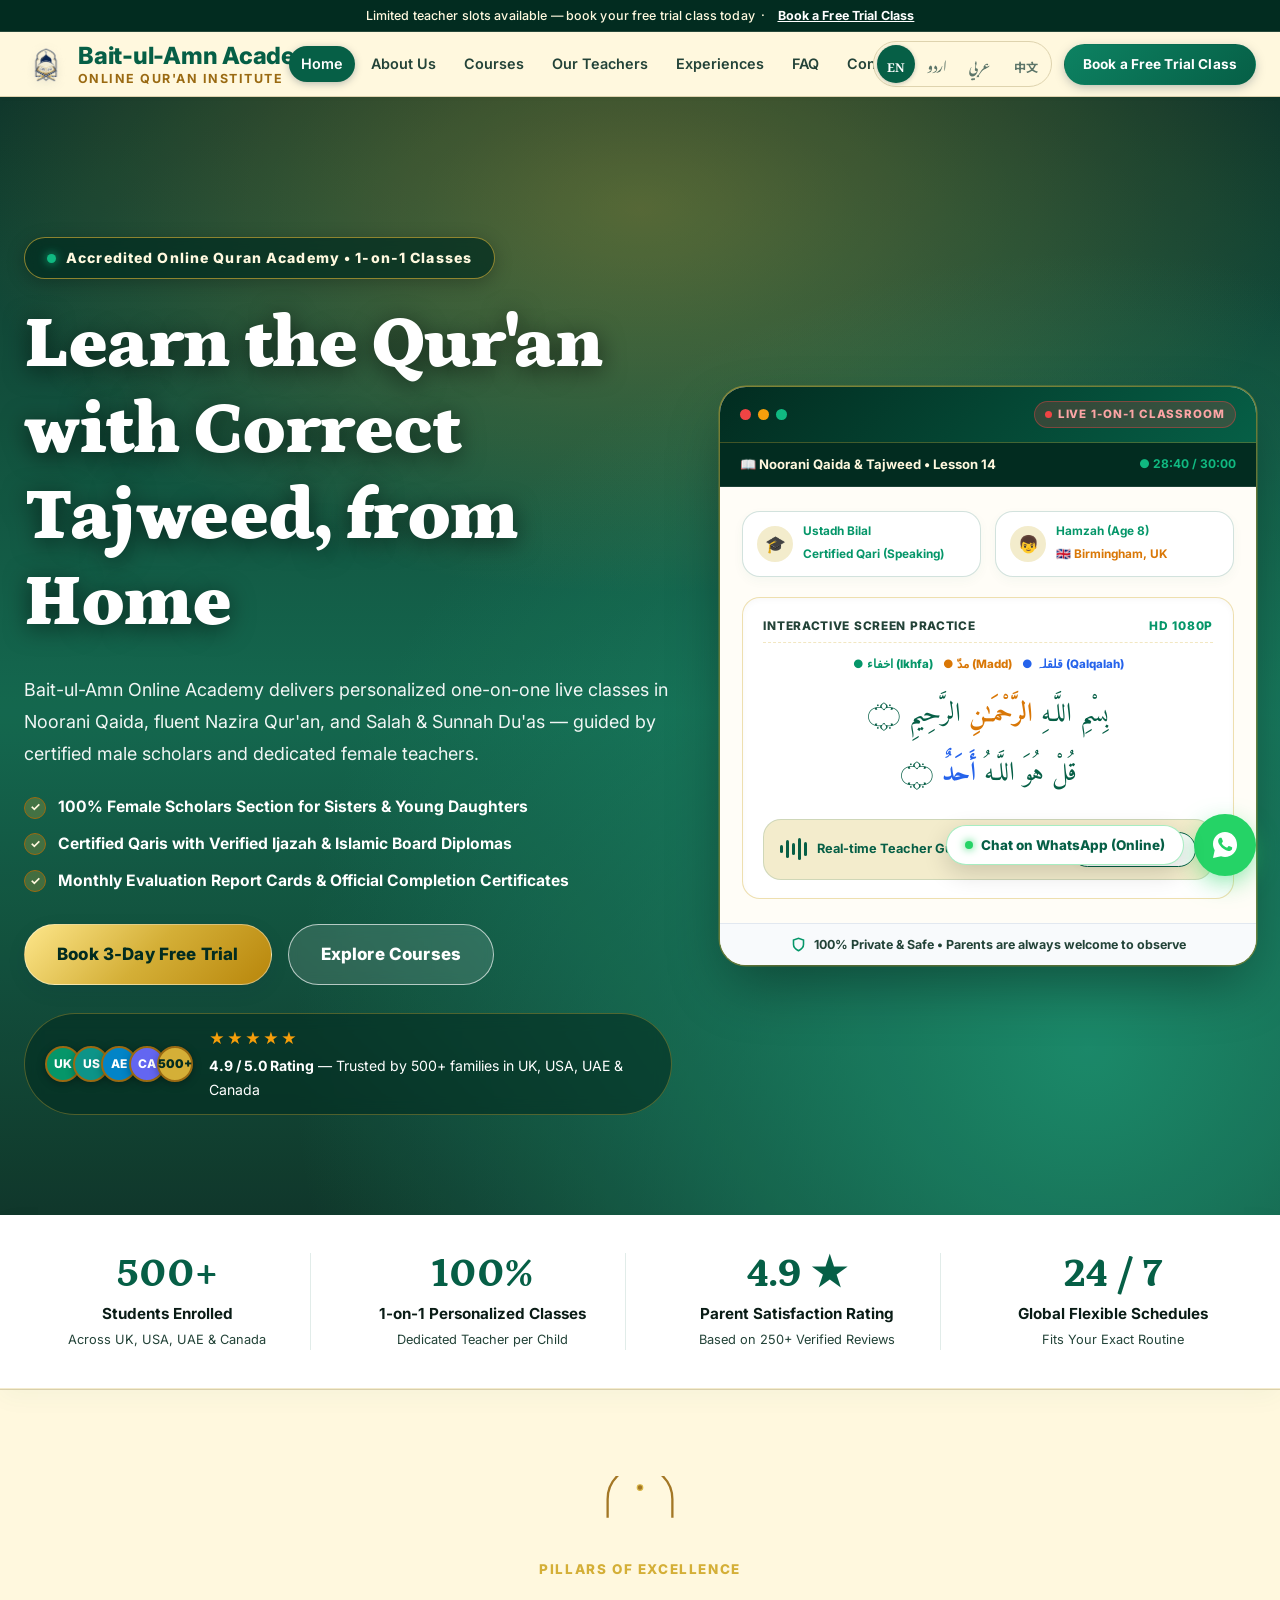
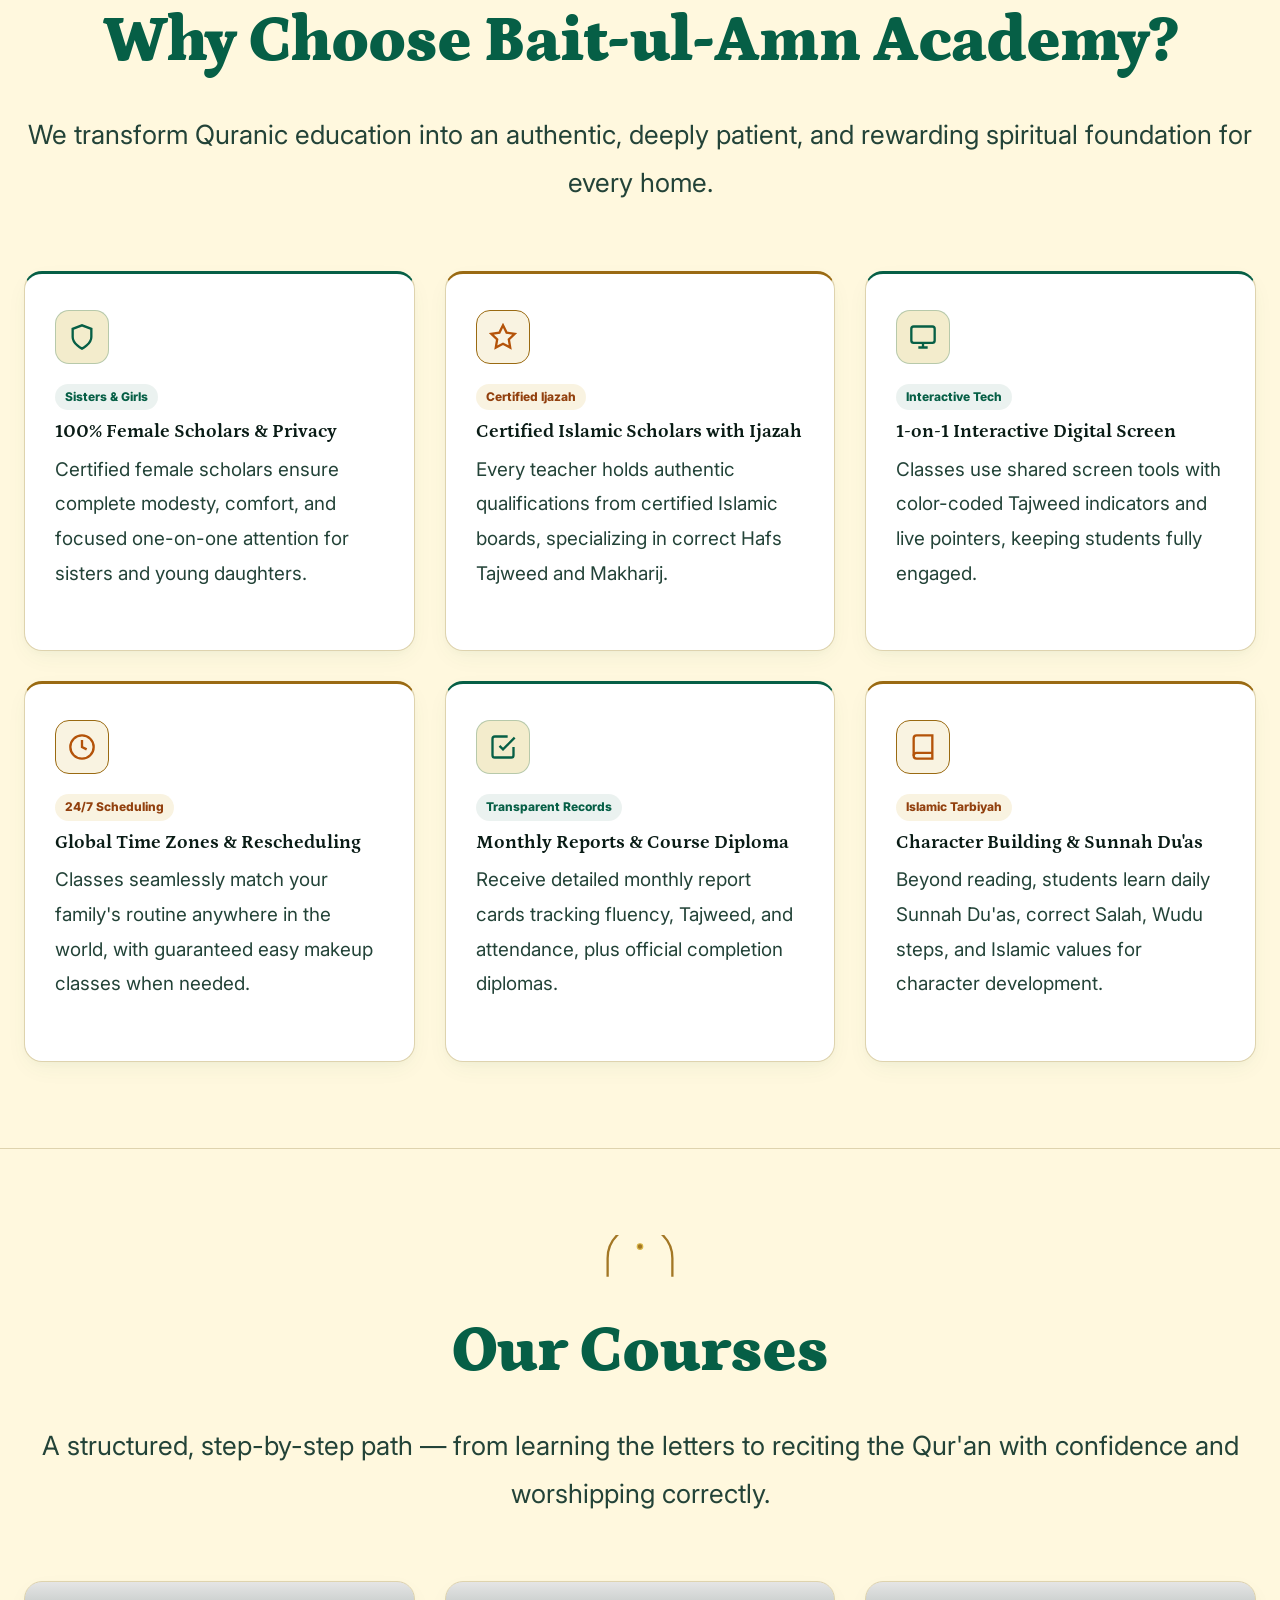
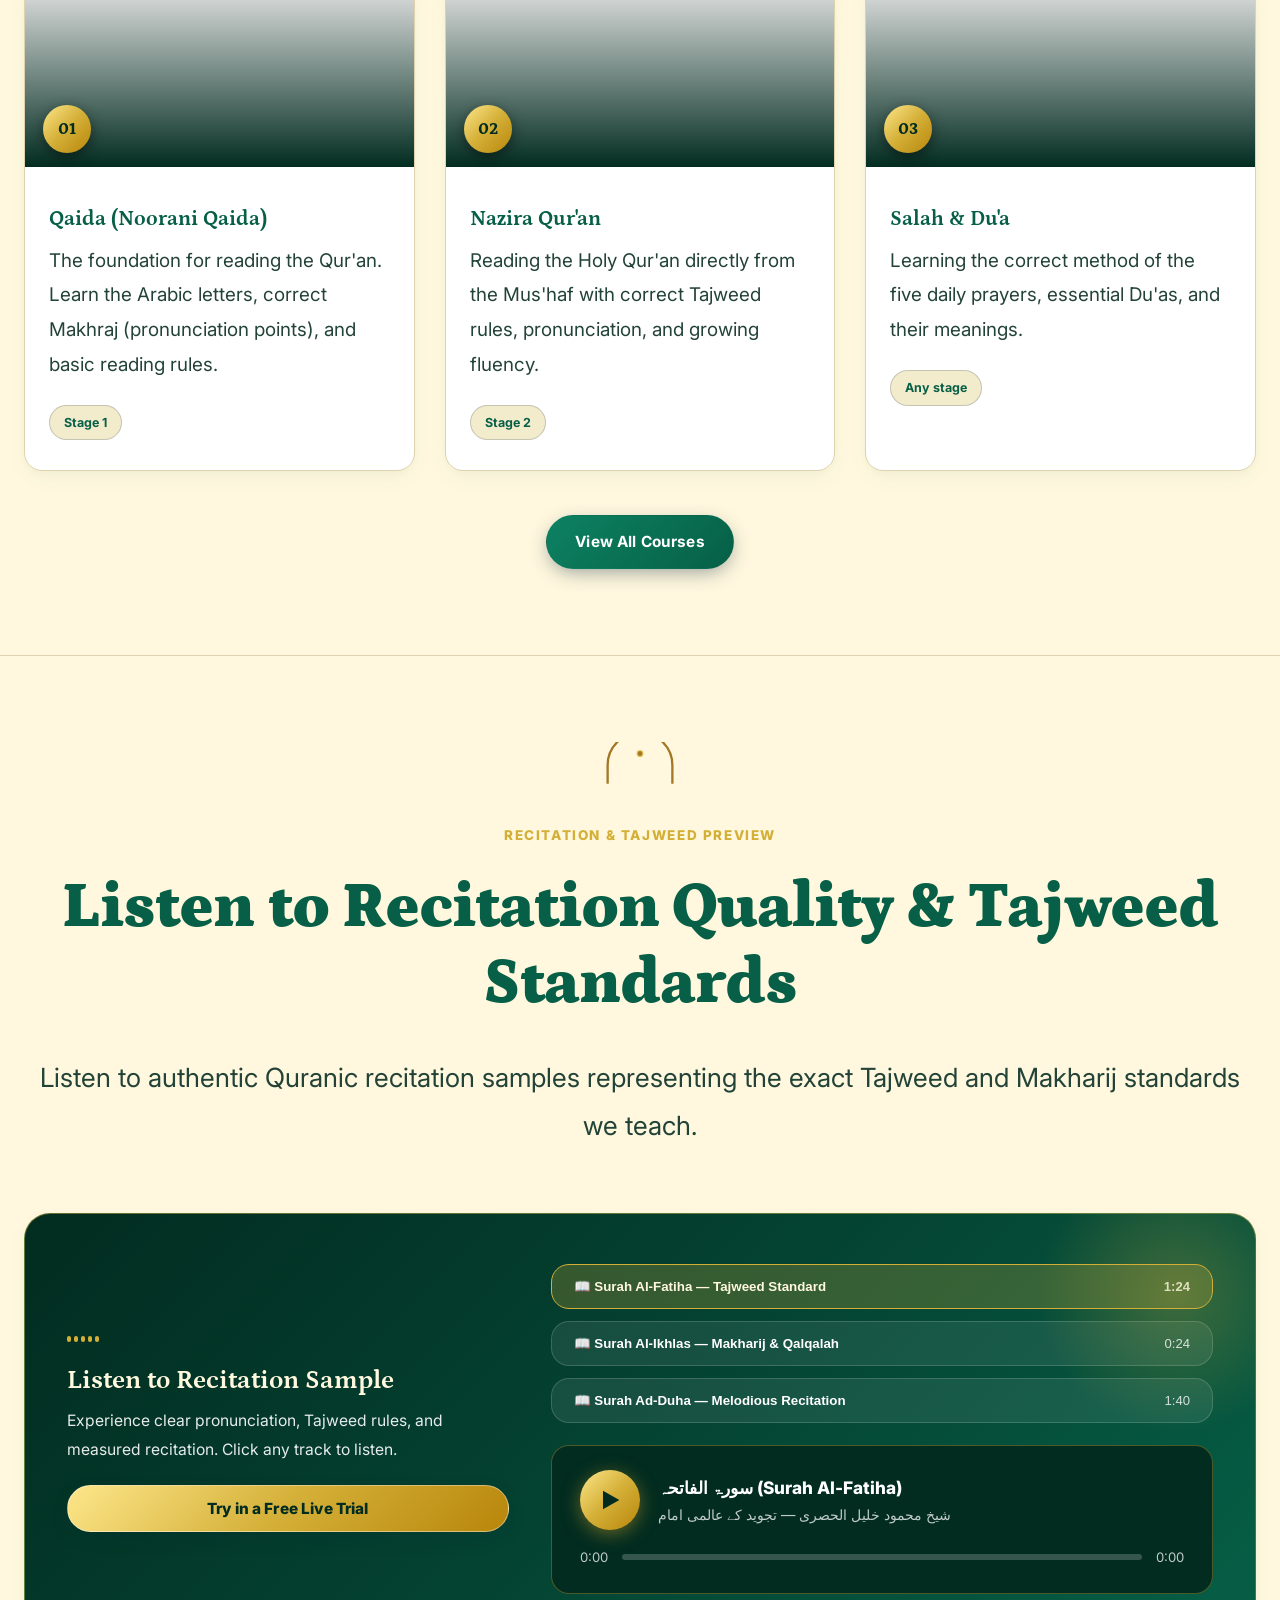
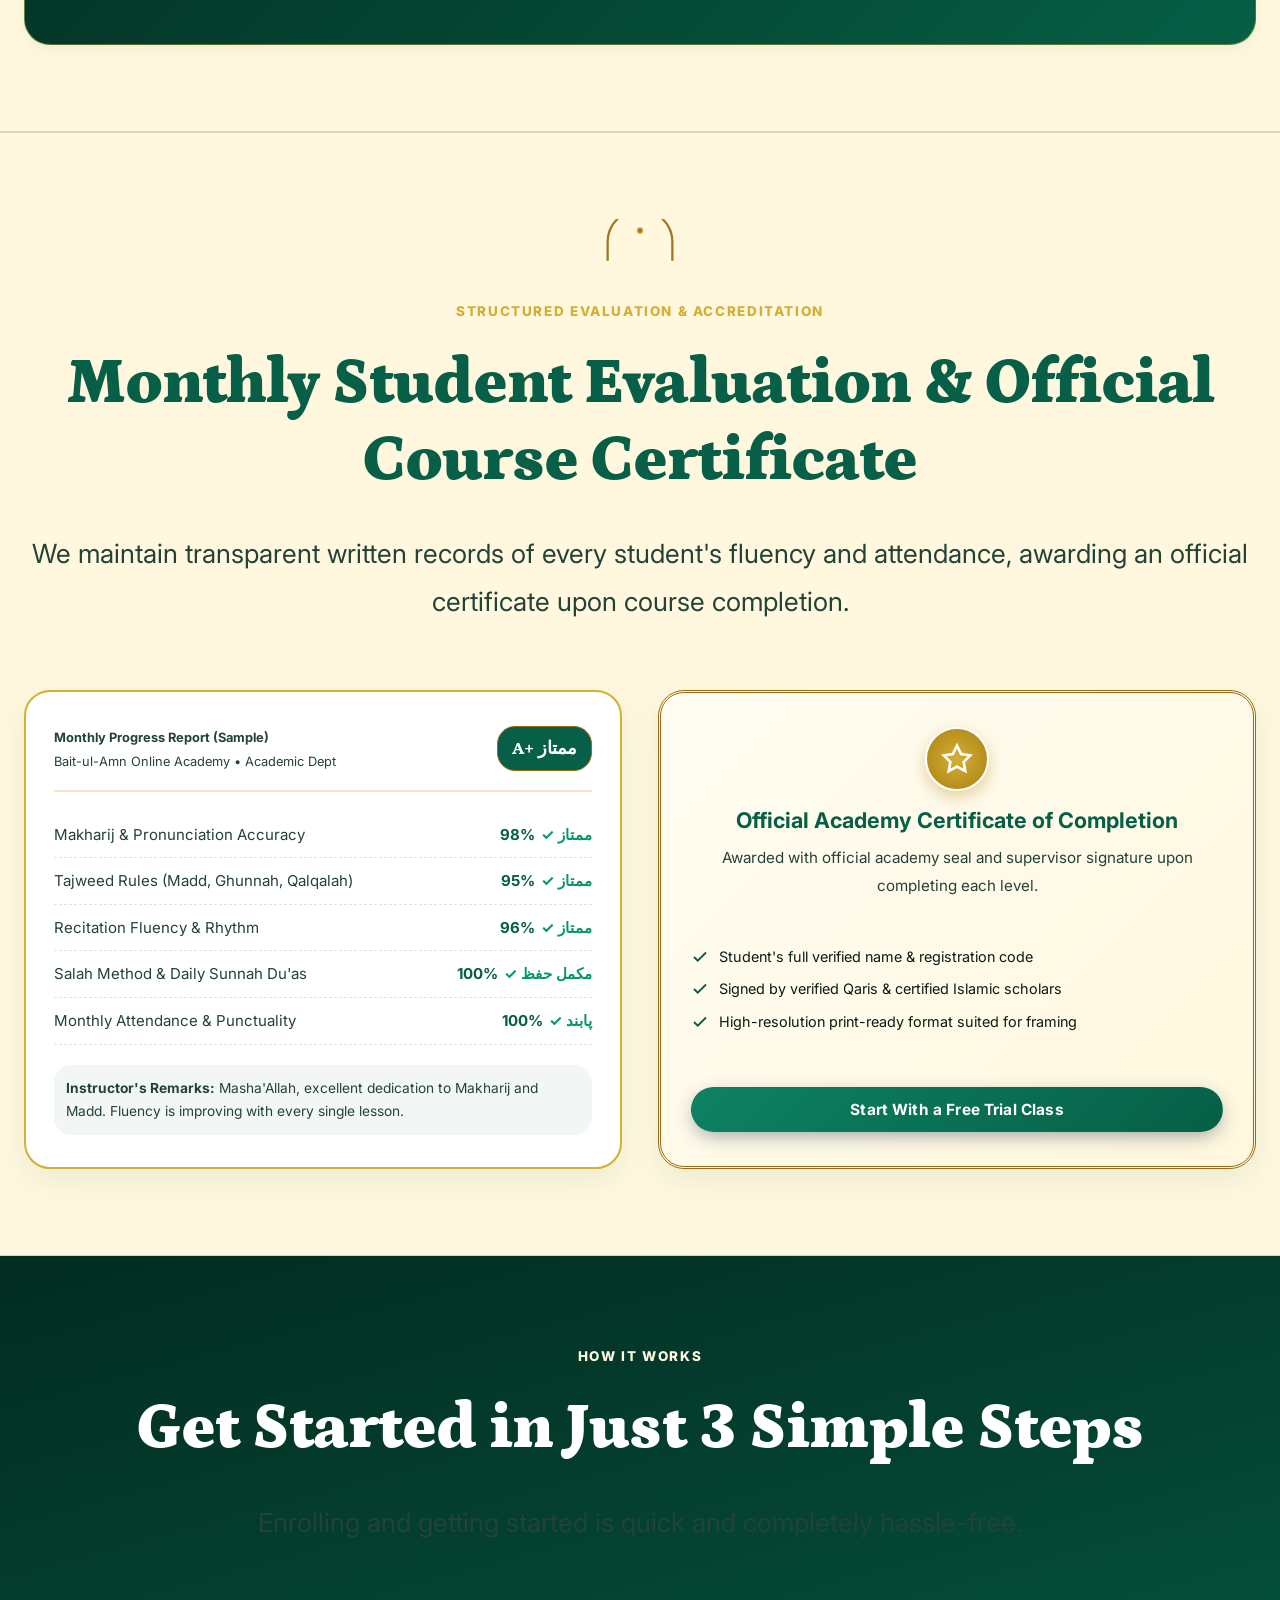
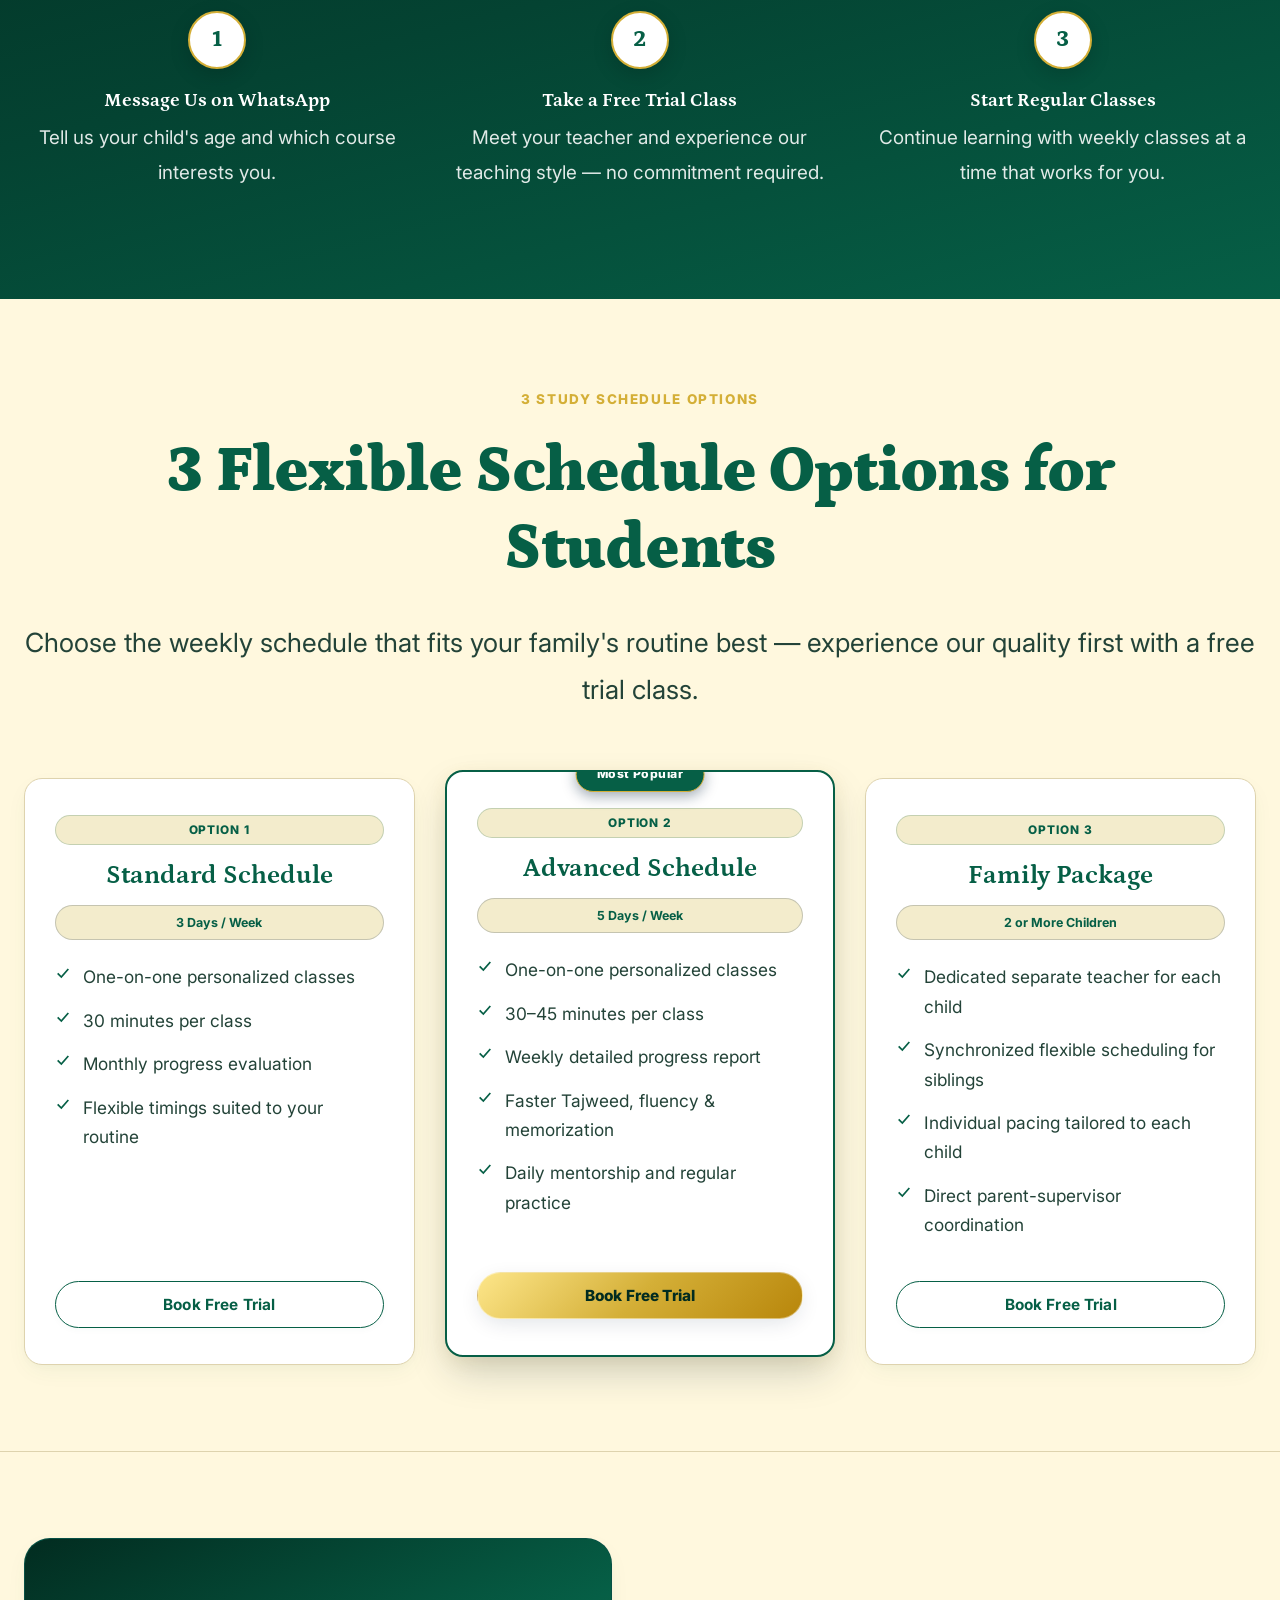
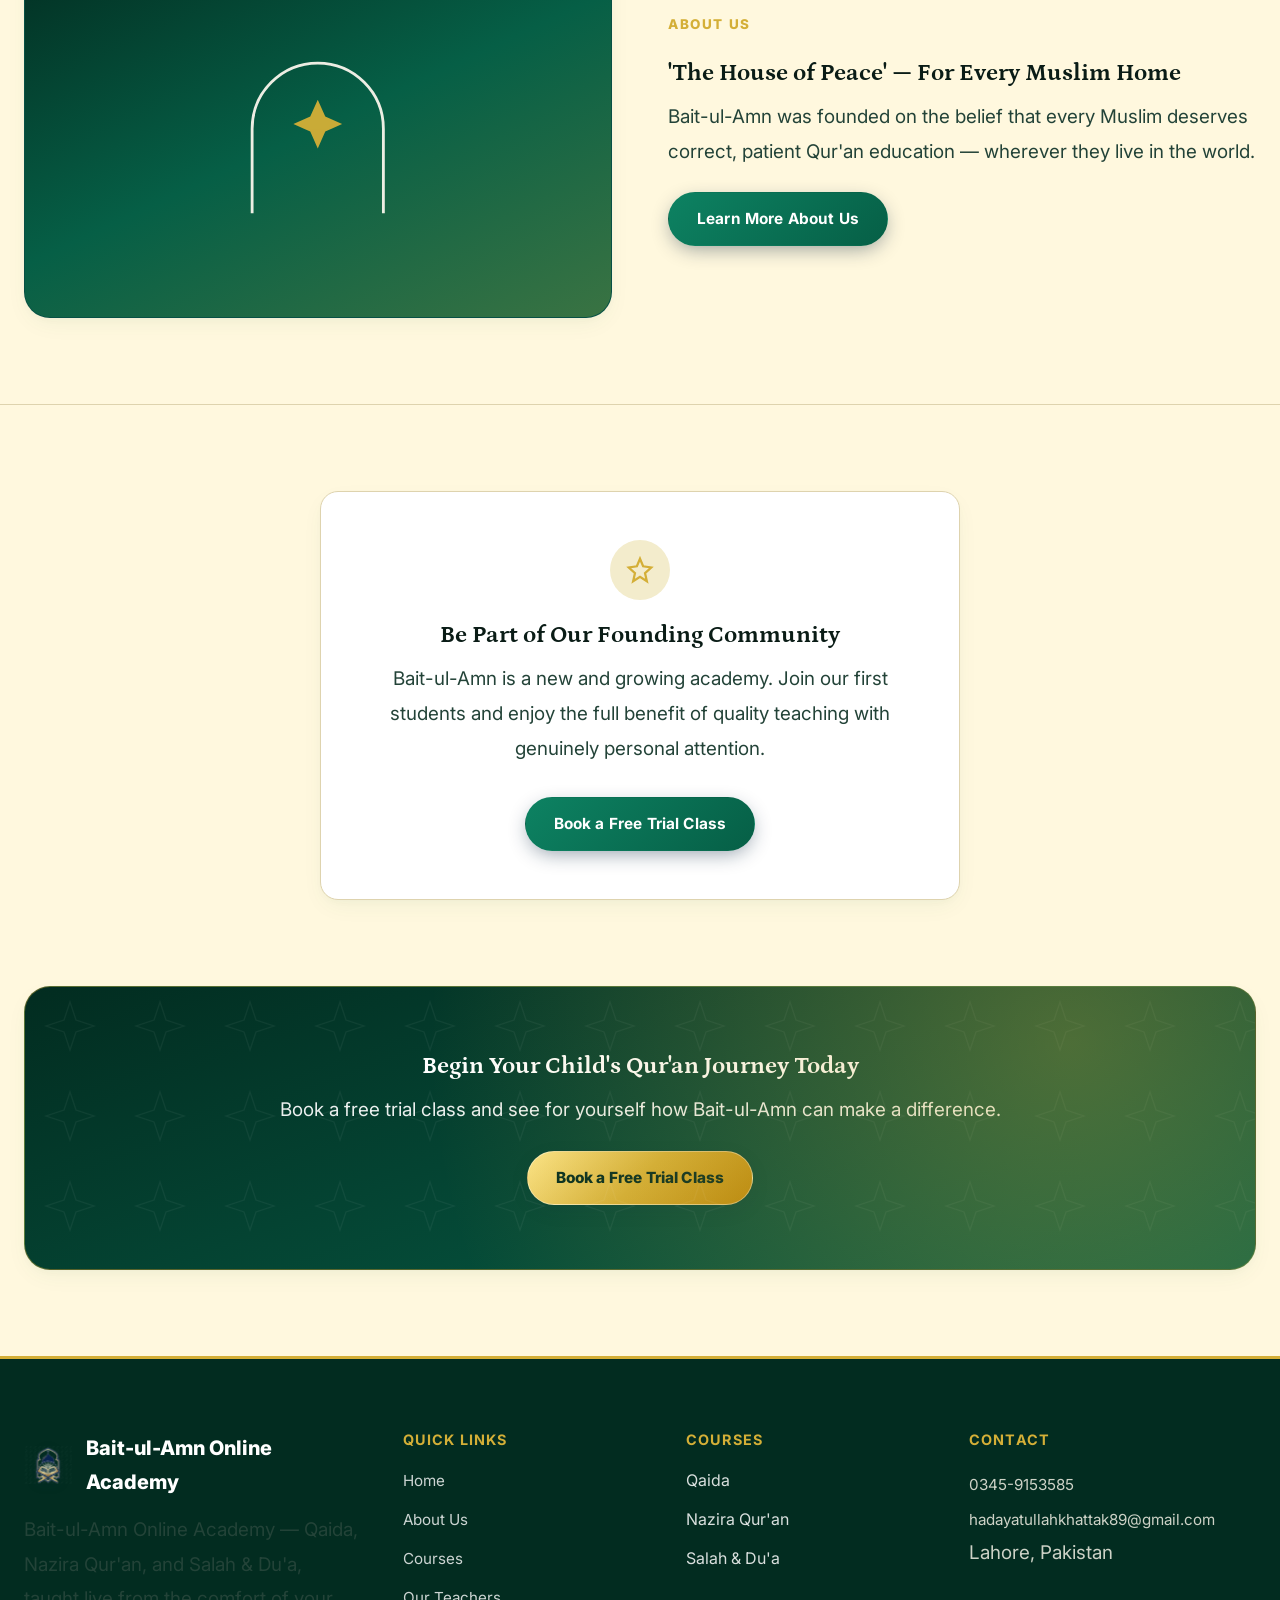
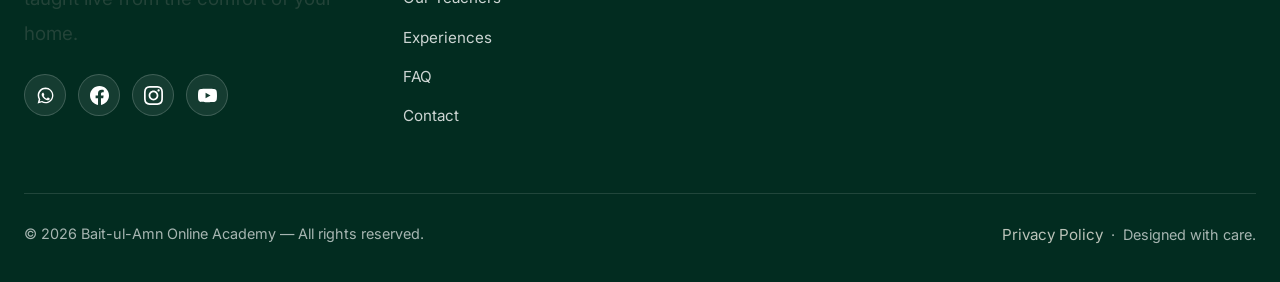
<file: index.html>
﻿<!DOCTYPE html>
<html lang="en" dir="ltr">
<head>
<meta charset="UTF-8">
<meta name="viewport" content="width=device-width, initial-scale=1.0">
<title>Bait-ul-Amn Online Academy | آن لائن قرآن اکیڈمی</title>
<meta name="description" content="Bait-ul-Amn Online Academy - Learn Qaida, Nazira Qur'an, and Salah & Du'a online with qualified teachers.">
<link rel="canonical" href="https://baitulamnacademy.com/index.html">

<meta property="og:type" content="website">
<meta property="og:site_name" content="Bait-ul-Amn Online Academy">
<meta property="og:title" content="Bait-ul-Amn Online Academy | آن لائن قرآن اکیڈمی">
<meta property="og:description" content="Bait-ul-Amn Online Academy - Learn Qaida, Nazira Qur'an, and Salah & Du'a online with qualified teachers.">
<meta property="og:image" content="https://baitulamnacademy.com/images/og-image.png">
<meta property="og:url" content="https://baitulamnacademy.com/index.html">
<meta name="twitter:card" content="summary_large_image">
<meta name="twitter:title" content="Bait-ul-Amn Online Academy | آن لائن قرآن اکیڈمی">
<meta name="twitter:description" content="Bait-ul-Amn Online Academy - Learn Qaida, Nazira Qur'an, and Salah & Du'a online with qualified teachers.">
<meta name="twitter:image" content="https://baitulamnacademy.com/images/og-image.png">

<link rel="icon" type="image/png" href="images/favicon.png">
<link rel="apple-touch-icon" href="images/favicon.png">
<link rel="preconnect" href="https://fonts.googleapis.com">
<link rel="preconnect" href="https://fonts.gstatic.com" crossorigin>
<link href="https://fonts.googleapis.com/css2?family=Petrona:wght@400;500;600;700&family=Inter:wght@400;500;600;700&family=Noto+Nastaliq+Urdu:wght@400;600;700&family=Amiri:wght@400;700&family=Noto+Naskh+Arabic:wght@400;600;700&family=Noto+Serif+SC:wght@600;700&family=Noto+Sans+SC:wght@400;500;600&display=swap" rel="stylesheet">
<link rel="stylesheet" href="css/style.css?v=4.5">
<script type="application/ld+json">
{
  "@context": "https://schema.org",
  "@type": "EducationalOrganization",
  "name": "Bait-ul-Amn Online Academy",
  "alternateName": "بیت الامن آن لائن اکیڈمی",
  "url": "https://baitulamnacademy.com/",
  "logo": "https://baitulamnacademy.com/images/og-image.png",
  "description": "Online Qur'an academy teaching Qaida, Nazira Qur'an, and Salah & Du'a with qualified male and female teachers.",
  "telephone": "+92-345-9153585",
  "email": "hadayatullahkhattak89@gmail.com",
  "address": {
    "@type": "PostalAddress",
    "addressLocality": "Lahore",
    "addressCountry": "PK"
  }
}
</script>
</head>
<body>
<div class="announce-bar">
  <span class="lang lang-ur">محدود ٹیچر سلاٹس دستیاب ہیں — اپنی مفت ٹرائل کلاس ابھی بک کریں</span>
<span class="lang lang-en">Limited teacher slots available — book your free trial class today</span>
<span class="lang lang-ar">أماكن محدودة لدى المعلمين — احجز حصتك التجريبية المجانية اليوم</span>
<span class="lang lang-zh">教师名额有限——立即预约您的免费试听课</span> &nbsp;·&nbsp; <a href="contact.html" data-open-modal="trial"><span class="lang lang-ur">مفت ٹرائل کلاس بک کریں</span>
<span class="lang lang-en">Book a Free Trial Class</span>
<span class="lang lang-ar">احجز حصة تجريبية مجانية</span>
<span class="lang lang-zh">预约免费试听课</span></a>
</div><header class="site-header">
  <div class="header-inner">
    <a href="index.html" class="brand">
      <span class="brand-mark"><img src="images/logo-icon.png" alt="Bait-ul-Amn Online Academy Logo" width="50" height="50"></span>
      <span class="brand-text">
        <span class="brand-title">
          <span class="lang lang-ur">بیت الامن آن لائن اکیڈمی</span>
          <span class="lang lang-en">Bait-ul-Amn Academy</span>
          <span class="lang lang-ar">أكاديمية بيت الأمن</span>
          <span class="lang lang-zh">Bait-ul-Amn 学院</span>
        </span>
        <span class="brand-sub">
          <span class="lang lang-ur">آن لائن قرآن انسٹیٹیوٹ</span>
          <span class="lang lang-en">Online Qur'an Institute</span>
          <span class="lang lang-ar">معهد القرآن الكريم عن بعد</span>
          <span class="lang lang-zh">在线古兰经学院</span>
        </span>
      </span>
    </a>
    <nav class="main-nav">
      <ul><li><a href="index.html" class="active"><span class="lang lang-ur">ہوم</span>
<span class="lang lang-en">Home</span>
<span class="lang lang-ar">الرئيسية</span>
<span class="lang lang-zh">首页</span></a></li><li><a href="about.html" class=""><span class="lang lang-ur">ہمارے بارے میں</span>
<span class="lang lang-en">About Us</span>
<span class="lang lang-ar">من نحن</span>
<span class="lang lang-zh">关于我们</span></a></li><li><a href="courses.html" class=""><span class="lang lang-ur">کورسز</span>
<span class="lang lang-en">Courses</span>
<span class="lang lang-ar">الدورات</span>
<span class="lang lang-zh">课程</span></a></li><li><a href="teachers.html" class=""><span class="lang lang-ur">اساتذہ</span>
<span class="lang lang-en">Our Teachers</span>
<span class="lang lang-ar">معلمونا</span>
<span class="lang lang-zh">师资团队</span></a></li><li><a href="testimonials.html" class=""><span class="lang lang-ur">طلبہ کا تجربہ</span>
<span class="lang lang-en">Experiences</span>
<span class="lang lang-ar">تجارب الطلاب</span>
<span class="lang lang-zh">学员体验</span></a></li><li><a href="faq.html" class=""><span class="lang lang-ur">سوالات</span>
<span class="lang lang-en">FAQ</span>
<span class="lang lang-ar">الأسئلة الشائعة</span>
<span class="lang lang-zh">常见问题</span></a></li><li><a href="contact.html" class=""><span class="lang lang-ur">رابطہ</span>
<span class="lang lang-en">Contact</span>
<span class="lang lang-ar">تواصل معنا</span>
<span class="lang lang-zh">联系我们</span></a></li></ul>
    </nav>
    <div class="header-right">
      <div class="lang-switch">
        <button data-lang="en">EN</button>
        <button data-lang="ur">اردو</button>
        <button data-lang="ar">عربي</button>
        <button data-lang="zh">中文</button>
      </div>
      <a href="contact.html" data-open-modal="trial" class="btn btn-primary"><span class="lang lang-ur">مفت ٹرائل کلاس بک کریں</span>
<span class="lang lang-en">Book a Free Trial Class</span>
<span class="lang lang-ar">احجز حصة تجريبية مجانية</span>
<span class="lang lang-zh">预约免费试听课</span></a>
      <button class="nav-toggle" aria-label="Menu"><span></span><span></span><span></span></button>
    </div>
  </div>
</header>

<section class="hero">
  <div class="container">
    <div class="hero-split-grid">
      <!-- Left Column: Compelling Typography & Trust Action Stack -->
      <div class="hero-content-col">
        <div class="hero-eyebrow-pill">
          <span class="pill-dot"></span>
          <span class="lang lang-ur">مستند عالمی آن لائن قرآن انسٹیٹیوٹ • انفرادی کلاسز</span>
          <span class="lang lang-en">Accredited Online Quran Academy • 1-on-1 Classes</span>
          <span class="lang lang-ar">أكاديمية القرآن العالمية المعتمدة • حصص فردية</span>
          <span class="lang lang-zh">认证国际古兰经学院 • 一对一专属辅导</span>
        </div>

        <h1 class="hero-main-title lang lang-ur">قرآن مجید درست تجوید کے ساتھ، اپنے گھر بیٹھے سیکھیں</h1>
        <h1 class="hero-main-title lang lang-en">Learn the Qur'an with Correct Tajweed, from Home</h1>
        <h1 class="hero-main-title lang lang-ar">تعلّم القرآن الكريم بأحكام التجويد الصحيحة من منزلك</h1>
        <h1 class="hero-main-title lang lang-zh">在家学习掌握纯正塔吉威德规则的古兰经</h1>

        <p class="hero-description lang lang-ur">بیت الامن اکیڈمی بچوں، بچیوں اور فیملیز کے لیے وفاق المدارس و مستند اسناد یافتہ قراء کرام اور باحجاب معلمات کی زیرِ نگرانی قاعدہ، ناظرہ قرآن اور نماز و دعا کی معیاری کلاسز فراہم کرتی ہے۔</p>
        <p class="hero-description lang lang-en">Bait-ul-Amn Online Academy delivers personalized one-on-one live classes in Noorani Qaida, fluent Nazira Qur'an, and Salah & Sunnah Du'as — guided by certified male scholars and dedicated female teachers.</p>
        <p class="hero-description lang lang-ar">تقدّم أكاديمية بيت الأمن حصصًا فردية تفاعلية مباشرة في القاعدة النورانية وتلاوة القرآن والصلاة والأدعية — بإشراف قراء مجازين ومعلمات مؤهلات.</p>
        <p class="hero-description lang lang-zh">拜特安学院为儿童与成人提供卡伊达基础、纳兹拉古兰经诵读及圣行礼仪一对一实时在线教学，由资深男女导师亲授。</p>

        <div class="hero-highlights-list">
          <div class="hero-highlight-item">
            <span class="highlight-icon-check">✓</span>
            <span class="lang lang-ur">بہنوں اور بچیوں کے لیے 100% مستند باحجاب معلمات کا پردہ دار ماحول</span>
            <span class="lang lang-en">100% Female Scholars Section for Sisters & Young Daughters</span>
            <span class="lang lang-ar">قسم خاص ومعلمات مؤهلات ومحجبات للأخوات والفتيات</span>
            <span class="lang lang-zh">为女性及女童配备专属资深女经师，保障完全私密舒适</span>
          </div>
          <div class="hero-highlight-item">
            <span class="highlight-icon-check">✓</span>
            <span class="lang lang-ur">وفاق المدارس و مستند اسلامی جامعات سے سند یافتہ تجربہ کار اساتذہ</span>
            <span class="lang lang-en">Certified Qaris with Verified Ijazah & Islamic Board Diplomas</span>
            <span class="lang lang-ar">قراء مجازون ومعلمون حاصلون على شهادات معتمدة</span>
            <span class="lang lang-zh">所有任课教师均持有正规伊斯兰学术机构权威认证资历</span>
          </div>
          <div class="hero-highlight-item">
            <span class="highlight-icon-check">✓</span>
            <span class="lang lang-ur">ماہانہ تفصیلی پراگریس رپورٹ کارڈ اور تجوید القرآن اعزازی سند</span>
            <span class="lang lang-en">Monthly Evaluation Report Cards & Official Completion Certificates</span>
            <span class="lang lang-ar">تقارير شهرية مفصلة وشهادات إتمام معتمدة</span>
            <span class="lang lang-zh">每月详实学情评估报告及官方颁发结业荣誉证书</span>
          </div>
        </div>

        <div class="hero-cta-group">
          <a href="contact.html" data-open-modal="trial" class="btn btn-gold">
            <span class="lang lang-ur">3 دن کی مفت ٹرائل کلاس لیں</span>
            <span class="lang lang-en">Book 3-Day Free Trial</span>
            <span class="lang lang-ar">احجز 3 حصص تجريبية مجانًا</span>
            <span class="lang lang-zh">免费预约3天试听课</span>
          </a>
          <a href="courses.html" class="btn btn-outline-light">
            <span class="lang lang-ur">کورسز کا نصاب دیکھیں</span>
            <span class="lang lang-en">Explore Courses</span>
            <span class="lang lang-ar">اطّلع على الدورات</span>
            <span class="lang lang-zh">查看课程大纲</span>
          </a>
        </div>

        <div class="hero-social-proof-card">
          <div class="avatar-stack">
            <div class="avatar-bubble" style="background:#059669;">UK</div>
            <div class="avatar-bubble" style="background:#0D9488;">US</div>
            <div class="avatar-bubble" style="background:#0284C7;">AE</div>
            <div class="avatar-bubble" style="background:#6366F1;">CA</div>
            <div class="avatar-bubble avatar-badge-count">500+</div>
          </div>
          <div class="proof-text">
            <div class="proof-stars">★★★★★</div>
            <div>
              <strong class="lang lang-ur">4.9 / 5.0 ریٹنگ</strong><strong class="lang lang-en">4.9 / 5.0 Rating</strong>
              <span class="lang lang-ur"> — برطانیہ، امریکہ، کینیڈا اور یو اے ای کے والدین کا اعتماد</span>
              <span class="lang lang-en"> — Trusted by 500+ families in UK, USA, UAE & Canada</span>
              <span class="lang lang-ar"> — ثقة أكثر من 500 عائلة حول العالم</span>
              <span class="lang lang-zh"> —— 深受全球500+穆斯林家庭信赖</span>
            </div>
          </div>
        </div>
      </div>

      <!-- Right Column: Interactive Virtual Classroom Preview Card -->
      <div class="classroom-col">
        <div class="virtual-classroom-card">
          <div class="classroom-window-header">
            <div class="window-dots">
              <span class="window-dot dot-red"></span>
              <span class="window-dot dot-yellow"></span>
              <span class="window-dot dot-green"></span>
            </div>
            <div class="classroom-live-tag">
              <span class="live-recording-indicator"></span>
              <span class="lang lang-ur">لائیو 1-on-1 کلاس روم</span>
              <span class="lang lang-en">LIVE 1-ON-1 CLASSROOM</span>
              <span class="lang lang-ar">حصة تفاعلية مباشرة</span>
              <span class="lang lang-zh">实时一对一互动教室</span>
            </div>
          </div>

          <div class="classroom-subject-bar">
            <span>📖 <span class="lang lang-ur">نورانی قاعدہ و تجوید • سبق 14: مخارج و قلقلہ</span><span class="lang lang-en">Noorani Qaida & Tajweed • Lesson 14</span><span class="lang lang-ar">القاعدة النورانية • درس المخارج</span><span class="lang lang-zh">努拉尼卡伊达与发音规则 第14课</span></span>
            <span style="color:#10B981;font-size:0.75rem;">● 28:40 / 30:00</span>
          </div>

          <div class="classroom-body-screen">
            <div class="classroom-participants-row">
              <div class="participant-mini-box">
                <div class="participant-avatar-icon">🎓</div>
                <div class="participant-meta">
                  <h5>
                    <span class="lang lang-ur">استاذ بلال</span>
                    <span class="lang lang-en">Ustadh Bilal</span>
                    <span class="lang lang-ar">الأستاذ بلال</span>
                    <span class="lang lang-zh">比拉尔 导师</span>
                  </h5>
                  <span>
                    <span class="lang lang-ur">معلم (وفاق سرٹیفائیڈ)</span>
                    <span class="lang lang-en">Certified Qari (Speaking)</span>
                    <span class="lang lang-ar">معلم معتمد</span>
                    <span class="lang lang-zh">认证经师（在线授课中）</span>
                  </span>
                </div>
              </div>

              <div class="participant-mini-box">
                <div class="participant-avatar-icon">👦</div>
                <div class="participant-meta">
                  <h5>
                    <span class="lang lang-ur">حمزہ (عمر 8 سال)</span>
                    <span class="lang lang-en">Hamzah (Age 8)</span>
                    <span class="lang lang-ar">حمزة (8 سنوات)</span>
                    <span class="lang lang-zh">哈姆扎（8岁）</span>
                  </h5>
                  <span style="color:#D97706;">🇬🇧 Birmingham, UK</span>
                </div>
              </div>
            </div>

            <!-- Digital Mushaf / Qaida Screen -->
            <div class="digital-mushaf-board">
              <div class="mushaf-board-header">
                <span>
                  <span class="lang lang-ur">ڈیجیٹل سکرین مشق</span>
                  <span class="lang lang-en">Interactive Screen Practice</span>
                  <span class="lang lang-ar">شاشة التلاوة التفاعلية</span>
                  <span class="lang lang-zh">屏幕实时互动拼读</span>
                </span>
                <span style="color:#059669;font-weight:800;">HD 1080p</span>
              </div>

              <div class="tajweed-legend">
                <span class="tajweed-green">● اخفاء (Ikhfa)</span>
                <span class="tajweed-gold">● مدّ (Madd)</span>
                <span class="tajweed-blue">● قلقلہ (Qalqalah)</span>
              </div>

              <div class="tajweed-sample-arabic">
                بِسْمِ اللَّـهِ <span class="tajweed-gold">الرَّحْمَـٰنِ</span> الرَّحِيمِ ۝
                <br>
                قُلْ هُوَ اللَّـهُ <span class="tajweed-blue">أَحَدٌ</span> ۝
              </div>

              <!-- Live Audio Demo Soundwave -->
              <div class="live-audio-demo-strip">
                <div style="display:flex;align-items:center;gap:10px;">
                  <div class="live-demo-soundwave">
                    <span class="wave-bar"></span>
                    <span class="wave-bar"></span>
                    <span class="wave-bar"></span>
                    <span class="wave-bar"></span>
                    <span class="wave-bar"></span>
                  </div>
                  <div style="font-size:0.8rem;font-weight:700;color:var(--c-primary);">
                    <span class="lang lang-ur">استاد کی براہِ راست رہنمائی</span>
                    <span class="lang lang-en">Real-time Teacher Guidance</span>
                    <span class="lang lang-ar">توجيه صوتي مباشر من المعلم</span>
                    <span class="lang lang-zh">教师实时发音纠偏与指导</span>
                  </div>
                </div>
                <a href="#listen-preview" class="btn btn-outline" style="padding:6px 14px;font-size:0.78rem;border-radius:var(--radius-full);border-color:var(--c-primary);color:var(--c-primary);">
                  <span class="lang lang-ur">تجوید سنیں 🔊</span>
                  <span class="lang lang-en">Listen Demo 🔊</span>
                  <span class="lang lang-ar">استمع 🔊</span>
                  <span class="lang lang-zh">试听音频 🔊</span>
                </a>
              </div>
            </div>
          </div>

          <div class="classroom-footer-pill">
            <svg width="15" height="15" viewBox="0 0 24 24" fill="none" stroke="#059669" stroke-width="2.5"><path d="M12 22s8-4 8-10V5l-8-3-8 3v7c0 6 8 10 8 10z"/></svg>
            <span class="lang lang-ur">100% محفوظ و ذاتی سکرین • والدین کسی بھی وقت کلاس سن سکتے ہیں</span>
            <span class="lang lang-en">100% Private & Safe • Parents are always welcome to observe</span>
            <span class="lang lang-ar">بيئة آمنة وخاصة 100% • يمكن لولي الأمر الحضور في أي وقت</span>
            <span class="lang lang-zh">100% 安全私密环境 • 家长可随时在线旁听监督</span>
          </div>
        </div>
      </div>
    </div>
  </div>
</section>

<!-- Global Stats Bar -->
<section class="global-stats-section">
  <div class="container">
    <div class="global-stats-grid">
      <div class="stat-card-item">
        <div class="stat-card-num">500+</div>
        <div class="stat-card-label">
          <span class="lang lang-ur">طلبہ و طالبات</span>
          <span class="lang lang-en">Students Enrolled</span>
          <span class="lang lang-ar">طالب وطالبة</span>
          <span class="lang lang-zh">在读注册学员</span>
        </div>
        <div class="stat-card-sub">
          <span class="lang lang-ur">برطانیہ، امریکہ اور خلیجی ممالک میں</span>
          <span class="lang lang-en">Across UK, USA, UAE & Canada</span>
          <span class="lang lang-ar">في مختلف دول العالم</span>
          <span class="lang lang-zh">遍布英美阿联酋及加拿大</span>
        </div>
      </div>

      <div class="stat-card-item">
        <div class="stat-card-num">100%</div>
        <div class="stat-card-label">
          <span class="lang lang-ur">انفرادی ون آن ون توجہ</span>
          <span class="lang lang-en">1-on-1 Personalized Classes</span>
          <span class="lang lang-ar">حصص فردية بالكامل</span>
          <span class="lang lang-zh">一对一定制化教学</span>
        </div>
        <div class="stat-card-sub">
          <span class="lang lang-ur">ہر بچے کے لیے الگ استاد</span>
          <span class="lang lang-en">Dedicated Teacher per Child</span>
          <span class="lang lang-ar">معلم خاص لكل طالب</span>
          <span class="lang lang-zh">每位学员配备专属导师</span>
        </div>
      </div>

      <div class="stat-card-item">
        <div class="stat-card-num">4.9 ★</div>
        <div class="stat-card-label">
          <span class="lang lang-ur">والدین کا مصدقہ اعتماد</span>
          <span class="lang lang-en">Parent Satisfaction Rating</span>
          <span class="lang lang-ar">تقييم رضا أولياء الأمور</span>
          <span class="lang lang-zh">家长综合好评率</span>
        </div>
        <div class="stat-card-sub">
          <span class="lang lang-ur">مستند آراء کی بنیاد پر</span>
          <span class="lang lang-en">Based on 250+ Verified Reviews</span>
          <span class="lang lang-ar">بناءً على تقييمات أولياء الأمور</span>
          <span class="lang lang-zh">基于数百条真实家长评价</span>
        </div>
      </div>

      <div class="stat-card-item">
        <div class="stat-card-num">24 / 7</div>
        <div class="stat-card-label">
          <span class="lang lang-ur">لچکدار عالمی اوقات</span>
          <span class="lang lang-en">Global Flexible Schedules</span>
          <span class="lang lang-ar">أوقات مرنة لجميع الدول</span>
          <span class="lang lang-zh">覆盖各时区的弹性排课</span>
        </div>
        <div class="stat-card-sub">
          <span class="lang lang-ur">آپ کی فیملی کی سہولت کے مطابق</span>
          <span class="lang lang-en">Fits Your Exact Routine</span>
          <span class="lang lang-ar">بما يناسب جدول عائلتك</span>
          <span class="lang lang-zh">完美贴合全家日常生活作息</span>
        </div>
      </div>
    </div>
  </div>
</section>

<section class="section section-alt" id="why-us">
  <div class="container">
    <div class="section-head">
      <div class="divider-arch" style="color:var(--c-gold)"><svg viewBox="0 0 64 40" xmlns="http://www.w3.org/2000/svg" aria-hidden="true">
<path d="M4 36 V20 A28 28 0 0 1 60 20 V36" fill="none" stroke="currentColor" stroke-width="2"/>
<circle cx="32" cy="10" r="2.4" fill="currentColor"/>
</svg></div>
      <span class="eyebrow"><span class="lang lang-ur">ہماری خصوصیات اور تدریسی معیار</span>
<span class="lang lang-en">PILLARS OF EXCELLENCE</span>
<span class="lang lang-ar">ركائز التميز التعليمي</span>
<span class="lang lang-zh">六大核心教学优势</span></span>
      <h2 class="lang lang-ur">بیت الامن اکیڈمی کا انتخاب کیوں کریں؟</h2>
      <h2 class="lang lang-en">Why Choose Bait-ul-Amn Academy?</h2>
      <h2 class="lang lang-ar">لماذا يختار أولياء الأمور أكاديمية بيت الأمن؟</h2>
      <h2 class="lang lang-zh">为什么全球家长选择拜特安学院？</h2>
      <p class="lang lang-ur">ہم قرآنی تعلیم کو محض ایک کلاس نہیں بلکہ ہر طالب علم کے لیے ایک باعزت، آسان، اور دائمی اسلامی تربیت بناتے ہیں۔</p>
      <p class="lang lang-en">We transform Quranic education into an authentic, deeply patient, and rewarding spiritual foundation for every home.</p>
      <p class="lang lang-ar">نحوّل تعليم القرآن إلى مسار تربوي متكامل يغرس القيم الإسلامية الصحيحة في بيئة موثوقة ومريحة.</p>
      <p class="lang lang-zh">我们致力于将古兰经教育转化为一段系统、耐心且充满收获的终身精神基石。</p>
    </div>

    <div class="grid grid-3">
      <!-- Pillar 1: Female Scholars -->
      <div class="card" style="position:relative;border-top:3px solid var(--c-primary);">
        <div style="width:54px;height:54px;border-radius:14px;background:var(--c-primary-soft);border:1.5px solid rgba(6,95,70,0.25);display:flex;align-items:center;justify-content:center;margin-bottom:18px;color:var(--c-primary);">
          <svg width="28" height="28" viewBox="0 0 24 24" fill="none" stroke="currentColor" stroke-width="2"><path d="M12 22s8-4 8-10V5l-8-3-8 3v7c0 6 8 10 8 10z"/></svg>
        </div>
        <div style="display:inline-block;background:rgba(6,95,70,0.08);color:var(--c-primary);font-size:0.75rem;font-weight:800;padding:3px 10px;border-radius:var(--radius-full);margin-bottom:10px;">
          <span class="lang lang-ur">خواتین و بچیوں کے لیے</span>
          <span class="lang lang-en">Sisters & Girls</span>
          <span class="lang lang-ar">للأخوات والفتيات</span>
          <span class="lang lang-zh">女性与女童专属</span>
        </div>
        <h3 class="lang lang-ur">100% باحجاب معلمات اور شرعی پردہ</h3>
        <h3 class="lang lang-en">100% Female Scholars & Privacy</h3>
        <h3 class="lang lang-ar">قسم خاص وآمن تمامًا للأخوات</h3>
        <h3 class="lang lang-zh">专属资深女经师与安全私密空间</h3>
        <p class="lang lang-ur">طالبات اور بچیوں کے لیے مستند باحجاب قاریات اور عالمات کی زیرِ نگرانی مکمل محفوظ و شرعی ماحول فراہم کیا جاتا ہے۔</p>
        <p class="lang lang-en">Certified female scholars ensure complete modesty, comfort, and focused one-on-one attention for sisters and young daughters.</p>
        <p class="lang lang-ar">معلمات مؤهلات ومحجبات يوفّرن بيئة تعليمية خاصة وآمنة تمامًا للأخوات والفتيات الصغيرات.</p>
        <p class="lang lang-zh">由经权威认证的资深女经师全程授课，为女学员与年幼女童提供完全私密、舒适的一对一学习保障。</p>
      </div>

      <!-- Pillar 2: Certified Scholars -->
      <div class="card" style="position:relative;border-top:3px solid var(--c-gold);">
        <div style="width:54px;height:54px;border-radius:14px;background:rgba(212,175,55,0.15);border:1.5px solid var(--c-gold);display:flex;align-items:center;justify-content:center;margin-bottom:18px;color:#B45309;">
          <svg width="28" height="28" viewBox="0 0 24 24" fill="none" stroke="currentColor" stroke-width="2"><path d="M12 2l3.09 6.26L22 9.27l-5 4.87 1.18 6.88L12 17.77l-6.18 3.25L7 14.14 2 9.27l6.91-1.01L12 2z"/></svg>
        </div>
        <div style="display:inline-block;background:rgba(212,175,55,0.15);color:#92400E;font-size:0.75rem;font-weight:800;padding:3px 10px;border-radius:var(--radius-full);margin-bottom:10px;">
          <span class="lang lang-ur">مستند اسناد و ڈگریاں</span>
          <span class="lang lang-en">Certified Ijazah</span>
          <span class="lang lang-ar">إجازات معتمدة</span>
          <span class="lang lang-zh">权威资格认证</span>
        </div>
        <h3 class="lang lang-ur">وفاق المدارس و جامعات سے سند یافتہ قراء</h3>
        <h3 class="lang lang-en">Certified Islamic Scholars with Ijazah</h3>
        <h3 class="lang lang-ar">قراء مجازون ومعلمون معتمدون</h3>
        <h3 class="lang lang-zh">权威认证经师与伊斯兰学者</h3>
        <p class="lang lang-ur">تمام اساتذہ کرام وفاق المدارس اور معروف اسلامی جامعات سے سند یافتہ ہیں اور تلاوتِ حفص اور مخارج کے مکمل ماہر ہیں۔</p>
        <p class="lang lang-en">Every teacher holds authentic qualifications from certified Islamic boards, specializing in correct Hafs Tajweed and Makharij.</p>
        <p class="lang lang-ar">جميع المعلمين حاصلون على شهادات معتمدة وإجازات في قراءة حفص وأحكام التجويد ومخارج الحروف.</p>
        <p class="lang lang-zh">所有教师均拥有权威伊斯兰学术委员会颁发的正规资历认证，精通哈夫斯经传诵读与吐字部位规范。</p>
      </div>

      <!-- Pillar 3: Interactive Screen -->
      <div class="card" style="position:relative;border-top:3px solid var(--c-primary);">
        <div style="width:54px;height:54px;border-radius:14px;background:var(--c-primary-soft);border:1.5px solid rgba(6,95,70,0.25);display:flex;align-items:center;justify-content:center;margin-bottom:18px;color:var(--c-primary);">
          <svg width="28" height="28" viewBox="0 0 24 24" fill="none" stroke="currentColor" stroke-width="2"><rect x="2" y="3" width="20" height="14" rx="2"/><path d="M8 21h8"/><path d="M12 17v4"/></svg>
        </div>
        <div style="display:inline-block;background:rgba(6,95,70,0.08);color:var(--c-primary);font-size:0.75rem;font-weight:800;padding:3px 10px;border-radius:var(--radius-full);margin-bottom:10px;">
          <span class="lang lang-ur">جدید تعلیمی ٹیکنالوجی</span>
          <span class="lang lang-en">Interactive Tech</span>
          <span class="lang lang-ar">تقنية تفاعلية</span>
          <span class="lang lang-zh">智能屏幕互动</span>
        </div>
        <h3 class="lang lang-ur">لائیو ڈیجیٹل سکرین پر انفرادی مشق</h3>
        <h3 class="lang lang-en">1-on-1 Interactive Digital Screen</h3>
        <h3 class="lang lang-ar">شاشة تعليمية تفاعلية مباشرة</h3>
        <h3 class="lang lang-zh">一对一数字屏幕实时指读纠错</h3>
        <p class="lang lang-ur">ٹیبلٹ یا کمپیوٹر سکرین پر رنگین قاعدہ اور قرآن کھول کر لائیو پوائنٹر سے بچے کو ایک ایک لفظ کی ادائیگی کروائی جاتی ہے۔</p>
        <p class="lang lang-en">Classes use shared screen tools with color-coded Tajweed indicators and live pointers, keeping students fully engaged.</p>
        <p class="lang lang-ar">استخدام شاشات تفاعلية ومصاحف ملوّنة بأحكام التجويد مع مؤشر مباشر لضمان استيعاب الطفل التام.</p>
        <p class="lang lang-zh">课程采用屏幕共享工具与色彩分明的规则标注，配合实时光标指读，极大增强学员的专注力与理解度。</p>
      </div>

      <!-- Pillar 4: Flexible Schedule -->
      <div class="card" style="position:relative;border-top:3px solid var(--c-gold);">
        <div style="width:54px;height:54px;border-radius:14px;background:rgba(212,175,55,0.15);border:1.5px solid var(--c-gold);display:flex;align-items:center;justify-content:center;margin-bottom:18px;color:#B45309;">
          <svg width="28" height="28" viewBox="0 0 24 24" fill="none" stroke="currentColor" stroke-width="2"><circle cx="12" cy="12" r="10"/><path d="M12 6v6l4 2"/></svg>
        </div>
        <div style="display:inline-block;background:rgba(212,175,55,0.15);color:#92400E;font-size:0.75rem;font-weight:800;padding:3px 10px;border-radius:var(--radius-full);margin-bottom:10px;">
          <span class="lang lang-ur">24/7 لچکدار اوقات</span>
          <span class="lang lang-en">24/7 Scheduling</span>
          <span class="lang lang-ar">أوقات مرنة 24/7</span>
          <span class="lang lang-zh">全天候弹性排课</span>
        </div>
        <h3 class="lang lang-ur">عالمی ٹائم زونز اور آسان ری شیڈولنگ</h3>
        <h3 class="lang lang-en">Global Time Zones & Rescheduling</h3>
        <h3 class="lang lang-ar">مواعيد مرنة وسهولة في إعادة الجدولة</h3>
        <h3 class="lang lang-zh">覆盖全球时区与灵活调课保障</h3>
        <p class="lang lang-ur">برطانیہ، امریکہ یا خلیج؛ آپ کی سہولت کے مطابق وقت کا انتخاب۔ کسی مجبوری پر کلاس باآسانی ری شیڈول کی جا سکتی ہے۔</p>
        <p class="lang lang-en">Classes seamlessly match your family's routine anywhere in the world, with guaranteed easy makeup classes when needed.</p>
        <p class="lang lang-ar">تتناسب الحصص تمامًا مع جدول أسرتك في أي بلد، مع إمكانية تعويض الحصص الفائتة بكل سهولة.</p>
        <p class="lang lang-zh">完美契合全球任何国家学员的日常作息，若遇特殊情况缺课，均可享受便捷顺畅的补课安排。</p>
      </div>

      <!-- Pillar 5: Monthly Reports & Certificate -->
      <div class="card" style="position:relative;border-top:3px solid var(--c-primary);">
        <div style="width:54px;height:54px;border-radius:14px;background:var(--c-primary-soft);border:1.5px solid rgba(6,95,70,0.25);display:flex;align-items:center;justify-content:center;margin-bottom:18px;color:var(--c-primary);">
          <svg width="28" height="28" viewBox="0 0 24 24" fill="none" stroke="currentColor" stroke-width="2"><path d="M9 11l3 3L22 4"/><path d="M21 12v7a2 2 0 0 1-2 2H5a2 2 0 0 1-2-2V5a2 2 0 0 1 2-2h11"/></svg>
        </div>
        <div style="display:inline-block;background:rgba(6,95,70,0.08);color:var(--c-primary);font-size:0.75rem;font-weight:800;padding:3px 10px;border-radius:var(--radius-full);margin-bottom:10px;">
          <span class="lang lang-ur">شفاف تعلیمی ریکارڈ</span>
          <span class="lang lang-en">Transparent Records</span>
          <span class="lang lang-ar">متابعة شفافة</span>
          <span class="lang lang-zh">透明化成长记录</span>
        </div>
        <h3 class="lang lang-ur">ماہانہ تفصیلی رپورٹ کارڈ و باضابطہ سند</h3>
        <h3 class="lang lang-en">Monthly Reports & Course Diploma</h3>
        <h3 class="lang lang-ar">تقارير شهرية مفصلة وشهادات إتمام</h3>
        <h3 class="lang lang-zh">月度详实评估报告与官方结业证书</h3>
        <p class="lang lang-ur">ہر ماہ تلفظ، روانی اور حاضری کا تحریری جائزہ، اور کورس مکمل ہونے پر باضابطہ سنہری مہر شدہ سرٹیفکیٹ۔</p>
        <p class="lang lang-en">Receive detailed monthly report cards tracking fluency, Tajweed, and attendance, plus official completion diplomas.</p>
        <p class="lang lang-ar">تقارير تقييم شهرية توضح دقة المخارج والطلاقة والحضور، مع منح شهادات تخرج معتمدة ومختومة.</p>
        <p class="lang lang-zh">每月为家长呈递涵盖发音准确度、流利度及出勤表现的评估报告，结业时颁发加盖官方公章的结业荣誉证书。</p>
      </div>

      <!-- Pillar 6: Tarbiyah & Salah -->
      <div class="card" style="position:relative;border-top:3px solid var(--c-gold);">
        <div style="width:54px;height:54px;border-radius:14px;background:rgba(212,175,55,0.15);border:1.5px solid var(--c-gold);display:flex;align-items:center;justify-content:center;margin-bottom:18px;color:#B45309;">
          <svg width="28" height="28" viewBox="0 0 24 24" fill="none" stroke="currentColor" stroke-width="2"><path d="M4 19.5A2.5 2.5 0 0 1 6.5 17H20"/><path d="M6.5 2H20v20H6.5A2.5 2.5 0 0 1 4 19.5v-15A2.5 2.5 0 0 1 6.5 2z"/></svg>
        </div>
        <div style="display:inline-block;background:rgba(212,175,55,0.15);color:#92400E;font-size:0.75rem;font-weight:800;padding:3px 10px;border-radius:var(--radius-full);margin-bottom:10px;">
          <span class="lang lang-ur">عملی اسلامی آداب</span>
          <span class="lang lang-en">Islamic Tarbiyah</span>
          <span class="lang lang-ar">تربية إسلامية شاملة</span>
          <span class="lang lang-zh">综合品德教育</span>
        </div>
        <h3 class="lang lang-ur">اخلاقی تربیت، نماز اور روزمرہ مسنون دعائیں</h3>
        <h3 class="lang lang-en">Character Building & Sunnah Du'as</h3>
        <h3 class="lang lang-ar">تعليم الصلاة والأدعية النبوية والآداب</h3>
        <h3 class="lang lang-zh">品格培育、礼拜实操与圣行祈祷词</h3>
        <p class="lang lang-ur">قرآن پاک پڑھنے کے ساتھ وضو، نماز کا مکمل طریقہ، 6 کلمے اور روزمرہ کی ضروری دعائیں نصاب کا لازمی حصہ ہیں۔</p>
        <p class="lang lang-en">Beyond reading, students learn daily Sunnah Du'as, correct Salah, Wudu steps, and Islamic values for character development.</p>
        <p class="lang lang-ar">يتعلّم الطالب بجانب التلاوة خطوات الوضوء، الصلاة عمليًا، والأدعية اليومية، مع تعزيز الأخلاق الإسلامية الفاضلة.</p>
        <p class="lang lang-zh">除古兰经诵读外，融入小净与礼拜规范教学、日常圣行祈祷词及优良品格引导，全面筑牢孩子信仰根基。</p>
      </div>
    </div>
  </div>
</section>

<section class="section">
  <div class="container">
    <div class="section-head"><div class="divider-arch" style="color:var(--c-gold)"><svg viewBox="0 0 64 40" xmlns="http://www.w3.org/2000/svg" aria-hidden="true">
<path d="M4 36 V20 A28 28 0 0 1 60 20 V36" fill="none" stroke="currentColor" stroke-width="2"/>
<circle cx="32" cy="10" r="2.4" fill="currentColor"/>
</svg></div><h2 class="lang lang-ur">ہمارے کورسز</h2>
<h2 class="lang lang-en">Our Courses</h2>
<h2 class="lang lang-ar">دوراتنا</h2>
<h2 class="lang lang-zh">我们的课程</h2><p class="lang lang-ur">حروف سیکھنے سے لے کر پراعتماد تلاوتِ قرآن اور روزمرہ عبادت تک، ایک منظم اور مرحلہ وار راستہ۔</p>
<p class="lang lang-en">A structured, step-by-step path — from learning the letters to reciting the Qur'an with confidence and worshipping correctly.</p>
<p class="lang lang-ar">مسار منظم ومتدرج — من تعلّم الحروف إلى قراءة القرآن بثقة وأداء العبادة بشكل صحيح.</p>
<p class="lang lang-zh">一条循序渐进、结构清晰的学习路径——从认识字母到自信诵读古兰经并正确礼拜。</p></div>
    <div class="grid grid-3">
      <div class="card course-card" style="padding:0;overflow:hidden;">
  <div class="course-card-img" style="background-image:url('https://images.unsplash.com/photo-1587617425953-9075d28b8c46?fm=jpg&q=80&w=1000&auto=format&fit=crop')">
    <div class="step-num">01</div>
  </div>
  <div style="padding:26px 24px 30px;">
    <h3 class="lang lang-ur">قاعدہ (نورانی قاعدہ)</h3>
<h3 class="lang lang-en">Qaida (Noorani Qaida)</h3>
<h3 class="lang lang-ar">القاعدة (القاعدة النورانية)</h3>
<h3 class="lang lang-zh">卡伊达基础课程（努拉尼卡伊达）</h3>
    <p class="lang lang-ur">قرآن پاک پڑھنے کی بنیاد۔ عربی حروف کی درست ادائیگی، مخارج اور بنیادی قواعدِ قرات سکھائے جاتے ہیں۔</p>
<p class="lang lang-en">The foundation for reading the Qur'an. Learn the Arabic letters, correct Makhraj (pronunciation points), and basic reading rules.</p>
<p class="lang lang-ar">الأساس لقراءة القرآن الكريم. تعلّم الحروف العربية، والمخارج الصحيحة، وقواعد القراءة الأساسية.</p>
<p class="lang lang-zh">诵读古兰经的基础课程。学习阿拉伯字母、正确的吐字部位（发音位置）及基础拼读规则。</p>
    <div class="course-meta"><span class="tag"><span class="lang lang-ur">مرحلہ اول</span>
<span class="lang lang-en">Stage 1</span>
<span class="lang lang-ar">المرحلة الأولى</span>
<span class="lang lang-zh">第一阶段</span></span></div>
  </div>
</div>
<div class="card course-card" style="padding:0;overflow:hidden;">
  <div class="course-card-img" style="background-image:url('https://images.unsplash.com/photo-1542816417-0983c9c9ad53?fm=jpg&q=80&w=1000&auto=format&fit=crop')">
    <div class="step-num">02</div>
  </div>
  <div style="padding:26px 24px 30px;">
    <h3 class="lang lang-ur">ناظرہ قرآن مجید</h3>
<h3 class="lang lang-en">Nazira Qur'an</h3>
<h3 class="lang lang-ar">النظرة (قراءة القرآن)</h3>
<h3 class="lang lang-zh">纳兹拉古兰经诵读课程</h3>
    <p class="lang lang-ur">قرآن مجید کو براہِ راست مصحف سے درست تجوید، ادائیگی اور روانی کے ساتھ پڑھنا سکھایا جاتا ہے۔</p>
<p class="lang lang-en">Reading the Holy Qur'an directly from the Mus'haf with correct Tajweed rules, pronunciation, and growing fluency.</p>
<p class="lang lang-ar">قراءة القرآن الكريم من المصحف مباشرة مع تطبيق أحكام التجويد الصحيحة وتنمية الطلاقة.</p>
<p class="lang lang-zh">直接研读古兰经原文，学习正确的塔吉威德规则与发音，逐步提升诵读的流利度。</p>
    <div class="course-meta"><span class="tag"><span class="lang lang-ur">مرحلہ دوم</span>
<span class="lang lang-en">Stage 2</span>
<span class="lang lang-ar">المرحلة الثانية</span>
<span class="lang lang-zh">第二阶段</span></span></div>
  </div>
</div>
<div class="card course-card" style="padding:0;overflow:hidden;">
  <div class="course-card-img" style="background-image:url('https://images.unsplash.com/photo-1744521671527-758060770cf5?fm=jpg&q=80&w=1000&auto=format&fit=crop')">
    <div class="step-num">03</div>
  </div>
  <div style="padding:26px 24px 30px;">
    <h3 class="lang lang-ur">نماز اور دعا</h3>
<h3 class="lang lang-en">Salah & Du'a</h3>
<h3 class="lang lang-ar">الصلاة والدعاء</h3>
<h3 class="lang lang-zh">礼拜与祈祷课程</h3>
    <p class="lang lang-ur">روزانہ کی پانچ نمازوں کا درست طریقہ، ضروری دعاؤں کا حفظ اور ان کے معانی سکھائے جاتے ہیں۔</p>
<p class="lang lang-en">Learning the correct method of the five daily prayers, essential Du'as, and their meanings.</p>
<p class="lang lang-ar">تعلّم الطريقة الصحيحة للصلوات الخمس اليومية، والأدعية الأساسية ومعانيها.</p>
<p class="lang lang-zh">学习每日五次礼拜的正确方法、重要祈祷词及其含义。</p>
    <div class="course-meta"><span class="tag"><span class="lang lang-ur">ہر مرحلے کے ساتھ</span>
<span class="lang lang-en">Any stage</span>
<span class="lang lang-ar">مع أي مرحلة</span>
<span class="lang lang-zh">任意阶段均可</span></span></div>
  </div>
</div>
    </div>
    <div class="text-center" style="margin-top:44px">
      <a href="courses.html" class="btn btn-primary"><span class="lang lang-ur">تمام کورسز دیکھیں</span>
<span class="lang lang-en">View All Courses</span>
<span class="lang lang-ar">عرض جميع الدورات</span>
<span class="lang lang-zh">查看全部课程</span></a>
    </div>
  </div>
</section>

<!-- Audio Recitation & Tajweed Showcase -->
<section class="section section-alt">
  <div class="container">
    <div class="section-head">
      <div class="divider-arch" style="color:var(--c-gold)"><svg viewBox="0 0 64 40" xmlns="http://www.w3.org/2000/svg" aria-hidden="true">
<path d="M4 36 V20 A28 28 0 0 1 60 20 V36" fill="none" stroke="currentColor" stroke-width="2"/>
<circle cx="32" cy="10" r="2.4" fill="currentColor"/>
</svg></div>
      <span class="eyebrow"><span class="lang lang-ur">خوش الحانی اور تجوید کا معیار</span>
<span class="lang lang-en">RECITATION & TAJWEED PREVIEW</span>
<span class="lang lang-ar">استمع إلى نموذج التلاوة والتجويد</span>
<span class="lang lang-zh">诵读与塔吉威德示范试听</span></span>
      <h2 class="lang lang-ur">ہمارے اساتذہ کا قرآنی لہجہ اور درست تجوید سنیں</h2>
      <h2 class="lang lang-en">Listen to Recitation Quality & Tajweed Standards</h2>
      <h2 class="lang lang-ar">استمع إلى نماذج تلاوة بأحكام التجويد الصحيحة</h2>
      <h2 class="lang lang-zh">试听规范优美的古兰经诵读与纯正发音</h2>
      <p class="lang lang-ur">ہمارے تمام اساتذہ کرام اور معلمات مخارج کی درستگی، ترتیل اور تجوید کے اعلیٰ معیار پر بچوں کو انفرادی مشق کرواتے ہیں۔</p>
      <p class="lang lang-en">Listen to authentic Quranic recitation samples representing the exact Tajweed and Makharij standards we teach.</p>
      <p class="lang lang-ar">نماذج صوتية توضح دقة مخارج الحروف وقواعد التجويد التي يتم تدريب الطلاب عليها.</p>
      <p class="lang lang-zh">体验我们遵循的标准塔吉威德规则与准确的阿拉伯字母发音规范。</p>
    </div>

    <div class="audio-showcase-box">
      <div class="audio-player-grid">
        <div class="audio-meta">
          <div class="equalizer" style="margin-bottom:12px;">
            <div class="eq-bar"></div>
            <div class="eq-bar"></div>
            <div class="eq-bar"></div>
            <div class="eq-bar"></div>
            <div class="eq-bar"></div>
          </div>
          <h3 class="lang lang-ur">تلاوت کا نمونہ سنیں</h3>
          <h3 class="lang lang-en">Listen to Recitation Sample</h3>
          <h3 class="lang lang-ar">استمع إلى نموذج التلاوة</h3>
          <h3 class="lang lang-zh">收听诵读示范</h3>
          <p class="lang lang-ur">درست مخارج، مد، غنہ اور ترتیل کے ساتھ تلاوت کی مشق۔ کسی بھی ٹریک پر کلک کر کے سنیں۔</p>
          <p class="lang lang-en">Experience clear pronunciation, Tajweed rules, and measured recitation. Click any track to listen.</p>
          <div style="margin-top:20px;">
            <button type="button" class="btn btn-gold" data-open-modal="trial" style="width:100%;">
              <span class="lang lang-ur">مفت ٹرائل کلاس میں خود آزمائیں</span>
              <span class="lang lang-en">Try in a Free Live Trial</span>
              <span class="lang lang-ar">جرّب ذلك في حصة تجريبية مجانية</span>
              <span class="lang lang-zh">在免费试听课中亲身体验</span>
            </button>
          </div>
        </div>

        <div>
          <div class="audio-track-selector">
            <button type="button" class="audio-track-btn active" 
                    data-src="https://server13.mp3quran.net/husr/001.mp3" 
                    data-title="سورۃ الفاتحہ (Surah Al-Fatiha)" 
                    data-reciter="شیخ محمود خلیل الحصری — تجوید کے عالمی امام">
              <span>📖 <strong class="lang lang-ur">سورۃ الفاتحہ — ترتیل و تجوید</strong><strong class="lang lang-en">Surah Al-Fatiha — Tajweed Standard</strong></span>
              <span style="font-size:.82rem;opacity:.8;">1:24</span>
            </button>

            <button type="button" class="audio-track-btn" 
                    data-src="https://server13.mp3quran.net/husr/112.mp3" 
                    data-title="سورۃ الإخلاص (Surah Al-Ikhlas)" 
                    data-reciter="شیخ محمود خلیل الحصری — مخارج و صفات الحروف">
              <span>📖 <strong class="lang lang-ur">سورۃ الإخلاص — درست مخارج و قلقلہ</strong><strong class="lang lang-en">Surah Al-Ikhlas — Makharij & Qalqalah</strong></span>
              <span style="font-size:.82rem;opacity:.8;">0:24</span>
            </button>

            <button type="button" class="audio-track-btn" 
                    data-src="https://server8.mp3quran.net/afs/093.mp3" 
                    data-title="سورۃ الضحیٰ (Surah Ad-Duha)" 
                    data-reciter="شیخ مشاری راشد العفاسی — خوش الحانی و ترتیل">
              <span>📖 <strong class="lang lang-ur">سورۃ الضحیٰ — خوش الحانی و ترتیل</strong><strong class="lang lang-en">Surah Ad-Duha — Melodious Recitation</strong></span>
              <span style="font-size:.82rem;opacity:.8;">1:40</span>
            </button>
          </div>

          <div class="audio-control-panel">
            <div class="audio-main-controls">
              <button type="button" class="play-btn-circle" aria-label="Play / Pause">
                <svg class="play-icon" viewBox="0 0 24 24"><polygon points="6 4 20 12 6 20 6 4"/></svg>
                <svg class="pause-icon" viewBox="0 0 24 24" style="display:none;"><rect x="5" y="4" width="4" height="16"/><rect x="15" y="4" width="4" height="16"/></svg>
              </button>
              <div class="audio-info-row">
                <div class="audio-current-title">سورۃ الفاتحہ (Surah Al-Fatiha)</div>
                <div class="audio-current-reciter">شیخ محمود خلیل الحصری — تجوید کے عالمی امام</div>
              </div>
            </div>
            <div class="progress-bar-container">
              <span class="audio-time-curr">0:00</span>
              <div class="progress-track">
                <div class="progress-fill"></div>
              </div>
              <span class="audio-time-dur">0:00</span>
            </div>
          </div>
        </div>
      </div>
    </div>
  </div>
</section>


<!-- Classroom Experience, Progress Report & Certificate Showcase -->
<section class="section section-alt">
  <div class="container">
    <div class="section-head">
      <div class="divider-arch" style="color:var(--c-gold)"><svg viewBox="0 0 64 40" xmlns="http://www.w3.org/2000/svg" aria-hidden="true">
<path d="M4 36 V20 A28 28 0 0 1 60 20 V36" fill="none" stroke="currentColor" stroke-width="2"/>
<circle cx="32" cy="10" r="2.4" fill="currentColor"/>
</svg></div>
      <span class="eyebrow"><span class="lang lang-ur">منظم نظامِ تعلیم اور باضابطہ اسناد</span>
<span class="lang lang-en">STRUCTURED EVALUATION & ACCREDITATION</span>
<span class="lang lang-ar">تقييم مستمر وشهادات معتمدة</span>
<span class="lang lang-zh">系统化评估与官方认证证书</span></span>
      <h2 class="lang lang-ur">ماہانہ تفصیلی رپورٹ کارڈ اور تجوید القرآن سرٹیفکیٹ</h2>
      <h2 class="lang lang-en">Monthly Student Evaluation & Official Course Certificate</h2>
      <h2 class="lang lang-ar">تقرير شهري مفصل وشهادة إتمام معتمدة</h2>
      <h2 class="lang lang-zh">每月学习进度评估报告与结业认证证书</h2>
      <p class="lang lang-ur">بیت الامن اکیڈمی میں بچے کی تعلیمی پیش رفت کا مکمل تحریری ریکارڈ رکھا جاتا ہے اور ہر مرحلہ مکمل کرنے پر باضابطہ اعزازی سند جاری کی جاتی ہے۔</p>
      <p class="lang lang-en">We maintain transparent written records of every student's fluency and attendance, awarding an official certificate upon course completion.</p>
      <p class="lang lang-ar">نوثق تقدم الطالب الأكاديمي بتقارير شهرية مفصلة ونمنحه شهادة إتمام معتمدة عند إكمال الدورة.</p>
      <p class="lang lang-zh">我们系统记录每位学员的学习进度与出勤情况，并在完成相应阶段后颁发官方结业证书。</p>
    </div>

    <div class="eval-showcase-grid">
      <!-- Card 1: Sample Monthly Progress Report -->
      <div class="report-card-mockup">
        <div class="report-header">
          <div class="report-title-text">
            <h4>
              <span class="lang lang-ur">ماہانہ پراگریس رپورٹ کارڈ (نمونہ)</span>
              <span class="lang lang-en">Monthly Progress Report (Sample)</span>
              <span class="lang lang-ar">بطاقة التقرير الشهري (نموذج)</span>
              <span class="lang lang-zh">月度学习进度评估表（范例）</span>
            </h4>
            <span>
              <span class="lang lang-ur">بیت الامن آن لائن اکیڈمی • تعلیمی شعبہ</span>
              <span class="lang lang-en">Bait-ul-Amn Online Academy • Academic Dept</span>
              <span class="lang lang-ar">أكاديمية بيت الأمن • القسم التعليمي</span>
              <span class="lang lang-zh">拜特安学院 • 教务督导部</span>
            </span>
          </div>
          <div class="grade-badge-a">A+ ممتاز</div>
        </div>

        <div class="eval-row">
          <span>
            <span class="lang lang-ur">حروف کے مخارج و درست ادائیگی</span>
            <span class="lang lang-en">Makharij & Pronunciation Accuracy</span>
            <span class="lang lang-ar">مخارج الحروف ودقة النطق</span>
            <span class="lang lang-zh">发音部位与纯正吐字准确率</span>
          </span>
          <span class="eval-score"><span>98%</span> <span style="color:#059669;">✓ ممتاز</span></span>
        </div>

        <div class="eval-row">
          <span>
            <span class="lang lang-ur">تجوید کے قواعد (مد، غنہ، قلقلہ)</span>
            <span class="lang lang-en">Tajweed Rules (Madd, Ghunnah, Qalqalah)</span>
            <span class="lang lang-ar">أحكام التجويد (المد، الغنة، القلقلة)</span>
            <span class="lang lang-zh">塔吉威德规则（长音、鼻音、回声）</span>
          </span>
          <span class="eval-score"><span>95%</span> <span style="color:#059669;">✓ ممتاز</span></span>
        </div>

        <div class="eval-row">
          <span>
            <span class="lang lang-ur">تلاوت کی روانی و ترتیل</span>
            <span class="lang lang-en">Recitation Fluency & Rhythm</span>
            <span class="lang lang-ar">طلاقة التلاوة والترتيل</span>
            <span class="lang lang-zh">诵读流畅度与节奏感</span>
          </span>
          <span class="eval-score"><span>96%</span> <span style="color:#059669;">✓ ممتاز</span></span>
        </div>

        <div class="eval-row">
          <span>
            <span class="lang lang-ur">نماز کا طریقہ و روزمرہ مسنون دعائیں</span>
            <span class="lang lang-en">Salah Method & Daily Sunnah Du'as</span>
            <span class="lang lang-ar">طريقة الصلاة وأدعية السنة اليومية</span>
            <span class="lang lang-zh">礼拜实践与日常祈祷词掌握</span>
          </span>
          <span class="eval-score"><span>100%</span> <span style="color:#059669;">✓ مکمل حفظ</span></span>
        </div>

        <div class="eval-row">
          <span>
            <span class="lang lang-ur">ماہانہ حاضری و وقت کی پابندی</span>
            <span class="lang lang-en">Monthly Attendance & Punctuality</span>
            <span class="lang lang-ar">نسبة الحضور والانضباط الشهري</span>
            <span class="lang lang-zh">月度出勤率与守时表现</span>
          </span>
          <span class="eval-score"><span>100%</span> <span style="color:#059669;">✓ پابند</span></span>
        </div>

        <div style="margin-top:20px;padding:12px;background:rgba(6,95,70,0.05);border-radius:var(--radius-m);font-size:0.86rem;color:var(--c-ink-soft);">
          <strong class="lang lang-ur">استاد کی خصوصی رائے:</strong>
          <strong class="lang lang-en">Instructor's Remarks:</strong>
          <strong class="lang lang-ar">ملاحظات المعلم:</strong>
          <strong class="lang lang-zh">导师评语：</strong>
          <span class="lang lang-ur"> ماشاء اللہ بچے نے حروف کے مخارج اور مد کی ادائیگی میں زبردست محنت کی ہے، روانی میں روز بروز بہتری آ رہی ہے۔</span>
          <span class="lang lang-en"> Masha'Allah, excellent dedication to Makharij and Madd. Fluency is improving with every single lesson.</span>
          <span class="lang lang-ar"> ما شاء الله، تقدم ممتاز في مخارج الحروف وأحكام المد مع تحسن مستمر في الطلاقة.</span>
          <span class="lang lang-zh"> 认真专注，在吐字准确率和节奏感上有显著进步。</span>
        </div>
      </div>

      <!-- Card 2: Official Certificate of Completion -->
      <div class="certificate-mockup">
        <div>
          <div class="cert-seal">
            <svg width="32" height="32" viewBox="0 0 24 24" fill="none" stroke="#FFFFFF" stroke-width="2"><path d="M12 2l3.09 6.26L22 9.27l-5 4.87 1.18 6.88L12 17.77l-6.18 3.25L7 14.14 2 9.27l6.91-1.01L12 2z"/></svg>
          </div>
          <h4>
            <span class="lang lang-ur">تجوید القرآن کی باضابطہ اعزازی سند</span>
            <span class="lang lang-en">Official Academy Certificate of Completion</span>
            <span class="lang lang-ar">شهادة إتمام معتمدة في تجويد القرآن</span>
            <span class="lang lang-zh">古兰经结业官方认证荣誉证书</span>
          </h4>
          <p>
            <span class="lang lang-ur">ہر کورس اور مرحلہ مکمل کرنے پر طالب علم کے نام سے مہر شدہ باضابطہ ڈیجیٹل و پرنٹ سند دی جاتی ہے۔</span>
            <span class="lang lang-en">Awarded with official academy seal and supervisor signature upon completing each level.</span>
            <span class="lang lang-ar">تُمنح بختم الأكاديمية الرسمي وتوقيع المشرف التربوي عند إتمام كل مرحلة بنجاح.</span>
            <span class="lang lang-zh">学员顺利完成每一阶段课程后，将获得加盖学院官方印章与主管签名的结业证书。</span>
          </p>
        </div>

        <ul class="cert-features-list">
          <li>
            <svg width="18" height="18" viewBox="0 0 24 24" fill="none" stroke-width="2.5"><path d="M20 6L9 17l-5-5"/></svg>
            <span class="lang lang-ur">طالب علم کا مکمل نام اور تصدیقی رجسٹریشن نمبر</span>
            <span class="lang lang-en">Student's full verified name & registration code</span>
            <span class="lang lang-ar">اسم الطالب الكامل ورقم التحقق المعتمد</span>
            <span class="lang lang-zh">包含学员全名与专属防伪验证编号</span>
          </li>
          <li>
            <svg width="18" height="18" viewBox="0 0 24 24" fill="none" stroke-width="2.5"><path d="M20 6L9 17l-5-5"/></svg>
            <span class="lang lang-ur">وفاق المدارس و مستند قراء کرام کے دستخط</span>
            <span class="lang lang-en">Signed by verified Qaris & certified Islamic scholars</span>
            <span class="lang lang-ar">موقعة من قراء مجازين ومشرفين معتمدين</span>
            <span class="lang lang-zh">由资深经师与权威学者共同签署确认</span>
          </li>
          <li>
            <svg width="18" height="18" viewBox="0 0 24 24" fill="none" stroke-width="2.5"><path d="M20 6L9 17l-5-5"/></svg>
            <span class="lang lang-ur">ہائی ریزولوشن پرنٹ اور فریم کے لیے موزوں خوبصورت ڈیزائن</span>
            <span class="lang lang-en">High-resolution print-ready format suited for framing</span>
            <span class="lang lang-ar">تصميم فاخر وعالي الدقة مناسب للطباعة والإهداء</span>
            <span class="lang lang-zh">提供高清打印格式，便于装裱与留念</span>
          </li>
        </ul>

        <div>
          <button type="button" class="btn btn-primary" data-open-modal="trial" style="width:100%;padding:12px 20px;">
            <span class="lang lang-ur">مفت ٹرائل کلاس لے کر آغاز کریں</span>
            <span class="lang lang-en">Start With a Free Trial Class</span>
            <span class="lang lang-ar">ابدأ بحصة تجريبية مجانية</span>
            <span class="lang lang-zh">预约免费试听开始学习</span>
          </button>
        </div>
      </div>
    </div>
  </div>
</section>

<section class="section section-dark">
  <div class="container">
    <div class="section-head">
      <span class="eyebrow" style="color:var(--c-gold-light)"><span class="lang lang-ur">طریقہ کار</span>
<span class="lang lang-en">How It Works</span>
<span class="lang lang-ar">كيف تسير العملية</span>
<span class="lang lang-zh">报名流程</span></span>
      <h2 class="lang lang-ur">صرف تین آسان مراحل میں شروع کریں</h2>
<h2 class="lang lang-en">Get Started in Just 3 Simple Steps</h2>
<h2 class="lang lang-ar">ابدأ في 3 خطوات بسيطة فقط</h2>
<h2 class="lang lang-zh">仅需三步即可开始学习</h2>
      <p class="lang lang-ur">داخلہ اور آغاز کا عمل بالکل آسان اور جھنجھٹ سے پاک ہے۔</p>
<p class="lang lang-en">Enrolling and getting started is quick and completely hassle-free.</p>
<p class="lang lang-ar">عملية التسجيل والبدء سريعة وخالية تمامًا من التعقيد.</p>
<p class="lang lang-zh">报名与开始上课的流程简单快捷，毫无麻烦。</p>
    </div>
    <div class="hiw-grid">
      <div class="hiw-step">
  <div class="hiw-num">1</div>
  <h3 class="lang lang-ur">واٹس ایپ پر رابطہ کریں</h3>
<h3 class="lang lang-en">Message Us on WhatsApp</h3>
<h3 class="lang lang-ar">راسلنا عبر واتساب</h3>
<h3 class="lang lang-zh">通过WhatsApp联系我们</h3>
  <p class="lang lang-ur">اپنے بچے کی عمر اور دلچسپی کے کورس کے بارے میں بتائیں۔</p>
<p class="lang lang-en">Tell us your child's age and which course interests you.</p>
<p class="lang lang-ar">أخبرنا بعمر طفلك والدورة التي تهمك.</p>
<p class="lang lang-zh">告诉我们孩子的年龄以及您感兴趣的课程。</p>
</div>
<div class="hiw-step">
  <div class="hiw-num">2</div>
  <h3 class="lang lang-ur">مفت ٹرائل کلاس لیں</h3>
<h3 class="lang lang-en">Take a Free Trial Class</h3>
<h3 class="lang lang-ar">احضر حصة تجريبية مجانية</h3>
<h3 class="lang lang-zh">参加免费试听课</h3>
  <p class="lang lang-ur">اپنے استاد سے ملیں اور بغیر کسی عہد کے ہمارا تدریسی انداز آزمائیں۔</p>
<p class="lang lang-en">Meet your teacher and experience our teaching style — no commitment required.</p>
<p class="lang lang-ar">تعرّف على معلمك واختبر أسلوبنا في التدريس دون أي التزام.</p>
<p class="lang lang-zh">与教师见面，体验我们的教学风格——无需任何承诺。</p>
</div>
<div class="hiw-step">
  <div class="hiw-num">3</div>
  <h3 class="lang lang-ur">باقاعدہ کلاسز شروع کریں</h3>
<h3 class="lang lang-en">Start Regular Classes</h3>
<h3 class="lang lang-ar">ابدأ الحصص المنتظمة</h3>
<h3 class="lang lang-zh">开始正式上课</h3>
  <p class="lang lang-ur">اپنی پسند کے وقت پر ہفتہ وار کلاسز کے ساتھ سیکھنا جاری رکھیں۔</p>
<p class="lang lang-en">Continue learning with weekly classes at a time that works for you.</p>
<p class="lang lang-ar">واصل التعلّم بحصص أسبوعية في الوقت الذي يناسبك.</p>
<p class="lang lang-zh">以适合您的时间安排每周持续上课。</p>
</div>
    </div>
  </div>
</section>



<section class="section" id="options">
  <div class="container">
    <div class="section-head">
      <span class="eyebrow"><span class="lang lang-ur">تعلیمی شیڈول کے 3 اختیارات</span>
<span class="lang lang-en">3 Study Schedule Options</span>
<span class="lang lang-ar">3 خيارات لجدول الحصص</span>
<span class="lang lang-zh">3种课程排期选择</span></span>
      <h2 class="lang lang-ur">پڑھائی کے 3 آسان اور لچکدار اختیارات</h2>
<h2 class="lang lang-en">3 Flexible Schedule Options for Students</h2>
<h2 class="lang lang-ar">3 خيارات مرنة لجدول الحصص الدراسية</h2>
<h2 class="lang lang-zh">3种灵活的学习排期方案</h2>
      <p class="lang lang-ur">اپنی اور اپنے بچوں کے مناسب اوقات کے مطابق ہفتہ وار کلاسز کا انتخاب کریں — پہلے مفت ٹرائل کلاس لے کر خود جائزہ لیں۔</p>
<p class="lang lang-en">Choose the weekly schedule that fits your family's routine best — experience our quality first with a free trial class.</p>
<p class="lang lang-ar">اختر جدول الحصص الأنسب لأوقات طفلك — ابدأ بحصة تجريبية مجانية واطّلع على جودة التعليم.</p>
<p class="lang lang-zh">根据您孩子的作息灵活选择每周上课频次——先预约免费试听课。</p>
    </div>

    <div class="grid grid-3">
      <div class="card price-card">
        <div class="option-pill">
          <span class="lang lang-ur">آپشن ۱</span>
          <span class="lang lang-en">Option 1</span>
          <span class="lang lang-ar">الخيار الأول</span>
          <span class="lang lang-zh">方案一</span>
        </div>
        <h3 class="lang lang-ur">اسٹینڈرڈ شیڈول</h3>
        <h3 class="lang lang-en">Standard Schedule</h3>
        <h3 class="lang lang-ar">الجدول القياسي</h3>
        <h3 class="lang lang-zh">标准排课方案</h3>
        <span class="tag"><span class="lang lang-ur">ہفتے میں 3 دن</span>
<span class="lang lang-en">3 Days / Week</span>
<span class="lang lang-ar">3 أيام / أسبوع</span>
<span class="lang lang-zh">每周3天</span></span>

        <ul>
          <li><svg width="16" height="16" viewBox="0 0 24 24" fill="none" stroke="#065F46" stroke-width="2.6"><path d="M4 12.5 L9.5 18 L20 6"/></svg><span><span class="lang lang-ur">انفرادی ون آن ون آن لائن کلاسز</span>
<span class="lang lang-en">One-on-one personalized classes</span>
<span class="lang lang-ar">حصص فردية عبر الإنترنت</span>
<span class="lang lang-zh">一对一在线专属辅导</span></span></li>
          <li><svg width="16" height="16" viewBox="0 0 24 24" fill="none" stroke="#065F46" stroke-width="2.6"><path d="M4 12.5 L9.5 18 L20 6"/></svg><span><span class="lang lang-ur">30 منٹ فی کلاس</span>
<span class="lang lang-en">30 minutes per class</span>
<span class="lang lang-ar">30 دقيقة لكل حصة</span>
<span class="lang lang-zh">每节课30分钟</span></span></li>
          <li><svg width="16" height="16" viewBox="0 0 24 24" fill="none" stroke="#065F46" stroke-width="2.6"><path d="M4 12.5 L9.5 18 L20 6"/></svg><span><span class="lang lang-ur">ماہانہ تعلیمی رپورٹ اور پیش رفت جائزہ</span>
<span class="lang lang-en">Monthly progress evaluation</span>
<span class="lang lang-ar">تقرير تقدّم شهري</span>
<span class="lang lang-zh">每月学习进度评估报告</span></span></li>
          <li><svg width="16" height="16" viewBox="0 0 24 24" fill="none" stroke="#065F46" stroke-width="2.6"><path d="M4 12.5 L9.5 18 L20 6"/></svg><span><span class="lang lang-ur">طلبہ کی سہولت کے مطابق لچکدار اوقات</span>
<span class="lang lang-en">Flexible timings suited to your routine</span>
<span class="lang lang-ar">أوقات مرنة تناسب جدول الطالب</span>
<span class="lang lang-zh">根据学员时间灵活排课</span></span></li>
        </ul>
        <button type="button" class="btn btn-outline" data-open-modal="trial" data-course="آپشن ۱: اسٹینڈرڈ شیڈول (3 دن/ہفتہ)" style="width:100%;"><span class="lang lang-ur">مفت ٹرائل کلاس بک کریں</span>
<span class="lang lang-en">Book Free Trial</span>
<span class="lang lang-ar">احجز حصة تجريبية</span>
<span class="lang lang-zh">预约免费试听</span></button>
      </div>

      <div class="card price-card featured">
        <span class="price-badge"><span class="lang lang-ur">سب سے زیادہ مقبول</span>
<span class="lang lang-en">Most Popular</span>
<span class="lang lang-ar">الأكثر طلباً</span>
<span class="lang lang-zh">最受欢迎</span></span>
        <div class="option-pill">
          <span class="lang lang-ur">آپشن ۲</span>
          <span class="lang lang-en">Option 2</span>
          <span class="lang lang-ar">الخيار الثاني</span>
          <span class="lang lang-zh">方案二</span>
        </div>
        <h3 class="lang lang-ur">ایڈوانسڈ شیڈول</h3>
        <h3 class="lang lang-en">Advanced Schedule</h3>
        <h3 class="lang lang-ar">الجدول المتقدم</h3>
        <h3 class="lang lang-zh">进阶排课方案</h3>
        <span class="tag"><span class="lang lang-ur">ہفتے میں 5 دن</span>
<span class="lang lang-en">5 Days / Week</span>
<span class="lang lang-ar">5 أيام / أسبوع</span>
<span class="lang lang-zh">每周5天</span></span>

        <ul>
          <li><svg width="16" height="16" viewBox="0 0 24 24" fill="none" stroke="#065F46" stroke-width="2.6"><path d="M4 12.5 L9.5 18 L20 6"/></svg><span><span class="lang lang-ur">انفرادی ون آن ون آن لائن کلاسز</span>
<span class="lang lang-en">One-on-one personalized classes</span>
<span class="lang lang-ar">حصص فردية عبر الإنترنت</span>
<span class="lang lang-zh">一对一在线专属辅导</span></span></li>
          <li><svg width="16" height="16" viewBox="0 0 24 24" fill="none" stroke="#065F46" stroke-width="2.6"><path d="M4 12.5 L9.5 18 L20 6"/></svg><span><span class="lang lang-ur">30 تا 45 منٹ فی کلاس</span>
<span class="lang lang-en">30–45 minutes per class</span>
<span class="lang lang-ar">30 - 45 دقيقة لكل حصة</span>
<span class="lang lang-zh">每节课30-45分钟</span></span></li>
          <li><svg width="16" height="16" viewBox="0 0 24 24" fill="none" stroke="#065F46" stroke-width="2.6"><path d="M4 12.5 L9.5 18 L20 6"/></svg><span><span class="lang lang-ur">ہفتہ وار تفصیلی تعلیمی رپورٹ</span>
<span class="lang lang-en">Weekly detailed progress report</span>
<span class="lang lang-ar">تقرير تقدّم أسبوعي مفصل</span>
<span class="lang lang-zh">每周详细学习进度评估</span></span></li>
          <li><svg width="16" height="16" viewBox="0 0 24 24" fill="none" stroke="#065F46" stroke-width="2.6"><path d="M4 12.5 L9.5 18 L20 6"/></svg><span><span class="lang lang-ur">تیز تر تجوید، روانی اور حفظِ قرآن</span>
<span class="lang lang-en">Faster Tajweed, fluency & memorization</span>
<span class="lang lang-ar">إتقان التجويد والحفظ بسرعة أكبر</span>
<span class="lang lang-zh">显著提升诵读流利度与背诵效率</span></span></li>
          <li><svg width="16" height="16" viewBox="0 0 24 24" fill="none" stroke="#065F46" stroke-width="2.6"><path d="M4 12.5 L9.5 18 L20 6"/></svg><span><span class="lang lang-ur">استاد کی روزانہ خصوصی توجہ و مستقل مشق</span>
<span class="lang lang-en">Daily mentorship and regular practice</span>
<span class="lang lang-ar">توجيه ومتابعة يومية مستمرة</span>
<span class="lang lang-zh">导师每日专注督导与日常巩固</span></span></li>
        </ul>
        <button type="button" class="btn btn-gold" data-open-modal="trial" data-course="آپشن ۲: ایڈوانسڈ شیڈول (5 دن/ہفتہ)" style="width:100%;"><span class="lang lang-ur">مفت ٹرائل کلاس بک کریں</span>
<span class="lang lang-en">Book Free Trial</span>
<span class="lang lang-ar">احجز حصة تجريبية</span>
<span class="lang lang-zh">预约免费试听</span></button>
      </div>

      <div class="card price-card">
        <div class="option-pill">
          <span class="lang lang-ur">آپشن ۳</span>
          <span class="lang lang-en">Option 3</span>
          <span class="lang lang-ar">الخيار الثالث</span>
          <span class="lang lang-zh">方案三</span>
        </div>
        <h3 class="lang lang-ur">فیملی پیکیج</h3>
        <h3 class="lang lang-en">Family Package</h3>
        <h3 class="lang lang-ar">باقة العائلة</h3>
        <h3 class="lang lang-zh">家庭联合方案</h3>
        <span class="tag"><span class="lang lang-ur">2 یا زیادہ بچے</span>
<span class="lang lang-en">2 or More Children</span>
<span class="lang lang-ar">طفلان أو أكثر</span>
<span class="lang lang-zh">2名及以上孩子</span></span>

        <ul>
          <li><svg width="16" height="16" viewBox="0 0 24 24" fill="none" stroke="#065F46" stroke-width="2.6"><path d="M4 12.5 L9.5 18 L20 6"/></svg><span><span class="lang lang-ur">ہر بچے کے لیے علیحدہ مستند استاد</span>
<span class="lang lang-en">Dedicated separate teacher for each child</span>
<span class="lang lang-ar">معلم مستقل ومؤهل لكل طفل</span>
<span class="lang lang-zh">每个孩子配备专属专业教师</span></span></li>
          <li><svg width="16" height="16" viewBox="0 0 24 24" fill="none" stroke="#065F46" stroke-width="2.6"><path d="M4 12.5 L9.5 18 L20 6"/></svg><span><span class="lang lang-ur">والدین کی سہولت کے مطابق ہم آہنگ اوقات</span>
<span class="lang lang-en">Synchronized flexible scheduling for siblings</span>
<span class="lang lang-ar">جدولة مرنة ومريحة لأوقات الأسرة</span>
<span class="lang lang-zh">协调适合多孩家庭的排课时间</span></span></li>
          <li><svg width="16" height="16" viewBox="0 0 24 24" fill="none" stroke="#065F46" stroke-width="2.6"><path d="M4 12.5 L9.5 18 L20 6"/></svg><span><span class="lang lang-ur">ہر بچے کی رفتار اور صلاحیت کے مطابق تدریس</span>
<span class="lang lang-en">Individual pacing tailored to each child</span>
<span class="lang lang-ar">تعليم يراعي الفروق الفردية لكل طفل</span>
<span class="lang lang-zh">因材施教，适应各自学习节奏</span></span></li>
          <li><svg width="16" height="16" viewBox="0 0 24 24" fill="none" stroke="#065F46" stroke-width="2.6"><path d="M4 12.5 L9.5 18 L20 6"/></svg><span><span class="lang lang-ur">والدین کے ساتھ براہِ راست انتظامی رابطہ</span>
<span class="lang lang-en">Direct parent-supervisor coordination</span>
<span class="lang lang-ar">تواصل مباشر بين الإدارة وأولياء الأمور</span>
<span class="lang lang-zh">教务老师直接与家长无缝沟通</span></span></li>
        </ul>
        <button type="button" class="btn btn-outline" data-open-modal="trial" data-course="آپشن ۳: فیملی پیکیج (2 یا زائد بچے)" style="width:100%;"><span class="lang lang-ur">مفت ٹرائل کلاس بک کریں</span>
<span class="lang lang-en">Book Free Trial</span>
<span class="lang lang-ar">احجز حصة تجريبية</span>
<span class="lang lang-zh">预约免费试听</span></button>
      </div>
    </div>
  </div>
</section>

<section class="section section-alt">
  <div class="container split">
    <div class="split-media" style="background-image:url('https://images.unsplash.com/photo-1576764402988-7143f9cca90a?fm=jpg&q=80&w=1200&auto=format&fit=crop')"><svg viewBox="0 0 200 200" xmlns="http://www.w3.org/2000/svg" aria-hidden="true">
<path d="M30 190 L30 100 A70 70 0 0 1 170 100 L170 190" fill="none" stroke="#FAF6EC" stroke-width="3"/>
<g transform="translate(100,95)">
<path d="M0,-26 L8,-8 L26,0 L8,8 L0,26 L-8,8 L-26,0 L-8,-8 Z" fill="#D4AF37"/>
</g>
</svg></div>
    <div>
      <span class="eyebrow"><span class="lang lang-ur">ہمارا تعارف</span>
<span class="lang lang-en">About Us</span>
<span class="lang lang-ar">من نحن</span>
<span class="lang lang-zh">关于我们</span></span>
      <h2 class="lang lang-ur">'امن کا گھر' — ہر مسلمان گھرانے کے لیے</h2>
<h2 class="lang lang-en">'The House of Peace' — For Every Muslim Home</h2>
<h2 class="lang lang-ar">'بيت السلام' — لكل بيت مسلم</h2>
<h2 class="lang lang-zh">「平安之家」——为每一个穆斯林家庭</h2>
      <p class="lang lang-ur">بیت الامن اس عقیدے پر قائم ہے کہ ہر مسلمان، درست اور صبر آمیز قرآنی تعلیم کا حقدار ہے، خواہ وہ دنیا میں کہیں بھی ہو۔</p>
<p class="lang lang-en">Bait-ul-Amn was founded on the belief that every Muslim deserves correct, patient Qur'an education — wherever they live in the world.</p>
<p class="lang lang-ar">تأسست بيت الأمن على إيمان بأن كل مسلم يستحق تعليمًا قرآنيًا صحيحًا وصبورًا، أينما كان في العالم.</p>
<p class="lang lang-zh">拜特安秉持一个信念：无论身处世界何处，每一位穆斯林都应获得正确而耐心的古兰经教育。</p>
      <a href="about.html" class="btn btn-primary"><span class="lang lang-ur">مزید جانیں</span>
<span class="lang lang-en">Learn More About Us</span>
<span class="lang lang-ar">اعرف المزيد عنا</span>
<span class="lang lang-zh">了解更多</span></a>
    </div>
  </div>
</section>

<section class="section">
  <div class="container">
    <div class="card text-center" style="max-width:640px;margin:0 auto;padding:48px 40px;">
  <div style="width:60px;height:60px;border-radius:50%;background:var(--c-sage);display:flex;align-items:center;justify-content:center;margin:0 auto 20px;"><svg width="30" height="30" viewBox="0 0 24 24" fill="none" stroke="#D4AF37" stroke-width="1.8"><path d="M12 3 L14.5 9 L21 10 L16 14.5 L17.5 21 L12 17.5 L6.5 21 L8 14.5 L3 10 L9.5 9 Z"/></svg></div>
  <h2 class="lang lang-ur">ہماری بنیادی برادری کا حصہ بنیں</h2>
<h2 class="lang lang-en">Be Part of Our Founding Community</h2>
<h2 class="lang lang-ar">كن جزءًا من مجتمعنا التأسيسي</h2>
<h2 class="lang lang-zh">成为我们创始社群的一员</h2>
  <p class="lang lang-ur">بیت الامن ایک نئی اور بڑھتی ہوئی اکیڈمی ہے۔ ہمارے پہلے طلبہ میں شامل ہوں اور معیاری تعلیم کے ساتھ ساتھ ذاتی توجہ کا بھرپور فائدہ اٹھائیں۔</p>
<p class="lang lang-en">Bait-ul-Amn is a new and growing academy. Join our first students and enjoy the full benefit of quality teaching with genuinely personal attention.</p>
<p class="lang lang-ar">بيت الأمن أكاديمية جديدة ومتنامية. انضم إلى أوائل طلابنا واستمتع بالفائدة الكاملة لتعليم عالي الجودة مع اهتمام شخصي حقيقي.</p>
<p class="lang lang-zh">拜特安是一所新兴且不断成长的学院。加入我们的首批学员，充分享受高质量教学与真正个性化关注带来的益处。</p>
  <a href="https://wa.me/923459153585?text=Assalamu%20Alaikum,%20I%20am%20interested%20in%20a%20free%20trial%20class%20at%20Bait-ul-Amn%20Online%20Academy." target="_blank" rel="noopener" class="btn btn-primary" style="margin-top:8px;"><span class="lang lang-ur">مفت ٹرائل کلاس بک کریں</span>
<span class="lang lang-en">Book a Free Trial Class</span>
<span class="lang lang-ar">احجز حصة تجريبية مجانية</span>
<span class="lang lang-zh">预约免费试听课</span></a>
</div>
  </div>
</section>

<section class="section" style="padding-top:0">
  <div class="container">
    <div class="cta-band">
      <h2 class="lang lang-ur">آج ہی اپنے بچے کا قرآنی سفر شروع کریں</h2>
<h2 class="lang lang-en">Begin Your Child's Qur'an Journey Today</h2>
<h2 class="lang lang-ar">ابدأ رحلة طفلك مع القرآن اليوم</h2>
<h2 class="lang lang-zh">从今天开始，为孩子开启古兰经学习之旅</h2>
      <p class="lang lang-ur">ایک مفت ٹرائل کلاس بک کریں اور خود دیکھیں کہ بیت الامن کیسے فرق پیدا کر سکتی ہے۔</p>
<p class="lang lang-en">Book a free trial class and see for yourself how Bait-ul-Amn can make a difference.</p>
<p class="lang lang-ar">احجز حصة تجريبية مجانية وشاهد بنفسك الفرق الذي يمكن أن تصنعه بيت الأمن.</p>
<p class="lang lang-zh">预约一节免费试听课，亲身感受拜特安带来的不同。</p>
      <a href="https://wa.me/923459153585?text=Assalamu%20Alaikum,%20I%20am%20interested%20in%20a%20free%20trial%20class%20at%20Bait-ul-Amn%20Online%20Academy." target="_blank" rel="noopener" class="btn btn-gold"><span class="lang lang-ur">مفت ٹرائل کلاس بک کریں</span>
<span class="lang lang-en">Book a Free Trial Class</span>
<span class="lang lang-ar">احجز حصة تجريبية مجانية</span>
<span class="lang lang-zh">预约免费试听课</span></a>
    </div>
  </div>
</section>
<a class="whatsapp-float" href="https://wa.me/923459153585?text=%D8%A7%D9%84%D8%B3%D9%84%D8%A7%D9%85%20%D8%B9%D9%84%D9%8A%DA%A9%D9%85!%20%D9%85%DB%8C%DA%BA%20%D8%A8%DB%8C%D8%AA%20%D8%A7%D9%84%D8%A7%D9%85%D9%86%20%D8%A2%D9%86%20%D9%84%D8%A7%D8%A6%D9%86%20%D8%A7%DA%A9%DB%8C%DA%88%D9%85%DB%8C%20%D9%85%DB%8C%DA%BA%20%D9%85%D9%81%D8%AA%20%D9%B9%D8%B1%D8%A7%D8%A6%D9%84%20%DA%A9%D9%84%D8%A7%D8%B3%20%D8%A8%DA%A9%20%DA%A9%D8%B1%D9%86%D8%A7%20%DA%86%D8%A7%DB%81%D8%AA%D8%A7%20%DB%81%D9%88%DA%BA%DB%94" target="_blank" rel="noopener" aria-label="WhatsApp">
  <span class="wa-tooltip">
    <span class="wa-pulse-dot"></span>
    <span class="lang lang-ur">واٹس ایپ پر رابطہ کریں (آن لائن)</span>
    <span class="lang lang-en">Chat on WhatsApp (Online)</span>
    <span class="lang lang-ar">راسلنا عبر واتساب</span>
    <span class="lang lang-zh">通过WhatsApp咨询</span>
  </span>
  <svg viewBox="0 0 32 32" xmlns="http://www.w3.org/2000/svg"><path d="M16.02 3C9.4 3 4 8.4 4 15.02c0 2.25.62 4.36 1.7 6.16L4 29l8.02-1.66a12.9 12.9 0 0 0 4 .64c6.62 0 12.02-5.4 12.02-12.02C28.04 8.4 22.64 3 16.02 3zm7.06 17.2c-.3.83-1.7 1.6-2.35 1.68-.6.08-1.36.11-2.2-.14-.5-.15-1.15-.37-2-.73-3.5-1.52-5.78-5.03-5.96-5.27-.17-.23-1.43-1.9-1.43-3.63 0-1.72.9-2.57 1.22-2.92.32-.35.7-.43.93-.43.23 0 .46 0 .66.01.21.01.5-.08.78.6.3.7 1 2.42 1.08 2.6.09.17.14.38.03.61-.11.23-.17.38-.34.58-.17.2-.36.44-.51.6-.17.17-.35.35-.15.7.2.34.9 1.48 1.93 2.4 1.33 1.18 2.44 1.55 2.79 1.72.35.17.55.15.75-.09.2-.23.86-1 1.09-1.35.23-.34.46-.28.77-.17.31.11 1.98.94 2.32 1.1.34.17.56.26.65.4.09.15.09.85-.21 1.68z"/></svg>
</a><div class="mobile-cta-bar">
  <a href="tel:+923459153585"><svg viewBox="0 0 24 24" fill="none" stroke="currentColor" stroke-width="1.8"><path d="M4 4h4l2 5-2.5 1.5a12 12 0 0 0 6 6L15 14l5 2v4a2 2 0 0 1-2 2C9.6 22 2 14.4 2 6a2 2 0 0 1 2-2Z"/></svg><span><span class="lang lang-ur">کال کریں</span>
<span class="lang lang-en">Call</span>
<span class="lang lang-ar">اتصال</span>
<span class="lang lang-zh">致电</span></span></a>
  <a href="https://wa.me/923459153585?text=Assalamu%20Alaikum,%20I%20am%20interested%20in%20a%20free%20trial%20class%20at%20Bait-ul-Amn%20Online%20Academy." target="_blank" rel="noopener"><svg viewBox="0 0 32 32" xmlns="http://www.w3.org/2000/svg"><path d="M16.02 3C9.4 3 4 8.4 4 15.02c0 2.25.62 4.36 1.7 6.16L4 29l8.02-1.66a12.9 12.9 0 0 0 4 .64c6.62 0 12.02-5.4 12.02-12.02C28.04 8.4 22.64 3 16.02 3zm7.06 17.2c-.3.83-1.7 1.6-2.35 1.68-.6.08-1.36.11-2.2-.14-.5-.15-1.15-.37-2-.73-3.5-1.52-5.78-5.03-5.96-5.27-.17-.23-1.43-1.9-1.43-3.63 0-1.72.9-2.57 1.22-2.92.32-.35.7-.43.93-.43.23 0 .46 0 .66.01.21.01.5-.08.78.6.3.7 1 2.42 1.08 2.6.09.17.14.38.03.61-.11.23-.17.38-.34.58-.17.2-.36.44-.51.6-.17.17-.35.35-.15.7.2.34.9 1.48 1.93 2.4 1.33 1.18 2.44 1.55 2.79 1.72.35.17.55.15.75-.09.2-.23.86-1 1.09-1.35.23-.34.46-.28.77-.17.31.11 1.98.94 2.32 1.1.34.17.56.26.65.4.09.15.09.85-.21 1.68z"/></svg><span><span class="lang lang-ur">واٹس ایپ</span>
<span class="lang lang-en">WhatsApp</span>
<span class="lang lang-ar">واتساب</span>
<span class="lang lang-zh">WhatsApp</span></span></a>
</div><button class="back-to-top" aria-label="Back to top" onclick="window.scrollTo({top:0,behavior:'smooth'})"><svg viewBox="0 0 24 24" fill="none" stroke="currentColor" stroke-width="2.2"><path d="M6 15 L12 9 L18 15"/></svg></button><footer class="site-footer">
  <div class="container">
    <div class="footer-grid">
      <div>
        <div class="footer-brand" style="display:flex;align-items:center;gap:14px;"><span class="brand-mark" style="width:48px;height:48px;"><img src="images/logo-icon.png" alt="Bait-ul-Amn Online Academy Logo" width="48" height="48"></span><span><span class="lang lang-ur">بیت الامن آن لائن اکیڈمی</span>
<span class="lang lang-en">Bait-ul-Amn Online Academy</span>
<span class="lang lang-ar">أكاديمية بيت الأمن الإلكترونية</span>
<span class="lang lang-zh">Bait-ul-Amn 在线古兰经学院</span></span></div>
        <p class="lang lang-ur">بیت الامن آن لائن اکیڈمی — گھر بیٹھے، تجربہ کار اساتذہ کے ساتھ، قاعدہ، ناظرہ قرآن مجید اور نماز و دعا کی تعلیم۔</p>
<p class="lang lang-en">Bait-ul-Amn Online Academy — Qaida, Nazira Qur'an, and Salah & Du'a, taught live from the comfort of your home.</p>
<p class="lang lang-ar">أكاديمية بيت الأمن الإلكترونية — تعليم القاعدة والنظرة والصلاة والدعاء مباشرة من منزلك.</p>
<p class="lang lang-zh">拜特安在线学院——足不出户，跟随专业教师学习卡伊达、纳兹拉古兰经诵读及礼拜祈祷。</p>
        <div class="social-row">
          <a href="https://wa.me/923459153585?text=Assalamu%20Alaikum,%20I%20am%20interested%20in%20a%20free%20trial%20class%20at%20Bait-ul-Amn%20Online%20Academy." target="_blank" rel="noopener" aria-label="WhatsApp">
            <svg viewBox="0 0 24 24"><path d="M12.04 2c-5.46 0-9.91 4.45-9.91 9.91 0 1.75.46 3.45 1.32 4.95L2.05 22l5.25-1.38c1.45.79 3.08 1.21 4.74 1.21 5.46 0 9.91-4.45 9.91-9.91 0-2.65-1.03-5.14-2.9-7.01A9.816 9.816 0 0 0 12.04 2m.01 1.67c2.2 0 4.26.86 5.82 2.42a8.225 8.225 0 0 1 2.41 5.83c0 4.54-3.7 8.24-8.24 8.24-1.42 0-2.82-.37-4.06-1.07l-.29-.17-3.02.79.81-2.94-.19-.3a8.21 8.21 0 0 1-1.26-4.38c0-4.54 3.7-8.24 8.24-8.24m4.52 11.53c-.25-.13-1.47-.72-1.7-.81-.23-.08-.39-.13-.56.13-.17.25-.64.81-.79.97-.14.17-.29.19-.54.06-.25-.13-1.06-.39-2.02-1.25-.75-.67-1.26-1.5-1.4-1.75-.15-.25-.02-.39.11-.51.11-.11.25-.29.37-.43.13-.15.17-.25.25-.42.08-.17.04-.31-.02-.44-.06-.13-.56-1.35-.77-1.85-.2-.49-.41-.42-.56-.43h-.48c-.17 0-.44.06-.67.31-.23.25-.88.86-.88 2.1 0 1.24.9 2.44 1.03 2.61.13.17 1.77 2.7 4.29 3.79.6.26 1.07.41 1.43.53.6.19 1.15.16 1.58.1.48-.07 1.47-.6 1.68-1.18.21-.58.21-1.07.15-1.18-.06-.11-.22-.18-.47-.3"/></svg>
          </a>
          <a href="https://facebook.com" target="_blank" rel="noopener" aria-label="Facebook">
            <svg viewBox="0 0 24 24"><path d="M24 12.073c0-6.627-5.373-12-12-12s-12 5.373-12 12c0 5.99 4.388 10.954 10.125 11.854v-8.385H7.078v-3.47h3.047V9.43c0-3.007 1.792-4.669 4.533-4.669 1.312 0 2.686.235 2.686.235v2.953H15.83c-1.491 0-1.956.925-1.956 1.874v2.25h3.328l-.532 3.47h-2.796v8.385C19.612 23.027 24 18.062 24 12.073z"/></svg>
          </a>
          <a href="https://instagram.com" target="_blank" rel="noopener" aria-label="Instagram">
            <svg viewBox="0 0 24 24"><path d="M12 2.163c3.204 0 3.584.012 4.85.07 3.252.148 4.771 1.691 4.919 4.919.058 1.265.069 1.645.069 4.849 0 3.205-.012 3.584-.069 4.849-.149 3.225-1.664 4.771-4.919 4.919-1.266.058-1.644.07-4.85.07-3.204 0-3.584-.012-4.849-.07-3.26-.149-4.771-1.699-4.919-4.92-.058-1.265-.07-1.644-.07-4.849 0-3.204.013-3.583.07-4.849.149-3.227 1.664-4.771 4.919-4.919 1.266-.057 1.645-.069 4.849-.069zm0-2.163c-3.259 0-3.667.014-4.947.072-4.358.2-6.78 2.618-6.98 6.98-.059 1.281-.073 1.689-.073 4.948 0 3.259.014 3.668.072 4.948.2 4.358 2.618 6.78 6.98 6.98 1.281.058 1.689.072 4.948.072 3.259 0 3.668-.014 4.948-.072 4.354-.2 6.782-2.618 6.979-6.98.059-1.28.073-1.689.073-4.948 0-3.259-.014-3.667-.072-4.947-.196-4.354-2.617-6.78-6.979-6.98-1.281-.059-1.69-.073-4.949-.073zm0 5.838c-3.403 0-6.162 2.759-6.162 6.162s2.759 6.163 6.162 6.163 6.162-2.759 6.162-6.163c0-3.403-2.759-6.162-6.162-6.162zm0 10.162c-2.209 0-4-1.79-4-4 0-2.209 1.791-4 4-4s4 1.791 4 4c0 2.21-1.791 4-4 4zm6.406-11.845c-.796 0-1.441.645-1.441 1.44s.645 1.44 1.441 1.44c.795 0 1.439-.645 1.439-1.44s-.644-1.44-1.439-1.44z"/></svg>
          </a>
          <a href="https://youtube.com" target="_blank" rel="noopener" aria-label="YouTube">
            <svg viewBox="0 0 24 24"><path d="M23.498 6.186a3.016 3.016 0 0 0-2.122-2.136C19.505 3.545 12 3.545 12 3.545s-7.505 0-9.377.505A3.017 3.017 0 0 0 .502 6.186C0 8.07 0 12 0 12s0 3.93.502 5.814a3.016 3.016 0 0 0 2.122 2.136c1.871.505 9.376.505 9.376.505s7.505 0 9.377-.505a3.015 3.015 0 0 0 2.122-2.136C24 15.93 24 12 24 12s0-3.93-.502-5.814zM9.545 15.568V8.432L15.818 12l-6.273 3.568z"/></svg>
          </a>
        </div>
      </div>
      <div>
        <h4><span class="lang lang-ur">فوری روابط</span>
<span class="lang lang-en">Quick Links</span>
<span class="lang lang-ar">روابط سريعة</span>
<span class="lang lang-zh">快速链接</span></h4>
        <ul><li><a href="index.html"><span class="lang lang-ur">ہوم</span>
<span class="lang lang-en">Home</span>
<span class="lang lang-ar">الرئيسية</span>
<span class="lang lang-zh">首页</span></a></li><li><a href="about.html"><span class="lang lang-ur">ہمارے بارے میں</span>
<span class="lang lang-en">About Us</span>
<span class="lang lang-ar">من نحن</span>
<span class="lang lang-zh">关于我们</span></a></li><li><a href="courses.html"><span class="lang lang-ur">کورسز</span>
<span class="lang lang-en">Courses</span>
<span class="lang lang-ar">الدورات</span>
<span class="lang lang-zh">课程</span></a></li><li><a href="teachers.html"><span class="lang lang-ur">اساتذہ</span>
<span class="lang lang-en">Our Teachers</span>
<span class="lang lang-ar">معلمونا</span>
<span class="lang lang-zh">师资团队</span></a></li><li><a href="testimonials.html"><span class="lang lang-ur">طلبہ کا تجربہ</span>
<span class="lang lang-en">Experiences</span>
<span class="lang lang-ar">تجارب الطلاب</span>
<span class="lang lang-zh">学员体验</span></a></li><li><a href="faq.html"><span class="lang lang-ur">سوالات</span>
<span class="lang lang-en">FAQ</span>
<span class="lang lang-ar">الأسئلة الشائعة</span>
<span class="lang lang-zh">常见问题</span></a></li><li><a href="contact.html"><span class="lang lang-ur">رابطہ</span>
<span class="lang lang-en">Contact</span>
<span class="lang lang-ar">تواصل معنا</span>
<span class="lang lang-zh">联系我们</span></a></li></ul>
      </div>
      <div>
        <h4><span class="lang lang-ur">کورسز</span>
<span class="lang lang-en">Courses</span>
<span class="lang lang-ar">الدورات</span>
<span class="lang lang-zh">课程</span></h4>
        <ul><li><span class="lang lang-ur">قاعدہ</span>
<span class="lang lang-en">Qaida</span>
<span class="lang lang-ar">القاعدة</span>
<span class="lang lang-zh">卡伊达基础</span></li><li><span class="lang lang-ur">ناظرہ قرآن مجید</span>
<span class="lang lang-en">Nazira Qur'an</span>
<span class="lang lang-ar">النظرة</span>
<span class="lang lang-zh">纳兹拉古兰经诵读</span></li><li><span class="lang lang-ur">نماز اور دعا</span>
<span class="lang lang-en">Salah & Du'a</span>
<span class="lang lang-ar">الصلاة والدعاء</span>
<span class="lang lang-zh">礼拜与祈祷</span></li></ul>
      </div>
      <div>
        <h4><span class="lang lang-ur">رابطہ کاری</span>
<span class="lang lang-en">Contact</span>
<span class="lang lang-ar">التواصل</span>
<span class="lang lang-zh">联系方式</span></h4>
        <p style="color:rgba(250,246,236,.82)"><a href="tel:+923459153585" style="color:inherit">0345-9153585</a><br><a href="mailto:hadayatullahkhattak89@gmail.com" style="color:inherit">hadayatullahkhattak89@gmail.com</a><br>Lahore, Pakistan</p>
      </div>
    </div>
    <div class="footer-bottom">
      <span>&copy; 2026 <span class="lang lang-ur">بیت الامن آن لائن اکیڈمی</span>
<span class="lang lang-en">Bait-ul-Amn Online Academy</span>
<span class="lang lang-ar">أكاديمية بيت الأمن الإلكترونية</span>
<span class="lang lang-zh">Bait-ul-Amn 在线古兰经学院</span> — <span class="lang lang-ur">جملہ حقوق محفوظ ہیں۔</span>
<span class="lang lang-en">All rights reserved.</span>
<span class="lang lang-ar">جميع الحقوق محفوظة.</span>
<span class="lang lang-zh">版权所有。</span></span>
      <span><a href="privacy.html" style="color:rgba(250,246,236,.75)"><span class="lang lang-ur">رازداری کی پالیسی</span>
<span class="lang lang-en">Privacy Policy</span>
<span class="lang lang-ar">سياسة الخصوصية</span>
<span class="lang lang-zh">隐私政策</span></a> &nbsp;·&nbsp; <span class="lang lang-ur">بہ نیت خیر ڈیزائن کیا گیا۔</span>
<span class="lang lang-en">Designed with care.</span>
<span class="lang lang-ar">صُمم بعناية.</span>
<span class="lang lang-zh">用心设计。</span></span>
    </div>
  </div>
</footer>

<!-- Interactive Multi-Step Free Trial Booking Modal -->
<div class="modal-overlay" id="trial-modal" role="dialog" aria-modal="true" aria-labelledby="modal-trial-heading">
  <div class="modal-dialog">
    <button type="button" class="modal-close-btn modal-close-trigger" aria-label="Close modal">&times;</button>
    
    <div class="modal-header">
      <h3 id="modal-trial-heading" class="lang lang-ur">مفت ٹرائل کلاس بک کریں</h3>
      <h3 class="lang lang-en">Book a Free Trial Class</h3>
      <h3 class="lang lang-ar">احجز حصة تجريبية مجانية</h3>
      <h3 class="lang lang-zh">预约一节免费试听课</h3>
      <p class="lang lang-ur">بغیر کسی ایڈوانس فیس کے استاد سے ملیں اور اپنا تعلیمی سفر شروع کریں۔</p>
      <p class="lang lang-en">Meet your teacher and test our 1-on-1 teaching with zero commitment.</p>
      <p class="lang lang-ar">تعرّف على معلمك واختبر أسلوبنا دون أي التزام مسبق.</p>
      <p class="lang lang-zh">与教师线上见面，免费体验一对一教学，无需预付费。</p>
    </div>

    <!-- Steps indicator -->
    <div class="modal-steps-bar">
      <div class="step-item active" data-step-indicator="1">
        <span class="step-item-num">1</span>
        <span class="lang lang-ur">کورس</span><span class="lang lang-en">Course</span>
      </div>
      <div class="step-item" data-step-indicator="2">
        <span class="step-item-num">2</span>
        <span class="lang lang-ur">اوقات و استاد</span><span class="lang lang-en">Schedule</span>
      </div>
      <div class="step-item" data-step-indicator="3">
        <span class="step-item-num">3</span>
        <span class="lang lang-ur">رابطہ</span><span class="lang lang-en">Details</span>
      </div>
    </div>

    <!-- Wizard Body -->
    <div id="trial-wizard-body">
      <!-- Step 1: Course & Student Selection -->
      <div class="wizard-step active" data-step="1">
        <div class="modal-body">
          <div class="form-group-title lang lang-ur">1. مطلوبہ کورس کا انتخاب کریں:</div>
          <div class="form-group-title lang lang-en">1. Select Desired Course:</div>
          
          <div class="chips-grid">
            <label class="chip-option">
              <input type="radio" name="modal_course" value="نورانی قاعدہ (Noorani Qaida)" checked>
              <div class="chip-content">
                <svg viewBox="0 0 24 24"><path d="M4 19.5A2.5 2.5 0 0 1 6.5 17H20"/><path d="M6.5 2H20v20H6.5A2.5 2.5 0 0 1 4 19.5v-15A2.5 2.5 0 0 1 6.5 2z"/></svg>
                <span class="lang lang-ur">نورانی قاعدہ</span><span class="lang lang-en">Noorani Qaida</span>
              </div>
            </label>

            <label class="chip-option">
              <input type="radio" name="modal_course" value="ناظرہ قرآن مجید (Nazira Quran)">
              <div class="chip-content">
                <svg viewBox="0 0 24 24"><path d="M2 3h6a4 4 0 0 1 4 4v14a3 3 0 0 0-3-3H2z"/><path d="M22 3h-6a4 4 0 0 0-4 4v14a3 3 0 0 1 3-3h7z"/></svg>
                <span class="lang lang-ur">ناظرہ قرآن مجید</span><span class="lang lang-en">Nazira Quran</span>
              </div>
            </label>

            <label class="chip-option">
              <input type="radio" name="modal_course" value="نماز اور مسنون دعائیں (Salah & Du'a)">
              <div class="chip-content">
                <svg viewBox="0 0 24 24"><circle cx="12" cy="12" r="10"/><path d="M12 6v6l4 2"/></svg>
                <span class="lang lang-ur">نماز اور دعائیں</span><span class="lang lang-en">Salah & Du'a</span>
              </div>
            </label>

            <label class="chip-option">
              <input type="radio" name="modal_course" value="حفظ القرآن (Hifz-ul-Quran)">
              <div class="chip-content">
                <svg viewBox="0 0 24 24"><polygon points="12 2 15.09 8.26 22 9.27 17 14.14 18.18 21.02 12 17.77 5.82 21.02 7 14.14 2 9.27 8.91 8.26 12 2"/></svg>
                <span class="lang lang-ur">حفظ القرآن</span><span class="lang lang-en">Hifz Course</span>
              </div>
            </label>
          </div>

          <div class="form-group-title lang lang-ur">2. طالب علم کون ہے؟</div>
          <div class="form-group-title lang lang-en">2. Who is the student?</div>
          <div class="chips-grid">
            <label class="chip-option">
              <input type="radio" name="modal_student" value="بچہ (Child / Boy)" checked>
              <div class="chip-content">
                <span class="lang lang-ur">👦 بچہ (4 تا 12 سال)</span><span class="lang lang-en">👦 Boy (4–12 yrs)</span>
              </div>
            </label>
            <label class="chip-option">
              <input type="radio" name="modal_student" value="بچی (Girl)">
              <div class="chip-content">
                <span class="lang lang-ur">👧 بچی (لڑکی)</span><span class="lang lang-en">👧 Girl</span>
              </div>
            </label>
            <label class="chip-option">
              <input type="radio" name="modal_student" value="بالغ بہن (Sister / Adult)">
              <div class="chip-content">
                <span class="lang lang-ur">🧕 بہن / خاتون</span><span class="lang lang-en">🧕 Sister (Adult)</span>
              </div>
            </label>
            <label class="chip-option">
              <input type="radio" name="modal_student" value="بالغ بھائی (Brother / Adult)">
              <div class="chip-content">
                <span class="lang lang-ur">🧔 بھائی / بالغ</span><span class="lang lang-en">🧔 Brother (Adult)</span>
              </div>
            </label>
          </div>
        </div>

        <div class="modal-footer">
          <button type="button" class="btn btn-outline modal-close-trigger"><span class="lang lang-ur">منسوخ</span><span class="lang lang-en">Cancel</span></button>
          <button type="button" class="btn btn-primary btn-step-next"><span class="lang lang-ur">اگلا مرحلہ &larr;</span><span class="lang lang-en">Next Step &rarr;</span></button>
        </div>
      </div>

      <!-- Step 2: Teacher & Schedule Preferences -->
      <div class="wizard-step" data-step="2">
        <div class="modal-body">
          <div class="form-group-title lang lang-ur">1. استاد کی ترجیح:</div>
          <div class="form-group-title lang lang-en">1. Teacher Preference:</div>
          <div class="chips-grid">
            <label class="chip-option">
              <input type="radio" name="modal_teacher" value="مرد قاری صاحب (Male Teacher)" checked>
              <div class="chip-content">
                <span class="lang lang-ur">مرد قاری صاحب</span><span class="lang lang-en">Male Teacher</span>
              </div>
            </label>
            <label class="chip-option">
              <input type="radio" name="modal_teacher" value="مستند لیڈی ٹیچر (Female Teacher)">
              <div class="chip-content">
                <span class="lang lang-ur">مستند لیڈی ٹیچر (خواتین و بچیوں کے لیے)</span><span class="lang lang-en">Certified Female Teacher</span>
              </div>
            </label>
          </div>

          <div class="form-group-title lang lang-ur">2. کلاس کے لیے مناسب ترین وقت:</div>
          <div class="form-group-title lang lang-en">2. Preferred Class Time:</div>
          <div class="chips-grid">
            <label class="chip-option">
              <input type="radio" name="modal_time" value="صبح کے اوقات (Morning)" checked>
              <div class="chip-content">
                <span class="lang lang-ur">🌅 صبح (Morning)</span><span class="lang lang-en">🌅 Morning</span>
              </div>
            </label>
            <label class="chip-option">
              <input type="radio" name="modal_time" value="دوپہر (Afternoon)">
              <div class="chip-content">
                <span class="lang lang-ur">☀️ دوپہر (Afternoon)</span><span class="lang lang-en">☀️ Afternoon</span>
              </div>
            </label>
            <label class="chip-option">
              <input type="radio" name="modal_time" value="شام یا رات (Evening/Night)">
              <div class="chip-content">
                <span class="lang lang-ur">🌙 شام یا رات (Evening)</span><span class="lang lang-en">🌙 Evening / Night</span>
              </div>
            </label>
          </div>

          <div class="form-group-title lang lang-ur">3. آپ کا ملک یا ٹائم زون:</div>
          <div class="form-group-title lang lang-en">3. Your Country / Timezone:</div>
          <select id="trial-student-tz" class="input-field" style="margin-bottom:0;">
            <option value="پاکستان (PKT - Pakistan Standard Time)">🇵🇰 Pakistan (PKT)</option>
            <option value="برطانیہ / یورپ (UK / GMT / BST)">🇬🇧 United Kingdom (UK / BST)</option>
            <option value="امریکہ / کینیڈا (USA / Canada - EST/CST/PST)">🇺🇸 USA / Canada (EST / CST / PST)</option>
            <option value="متحدہ عرب امارات / سعودی عرب (UAE / Saudi / Gulf)">🇸🇦 UAE / Saudi Arabia / Gulf</option>
            <option value="آسٹریلیا / دیگر (Australia / Other)">🇦🇺 Australia / Other</option>
          </select>
        </div>

        <div class="modal-footer">
          <button type="button" class="btn btn-outline btn-step-prev"><span class="lang lang-ur">&rarr; واپس</span><span class="lang lang-en">&larr; Back</span></button>
          <button type="button" class="btn btn-primary btn-step-next"><span class="lang lang-ur">اگلا مرحلہ &larr;</span><span class="lang lang-en">Next Step &rarr;</span></button>
        </div>
      </div>

      <!-- Step 3: Contact Details & Submit -->
      <div class="wizard-step" data-step="3">
        <div class="modal-body">
          <div class="form-group-title lang lang-ur">والدین یا طالب علم کی معلومات:</div>
          <div class="form-group-title lang lang-en">Parent or Student Details:</div>

          <label class="lang lang-ur" style="display:block;font-size:.85rem;font-weight:600;margin-bottom:6px;">آپ کا نام:</label>
          <label class="lang lang-en" style="display:block;font-size:.85rem;font-weight:600;margin-bottom:6px;">Your Full Name:</label>
          <input type="text" id="trial-student-name" class="input-field" placeholder="مثلاً: محمد احمد / Muhammad Ahmad" required>

          <label class="lang lang-ur" style="display:block;font-size:.85rem;font-weight:600;margin-bottom:6px;">واٹس ایپ نمبر (بمعہ ملک کا کوڈ):</label>
          <label class="lang lang-en" style="display:block;font-size:.85rem;font-weight:600;margin-bottom:6px;">WhatsApp Number (with Country Code):</label>
          <input type="tel" id="trial-student-phone" class="input-field" placeholder="+92 345 0000000 / +44 7000 000000" required>

          <div style="background:var(--c-sage);padding:12px 14px;border-radius:var(--radius-s);font-size:.82rem;color:var(--c-ink-soft);line-height:1.6;">
            <strong class="lang lang-ur">🔒 رازداری کی ضمانت:</strong>
            <strong class="lang lang-en">🔒 Privacy Guarantee:</strong>
            <span class="lang lang-ur"> آپ کا نمبر اور معلومات مکمل محفوظ رکھی جاتی ہیں۔ کوئی فیس پیشگی نہیں لی جاتی۔</span>
            <span class="lang lang-en"> Your details are strictly confidential. Zero fees required for the trial.</span>
          </div>
        </div>

        <div class="modal-footer">
          <button type="button" class="btn btn-outline btn-step-prev"><span class="lang lang-ur">&rarr; واپس</span><span class="lang lang-en">&larr; Back</span></button>
          <button type="button" id="trial-submit-btn" class="btn btn-gold" style="font-weight:700;">
            <span class="lang lang-ur">مفت ٹرائل کلاس ابھی بک کریں ✨</span>
            <span class="lang lang-en">Confirm Free Trial Now ✨</span>
            <span class="lang lang-ar">تأكيد الحصة التجريبية الآن ✨</span>
            <span class="lang lang-zh">立即确认免费试听 ✨</span>
          </button>
        </div>
      </div>
    </div>

    <!-- Success View -->
    <div id="trial-success-view" style="display:none;padding:44px 30px;text-align:center;">
      <div style="width:68px;height:68px;border-radius:50%;background:#eaf8ef;color:#25D366;margin:0 auto 16px;display:flex;align-items:center;justify-content:center;">
        <svg width="36" height="36" viewBox="0 0 24 24" fill="none" stroke="currentColor" stroke-width="2.6"><polyline points="20 6 9 17 4 12"/></svg>
      </div>
      <h3 class="lang lang-ur" style="color:var(--c-primary);font-size:1.45rem;">ماشاءاللہ! آپ کی درخواست موصول ہو گئی</h3>
      <h3 class="lang lang-en" style="color:var(--c-primary);font-size:1.45rem;">Alhamdulillah! Request Received</h3>
      <p class="lang lang-ur" style="font-size:.95rem;max-width:440px;margin:0 auto 20px;">ہماری اکیڈمی انتظامیہ جلد از جلد آپ سے واٹس ایپ پر رابطہ کر کے ٹرائل کلاس کا لنک اور وقت شیئر کرے گی۔</p>
      <p class="lang lang-en" style="font-size:.95rem;max-width:440px;margin:0 auto 20px;">Our administration will contact you on WhatsApp shortly to confirm your trial time slot.</p>
      <button type="button" class="btn btn-primary modal-close-trigger"><span class="lang lang-ur">بند کریں</span><span class="lang lang-en">Close</span></button>
    </div>

  </div>
</div>

<script src="js/script.js?v=4.5"></script>
</body>
</html>
</file>
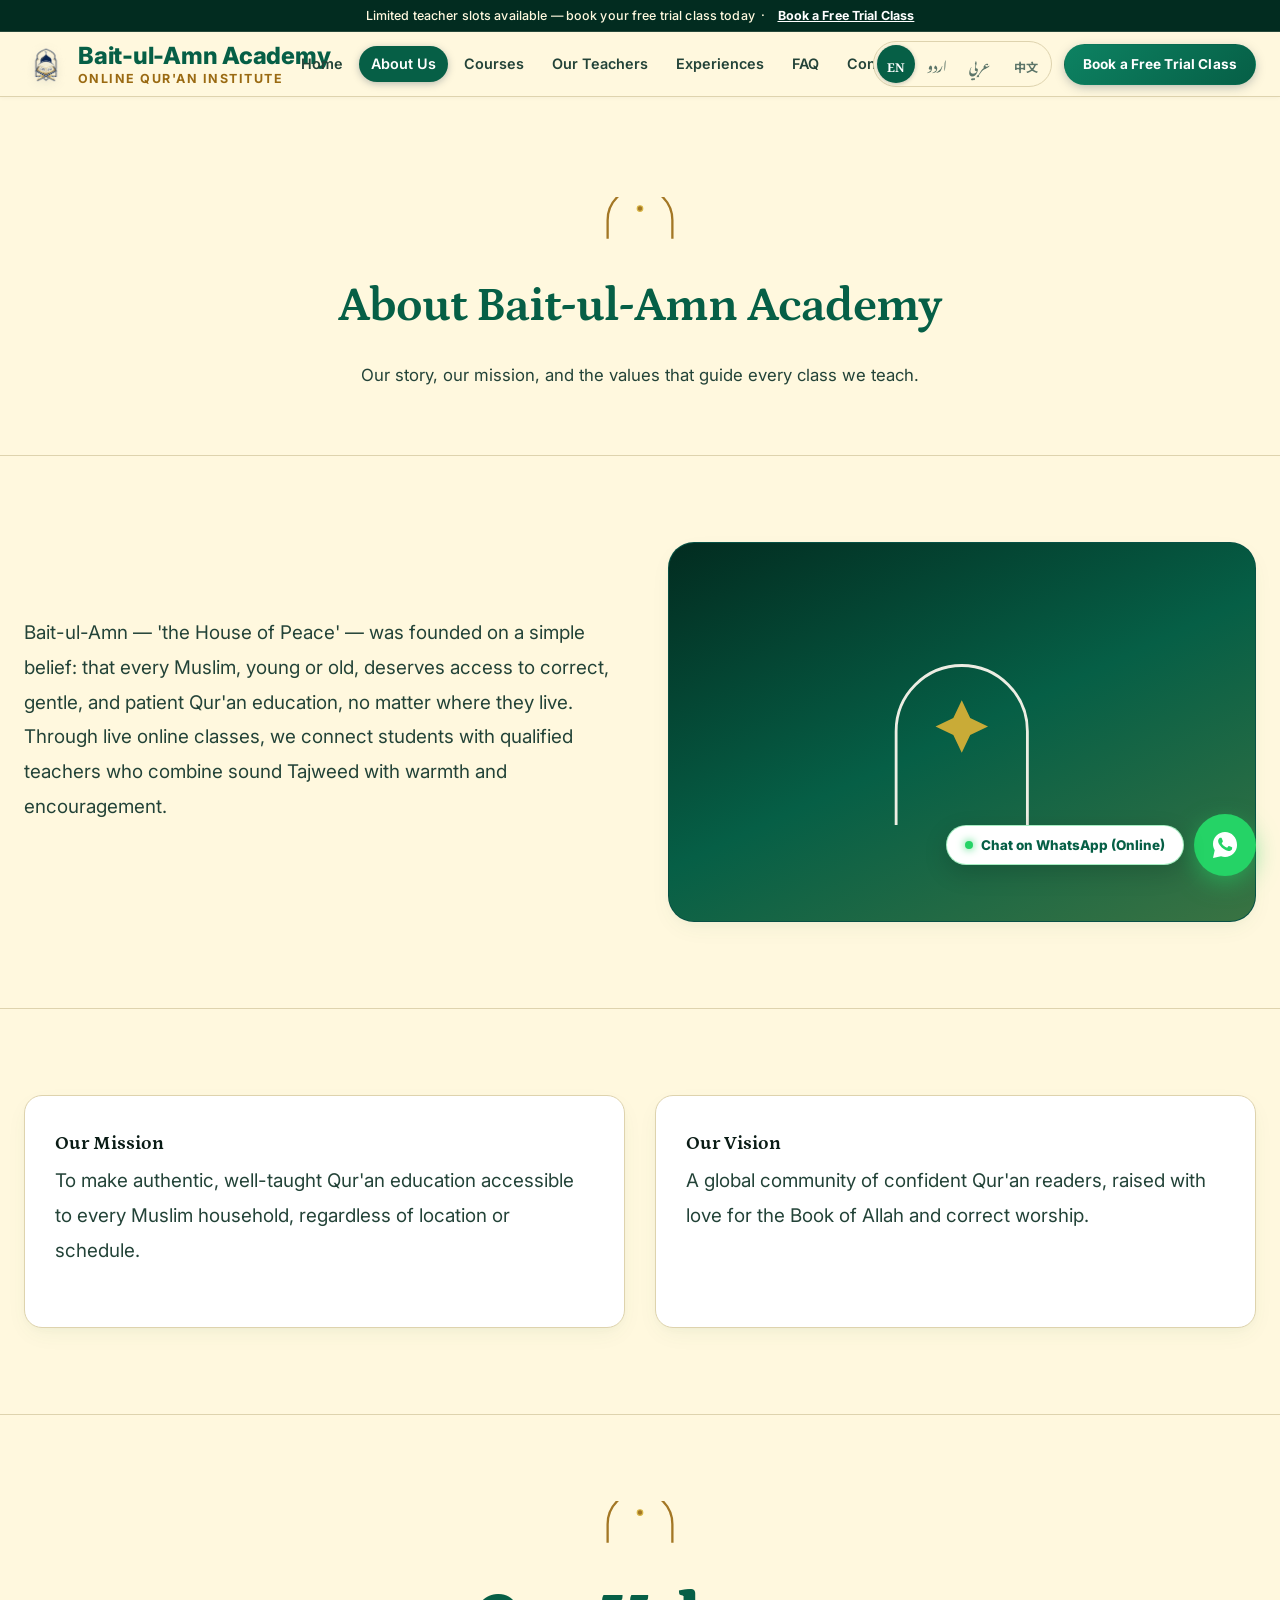
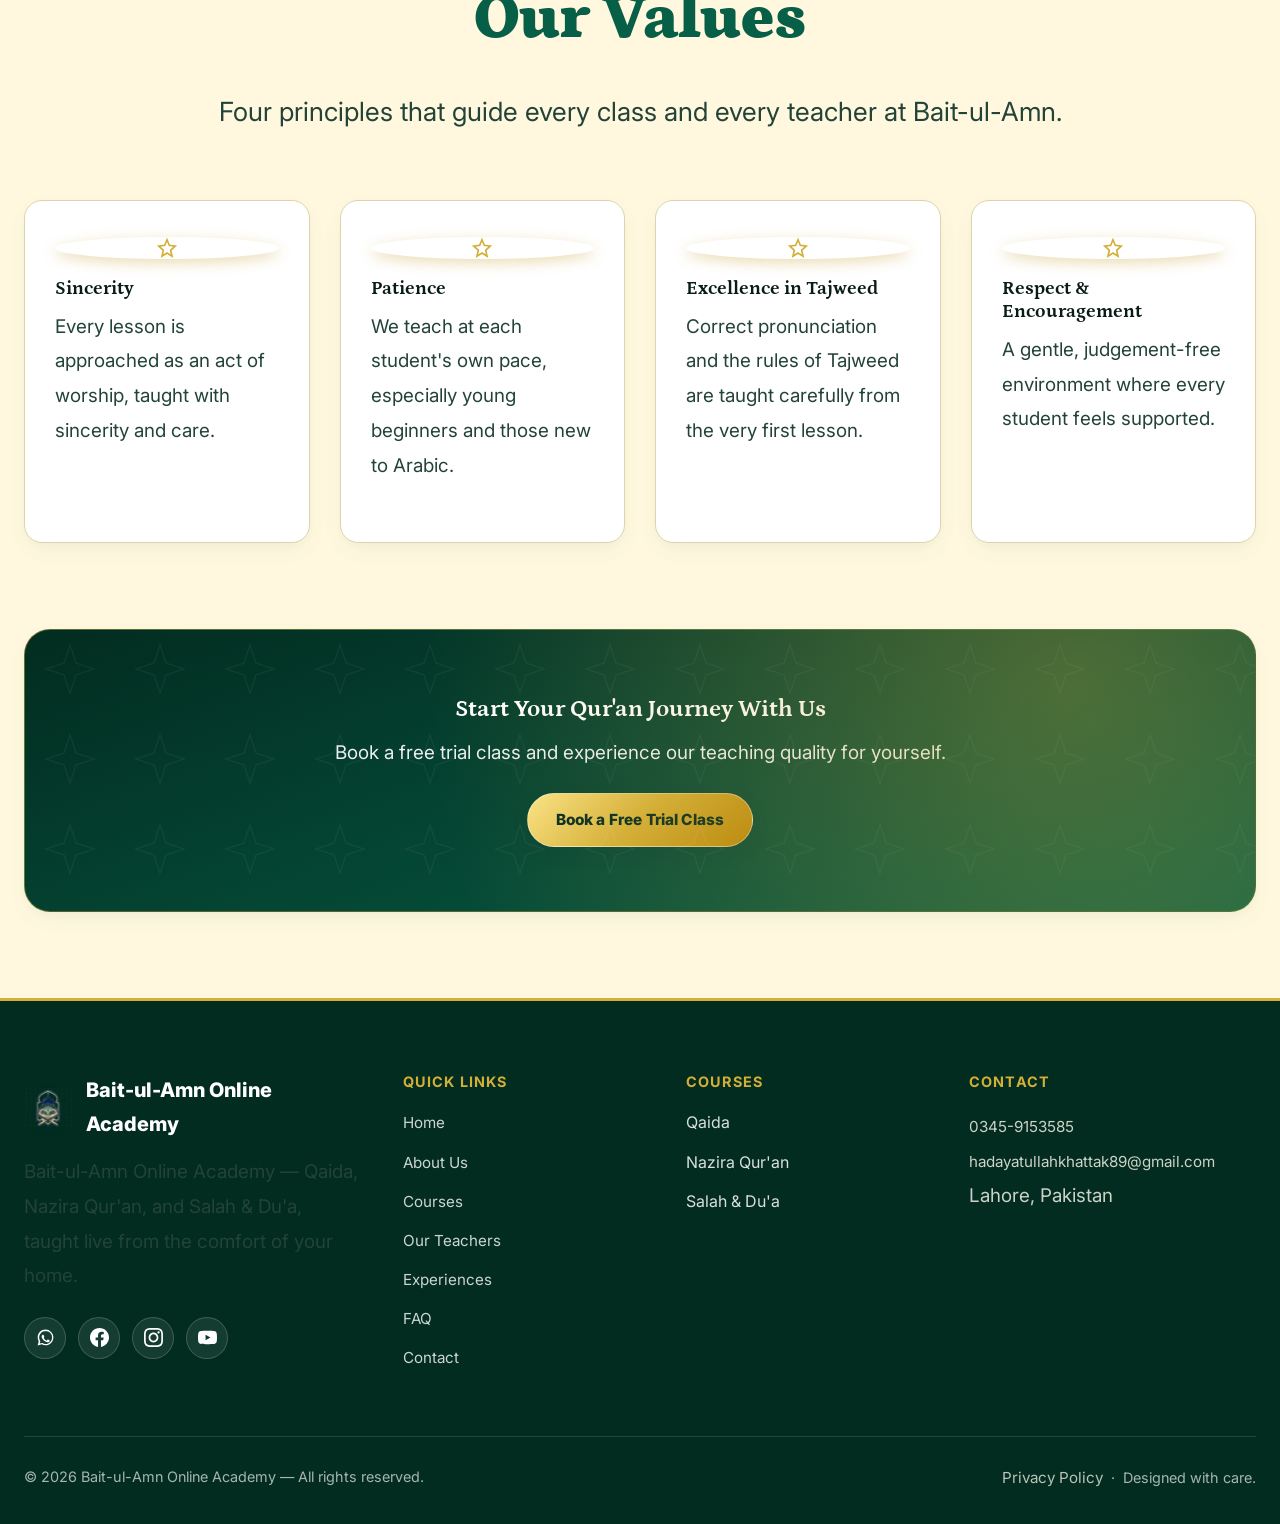
<file: about.html>
﻿<!DOCTYPE html>
<html lang="en" dir="ltr">
<head>
<meta charset="UTF-8">
<meta name="viewport" content="width=device-width, initial-scale=1.0">
<title>ہمارے بارے میں | About Us — Bait-ul-Amn Online Academy</title>
<meta name="description" content="Learn about Bait-ul-Amn Online Academy's mission, vision, and teaching values.">
<link rel="canonical" href="https://baitulamnacademy.com/about.html">

<meta property="og:type" content="website">
<meta property="og:site_name" content="Bait-ul-Amn Online Academy">
<meta property="og:title" content="ہمارے بارے میں | About Us — Bait-ul-Amn Online Academy">
<meta property="og:description" content="Learn about Bait-ul-Amn Online Academy's mission, vision, and teaching values.">
<meta property="og:image" content="https://baitulamnacademy.com/images/og-image.png">
<meta property="og:url" content="https://baitulamnacademy.com/about.html">
<meta name="twitter:card" content="summary_large_image">
<meta name="twitter:title" content="ہمارے بارے میں | About Us — Bait-ul-Amn Online Academy">
<meta name="twitter:description" content="Learn about Bait-ul-Amn Online Academy's mission, vision, and teaching values.">
<meta name="twitter:image" content="https://baitulamnacademy.com/images/og-image.png">

<link rel="icon" type="image/png" href="images/favicon.png">
<link rel="apple-touch-icon" href="images/favicon.png">
<link rel="preconnect" href="https://fonts.googleapis.com">
<link rel="preconnect" href="https://fonts.gstatic.com" crossorigin>
<link href="https://fonts.googleapis.com/css2?family=Petrona:wght@400;500;600;700&family=Inter:wght@400;500;600;700&family=Noto+Nastaliq+Urdu:wght@400;600;700&family=Amiri:wght@400;700&family=Noto+Naskh+Arabic:wght@400;600;700&family=Noto+Serif+SC:wght@600;700&family=Noto+Sans+SC:wght@400;500;600&display=swap" rel="stylesheet">
<link rel="stylesheet" href="css/style.css?v=4.5">
<script type="application/ld+json">
{
  "@context": "https://schema.org",
  "@type": "EducationalOrganization",
  "name": "Bait-ul-Amn Online Academy",
  "alternateName": "بیت الامن آن لائن اکیڈمی",
  "url": "https://baitulamnacademy.com/",
  "logo": "https://baitulamnacademy.com/images/og-image.png",
  "description": "Online Qur'an academy teaching Qaida, Nazira Qur'an, and Salah & Du'a with qualified male and female teachers.",
  "telephone": "+92-345-9153585",
  "email": "hadayatullahkhattak89@gmail.com",
  "address": {
    "@type": "PostalAddress",
    "addressLocality": "Lahore",
    "addressCountry": "PK"
  }
}
</script>
</head>
<body>
<div class="announce-bar">
  <span class="lang lang-ur">محدود ٹیچر سلاٹس دستیاب ہیں — اپنی مفت ٹرائل کلاس ابھی بک کریں</span>
<span class="lang lang-en">Limited teacher slots available — book your free trial class today</span>
<span class="lang lang-ar">أماكن محدودة لدى المعلمين — احجز حصتك التجريبية المجانية اليوم</span>
<span class="lang lang-zh">教师名额有限——立即预约您的免费试听课</span> &nbsp;·&nbsp; <a href="contact.html"><span class="lang lang-ur">مفت ٹرائل کلاس بک کریں</span>
<span class="lang lang-en">Book a Free Trial Class</span>
<span class="lang lang-ar">احجز حصة تجريبية مجانية</span>
<span class="lang lang-zh">预约免费试听课</span></a>
</div><header class="site-header">
  <div class="header-inner">
    <a href="index.html" class="brand">
      <span class="brand-mark"><img src="images/logo-icon.png" alt="Bait-ul-Amn Online Academy Logo" width="50" height="50"></span>
      <span class="brand-text">
        <span class="brand-title">
          <span class="lang lang-ur">بیت الامن آن لائن اکیڈمی</span>
          <span class="lang lang-en">Bait-ul-Amn Academy</span>
          <span class="lang lang-ar">أكاديمية بيت الأمن</span>
          <span class="lang lang-zh">Bait-ul-Amn 学院</span>
        </span>
        <span class="brand-sub">
          <span class="lang lang-ur">آن لائن قرآن انسٹیٹیوٹ</span>
          <span class="lang lang-en">Online Qur'an Institute</span>
          <span class="lang lang-ar">معهد القرآن الكريم عن بعد</span>
          <span class="lang lang-zh">在线古兰经学院</span>
        </span>
      </span>
    </a>
    <nav class="main-nav">
      <ul><li><a href="index.html" class=""><span class="lang lang-ur">ہوم</span>
<span class="lang lang-en">Home</span>
<span class="lang lang-ar">الرئيسية</span>
<span class="lang lang-zh">首页</span></a></li><li><a href="about.html" class="active"><span class="lang lang-ur">ہمارے بارے میں</span>
<span class="lang lang-en">About Us</span>
<span class="lang lang-ar">من نحن</span>
<span class="lang lang-zh">关于我们</span></a></li><li><a href="courses.html" class=""><span class="lang lang-ur">کورسز</span>
<span class="lang lang-en">Courses</span>
<span class="lang lang-ar">الدورات</span>
<span class="lang lang-zh">课程</span></a></li><li><a href="teachers.html" class=""><span class="lang lang-ur">اساتذہ</span>
<span class="lang lang-en">Our Teachers</span>
<span class="lang lang-ar">معلمونا</span>
<span class="lang lang-zh">师资团队</span></a></li><li><a href="testimonials.html" class=""><span class="lang lang-ur">طلبہ کا تجربہ</span>
<span class="lang lang-en">Experiences</span>
<span class="lang lang-ar">تجارب الطلاب</span>
<span class="lang lang-zh">学员体验</span></a></li><li><a href="faq.html" class=""><span class="lang lang-ur">سوالات</span>
<span class="lang lang-en">FAQ</span>
<span class="lang lang-ar">الأسئلة الشائعة</span>
<span class="lang lang-zh">常见问题</span></a></li><li><a href="contact.html" class=""><span class="lang lang-ur">رابطہ</span>
<span class="lang lang-en">Contact</span>
<span class="lang lang-ar">تواصل معنا</span>
<span class="lang lang-zh">联系我们</span></a></li></ul>
    </nav>
    <div class="header-right">
      <div class="lang-switch">
        <button data-lang="en">EN</button>
        <button data-lang="ur">اردو</button>
        <button data-lang="ar">عربي</button>
        <button data-lang="zh">中文</button>
      </div>
      <a href="https://wa.me/923459153585?text=Assalamu%20Alaikum,%20I%20am%20interested%20in%20a%20free%20trial%20class%20at%20Bait-ul-Amn%20Online%20Academy." target="_blank" rel="noopener" class="btn btn-primary"><span class="lang lang-ur">مفت ٹرائل کلاس بک کریں</span>
<span class="lang lang-en">Book a Free Trial Class</span>
<span class="lang lang-ar">احجز حصة تجريبية مجانية</span>
<span class="lang lang-zh">预约免费试听课</span></a>
      <button class="nav-toggle" aria-label="Menu"><span></span><span></span><span></span></button>
    </div>
  </div>
</header>

<section class="page-hero">
  <div class="container">
    <div class="divider-arch" style="color:var(--c-gold)"><svg viewBox="0 0 64 40" xmlns="http://www.w3.org/2000/svg" aria-hidden="true">
<path d="M4 36 V20 A28 28 0 0 1 60 20 V36" fill="none" stroke="currentColor" stroke-width="2"/>
<circle cx="32" cy="10" r="2.4" fill="currentColor"/>
</svg></div>
    <h1 class="lang lang-ur">بیت الامن اکیڈمی کا تعارف</h1>
<h1 class="lang lang-en">About Bait-ul-Amn Academy</h1>
<h1 class="lang lang-ar">عن أكاديمية بيت الأمن</h1>
<h1 class="lang lang-zh">关于拜特安学院</h1>
    <p class="lang lang-ur">ہماری کہانی، ہمارا مشن، اور وہ اقدار جو ہماری ہر کلاس میں جھلکتی ہیں۔</p>
<p class="lang lang-en">Our story, our mission, and the values that guide every class we teach.</p>
<p class="lang lang-ar">قصتنا، رسالتنا، والقيم التي توجه كل حصة نقدّمها.</p>
<p class="lang lang-zh">我们的故事、使命，以及贯穿每一堂课的核心价值观。</p>
  </div>
</section>

<section class="section">
  <div class="container split">
    <div>
      <p class="lang lang-ur">بیت الامن یعنی 'امن کا گھر'، اس سادہ عقیدے پر قائم کی گئی کہ ہر مسلمان، چھوٹا ہو یا بڑا، درست، نرم اور صبر آمیز قرآنی تعلیم کا حقدار ہے، خواہ وہ دنیا کے کسی بھی کونے میں ہو۔ لائیو آن لائن کلاسز کے ذریعے ہم طلبہ کو ایسے تجربہ کار اساتذہ سے جوڑتے ہیں جو درست تجوید کے ساتھ ساتھ شفقت اور حوصلہ افزائی کو بھی اہمیت دیتے ہیں۔</p>
<p class="lang lang-en">Bait-ul-Amn — 'the House of Peace' — was founded on a simple belief: that every Muslim, young or old, deserves access to correct, gentle, and patient Qur'an education, no matter where they live. Through live online classes, we connect students with qualified teachers who combine sound Tajweed with warmth and encouragement.</p>
<p class="lang lang-ar">تأسست أكاديمية بيت الأمن — أي 'بيت السلام' — على إيمان بسيط: أن كل مسلم، صغيرًا كان أو كبيرًا، يستحق تعليمًا قرآنيًا صحيحًا ولطيفًا وصبورًا، أينما كان. من خلال الحصص المباشرة عبر الإنترنت، نربط الطلاب بمعلمين مؤهلين يجمعون بين إتقان التجويد والتشجيع الصادق.</p>
<p class="lang lang-zh">拜特安（意为「平安之家」）的创立源于一个朴素的信念：无论年龄大小、身处何地，每一位穆斯林都应当获得正确、温和且耐心的古兰经教育。通过实时在线课堂，我们让学生与合格教师相连，他们既精通塔吉威德规则，又懂得以温暖和鼓励陪伴学生成长。</p>
    </div>
    <div class="split-media" style="background-image:url('https://images.unsplash.com/photo-1576764402988-7143f9cca90a?fm=jpg&q=80&w=1200&auto=format&fit=crop')"><svg viewBox="0 0 200 220" xmlns="http://www.w3.org/2000/svg" aria-hidden="true">
<path d="M30 210 L30 110 A70 70 0 0 1 170 110 L170 210" fill="none" stroke="#FAF6EC" stroke-width="3"/>
<g transform="translate(100,105)">
<path d="M0,-28 L9,-9 L28,0 L9,9 L0,28 L-9,9 L-28,0 L-9,-9 Z" fill="#D4AF37"/>
</g>
</svg></div>
  </div>
</section>

<section class="section section-alt">
  <div class="container">
    <div class="grid grid-2">
      <div class="card">
        <h3 class="lang lang-ur">ہمارا مشن</h3>
<h3 class="lang lang-en">Our Mission</h3>
<h3 class="lang lang-ar">رسالتنا</h3>
<h3 class="lang lang-zh">我们的使命</h3>
        <p class="lang lang-ur">ہر مسلمان گھرانے تک، بلا لحاظ مقام و وقت، مستند اور معیاری قرآنی تعلیم پہنچانا۔</p>
<p class="lang lang-en">To make authentic, well-taught Qur'an education accessible to every Muslim household, regardless of location or schedule.</p>
<p class="lang lang-ar">إتاحة تعليم قرآني أصيل وعالي الجودة لكل بيت مسلم، بغض النظر عن الموقع أو الجدول الزمني.</p>
<p class="lang lang-zh">让每一个穆斯林家庭，无论身处何地、时间如何安排，都能获得正宗且优质的古兰经教育。</p>
      </div>
      <div class="card">
        <h3 class="lang lang-ur">ہمارا وژن</h3>
<h3 class="lang lang-en">Our Vision</h3>
<h3 class="lang lang-ar">رؤيتنا</h3>
<h3 class="lang lang-zh">我们的愿景</h3>
        <p class="lang lang-ur">قرآن پاک کے پُراعتماد قاریوں کی ایک عالمی برادری، جو اللہ کی کتاب سے محبت اور درست عبادت کے ساتھ پروان چڑھے۔</p>
<p class="lang lang-en">A global community of confident Qur'an readers, raised with love for the Book of Allah and correct worship.</p>
<p class="lang lang-ar">مجتمع عالمي من قرّاء القرآن الواثقين، تربّوا على حب كتاب الله والعبادة الصحيحة.</p>
<p class="lang lang-zh">培养一个遍布全球、自信诵读古兰经的社群，让学员在热爱安拉之书与正确礼拜中成长。</p>
      </div>
    </div>
  </div>
</section>

<section class="section">
  <div class="container">
    <div class="section-head"><div class="divider-arch" style="color:var(--c-gold)"><svg viewBox="0 0 64 40" xmlns="http://www.w3.org/2000/svg" aria-hidden="true">
<path d="M4 36 V20 A28 28 0 0 1 60 20 V36" fill="none" stroke="currentColor" stroke-width="2"/>
<circle cx="32" cy="10" r="2.4" fill="currentColor"/>
</svg></div><h2 class="lang lang-ur">ہماری اقدار</h2>
<h2 class="lang lang-en">Our Values</h2>
<h2 class="lang lang-ar">قيمنا</h2>
<h2 class="lang lang-zh">我们的价值观</h2><p class="lang lang-ur">چار اصول جو ہماری ہر کلاس اور ہر استاد کے انداز کی رہنمائی کرتے ہیں۔</p>
<p class="lang lang-en">Four principles that guide every class and every teacher at Bait-ul-Amn.</p>
<p class="lang lang-ar">أربعة مبادئ توجّه كل حصة وكل معلم في بيت الأمن.</p>
<p class="lang lang-zh">四项原则贯穿拜特安的每一堂课与每一位教师的教学。</p></div>
    <div class="grid grid-4">
      <div class="card">
  <div class="step-num" style="background:transparent;padding:0;width:auto;height:auto;"><svg width="22" height="22" viewBox="0 0 24 24" fill="none" stroke="#D4AF37" stroke-width="1.8"><path d="M12 3 L14.5 9 L21 10 L16 14.5 L17.5 21 L12 17.5 L6.5 21 L8 14.5 L3 10 L9.5 9 Z"/></svg></div>
  <h3 class="lang lang-ur">اخلاص</h3>
<h3 class="lang lang-en">Sincerity</h3>
<h3 class="lang lang-ar">الإخلاص</h3>
<h3 class="lang lang-zh">真诚</h3>
  <p class="lang lang-ur">ہر سبق کو عبادت سمجھ کر، خلوصِ نیت اور توجہ کے ساتھ پڑھایا جاتا ہے۔</p>
<p class="lang lang-en">Every lesson is approached as an act of worship, taught with sincerity and care.</p>
<p class="lang lang-ar">يُقدَّم كل درس بوصفه عبادة، بإخلاص واهتمام.</p>
<p class="lang lang-zh">每一堂课都被视为一种敬拜，以真诚与用心传授。</p>
</div>
<div class="card">
  <div class="step-num" style="background:transparent;padding:0;width:auto;height:auto;"><svg width="22" height="22" viewBox="0 0 24 24" fill="none" stroke="#D4AF37" stroke-width="1.8"><path d="M12 3 L14.5 9 L21 10 L16 14.5 L17.5 21 L12 17.5 L6.5 21 L8 14.5 L3 10 L9.5 9 Z"/></svg></div>
  <h3 class="lang lang-ur">صبر</h3>
<h3 class="lang lang-en">Patience</h3>
<h3 class="lang lang-ar">الصبر</h3>
<h3 class="lang lang-zh">耐心</h3>
  <p class="lang lang-ur">ہر طالب علم کی رفتار کے مطابق تعلیم دی جاتی ہے، خصوصاً بچوں اور نئے سیکھنے والوں کے لیے۔</p>
<p class="lang lang-en">We teach at each student's own pace, especially young beginners and those new to Arabic.</p>
<p class="lang lang-ar">نعلّم كل طالب بحسب وتيرته الخاصة، وخاصة المبتدئين الصغار والجدد على اللغة العربية.</p>
<p class="lang lang-zh">我们按照每位学生自己的节奏授课，尤其照顾年幼的初学者和阿拉伯语零基础的学生。</p>
</div>
<div class="card">
  <div class="step-num" style="background:transparent;padding:0;width:auto;height:auto;"><svg width="22" height="22" viewBox="0 0 24 24" fill="none" stroke="#D4AF37" stroke-width="1.8"><path d="M12 3 L14.5 9 L21 10 L16 14.5 L17.5 21 L12 17.5 L6.5 21 L8 14.5 L3 10 L9.5 9 Z"/></svg></div>
  <h3 class="lang lang-ur">تجوید میں مہارت</h3>
<h3 class="lang lang-en">Excellence in Tajweed</h3>
<h3 class="lang lang-ar">الإتقان في التجويد</h3>
<h3 class="lang lang-zh">精益求精的塔吉威德</h3>
  <p class="lang lang-ur">پہلے سبق ہی سے درست تلفظ اور تجوید کے قواعد بڑی احتیاط سے سکھائے جاتے ہیں۔</p>
<p class="lang lang-en">Correct pronunciation and the rules of Tajweed are taught carefully from the very first lesson.</p>
<p class="lang lang-ar">يُعلَّم النطق الصحيح وأحكام التجويد بعناية منذ الدرس الأول.</p>
<p class="lang lang-zh">从第一堂课起，就仔细教授正确发音与塔吉威德规则。</p>
</div>
<div class="card">
  <div class="step-num" style="background:transparent;padding:0;width:auto;height:auto;"><svg width="22" height="22" viewBox="0 0 24 24" fill="none" stroke="#D4AF37" stroke-width="1.8"><path d="M12 3 L14.5 9 L21 10 L16 14.5 L17.5 21 L12 17.5 L6.5 21 L8 14.5 L3 10 L9.5 9 Z"/></svg></div>
  <h3 class="lang lang-ur">احترام و حوصلہ افزائی</h3>
<h3 class="lang lang-en">Respect & Encouragement</h3>
<h3 class="lang lang-ar">الاحترام والتشجيع</h3>
<h3 class="lang lang-zh">尊重与鼓励</h3>
  <p class="lang lang-ur">ایک نرم اور بے تکلف ماحول، جہاں ہر طالب علم خود کو معاون محسوس کرے۔</p>
<p class="lang lang-en">A gentle, judgement-free environment where every student feels supported.</p>
<p class="lang lang-ar">بيئة لطيفة وخالية من الأحكام، يشعر فيها كل طالب بالدعم.</p>
<p class="lang lang-zh">营造温和、不带评判的学习氛围，让每位学生都感受到支持。</p>
</div>
    </div>
  </div>
</section>

<section class="section" style="padding-top:0">
  <div class="container">
    <div class="cta-band">
      <h2 class="lang lang-ur">ہمارے ساتھ اپنا قرآنی سفر شروع کریں</h2>
<h2 class="lang lang-en">Start Your Qur'an Journey With Us</h2>
<h2 class="lang lang-ar">ابدأ رحلتك القرآنية معنا</h2>
<h2 class="lang lang-zh">与我们一同开启古兰经学习之旅</h2>
      <p class="lang lang-ur">ایک مفت ٹرائل کلاس بک کریں اور ہماری تدریس کا معیار خود دیکھیں۔</p>
<p class="lang lang-en">Book a free trial class and experience our teaching quality for yourself.</p>
<p class="lang lang-ar">احجز حصة تجريبية مجانية وشاهد جودة تدريسنا بنفسك.</p>
<p class="lang lang-zh">预约一节免费试听课，亲自感受我们的教学品质。</p>
      <a href="contact.html" data-open-modal="trial" class="btn btn-gold"><span class="lang lang-ur">مفت ٹرائل کلاس بک کریں</span>
<span class="lang lang-en">Book a Free Trial Class</span>
<span class="lang lang-ar">احجز حصة تجريبية مجانية</span>
<span class="lang lang-zh">预约免费试听课</span></a>
    </div>
  </div>
</section>
<a class="whatsapp-float" href="https://wa.me/923459153585?text=%D8%A7%D9%84%D8%B3%D9%84%D8%A7%D9%85%20%D8%B9%D9%84%D9%8A%DA%A9%D9%85!%20%D9%85%DB%8C%DA%BA%20%D8%A8%DB%8C%D8%AA%20%D8%A7%D9%84%D8%A7%D9%85%D9%86%20%D8%A2%D9%86%20%D9%84%D8%A7%D8%A6%D9%86%20%D8%A7%DA%A9%DB%8C%DA%88%D9%85%DB%8C%20%D9%85%DB%8C%DA%BA%20%D9%85%D9%81%D8%AA%20%D9%B9%D8%B1%D8%A7%D8%A6%D9%84%20%DA%A9%D9%84%D8%A7%D8%B3%20%D8%A8%DA%A9%20%DA%A9%D8%B1%D9%86%D8%A7%20%DA%86%D8%A7%DB%81%D8%AA%D8%A7%20%DB%81%D9%88%DA%BA%DB%94" target="_blank" rel="noopener" aria-label="WhatsApp">
  <span class="wa-tooltip">
    <span class="wa-pulse-dot"></span>
    <span class="lang lang-ur">واٹس ایپ پر رابطہ کریں (آن لائن)</span>
    <span class="lang lang-en">Chat on WhatsApp (Online)</span>
    <span class="lang lang-ar">راسلنا عبر واتساب</span>
    <span class="lang lang-zh">通过WhatsApp咨询</span>
  </span>
  <svg viewBox="0 0 32 32" xmlns="http://www.w3.org/2000/svg"><path d="M16.02 3C9.4 3 4 8.4 4 15.02c0 2.25.62 4.36 1.7 6.16L4 29l8.02-1.66a12.9 12.9 0 0 0 4 .64c6.62 0 12.02-5.4 12.02-12.02C28.04 8.4 22.64 3 16.02 3zm7.06 17.2c-.3.83-1.7 1.6-2.35 1.68-.6.08-1.36.11-2.2-.14-.5-.15-1.15-.37-2-.73-3.5-1.52-5.78-5.03-5.96-5.27-.17-.23-1.43-1.9-1.43-3.63 0-1.72.9-2.57 1.22-2.92.32-.35.7-.43.93-.43.23 0 .46 0 .66.01.21.01.5-.08.78.6.3.7 1 2.42 1.08 2.6.09.17.14.38.03.61-.11.23-.17.38-.34.58-.17.2-.36.44-.51.6-.17.17-.35.35-.15.7.2.34.9 1.48 1.93 2.4 1.33 1.18 2.44 1.55 2.79 1.72.35.17.55.15.75-.09.2-.23.86-1 1.09-1.35.23-.34.46-.28.77-.17.31.11 1.98.94 2.32 1.1.34.17.56.26.65.4.09.15.09.85-.21 1.68z"/></svg>
</a><div class="mobile-cta-bar">
  <a href="tel:+923459153585"><svg viewBox="0 0 24 24" fill="none" stroke="currentColor" stroke-width="1.8"><path d="M4 4h4l2 5-2.5 1.5a12 12 0 0 0 6 6L15 14l5 2v4a2 2 0 0 1-2 2C9.6 22 2 14.4 2 6a2 2 0 0 1 2-2Z"/></svg><span><span class="lang lang-ur">کال کریں</span>
<span class="lang lang-en">Call</span>
<span class="lang lang-ar">اتصال</span>
<span class="lang lang-zh">致电</span></span></a>
  <a href="https://wa.me/923459153585?text=Assalamu%20Alaikum,%20I%20am%20interested%20in%20a%20free%20trial%20class%20at%20Bait-ul-Amn%20Online%20Academy." target="_blank" rel="noopener"><svg viewBox="0 0 32 32" xmlns="http://www.w3.org/2000/svg"><path d="M16.02 3C9.4 3 4 8.4 4 15.02c0 2.25.62 4.36 1.7 6.16L4 29l8.02-1.66a12.9 12.9 0 0 0 4 .64c6.62 0 12.02-5.4 12.02-12.02C28.04 8.4 22.64 3 16.02 3zm7.06 17.2c-.3.83-1.7 1.6-2.35 1.68-.6.08-1.36.11-2.2-.14-.5-.15-1.15-.37-2-.73-3.5-1.52-5.78-5.03-5.96-5.27-.17-.23-1.43-1.9-1.43-3.63 0-1.72.9-2.57 1.22-2.92.32-.35.7-.43.93-.43.23 0 .46 0 .66.01.21.01.5-.08.78.6.3.7 1 2.42 1.08 2.6.09.17.14.38.03.61-.11.23-.17.38-.34.58-.17.2-.36.44-.51.6-.17.17-.35.35-.15.7.2.34.9 1.48 1.93 2.4 1.33 1.18 2.44 1.55 2.79 1.72.35.17.55.15.75-.09.2-.23.86-1 1.09-1.35.23-.34.46-.28.77-.17.31.11 1.98.94 2.32 1.1.34.17.56.26.65.4.09.15.09.85-.21 1.68z"/></svg><span><span class="lang lang-ur">واٹس ایپ</span>
<span class="lang lang-en">WhatsApp</span>
<span class="lang lang-ar">واتساب</span>
<span class="lang lang-zh">WhatsApp</span></span></a>
</div><button class="back-to-top" aria-label="Back to top" onclick="window.scrollTo({top:0,behavior:'smooth'})"><svg viewBox="0 0 24 24" fill="none" stroke="currentColor" stroke-width="2.2"><path d="M6 15 L12 9 L18 15"/></svg></button><footer class="site-footer">
  <div class="container">
    <div class="footer-grid">
      <div>
        <div class="footer-brand" style="display:flex;align-items:center;gap:14px;"><span class="brand-mark" style="width:48px;height:48px;"><img src="images/logo-icon.png" alt="Bait-ul-Amn Online Academy Logo" width="48" height="48"></span><span><span class="lang lang-ur">بیت الامن آن لائن اکیڈمی</span>
<span class="lang lang-en">Bait-ul-Amn Online Academy</span>
<span class="lang lang-ar">أكاديمية بيت الأمن الإلكترونية</span>
<span class="lang lang-zh">Bait-ul-Amn 在线古兰经学院</span></span></div>
        <p class="lang lang-ur">بیت الامن آن لائن اکیڈمی — گھر بیٹھے، تجربہ کار اساتذہ کے ساتھ، قاعدہ، ناظرہ قرآن مجید اور نماز و دعا کی تعلیم۔</p>
<p class="lang lang-en">Bait-ul-Amn Online Academy — Qaida, Nazira Qur'an, and Salah & Du'a, taught live from the comfort of your home.</p>
<p class="lang lang-ar">أكاديمية بيت الأمن الإلكترونية — تعليم القاعدة والنظرة والصلاة والدعاء مباشرة من منزلك.</p>
<p class="lang lang-zh">拜特安在线学院——足不出户，跟随专业教师学习卡伊达、纳兹拉古兰经诵读及礼拜祈祷。</p>
        <div class="social-row">
          <a href="https://wa.me/923459153585?text=Assalamu%20Alaikum,%20I%20am%20interested%20in%20a%20free%20trial%20class%20at%20Bait-ul-Amn%20Online%20Academy." target="_blank" rel="noopener" aria-label="WhatsApp">
            <svg viewBox="0 0 24 24"><path d="M12.04 2c-5.46 0-9.91 4.45-9.91 9.91 0 1.75.46 3.45 1.32 4.95L2.05 22l5.25-1.38c1.45.79 3.08 1.21 4.74 1.21 5.46 0 9.91-4.45 9.91-9.91 0-2.65-1.03-5.14-2.9-7.01A9.816 9.816 0 0 0 12.04 2m.01 1.67c2.2 0 4.26.86 5.82 2.42a8.225 8.225 0 0 1 2.41 5.83c0 4.54-3.7 8.24-8.24 8.24-1.42 0-2.82-.37-4.06-1.07l-.29-.17-3.02.79.81-2.94-.19-.3a8.21 8.21 0 0 1-1.26-4.38c0-4.54 3.7-8.24 8.24-8.24m4.52 11.53c-.25-.13-1.47-.72-1.7-.81-.23-.08-.39-.13-.56.13-.17.25-.64.81-.79.97-.14.17-.29.19-.54.06-.25-.13-1.06-.39-2.02-1.25-.75-.67-1.26-1.5-1.4-1.75-.15-.25-.02-.39.11-.51.11-.11.25-.29.37-.43.13-.15.17-.25.25-.42.08-.17.04-.31-.02-.44-.06-.13-.56-1.35-.77-1.85-.2-.49-.41-.42-.56-.43h-.48c-.17 0-.44.06-.67.31-.23.25-.88.86-.88 2.1 0 1.24.9 2.44 1.03 2.61.13.17 1.77 2.7 4.29 3.79.6.26 1.07.41 1.43.53.6.19 1.15.16 1.58.1.48-.07 1.47-.6 1.68-1.18.21-.58.21-1.07.15-1.18-.06-.11-.22-.18-.47-.3"/></svg>
          </a>
          <a href="https://facebook.com" target="_blank" rel="noopener" aria-label="Facebook">
            <svg viewBox="0 0 24 24"><path d="M24 12.073c0-6.627-5.373-12-12-12s-12 5.373-12 12c0 5.99 4.388 10.954 10.125 11.854v-8.385H7.078v-3.47h3.047V9.43c0-3.007 1.792-4.669 4.533-4.669 1.312 0 2.686.235 2.686.235v2.953H15.83c-1.491 0-1.956.925-1.956 1.874v2.25h3.328l-.532 3.47h-2.796v8.385C19.612 23.027 24 18.062 24 12.073z"/></svg>
          </a>
          <a href="https://instagram.com" target="_blank" rel="noopener" aria-label="Instagram">
            <svg viewBox="0 0 24 24"><path d="M12 2.163c3.204 0 3.584.012 4.85.07 3.252.148 4.771 1.691 4.919 4.919.058 1.265.069 1.645.069 4.849 0 3.205-.012 3.584-.069 4.849-.149 3.225-1.664 4.771-4.919 4.919-1.266.058-1.644.07-4.85.07-3.204 0-3.584-.012-4.849-.07-3.26-.149-4.771-1.699-4.919-4.92-.058-1.265-.07-1.644-.07-4.849 0-3.204.013-3.583.07-4.849.149-3.227 1.664-4.771 4.919-4.919 1.266-.057 1.645-.069 4.849-.069zm0-2.163c-3.259 0-3.667.014-4.947.072-4.358.2-6.78 2.618-6.98 6.98-.059 1.281-.073 1.689-.073 4.948 0 3.259.014 3.668.072 4.948.2 4.358 2.618 6.78 6.98 6.98 1.281.058 1.689.072 4.948.072 3.259 0 3.668-.014 4.948-.072 4.354-.2 6.782-2.618 6.979-6.98.059-1.28.073-1.689.073-4.948 0-3.259-.014-3.667-.072-4.947-.196-4.354-2.617-6.78-6.979-6.98-1.281-.059-1.69-.073-4.949-.073zm0 5.838c-3.403 0-6.162 2.759-6.162 6.162s2.759 6.163 6.162 6.163 6.162-2.759 6.162-6.163c0-3.403-2.759-6.162-6.162-6.162zm0 10.162c-2.209 0-4-1.79-4-4 0-2.209 1.791-4 4-4s4 1.791 4 4c0 2.21-1.791 4-4 4zm6.406-11.845c-.796 0-1.441.645-1.441 1.44s.645 1.44 1.441 1.44c.795 0 1.439-.645 1.439-1.44s-.644-1.44-1.439-1.44z"/></svg>
          </a>
          <a href="https://youtube.com" target="_blank" rel="noopener" aria-label="YouTube">
            <svg viewBox="0 0 24 24"><path d="M23.498 6.186a3.016 3.016 0 0 0-2.122-2.136C19.505 3.545 12 3.545 12 3.545s-7.505 0-9.377.505A3.017 3.017 0 0 0 .502 6.186C0 8.07 0 12 0 12s0 3.93.502 5.814a3.016 3.016 0 0 0 2.122 2.136c1.871.505 9.376.505 9.376.505s7.505 0 9.377-.505a3.015 3.015 0 0 0 2.122-2.136C24 15.93 24 12 24 12s0-3.93-.502-5.814zM9.545 15.568V8.432L15.818 12l-6.273 3.568z"/></svg>
          </a>
        </div>
      </div>
      <div>
        <h4><span class="lang lang-ur">فوری روابط</span>
<span class="lang lang-en">Quick Links</span>
<span class="lang lang-ar">روابط سريعة</span>
<span class="lang lang-zh">快速链接</span></h4>
        <ul><li><a href="index.html"><span class="lang lang-ur">ہوم</span>
<span class="lang lang-en">Home</span>
<span class="lang lang-ar">الرئيسية</span>
<span class="lang lang-zh">首页</span></a></li><li><a href="about.html"><span class="lang lang-ur">ہمارے بارے میں</span>
<span class="lang lang-en">About Us</span>
<span class="lang lang-ar">من نحن</span>
<span class="lang lang-zh">关于我们</span></a></li><li><a href="courses.html"><span class="lang lang-ur">کورسز</span>
<span class="lang lang-en">Courses</span>
<span class="lang lang-ar">الدورات</span>
<span class="lang lang-zh">课程</span></a></li><li><a href="teachers.html"><span class="lang lang-ur">اساتذہ</span>
<span class="lang lang-en">Our Teachers</span>
<span class="lang lang-ar">معلمونا</span>
<span class="lang lang-zh">师资团队</span></a></li><li><a href="testimonials.html"><span class="lang lang-ur">طلبہ کا تجربہ</span>
<span class="lang lang-en">Experiences</span>
<span class="lang lang-ar">تجارب الطلاب</span>
<span class="lang lang-zh">学员体验</span></a></li><li><a href="faq.html"><span class="lang lang-ur">سوالات</span>
<span class="lang lang-en">FAQ</span>
<span class="lang lang-ar">الأسئلة الشائعة</span>
<span class="lang lang-zh">常见问题</span></a></li><li><a href="contact.html"><span class="lang lang-ur">رابطہ</span>
<span class="lang lang-en">Contact</span>
<span class="lang lang-ar">تواصل معنا</span>
<span class="lang lang-zh">联系我们</span></a></li></ul>
      </div>
      <div>
        <h4><span class="lang lang-ur">کورسز</span>
<span class="lang lang-en">Courses</span>
<span class="lang lang-ar">الدورات</span>
<span class="lang lang-zh">课程</span></h4>
        <ul><li><span class="lang lang-ur">قاعدہ</span>
<span class="lang lang-en">Qaida</span>
<span class="lang lang-ar">القاعدة</span>
<span class="lang lang-zh">卡伊达基础</span></li><li><span class="lang lang-ur">ناظرہ قرآن مجید</span>
<span class="lang lang-en">Nazira Qur'an</span>
<span class="lang lang-ar">النظرة</span>
<span class="lang lang-zh">纳兹拉古兰经诵读</span></li><li><span class="lang lang-ur">نماز اور دعا</span>
<span class="lang lang-en">Salah & Du'a</span>
<span class="lang lang-ar">الصلاة والدعاء</span>
<span class="lang lang-zh">礼拜与祈祷</span></li></ul>
      </div>
      <div>
        <h4><span class="lang lang-ur">رابطہ کاری</span>
<span class="lang lang-en">Contact</span>
<span class="lang lang-ar">التواصل</span>
<span class="lang lang-zh">联系方式</span></h4>
        <p style="color:rgba(250,246,236,.82)"><a href="tel:+923459153585" style="color:inherit">0345-9153585</a><br><a href="mailto:hadayatullahkhattak89@gmail.com" style="color:inherit">hadayatullahkhattak89@gmail.com</a><br>Lahore, Pakistan</p>
      </div>
    </div>
    <div class="footer-bottom">
      <span>&copy; 2026 <span class="lang lang-ur">بیت الامن آن لائن اکیڈمی</span>
<span class="lang lang-en">Bait-ul-Amn Online Academy</span>
<span class="lang lang-ar">أكاديمية بيت الأمن الإلكترونية</span>
<span class="lang lang-zh">Bait-ul-Amn 在线古兰经学院</span> — <span class="lang lang-ur">جملہ حقوق محفوظ ہیں۔</span>
<span class="lang lang-en">All rights reserved.</span>
<span class="lang lang-ar">جميع الحقوق محفوظة.</span>
<span class="lang lang-zh">版权所有。</span></span>
      <span><a href="privacy.html" style="color:rgba(250,246,236,.75)"><span class="lang lang-ur">رازداری کی پالیسی</span>
<span class="lang lang-en">Privacy Policy</span>
<span class="lang lang-ar">سياسة الخصوصية</span>
<span class="lang lang-zh">隐私政策</span></a> &nbsp;·&nbsp; <span class="lang lang-ur">بہ نیت خیر ڈیزائن کیا گیا۔</span>
<span class="lang lang-en">Designed with care.</span>
<span class="lang lang-ar">صُمم بعناية.</span>
<span class="lang lang-zh">用心设计。</span></span>
    </div>
  </div>
</footer>

<!-- Interactive Multi-Step Free Trial Booking Modal -->
<div class="modal-overlay" id="trial-modal" role="dialog" aria-modal="true" aria-labelledby="modal-trial-heading">
  <div class="modal-dialog">
    <button type="button" class="modal-close-btn modal-close-trigger" aria-label="Close modal">&times;</button>
    
    <div class="modal-header">
      <h3 id="modal-trial-heading" class="lang lang-ur">مفت ٹرائل کلاس بک کریں</h3>
      <h3 class="lang lang-en">Book a Free Trial Class</h3>
      <h3 class="lang lang-ar">احجز حصة تجريبية مجانية</h3>
      <h3 class="lang lang-zh">预约一节免费试听课</h3>
      <p class="lang lang-ur">بغیر کسی ایڈوانس فیس کے استاد سے ملیں اور اپنا تعلیمی سفر شروع کریں۔</p>
      <p class="lang lang-en">Meet your teacher and test our 1-on-1 teaching with zero commitment.</p>
      <p class="lang lang-ar">تعرّف على معلمك واختبر أسلوبنا دون أي التزام مسبق.</p>
      <p class="lang lang-zh">与教师线上见面，免费体验一对一教学，无需预付费。</p>
    </div>

    <!-- Steps indicator -->
    <div class="modal-steps-bar">
      <div class="step-item active" data-step-indicator="1">
        <span class="step-item-num">1</span>
        <span class="lang lang-ur">کورس</span><span class="lang lang-en">Course</span>
      </div>
      <div class="step-item" data-step-indicator="2">
        <span class="step-item-num">2</span>
        <span class="lang lang-ur">اوقات و استاد</span><span class="lang lang-en">Schedule</span>
      </div>
      <div class="step-item" data-step-indicator="3">
        <span class="step-item-num">3</span>
        <span class="lang lang-ur">رابطہ</span><span class="lang lang-en">Details</span>
      </div>
    </div>

    <!-- Wizard Body -->
    <div id="trial-wizard-body">
      <!-- Step 1: Course & Student Selection -->
      <div class="wizard-step active" data-step="1">
        <div class="modal-body">
          <div class="form-group-title lang lang-ur">1. مطلوبہ کورس کا انتخاب کریں:</div>
          <div class="form-group-title lang lang-en">1. Select Desired Course:</div>
          
          <div class="chips-grid">
            <label class="chip-option">
              <input type="radio" name="modal_course" value="نورانی قاعدہ (Noorani Qaida)" checked>
              <div class="chip-content">
                <svg viewBox="0 0 24 24"><path d="M4 19.5A2.5 2.5 0 0 1 6.5 17H20"/><path d="M6.5 2H20v20H6.5A2.5 2.5 0 0 1 4 19.5v-15A2.5 2.5 0 0 1 6.5 2z"/></svg>
                <span class="lang lang-ur">نورانی قاعدہ</span><span class="lang lang-en">Noorani Qaida</span>
              </div>
            </label>

            <label class="chip-option">
              <input type="radio" name="modal_course" value="ناظرہ قرآن مجید (Nazira Quran)">
              <div class="chip-content">
                <svg viewBox="0 0 24 24"><path d="M2 3h6a4 4 0 0 1 4 4v14a3 3 0 0 0-3-3H2z"/><path d="M22 3h-6a4 4 0 0 0-4 4v14a3 3 0 0 1 3-3h7z"/></svg>
                <span class="lang lang-ur">ناظرہ قرآن مجید</span><span class="lang lang-en">Nazira Quran</span>
              </div>
            </label>

            <label class="chip-option">
              <input type="radio" name="modal_course" value="نماز اور مسنون دعائیں (Salah & Du'a)">
              <div class="chip-content">
                <svg viewBox="0 0 24 24"><circle cx="12" cy="12" r="10"/><path d="M12 6v6l4 2"/></svg>
                <span class="lang lang-ur">نماز اور دعائیں</span><span class="lang lang-en">Salah & Du'a</span>
              </div>
            </label>

            <label class="chip-option">
              <input type="radio" name="modal_course" value="حفظ القرآن (Hifz-ul-Quran)">
              <div class="chip-content">
                <svg viewBox="0 0 24 24"><polygon points="12 2 15.09 8.26 22 9.27 17 14.14 18.18 21.02 12 17.77 5.82 21.02 7 14.14 2 9.27 8.91 8.26 12 2"/></svg>
                <span class="lang lang-ur">حفظ القرآن</span><span class="lang lang-en">Hifz Course</span>
              </div>
            </label>
          </div>

          <div class="form-group-title lang lang-ur">2. طالب علم کون ہے؟</div>
          <div class="form-group-title lang lang-en">2. Who is the student?</div>
          <div class="chips-grid">
            <label class="chip-option">
              <input type="radio" name="modal_student" value="بچہ (Child / Boy)" checked>
              <div class="chip-content">
                <span class="lang lang-ur">👦 بچہ (4 تا 12 سال)</span><span class="lang lang-en">👦 Boy (4–12 yrs)</span>
              </div>
            </label>
            <label class="chip-option">
              <input type="radio" name="modal_student" value="بچی (Girl)">
              <div class="chip-content">
                <span class="lang lang-ur">👧 بچی (لڑکی)</span><span class="lang lang-en">👧 Girl</span>
              </div>
            </label>
            <label class="chip-option">
              <input type="radio" name="modal_student" value="بالغ بہن (Sister / Adult)">
              <div class="chip-content">
                <span class="lang lang-ur">🧕 بہن / خاتون</span><span class="lang lang-en">🧕 Sister (Adult)</span>
              </div>
            </label>
            <label class="chip-option">
              <input type="radio" name="modal_student" value="بالغ بھائی (Brother / Adult)">
              <div class="chip-content">
                <span class="lang lang-ur">🧔 بھائی / بالغ</span><span class="lang lang-en">🧔 Brother (Adult)</span>
              </div>
            </label>
          </div>
        </div>

        <div class="modal-footer">
          <button type="button" class="btn btn-outline modal-close-trigger"><span class="lang lang-ur">منسوخ</span><span class="lang lang-en">Cancel</span></button>
          <button type="button" class="btn btn-primary btn-step-next"><span class="lang lang-ur">اگلا مرحلہ &larr;</span><span class="lang lang-en">Next Step &rarr;</span></button>
        </div>
      </div>

      <!-- Step 2: Teacher & Schedule Preferences -->
      <div class="wizard-step" data-step="2">
        <div class="modal-body">
          <div class="form-group-title lang lang-ur">1. استاد کی ترجیح:</div>
          <div class="form-group-title lang lang-en">1. Teacher Preference:</div>
          <div class="chips-grid">
            <label class="chip-option">
              <input type="radio" name="modal_teacher" value="مرد قاری صاحب (Male Teacher)" checked>
              <div class="chip-content">
                <span class="lang lang-ur">مرد قاری صاحب</span><span class="lang lang-en">Male Teacher</span>
              </div>
            </label>
            <label class="chip-option">
              <input type="radio" name="modal_teacher" value="مستند لیڈی ٹیچر (Female Teacher)">
              <div class="chip-content">
                <span class="lang lang-ur">مستند لیڈی ٹیچر (خواتین و بچیوں کے لیے)</span><span class="lang lang-en">Certified Female Teacher</span>
              </div>
            </label>
          </div>

          <div class="form-group-title lang lang-ur">2. کلاس کے لیے مناسب ترین وقت:</div>
          <div class="form-group-title lang lang-en">2. Preferred Class Time:</div>
          <div class="chips-grid">
            <label class="chip-option">
              <input type="radio" name="modal_time" value="صبح کے اوقات (Morning)" checked>
              <div class="chip-content">
                <span class="lang lang-ur">🌅 صبح (Morning)</span><span class="lang lang-en">🌅 Morning</span>
              </div>
            </label>
            <label class="chip-option">
              <input type="radio" name="modal_time" value="دوپہر (Afternoon)">
              <div class="chip-content">
                <span class="lang lang-ur">☀️ دوپہر (Afternoon)</span><span class="lang lang-en">☀️ Afternoon</span>
              </div>
            </label>
            <label class="chip-option">
              <input type="radio" name="modal_time" value="شام یا رات (Evening/Night)">
              <div class="chip-content">
                <span class="lang lang-ur">🌙 شام یا رات (Evening)</span><span class="lang lang-en">🌙 Evening / Night</span>
              </div>
            </label>
          </div>

          <div class="form-group-title lang lang-ur">3. آپ کا ملک یا ٹائم زون:</div>
          <div class="form-group-title lang lang-en">3. Your Country / Timezone:</div>
          <select id="trial-student-tz" class="input-field" style="margin-bottom:0;">
            <option value="پاکستان (PKT - Pakistan Standard Time)">🇵🇰 Pakistan (PKT)</option>
            <option value="برطانیہ / یورپ (UK / GMT / BST)">🇬🇧 United Kingdom (UK / BST)</option>
            <option value="امریکہ / کینیڈا (USA / Canada - EST/CST/PST)">🇺🇸 USA / Canada (EST / CST / PST)</option>
            <option value="متحدہ عرب امارات / سعودی عرب (UAE / Saudi / Gulf)">🇸🇦 UAE / Saudi Arabia / Gulf</option>
            <option value="آسٹریلیا / دیگر (Australia / Other)">🇦🇺 Australia / Other</option>
          </select>
        </div>

        <div class="modal-footer">
          <button type="button" class="btn btn-outline btn-step-prev"><span class="lang lang-ur">&rarr; واپس</span><span class="lang lang-en">&larr; Back</span></button>
          <button type="button" class="btn btn-primary btn-step-next"><span class="lang lang-ur">اگلا مرحلہ &larr;</span><span class="lang lang-en">Next Step &rarr;</span></button>
        </div>
      </div>

      <!-- Step 3: Contact Details & Submit -->
      <div class="wizard-step" data-step="3">
        <div class="modal-body">
          <div class="form-group-title lang lang-ur">والدین یا طالب علم کی معلومات:</div>
          <div class="form-group-title lang lang-en">Parent or Student Details:</div>

          <label class="lang lang-ur" style="display:block;font-size:.85rem;font-weight:600;margin-bottom:6px;">آپ کا نام:</label>
          <label class="lang lang-en" style="display:block;font-size:.85rem;font-weight:600;margin-bottom:6px;">Your Full Name:</label>
          <input type="text" id="trial-student-name" class="input-field" placeholder="مثلاً: محمد احمد / Muhammad Ahmad" required>

          <label class="lang lang-ur" style="display:block;font-size:.85rem;font-weight:600;margin-bottom:6px;">واٹس ایپ نمبر (بمعہ ملک کا کوڈ):</label>
          <label class="lang lang-en" style="display:block;font-size:.85rem;font-weight:600;margin-bottom:6px;">WhatsApp Number (with Country Code):</label>
          <input type="tel" id="trial-student-phone" class="input-field" placeholder="+92 345 0000000 / +44 7000 000000" required>

          <div style="background:var(--c-sage);padding:12px 14px;border-radius:var(--radius-s);font-size:.82rem;color:var(--c-ink-soft);line-height:1.6;">
            <strong class="lang lang-ur">🔒 رازداری کی ضمانت:</strong>
            <strong class="lang lang-en">🔒 Privacy Guarantee:</strong>
            <span class="lang lang-ur"> آپ کا نمبر اور معلومات مکمل محفوظ رکھی جاتی ہیں۔ کوئی فیس پیشگی نہیں لی جاتی۔</span>
            <span class="lang lang-en"> Your details are strictly confidential. Zero fees required for the trial.</span>
          </div>
        </div>

        <div class="modal-footer">
          <button type="button" class="btn btn-outline btn-step-prev"><span class="lang lang-ur">&rarr; واپس</span><span class="lang lang-en">&larr; Back</span></button>
          <button type="button" id="trial-submit-btn" class="btn btn-gold" style="font-weight:700;">
            <span class="lang lang-ur">مفت ٹرائل کلاس ابھی بک کریں ✨</span>
            <span class="lang lang-en">Confirm Free Trial Now ✨</span>
            <span class="lang lang-ar">تأكيد الحصة التجريبية الآن ✨</span>
            <span class="lang lang-zh">立即确认免费试听 ✨</span>
          </button>
        </div>
      </div>
    </div>

    <!-- Success View -->
    <div id="trial-success-view" style="display:none;padding:44px 30px;text-align:center;">
      <div style="width:68px;height:68px;border-radius:50%;background:#eaf8ef;color:#25D366;margin:0 auto 16px;display:flex;align-items:center;justify-content:center;">
        <svg width="36" height="36" viewBox="0 0 24 24" fill="none" stroke="currentColor" stroke-width="2.6"><polyline points="20 6 9 17 4 12"/></svg>
      </div>
      <h3 class="lang lang-ur" style="color:var(--c-primary);font-size:1.45rem;">ماشاءاللہ! آپ کی درخواست موصول ہو گئی</h3>
      <h3 class="lang lang-en" style="color:var(--c-primary);font-size:1.45rem;">Alhamdulillah! Request Received</h3>
      <p class="lang lang-ur" style="font-size:.95rem;max-width:440px;margin:0 auto 20px;">ہماری اکیڈمی انتظامیہ جلد از جلد آپ سے واٹس ایپ پر رابطہ کر کے ٹرائل کلاس کا لنک اور وقت شیئر کرے گی۔</p>
      <p class="lang lang-en" style="font-size:.95rem;max-width:440px;margin:0 auto 20px;">Our administration will contact you on WhatsApp shortly to confirm your trial time slot.</p>
      <button type="button" class="btn btn-primary modal-close-trigger"><span class="lang lang-ur">بند کریں</span><span class="lang lang-en">Close</span></button>
    </div>

  </div>
</div>
<script src="js/script.js?v=4.5"></script>
</body>
</html>
</file>
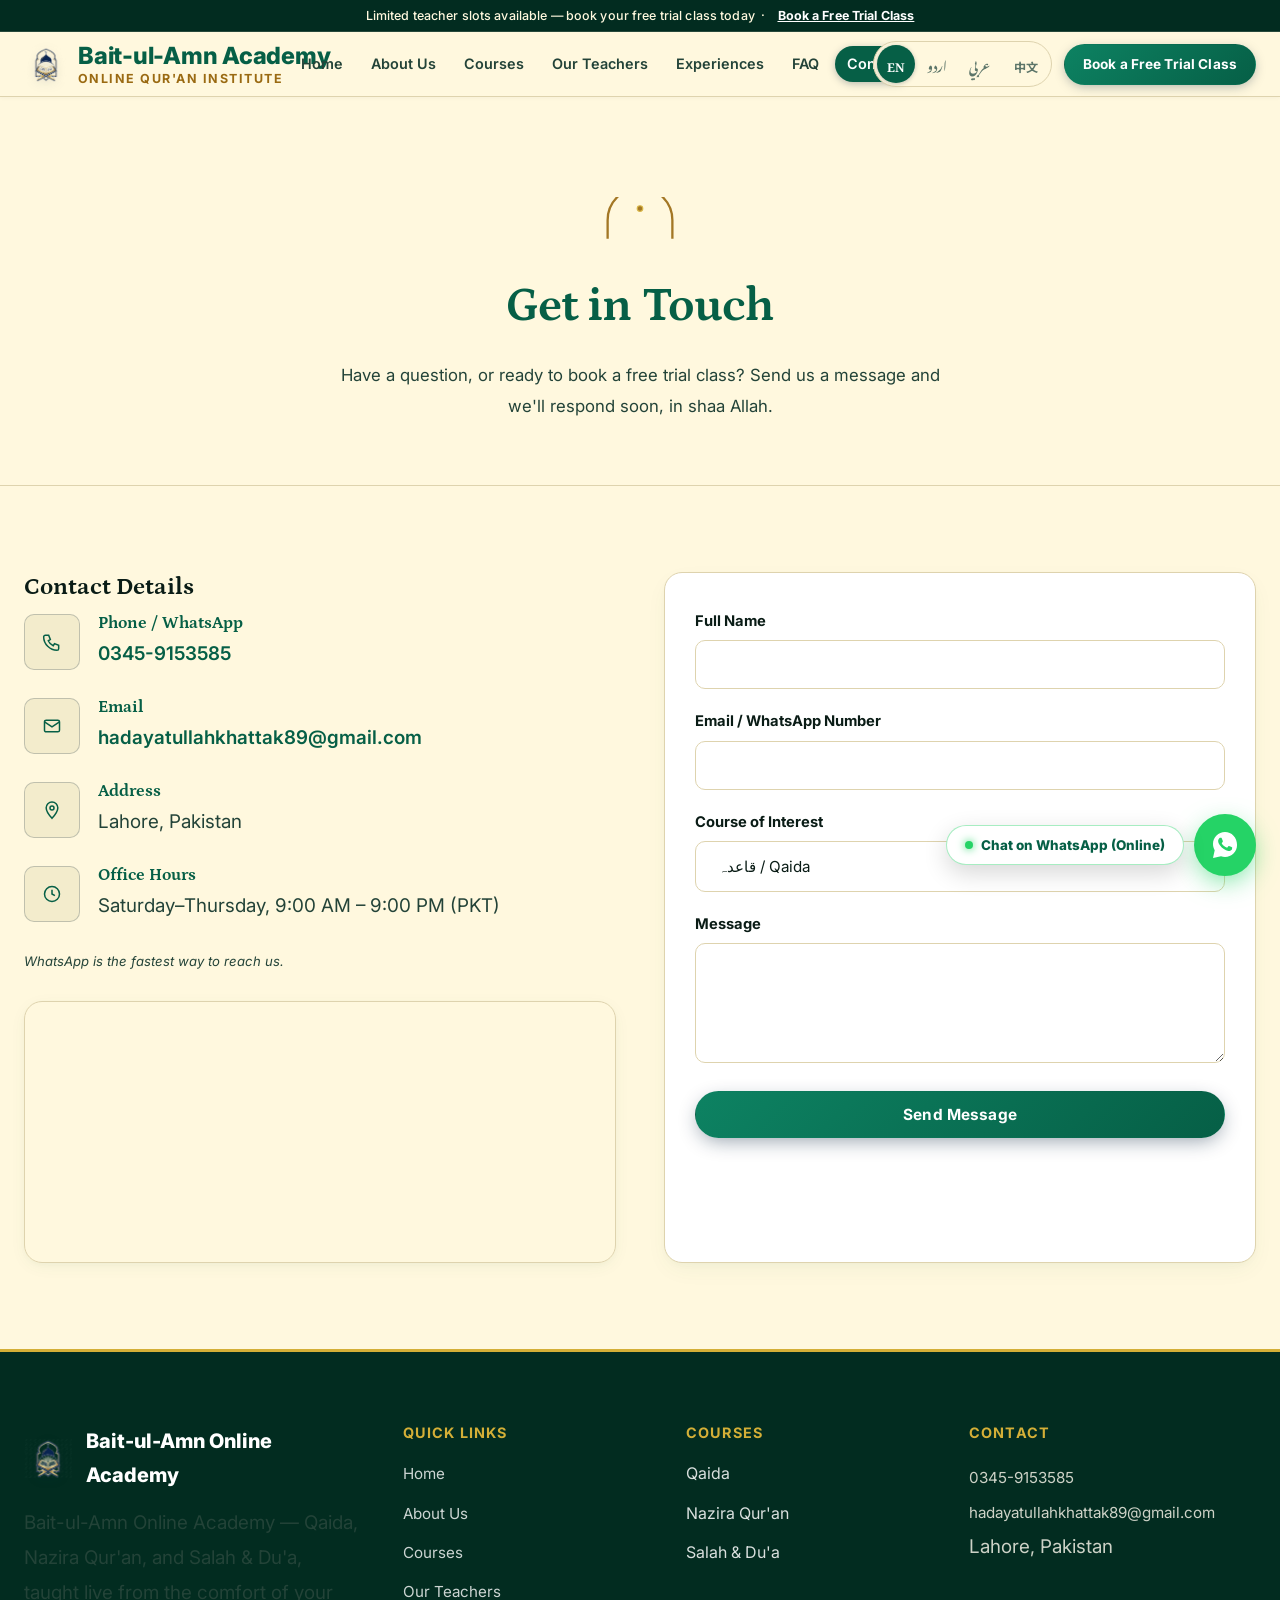
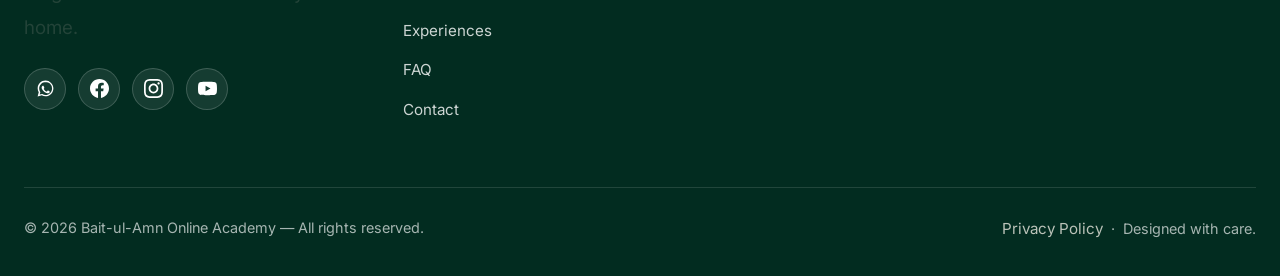
<file: contact.html>
﻿<!DOCTYPE html>
<html lang="en" dir="ltr">
<head>
<meta charset="UTF-8">
<meta name="viewport" content="width=device-width, initial-scale=1.0">
<title>رابطہ | Contact — Bait-ul-Amn Online Academy</title>
<meta name="description" content="Contact Bait-ul-Amn Online Academy to book a free trial class.">
<link rel="canonical" href="https://baitulamnacademy.com/contact.html">

<meta property="og:type" content="website">
<meta property="og:site_name" content="Bait-ul-Amn Online Academy">
<meta property="og:title" content="رابطہ | Contact — Bait-ul-Amn Online Academy">
<meta property="og:description" content="Contact Bait-ul-Amn Online Academy to book a free trial class.">
<meta property="og:image" content="https://baitulamnacademy.com/images/og-image.png">
<meta property="og:url" content="https://baitulamnacademy.com/contact.html">
<meta name="twitter:card" content="summary_large_image">
<meta name="twitter:title" content="رابطہ | Contact — Bait-ul-Amn Online Academy">
<meta name="twitter:description" content="Contact Bait-ul-Amn Online Academy to book a free trial class.">
<meta name="twitter:image" content="https://baitulamnacademy.com/images/og-image.png">

<link rel="icon" type="image/png" href="images/favicon.png">
<link rel="apple-touch-icon" href="images/favicon.png">
<link rel="preconnect" href="https://fonts.googleapis.com">
<link rel="preconnect" href="https://fonts.gstatic.com" crossorigin>
<link href="https://fonts.googleapis.com/css2?family=Petrona:wght@400;500;600;700&family=Inter:wght@400;500;600;700&family=Noto+Nastaliq+Urdu:wght@400;600;700&family=Amiri:wght@400;700&family=Noto+Naskh+Arabic:wght@400;600;700&family=Noto+Serif+SC:wght@600;700&family=Noto+Sans+SC:wght@400;500;600&display=swap" rel="stylesheet">
<link rel="stylesheet" href="css/style.css?v=4.5">
<script type="application/ld+json">
{
  "@context": "https://schema.org",
  "@type": "EducationalOrganization",
  "name": "Bait-ul-Amn Online Academy",
  "alternateName": "بیت الامن آن لائن اکیڈمی",
  "url": "https://baitulamnacademy.com/",
  "logo": "https://baitulamnacademy.com/images/og-image.png",
  "description": "Online Qur'an academy teaching Qaida, Nazira Qur'an, and Salah & Du'a with qualified male and female teachers.",
  "telephone": "+92-345-9153585",
  "email": "hadayatullahkhattak89@gmail.com",
  "address": {
    "@type": "PostalAddress",
    "addressLocality": "Lahore",
    "addressCountry": "PK"
  }
}
</script>
</head>
<body>
<div class="announce-bar">
  <span class="lang lang-ur">محدود ٹیچر سلاٹس دستیاب ہیں — اپنی مفت ٹرائل کلاس ابھی بک کریں</span>
<span class="lang lang-en">Limited teacher slots available — book your free trial class today</span>
<span class="lang lang-ar">أماكن محدودة لدى المعلمين — احجز حصتك التجريبية المجانية اليوم</span>
<span class="lang lang-zh">教师名额有限——立即预约您的免费试听课</span> &nbsp;·&nbsp; <a href="contact.html"><span class="lang lang-ur">مفت ٹرائل کلاس بک کریں</span>
<span class="lang lang-en">Book a Free Trial Class</span>
<span class="lang lang-ar">احجز حصة تجريبية مجانية</span>
<span class="lang lang-zh">预约免费试听课</span></a>
</div><header class="site-header">
  <div class="header-inner">
    <a href="index.html" class="brand">
      <span class="brand-mark"><img src="images/logo-icon.png" alt="Bait-ul-Amn Online Academy Logo" width="50" height="50"></span>
      <span class="brand-text">
        <span class="brand-title">
          <span class="lang lang-ur">بیت الامن آن لائن اکیڈمی</span>
          <span class="lang lang-en">Bait-ul-Amn Academy</span>
          <span class="lang lang-ar">أكاديمية بيت الأمن</span>
          <span class="lang lang-zh">Bait-ul-Amn 学院</span>
        </span>
        <span class="brand-sub">
          <span class="lang lang-ur">آن لائن قرآن انسٹیٹیوٹ</span>
          <span class="lang lang-en">Online Qur'an Institute</span>
          <span class="lang lang-ar">معهد القرآن الكريم عن بعد</span>
          <span class="lang lang-zh">在线古兰经学院</span>
        </span>
      </span>
    </a>
    <nav class="main-nav">
      <ul><li><a href="index.html" class=""><span class="lang lang-ur">ہوم</span>
<span class="lang lang-en">Home</span>
<span class="lang lang-ar">الرئيسية</span>
<span class="lang lang-zh">首页</span></a></li><li><a href="about.html" class=""><span class="lang lang-ur">ہمارے بارے میں</span>
<span class="lang lang-en">About Us</span>
<span class="lang lang-ar">من نحن</span>
<span class="lang lang-zh">关于我们</span></a></li><li><a href="courses.html" class=""><span class="lang lang-ur">کورسز</span>
<span class="lang lang-en">Courses</span>
<span class="lang lang-ar">الدورات</span>
<span class="lang lang-zh">课程</span></a></li><li><a href="teachers.html" class=""><span class="lang lang-ur">اساتذہ</span>
<span class="lang lang-en">Our Teachers</span>
<span class="lang lang-ar">معلمونا</span>
<span class="lang lang-zh">师资团队</span></a></li><li><a href="testimonials.html" class=""><span class="lang lang-ur">طلبہ کا تجربہ</span>
<span class="lang lang-en">Experiences</span>
<span class="lang lang-ar">تجارب الطلاب</span>
<span class="lang lang-zh">学员体验</span></a></li><li><a href="faq.html" class=""><span class="lang lang-ur">سوالات</span>
<span class="lang lang-en">FAQ</span>
<span class="lang lang-ar">الأسئلة الشائعة</span>
<span class="lang lang-zh">常见问题</span></a></li><li><a href="contact.html" class="active"><span class="lang lang-ur">رابطہ</span>
<span class="lang lang-en">Contact</span>
<span class="lang lang-ar">تواصل معنا</span>
<span class="lang lang-zh">联系我们</span></a></li></ul>
    </nav>
    <div class="header-right">
      <div class="lang-switch">
        <button data-lang="en">EN</button>
        <button data-lang="ur">اردو</button>
        <button data-lang="ar">عربي</button>
        <button data-lang="zh">中文</button>
      </div>
      <a href="https://wa.me/923459153585?text=Assalamu%20Alaikum,%20I%20am%20interested%20in%20a%20free%20trial%20class%20at%20Bait-ul-Amn%20Online%20Academy." target="_blank" rel="noopener" class="btn btn-primary"><span class="lang lang-ur">مفت ٹرائل کلاس بک کریں</span>
<span class="lang lang-en">Book a Free Trial Class</span>
<span class="lang lang-ar">احجز حصة تجريبية مجانية</span>
<span class="lang lang-zh">预约免费试听课</span></a>
      <button class="nav-toggle" aria-label="Menu"><span></span><span></span><span></span></button>
    </div>
  </div>
</header>

<section class="page-hero">
  <div class="container">
    <div class="divider-arch" style="color:var(--c-gold)"><svg viewBox="0 0 64 40" xmlns="http://www.w3.org/2000/svg" aria-hidden="true">
<path d="M4 36 V20 A28 28 0 0 1 60 20 V36" fill="none" stroke="currentColor" stroke-width="2"/>
<circle cx="32" cy="10" r="2.4" fill="currentColor"/>
</svg></div>
    <h1 class="lang lang-ur">ہم سے رابطہ کریں</h1>
<h1 class="lang lang-en">Get in Touch</h1>
<h1 class="lang lang-ar">تواصل معنا</h1>
<h1 class="lang lang-zh">联系我们</h1>
    <p class="lang lang-ur">کوئی سوال ہے، یا مفت ٹرائل کلاس بک کروانا چاہتے ہیں؟ ہمیں پیغام بھیجیں، ان شاء اللہ جلد جواب دیا جائے گا۔</p>
<p class="lang lang-en">Have a question, or ready to book a free trial class? Send us a message and we'll respond soon, in shaa Allah.</p>
<p class="lang lang-ar">هل لديك سؤال، أو مستعد لحجز حصة تجريبية مجانية؟ أرسل لنا رسالة وسنرد قريبًا إن شاء الله.</p>
<p class="lang lang-zh">有任何问题，或已准备好预约免费试听课？给我们留言，我们会尽快回复。</p>
  </div>
</section>

<section class="section">
  <div class="container contact-grid">
    <div>
      <h2 class="lang lang-ur">رابطہ کاری کی تفصیلات</h2>
<h2 class="lang lang-en">Contact Details</h2>
<h2 class="lang lang-ar">تفاصيل التواصل</h2>
<h2 class="lang lang-zh">联系方式</h2>
      <div class="contact-info-item">
  <div class="icon"><svg width="20" height="20" viewBox="0 0 24 24" fill="none" stroke="currentColor" stroke-width="1.8"><path d="M4 4h4l2 5-2.5 1.5a12 12 0 0 0 6 6L15 14l5 2v4a2 2 0 0 1-2 2C9.6 22 2 14.4 2 6a2 2 0 0 1 2-2Z"/></svg></div>
  <div><h4 class="lang lang-ur">فون / واٹس ایپ</h4>
<h4 class="lang lang-en">Phone / WhatsApp</h4>
<h4 class="lang lang-ar">الهاتف / واتساب</h4>
<h4 class="lang lang-zh">电话/WhatsApp</h4><p><a href="tel:+923459153585" style="color:var(--c-primary);font-weight:600;">0345-9153585</a></p></div>
</div>
      <div class="contact-info-item">
  <div class="icon"><svg width="20" height="20" viewBox="0 0 24 24" fill="none" stroke="currentColor" stroke-width="1.8"><rect x="3" y="5" width="18" height="14" rx="2"/><path d="m3 7 9 6 9-6"/></svg></div>
  <div><h4 class="lang lang-ur">ای میل</h4>
<h4 class="lang lang-en">Email</h4>
<h4 class="lang lang-ar">البريد الإلكتروني</h4>
<h4 class="lang lang-zh">电子邮箱</h4><p><a href="mailto:hadayatullahkhattak89@gmail.com" style="color:var(--c-primary);font-weight:600;">hadayatullahkhattak89@gmail.com</a></p></div>
</div>
      <div class="contact-info-item">
  <div class="icon"><svg width="20" height="20" viewBox="0 0 24 24" fill="none" stroke="currentColor" stroke-width="1.8"><path d="M12 22s7-7.4 7-12.6A7 7 0 0 0 5 9.4C5 14.6 12 22 12 22Z"/><circle cx="12" cy="9.5" r="2.4"/></svg></div>
  <div><h4 class="lang lang-ur">پتہ</h4>
<h4 class="lang lang-en">Address</h4>
<h4 class="lang lang-ar">العنوان</h4>
<h4 class="lang lang-zh">地址</h4><p class="lang lang-ur">لاہور، پاکستان</p>
<p class="lang lang-en">Lahore, Pakistan</p>
<p class="lang lang-ar">لاهور، باكستان</p>
<p class="lang lang-zh">巴基斯坦拉合尔</p></div>
</div>
      <div class="contact-info-item">
  <div class="icon"><svg width="20" height="20" viewBox="0 0 24 24" fill="none" stroke="currentColor" stroke-width="1.8"><circle cx="12" cy="12" r="9"/><path d="M12 7v5l3.5 2"/></svg></div>
  <div><h4 class="lang lang-ur">اوقاتِ کار</h4>
<h4 class="lang lang-en">Office Hours</h4>
<h4 class="lang lang-ar">ساعات العمل</h4>
<h4 class="lang lang-zh">办公时间</h4><p class="lang lang-ur">ہفتہ تا جمعرات، صبح 9 بجے تا رات 9 بجے (پاکستان وقت)</p>
<p class="lang lang-en">Saturday–Thursday, 9:00 AM – 9:00 PM (PKT)</p>
<p class="lang lang-ar">من السبت إلى الخميس، 9 صباحًا حتى 9 مساءً (بتوقيت باكستان)</p>
<p class="lang lang-zh">周六至周四，上午9点至晚上9点（巴基斯坦时间）</p></div>
</div>
      <p style="font-size:.82rem;font-style:italic;"><span class="lang lang-ur">ہم سے واٹس ایپ پر رابطہ کرنا سب سے تیز ترین طریقہ ہے۔</span>
<span class="lang lang-en">WhatsApp is the fastest way to reach us.</span>
<span class="lang lang-ar">واتساب هو أسرع وسيلة للتواصل معنا.</span>
<span class="lang lang-zh">通过WhatsApp联系我们是最快捷的方式。</span></p>
      <div class="map-embed">
        <iframe src="https://www.google.com/maps?q=Lahore,Pakistan&output=embed" loading="lazy" referrerpolicy="no-referrer-when-downgrade"></iframe>
      </div>
    </div>
    <div class="card">
      <form id="contact-form">
        <div class="form-field">
          <label><span class="lang lang-ur">پورا نام</span>
<span class="lang lang-en">Full Name</span>
<span class="lang lang-ar">الاسم الكامل</span>
<span class="lang lang-zh">姓名</span></label>
          <input type="text" name="Name" required>
        </div>
        <div class="form-field">
          <label><span class="lang lang-ur">ای میل / واٹس ایپ نمبر</span>
<span class="lang lang-en">Email / WhatsApp Number</span>
<span class="lang lang-ar">البريد الإلكتروني / رقم واتساب</span>
<span class="lang lang-zh">电子邮箱/WhatsApp号码</span></label>
          <input type="text" name="Email_or_WhatsApp" required>
        </div>
        <div class="form-field">
          <label><span class="lang lang-ur">دلچسپی کا کورس</span>
<span class="lang lang-en">Course of Interest</span>
<span class="lang lang-ar">الدورة المهتم بها</span>
<span class="lang lang-zh">感兴趣的课程</span></label>
          <select name="Course_of_Interest"><option>قاعدہ / Qaida</option><option>ناظرہ قرآن مجید / Nazira Qur'an</option><option>نماز اور دعا / Salah & Du'a</option><option>فیصلہ نہیں کیا / Not sure yet</option></select>
        </div>
        <div class="form-field">
          <label><span class="lang lang-ur">پیغام</span>
<span class="lang lang-en">Message</span>
<span class="lang lang-ar">الرسالة</span>
<span class="lang lang-zh">留言</span></label>
          <textarea name="Message" required></textarea>
        </div>
        <button type="submit" class="btn btn-primary" style="width:100%;">
          <span class="btn-label"><span class="lang lang-ur">پیغام بھیجیں</span>
<span class="lang lang-en">Send Message</span>
<span class="lang lang-ar">إرسال الرسالة</span>
<span class="lang lang-zh">发送留言</span></span>
        </button>
        <p id="form-note" style="display:none;margin-top:14px;color:var(--c-primary);font-weight:600;"><span class="lang lang-ur">شکریہ! آپ کا پیغام موصول ہو گیا ہے، ہم جلد رابطہ کریں گے۔</span>
<span class="lang lang-en">Thank you! Your message has been received — we'll be in touch soon.</span>
<span class="lang lang-ar">شكرًا لك! تم استلام رسالتك، وسنتواصل معك قريبًا.</span>
<span class="lang lang-zh">感谢您的留言！我们已收到，将尽快与您联系。</span></p>
        <p id="form-error" style="display:none;margin-top:14px;color:#b3401f;font-weight:600;"><span class="lang lang-ur">معذرت، پیغام بھیجنے میں مسئلہ ہوا۔ براہ کرم واٹس ایپ یا فون پر رابطہ کریں: 0345-9153585</span>
<span class="lang lang-en">Sorry, something went wrong sending your message. Please reach us on WhatsApp or call: 0345-9153585</span>
<span class="lang lang-ar">عذرًا، حدث خطأ أثناء إرسال رسالتك. يرجى التواصل معنا عبر واتساب أو الاتصال: 0345-9153585</span>
<span class="lang lang-zh">抱歉，发送留言时出现问题。请通过WhatsApp或电话联系我们：0345-9153585</span></p>
      </form>
    </div>
  </div>
</section>
<a class="whatsapp-float" href="https://wa.me/923459153585?text=%D8%A7%D9%84%D8%B3%D9%84%D8%A7%D9%85%20%D8%B9%D9%84%D9%8A%DA%A9%D9%85!%20%D9%85%DB%8C%DA%BA%20%D8%A8%DB%8C%D8%AA%20%D8%A7%D9%84%D8%A7%D9%85%D9%86%20%D8%A2%D9%86%20%D9%84%D8%A7%D8%A6%D9%86%20%D8%A7%DA%A9%DB%8C%DA%88%D9%85%DB%8C%20%D9%85%DB%8C%DA%BA%20%D9%85%D9%81%D8%AA%20%D9%B9%D8%B1%D8%A7%D8%A6%D9%84%20%DA%A9%D9%84%D8%A7%D8%B3%20%D8%A8%DA%A9%20%DA%A9%D8%B1%D9%86%D8%A7%20%DA%86%D8%A7%DB%81%D8%AA%D8%A7%20%DB%81%D9%88%DA%BA%DB%94" target="_blank" rel="noopener" aria-label="WhatsApp">
  <span class="wa-tooltip">
    <span class="wa-pulse-dot"></span>
    <span class="lang lang-ur">واٹس ایپ پر رابطہ کریں (آن لائن)</span>
    <span class="lang lang-en">Chat on WhatsApp (Online)</span>
    <span class="lang lang-ar">راسلنا عبر واتساب</span>
    <span class="lang lang-zh">通过WhatsApp咨询</span>
  </span>
  <svg viewBox="0 0 32 32" xmlns="http://www.w3.org/2000/svg"><path d="M16.02 3C9.4 3 4 8.4 4 15.02c0 2.25.62 4.36 1.7 6.16L4 29l8.02-1.66a12.9 12.9 0 0 0 4 .64c6.62 0 12.02-5.4 12.02-12.02C28.04 8.4 22.64 3 16.02 3zm7.06 17.2c-.3.83-1.7 1.6-2.35 1.68-.6.08-1.36.11-2.2-.14-.5-.15-1.15-.37-2-.73-3.5-1.52-5.78-5.03-5.96-5.27-.17-.23-1.43-1.9-1.43-3.63 0-1.72.9-2.57 1.22-2.92.32-.35.7-.43.93-.43.23 0 .46 0 .66.01.21.01.5-.08.78.6.3.7 1 2.42 1.08 2.6.09.17.14.38.03.61-.11.23-.17.38-.34.58-.17.2-.36.44-.51.6-.17.17-.35.35-.15.7.2.34.9 1.48 1.93 2.4 1.33 1.18 2.44 1.55 2.79 1.72.35.17.55.15.75-.09.2-.23.86-1 1.09-1.35.23-.34.46-.28.77-.17.31.11 1.98.94 2.32 1.1.34.17.56.26.65.4.09.15.09.85-.21 1.68z"/></svg>
</a><div class="mobile-cta-bar">
  <a href="tel:+923459153585"><svg viewBox="0 0 24 24" fill="none" stroke="currentColor" stroke-width="1.8"><path d="M4 4h4l2 5-2.5 1.5a12 12 0 0 0 6 6L15 14l5 2v4a2 2 0 0 1-2 2C9.6 22 2 14.4 2 6a2 2 0 0 1 2-2Z"/></svg><span><span class="lang lang-ur">کال کریں</span>
<span class="lang lang-en">Call</span>
<span class="lang lang-ar">اتصال</span>
<span class="lang lang-zh">致电</span></span></a>
  <a href="https://wa.me/923459153585?text=Assalamu%20Alaikum,%20I%20am%20interested%20in%20a%20free%20trial%20class%20at%20Bait-ul-Amn%20Online%20Academy." target="_blank" rel="noopener"><svg viewBox="0 0 32 32" xmlns="http://www.w3.org/2000/svg"><path d="M16.02 3C9.4 3 4 8.4 4 15.02c0 2.25.62 4.36 1.7 6.16L4 29l8.02-1.66a12.9 12.9 0 0 0 4 .64c6.62 0 12.02-5.4 12.02-12.02C28.04 8.4 22.64 3 16.02 3zm7.06 17.2c-.3.83-1.7 1.6-2.35 1.68-.6.08-1.36.11-2.2-.14-.5-.15-1.15-.37-2-.73-3.5-1.52-5.78-5.03-5.96-5.27-.17-.23-1.43-1.9-1.43-3.63 0-1.72.9-2.57 1.22-2.92.32-.35.7-.43.93-.43.23 0 .46 0 .66.01.21.01.5-.08.78.6.3.7 1 2.42 1.08 2.6.09.17.14.38.03.61-.11.23-.17.38-.34.58-.17.2-.36.44-.51.6-.17.17-.35.35-.15.7.2.34.9 1.48 1.93 2.4 1.33 1.18 2.44 1.55 2.79 1.72.35.17.55.15.75-.09.2-.23.86-1 1.09-1.35.23-.34.46-.28.77-.17.31.11 1.98.94 2.32 1.1.34.17.56.26.65.4.09.15.09.85-.21 1.68z"/></svg><span><span class="lang lang-ur">واٹس ایپ</span>
<span class="lang lang-en">WhatsApp</span>
<span class="lang lang-ar">واتساب</span>
<span class="lang lang-zh">WhatsApp</span></span></a>
</div><button class="back-to-top" aria-label="Back to top" onclick="window.scrollTo({top:0,behavior:'smooth'})"><svg viewBox="0 0 24 24" fill="none" stroke="currentColor" stroke-width="2.2"><path d="M6 15 L12 9 L18 15"/></svg></button><footer class="site-footer">
  <div class="container">
    <div class="footer-grid">
      <div>
        <div class="footer-brand" style="display:flex;align-items:center;gap:14px;"><span class="brand-mark" style="width:48px;height:48px;"><img src="images/logo-icon.png" alt="Bait-ul-Amn Online Academy Logo" width="48" height="48"></span><span><span class="lang lang-ur">بیت الامن آن لائن اکیڈمی</span>
<span class="lang lang-en">Bait-ul-Amn Online Academy</span>
<span class="lang lang-ar">أكاديمية بيت الأمن الإلكترونية</span>
<span class="lang lang-zh">Bait-ul-Amn 在线古兰经学院</span></span></div>
        <p class="lang lang-ur">بیت الامن آن لائن اکیڈمی — گھر بیٹھے، تجربہ کار اساتذہ کے ساتھ، قاعدہ، ناظرہ قرآن مجید اور نماز و دعا کی تعلیم۔</p>
<p class="lang lang-en">Bait-ul-Amn Online Academy — Qaida, Nazira Qur'an, and Salah & Du'a, taught live from the comfort of your home.</p>
<p class="lang lang-ar">أكاديمية بيت الأمن الإلكترونية — تعليم القاعدة والنظرة والصلاة والدعاء مباشرة من منزلك.</p>
<p class="lang lang-zh">拜特安在线学院——足不出户，跟随专业教师学习卡伊达、纳兹拉古兰经诵读及礼拜祈祷。</p>
        <div class="social-row">
          <a href="https://wa.me/923459153585?text=Assalamu%20Alaikum,%20I%20am%20interested%20in%20a%20free%20trial%20class%20at%20Bait-ul-Amn%20Online%20Academy." target="_blank" rel="noopener" aria-label="WhatsApp">
            <svg viewBox="0 0 24 24"><path d="M12.04 2c-5.46 0-9.91 4.45-9.91 9.91 0 1.75.46 3.45 1.32 4.95L2.05 22l5.25-1.38c1.45.79 3.08 1.21 4.74 1.21 5.46 0 9.91-4.45 9.91-9.91 0-2.65-1.03-5.14-2.9-7.01A9.816 9.816 0 0 0 12.04 2m.01 1.67c2.2 0 4.26.86 5.82 2.42a8.225 8.225 0 0 1 2.41 5.83c0 4.54-3.7 8.24-8.24 8.24-1.42 0-2.82-.37-4.06-1.07l-.29-.17-3.02.79.81-2.94-.19-.3a8.21 8.21 0 0 1-1.26-4.38c0-4.54 3.7-8.24 8.24-8.24m4.52 11.53c-.25-.13-1.47-.72-1.7-.81-.23-.08-.39-.13-.56.13-.17.25-.64.81-.79.97-.14.17-.29.19-.54.06-.25-.13-1.06-.39-2.02-1.25-.75-.67-1.26-1.5-1.4-1.75-.15-.25-.02-.39.11-.51.11-.11.25-.29.37-.43.13-.15.17-.25.25-.42.08-.17.04-.31-.02-.44-.06-.13-.56-1.35-.77-1.85-.2-.49-.41-.42-.56-.43h-.48c-.17 0-.44.06-.67.31-.23.25-.88.86-.88 2.1 0 1.24.9 2.44 1.03 2.61.13.17 1.77 2.7 4.29 3.79.6.26 1.07.41 1.43.53.6.19 1.15.16 1.58.1.48-.07 1.47-.6 1.68-1.18.21-.58.21-1.07.15-1.18-.06-.11-.22-.18-.47-.3"/></svg>
          </a>
          <a href="https://facebook.com" target="_blank" rel="noopener" aria-label="Facebook">
            <svg viewBox="0 0 24 24"><path d="M24 12.073c0-6.627-5.373-12-12-12s-12 5.373-12 12c0 5.99 4.388 10.954 10.125 11.854v-8.385H7.078v-3.47h3.047V9.43c0-3.007 1.792-4.669 4.533-4.669 1.312 0 2.686.235 2.686.235v2.953H15.83c-1.491 0-1.956.925-1.956 1.874v2.25h3.328l-.532 3.47h-2.796v8.385C19.612 23.027 24 18.062 24 12.073z"/></svg>
          </a>
          <a href="https://instagram.com" target="_blank" rel="noopener" aria-label="Instagram">
            <svg viewBox="0 0 24 24"><path d="M12 2.163c3.204 0 3.584.012 4.85.07 3.252.148 4.771 1.691 4.919 4.919.058 1.265.069 1.645.069 4.849 0 3.205-.012 3.584-.069 4.849-.149 3.225-1.664 4.771-4.919 4.919-1.266.058-1.644.07-4.85.07-3.204 0-3.584-.012-4.849-.07-3.26-.149-4.771-1.699-4.919-4.92-.058-1.265-.07-1.644-.07-4.849 0-3.204.013-3.583.07-4.849.149-3.227 1.664-4.771 4.919-4.919 1.266-.057 1.645-.069 4.849-.069zm0-2.163c-3.259 0-3.667.014-4.947.072-4.358.2-6.78 2.618-6.98 6.98-.059 1.281-.073 1.689-.073 4.948 0 3.259.014 3.668.072 4.948.2 4.358 2.618 6.78 6.98 6.98 1.281.058 1.689.072 4.948.072 3.259 0 3.668-.014 4.948-.072 4.354-.2 6.782-2.618 6.979-6.98.059-1.28.073-1.689.073-4.948 0-3.259-.014-3.667-.072-4.947-.196-4.354-2.617-6.78-6.979-6.98-1.281-.059-1.69-.073-4.949-.073zm0 5.838c-3.403 0-6.162 2.759-6.162 6.162s2.759 6.163 6.162 6.163 6.162-2.759 6.162-6.163c0-3.403-2.759-6.162-6.162-6.162zm0 10.162c-2.209 0-4-1.79-4-4 0-2.209 1.791-4 4-4s4 1.791 4 4c0 2.21-1.791 4-4 4zm6.406-11.845c-.796 0-1.441.645-1.441 1.44s.645 1.44 1.441 1.44c.795 0 1.439-.645 1.439-1.44s-.644-1.44-1.439-1.44z"/></svg>
          </a>
          <a href="https://youtube.com" target="_blank" rel="noopener" aria-label="YouTube">
            <svg viewBox="0 0 24 24"><path d="M23.498 6.186a3.016 3.016 0 0 0-2.122-2.136C19.505 3.545 12 3.545 12 3.545s-7.505 0-9.377.505A3.017 3.017 0 0 0 .502 6.186C0 8.07 0 12 0 12s0 3.93.502 5.814a3.016 3.016 0 0 0 2.122 2.136c1.871.505 9.376.505 9.376.505s7.505 0 9.377-.505a3.015 3.015 0 0 0 2.122-2.136C24 15.93 24 12 24 12s0-3.93-.502-5.814zM9.545 15.568V8.432L15.818 12l-6.273 3.568z"/></svg>
          </a>
        </div>
      </div>
      <div>
        <h4><span class="lang lang-ur">فوری روابط</span>
<span class="lang lang-en">Quick Links</span>
<span class="lang lang-ar">روابط سريعة</span>
<span class="lang lang-zh">快速链接</span></h4>
        <ul><li><a href="index.html"><span class="lang lang-ur">ہوم</span>
<span class="lang lang-en">Home</span>
<span class="lang lang-ar">الرئيسية</span>
<span class="lang lang-zh">首页</span></a></li><li><a href="about.html"><span class="lang lang-ur">ہمارے بارے میں</span>
<span class="lang lang-en">About Us</span>
<span class="lang lang-ar">من نحن</span>
<span class="lang lang-zh">关于我们</span></a></li><li><a href="courses.html"><span class="lang lang-ur">کورسز</span>
<span class="lang lang-en">Courses</span>
<span class="lang lang-ar">الدورات</span>
<span class="lang lang-zh">课程</span></a></li><li><a href="teachers.html"><span class="lang lang-ur">اساتذہ</span>
<span class="lang lang-en">Our Teachers</span>
<span class="lang lang-ar">معلمونا</span>
<span class="lang lang-zh">师资团队</span></a></li><li><a href="testimonials.html"><span class="lang lang-ur">طلبہ کا تجربہ</span>
<span class="lang lang-en">Experiences</span>
<span class="lang lang-ar">تجارب الطلاب</span>
<span class="lang lang-zh">学员体验</span></a></li><li><a href="faq.html"><span class="lang lang-ur">سوالات</span>
<span class="lang lang-en">FAQ</span>
<span class="lang lang-ar">الأسئلة الشائعة</span>
<span class="lang lang-zh">常见问题</span></a></li><li><a href="contact.html"><span class="lang lang-ur">رابطہ</span>
<span class="lang lang-en">Contact</span>
<span class="lang lang-ar">تواصل معنا</span>
<span class="lang lang-zh">联系我们</span></a></li></ul>
      </div>
      <div>
        <h4><span class="lang lang-ur">کورسز</span>
<span class="lang lang-en">Courses</span>
<span class="lang lang-ar">الدورات</span>
<span class="lang lang-zh">课程</span></h4>
        <ul><li><span class="lang lang-ur">قاعدہ</span>
<span class="lang lang-en">Qaida</span>
<span class="lang lang-ar">القاعدة</span>
<span class="lang lang-zh">卡伊达基础</span></li><li><span class="lang lang-ur">ناظرہ قرآن مجید</span>
<span class="lang lang-en">Nazira Qur'an</span>
<span class="lang lang-ar">النظرة</span>
<span class="lang lang-zh">纳兹拉古兰经诵读</span></li><li><span class="lang lang-ur">نماز اور دعا</span>
<span class="lang lang-en">Salah & Du'a</span>
<span class="lang lang-ar">الصلاة والدعاء</span>
<span class="lang lang-zh">礼拜与祈祷</span></li></ul>
      </div>
      <div>
        <h4><span class="lang lang-ur">رابطہ کاری</span>
<span class="lang lang-en">Contact</span>
<span class="lang lang-ar">التواصل</span>
<span class="lang lang-zh">联系方式</span></h4>
        <p style="color:rgba(250,246,236,.82)"><a href="tel:+923459153585" style="color:inherit">0345-9153585</a><br><a href="mailto:hadayatullahkhattak89@gmail.com" style="color:inherit">hadayatullahkhattak89@gmail.com</a><br>Lahore, Pakistan</p>
      </div>
    </div>
    <div class="footer-bottom">
      <span>&copy; 2026 <span class="lang lang-ur">بیت الامن آن لائن اکیڈمی</span>
<span class="lang lang-en">Bait-ul-Amn Online Academy</span>
<span class="lang lang-ar">أكاديمية بيت الأمن الإلكترونية</span>
<span class="lang lang-zh">Bait-ul-Amn 在线古兰经学院</span> — <span class="lang lang-ur">جملہ حقوق محفوظ ہیں۔</span>
<span class="lang lang-en">All rights reserved.</span>
<span class="lang lang-ar">جميع الحقوق محفوظة.</span>
<span class="lang lang-zh">版权所有。</span></span>
      <span><a href="privacy.html" style="color:rgba(250,246,236,.75)"><span class="lang lang-ur">رازداری کی پالیسی</span>
<span class="lang lang-en">Privacy Policy</span>
<span class="lang lang-ar">سياسة الخصوصية</span>
<span class="lang lang-zh">隐私政策</span></a> &nbsp;·&nbsp; <span class="lang lang-ur">بہ نیت خیر ڈیزائن کیا گیا۔</span>
<span class="lang lang-en">Designed with care.</span>
<span class="lang lang-ar">صُمم بعناية.</span>
<span class="lang lang-zh">用心设计。</span></span>
    </div>
  </div>
</footer>

<!-- Interactive Multi-Step Free Trial Booking Modal -->
<div class="modal-overlay" id="trial-modal" role="dialog" aria-modal="true" aria-labelledby="modal-trial-heading">
  <div class="modal-dialog">
    <button type="button" class="modal-close-btn modal-close-trigger" aria-label="Close modal">&times;</button>
    
    <div class="modal-header">
      <h3 id="modal-trial-heading" class="lang lang-ur">مفت ٹرائل کلاس بک کریں</h3>
      <h3 class="lang lang-en">Book a Free Trial Class</h3>
      <h3 class="lang lang-ar">احجز حصة تجريبية مجانية</h3>
      <h3 class="lang lang-zh">预约一节免费试听课</h3>
      <p class="lang lang-ur">بغیر کسی ایڈوانس فیس کے استاد سے ملیں اور اپنا تعلیمی سفر شروع کریں۔</p>
      <p class="lang lang-en">Meet your teacher and test our 1-on-1 teaching with zero commitment.</p>
      <p class="lang lang-ar">تعرّف على معلمك واختبر أسلوبنا دون أي التزام مسبق.</p>
      <p class="lang lang-zh">与教师线上见面，免费体验一对一教学，无需预付费。</p>
    </div>

    <!-- Steps indicator -->
    <div class="modal-steps-bar">
      <div class="step-item active" data-step-indicator="1">
        <span class="step-item-num">1</span>
        <span class="lang lang-ur">کورس</span><span class="lang lang-en">Course</span>
      </div>
      <div class="step-item" data-step-indicator="2">
        <span class="step-item-num">2</span>
        <span class="lang lang-ur">اوقات و استاد</span><span class="lang lang-en">Schedule</span>
      </div>
      <div class="step-item" data-step-indicator="3">
        <span class="step-item-num">3</span>
        <span class="lang lang-ur">رابطہ</span><span class="lang lang-en">Details</span>
      </div>
    </div>

    <!-- Wizard Body -->
    <div id="trial-wizard-body">
      <!-- Step 1: Course & Student Selection -->
      <div class="wizard-step active" data-step="1">
        <div class="modal-body">
          <div class="form-group-title lang lang-ur">1. مطلوبہ کورس کا انتخاب کریں:</div>
          <div class="form-group-title lang lang-en">1. Select Desired Course:</div>
          
          <div class="chips-grid">
            <label class="chip-option">
              <input type="radio" name="modal_course" value="نورانی قاعدہ (Noorani Qaida)" checked>
              <div class="chip-content">
                <svg viewBox="0 0 24 24"><path d="M4 19.5A2.5 2.5 0 0 1 6.5 17H20"/><path d="M6.5 2H20v20H6.5A2.5 2.5 0 0 1 4 19.5v-15A2.5 2.5 0 0 1 6.5 2z"/></svg>
                <span class="lang lang-ur">نورانی قاعدہ</span><span class="lang lang-en">Noorani Qaida</span>
              </div>
            </label>

            <label class="chip-option">
              <input type="radio" name="modal_course" value="ناظرہ قرآن مجید (Nazira Quran)">
              <div class="chip-content">
                <svg viewBox="0 0 24 24"><path d="M2 3h6a4 4 0 0 1 4 4v14a3 3 0 0 0-3-3H2z"/><path d="M22 3h-6a4 4 0 0 0-4 4v14a3 3 0 0 1 3-3h7z"/></svg>
                <span class="lang lang-ur">ناظرہ قرآن مجید</span><span class="lang lang-en">Nazira Quran</span>
              </div>
            </label>

            <label class="chip-option">
              <input type="radio" name="modal_course" value="نماز اور مسنون دعائیں (Salah & Du'a)">
              <div class="chip-content">
                <svg viewBox="0 0 24 24"><circle cx="12" cy="12" r="10"/><path d="M12 6v6l4 2"/></svg>
                <span class="lang lang-ur">نماز اور دعائیں</span><span class="lang lang-en">Salah & Du'a</span>
              </div>
            </label>

            <label class="chip-option">
              <input type="radio" name="modal_course" value="حفظ القرآن (Hifz-ul-Quran)">
              <div class="chip-content">
                <svg viewBox="0 0 24 24"><polygon points="12 2 15.09 8.26 22 9.27 17 14.14 18.18 21.02 12 17.77 5.82 21.02 7 14.14 2 9.27 8.91 8.26 12 2"/></svg>
                <span class="lang lang-ur">حفظ القرآن</span><span class="lang lang-en">Hifz Course</span>
              </div>
            </label>
          </div>

          <div class="form-group-title lang lang-ur">2. طالب علم کون ہے؟</div>
          <div class="form-group-title lang lang-en">2. Who is the student?</div>
          <div class="chips-grid">
            <label class="chip-option">
              <input type="radio" name="modal_student" value="بچہ (Child / Boy)" checked>
              <div class="chip-content">
                <span class="lang lang-ur">👦 بچہ (4 تا 12 سال)</span><span class="lang lang-en">👦 Boy (4–12 yrs)</span>
              </div>
            </label>
            <label class="chip-option">
              <input type="radio" name="modal_student" value="بچی (Girl)">
              <div class="chip-content">
                <span class="lang lang-ur">👧 بچی (لڑکی)</span><span class="lang lang-en">👧 Girl</span>
              </div>
            </label>
            <label class="chip-option">
              <input type="radio" name="modal_student" value="بالغ بہن (Sister / Adult)">
              <div class="chip-content">
                <span class="lang lang-ur">🧕 بہن / خاتون</span><span class="lang lang-en">🧕 Sister (Adult)</span>
              </div>
            </label>
            <label class="chip-option">
              <input type="radio" name="modal_student" value="بالغ بھائی (Brother / Adult)">
              <div class="chip-content">
                <span class="lang lang-ur">🧔 بھائی / بالغ</span><span class="lang lang-en">🧔 Brother (Adult)</span>
              </div>
            </label>
          </div>
        </div>

        <div class="modal-footer">
          <button type="button" class="btn btn-outline modal-close-trigger"><span class="lang lang-ur">منسوخ</span><span class="lang lang-en">Cancel</span></button>
          <button type="button" class="btn btn-primary btn-step-next"><span class="lang lang-ur">اگلا مرحلہ &larr;</span><span class="lang lang-en">Next Step &rarr;</span></button>
        </div>
      </div>

      <!-- Step 2: Teacher & Schedule Preferences -->
      <div class="wizard-step" data-step="2">
        <div class="modal-body">
          <div class="form-group-title lang lang-ur">1. استاد کی ترجیح:</div>
          <div class="form-group-title lang lang-en">1. Teacher Preference:</div>
          <div class="chips-grid">
            <label class="chip-option">
              <input type="radio" name="modal_teacher" value="مرد قاری صاحب (Male Teacher)" checked>
              <div class="chip-content">
                <span class="lang lang-ur">مرد قاری صاحب</span><span class="lang lang-en">Male Teacher</span>
              </div>
            </label>
            <label class="chip-option">
              <input type="radio" name="modal_teacher" value="مستند لیڈی ٹیچر (Female Teacher)">
              <div class="chip-content">
                <span class="lang lang-ur">مستند لیڈی ٹیچر (خواتین و بچیوں کے لیے)</span><span class="lang lang-en">Certified Female Teacher</span>
              </div>
            </label>
          </div>

          <div class="form-group-title lang lang-ur">2. کلاس کے لیے مناسب ترین وقت:</div>
          <div class="form-group-title lang lang-en">2. Preferred Class Time:</div>
          <div class="chips-grid">
            <label class="chip-option">
              <input type="radio" name="modal_time" value="صبح کے اوقات (Morning)" checked>
              <div class="chip-content">
                <span class="lang lang-ur">🌅 صبح (Morning)</span><span class="lang lang-en">🌅 Morning</span>
              </div>
            </label>
            <label class="chip-option">
              <input type="radio" name="modal_time" value="دوپہر (Afternoon)">
              <div class="chip-content">
                <span class="lang lang-ur">☀️ دوپہر (Afternoon)</span><span class="lang lang-en">☀️ Afternoon</span>
              </div>
            </label>
            <label class="chip-option">
              <input type="radio" name="modal_time" value="شام یا رات (Evening/Night)">
              <div class="chip-content">
                <span class="lang lang-ur">🌙 شام یا رات (Evening)</span><span class="lang lang-en">🌙 Evening / Night</span>
              </div>
            </label>
          </div>

          <div class="form-group-title lang lang-ur">3. آپ کا ملک یا ٹائم زون:</div>
          <div class="form-group-title lang lang-en">3. Your Country / Timezone:</div>
          <select id="trial-student-tz" class="input-field" style="margin-bottom:0;">
            <option value="پاکستان (PKT - Pakistan Standard Time)">🇵🇰 Pakistan (PKT)</option>
            <option value="برطانیہ / یورپ (UK / GMT / BST)">🇬🇧 United Kingdom (UK / BST)</option>
            <option value="امریکہ / کینیڈا (USA / Canada - EST/CST/PST)">🇺🇸 USA / Canada (EST / CST / PST)</option>
            <option value="متحدہ عرب امارات / سعودی عرب (UAE / Saudi / Gulf)">🇸🇦 UAE / Saudi Arabia / Gulf</option>
            <option value="آسٹریلیا / دیگر (Australia / Other)">🇦🇺 Australia / Other</option>
          </select>
        </div>

        <div class="modal-footer">
          <button type="button" class="btn btn-outline btn-step-prev"><span class="lang lang-ur">&rarr; واپس</span><span class="lang lang-en">&larr; Back</span></button>
          <button type="button" class="btn btn-primary btn-step-next"><span class="lang lang-ur">اگلا مرحلہ &larr;</span><span class="lang lang-en">Next Step &rarr;</span></button>
        </div>
      </div>

      <!-- Step 3: Contact Details & Submit -->
      <div class="wizard-step" data-step="3">
        <div class="modal-body">
          <div class="form-group-title lang lang-ur">والدین یا طالب علم کی معلومات:</div>
          <div class="form-group-title lang lang-en">Parent or Student Details:</div>

          <label class="lang lang-ur" style="display:block;font-size:.85rem;font-weight:600;margin-bottom:6px;">آپ کا نام:</label>
          <label class="lang lang-en" style="display:block;font-size:.85rem;font-weight:600;margin-bottom:6px;">Your Full Name:</label>
          <input type="text" id="trial-student-name" class="input-field" placeholder="مثلاً: محمد احمد / Muhammad Ahmad" required>

          <label class="lang lang-ur" style="display:block;font-size:.85rem;font-weight:600;margin-bottom:6px;">واٹس ایپ نمبر (بمعہ ملک کا کوڈ):</label>
          <label class="lang lang-en" style="display:block;font-size:.85rem;font-weight:600;margin-bottom:6px;">WhatsApp Number (with Country Code):</label>
          <input type="tel" id="trial-student-phone" class="input-field" placeholder="+92 345 0000000 / +44 7000 000000" required>

          <div style="background:var(--c-sage);padding:12px 14px;border-radius:var(--radius-s);font-size:.82rem;color:var(--c-ink-soft);line-height:1.6;">
            <strong class="lang lang-ur">🔒 رازداری کی ضمانت:</strong>
            <strong class="lang lang-en">🔒 Privacy Guarantee:</strong>
            <span class="lang lang-ur"> آپ کا نمبر اور معلومات مکمل محفوظ رکھی جاتی ہیں۔ کوئی فیس پیشگی نہیں لی جاتی۔</span>
            <span class="lang lang-en"> Your details are strictly confidential. Zero fees required for the trial.</span>
          </div>
        </div>

        <div class="modal-footer">
          <button type="button" class="btn btn-outline btn-step-prev"><span class="lang lang-ur">&rarr; واپس</span><span class="lang lang-en">&larr; Back</span></button>
          <button type="button" id="trial-submit-btn" class="btn btn-gold" style="font-weight:700;">
            <span class="lang lang-ur">مفت ٹرائل کلاس ابھی بک کریں ✨</span>
            <span class="lang lang-en">Confirm Free Trial Now ✨</span>
            <span class="lang lang-ar">تأكيد الحصة التجريبية الآن ✨</span>
            <span class="lang lang-zh">立即确认免费试听 ✨</span>
          </button>
        </div>
      </div>
    </div>

    <!-- Success View -->
    <div id="trial-success-view" style="display:none;padding:44px 30px;text-align:center;">
      <div style="width:68px;height:68px;border-radius:50%;background:#eaf8ef;color:#25D366;margin:0 auto 16px;display:flex;align-items:center;justify-content:center;">
        <svg width="36" height="36" viewBox="0 0 24 24" fill="none" stroke="currentColor" stroke-width="2.6"><polyline points="20 6 9 17 4 12"/></svg>
      </div>
      <h3 class="lang lang-ur" style="color:var(--c-primary);font-size:1.45rem;">ماشاءاللہ! آپ کی درخواست موصول ہو گئی</h3>
      <h3 class="lang lang-en" style="color:var(--c-primary);font-size:1.45rem;">Alhamdulillah! Request Received</h3>
      <p class="lang lang-ur" style="font-size:.95rem;max-width:440px;margin:0 auto 20px;">ہماری اکیڈمی انتظامیہ جلد از جلد آپ سے واٹس ایپ پر رابطہ کر کے ٹرائل کلاس کا لنک اور وقت شیئر کرے گی۔</p>
      <p class="lang lang-en" style="font-size:.95rem;max-width:440px;margin:0 auto 20px;">Our administration will contact you on WhatsApp shortly to confirm your trial time slot.</p>
      <button type="button" class="btn btn-primary modal-close-trigger"><span class="lang lang-ur">بند کریں</span><span class="lang lang-en">Close</span></button>
    </div>

  </div>
</div>
<script src="js/script.js?v=4.5"></script>
</body>
</html>
</file>
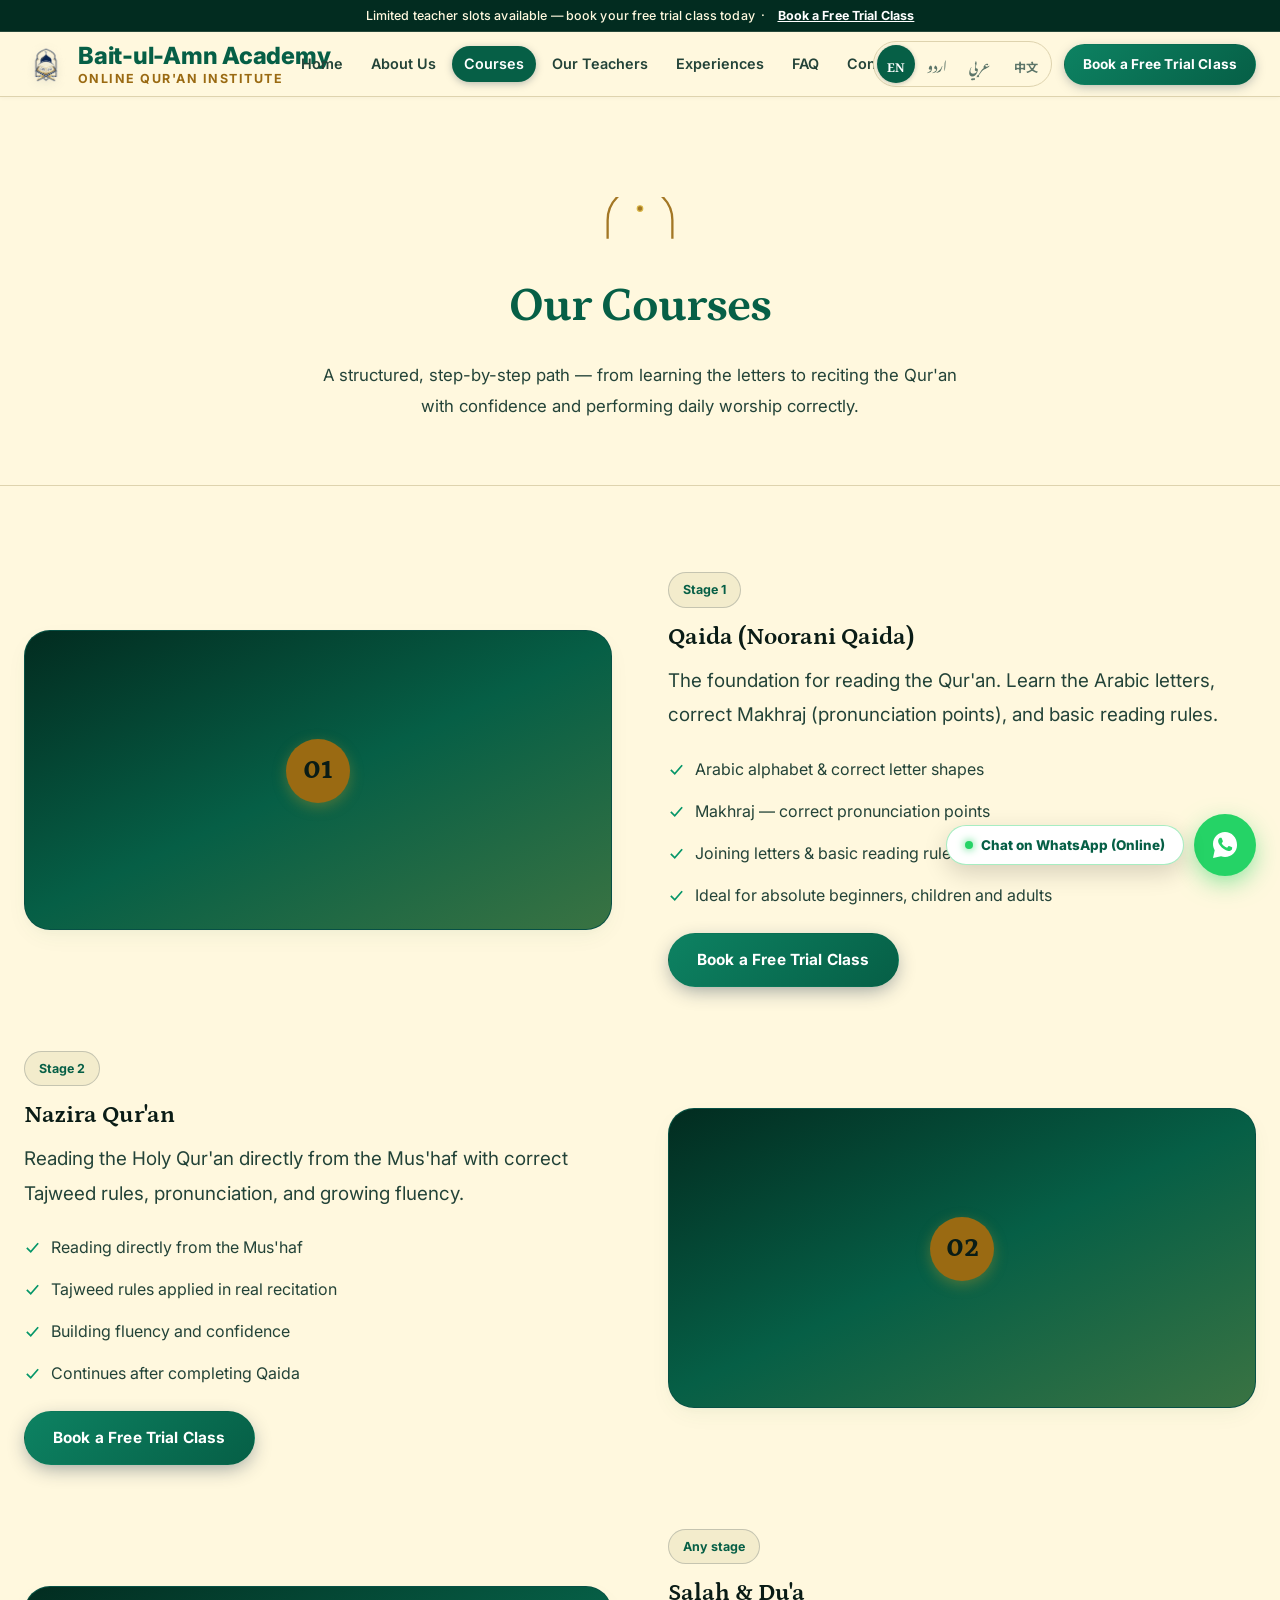
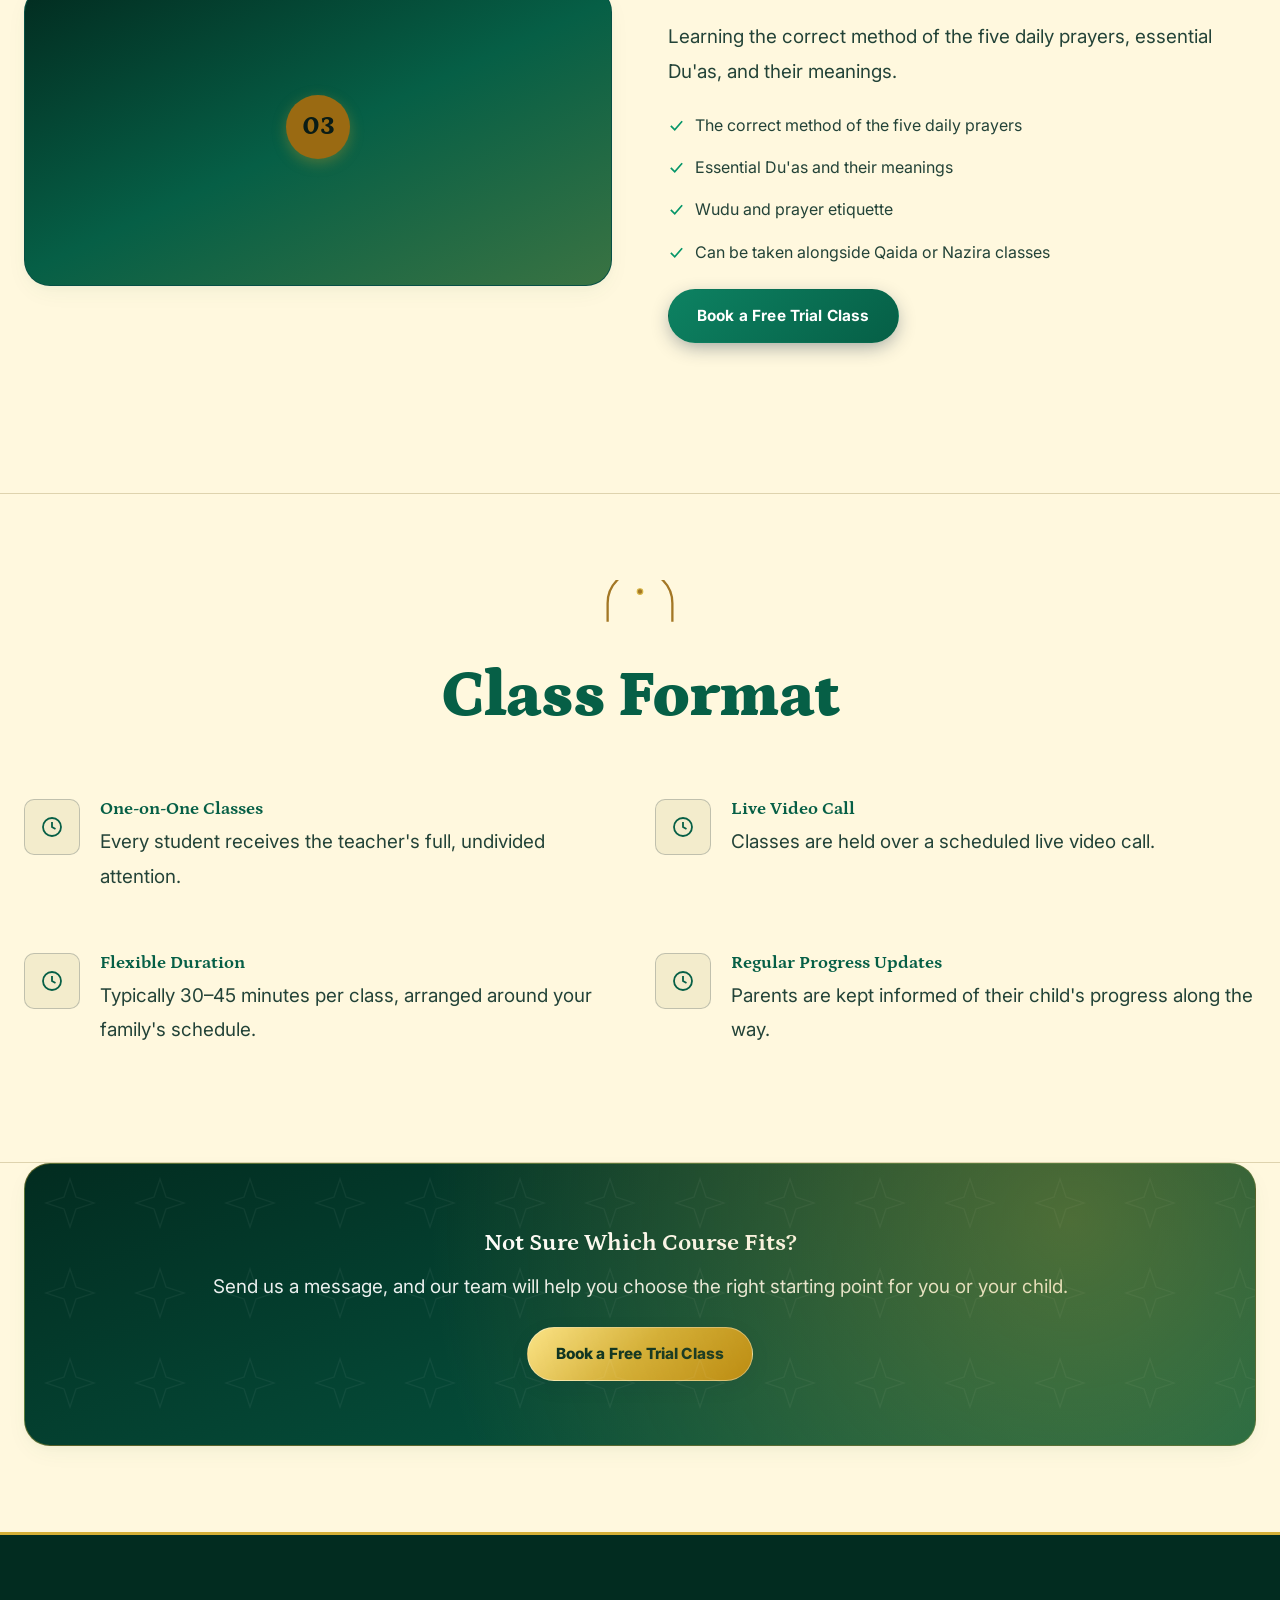
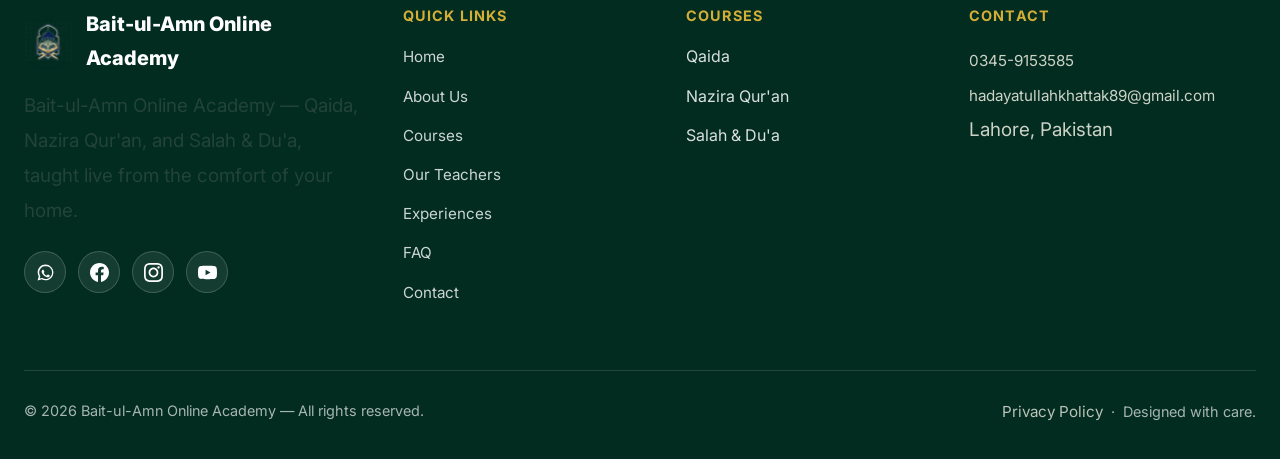
<file: courses.html>
﻿<!DOCTYPE html>
<html lang="en" dir="ltr">
<head>
<meta charset="UTF-8">
<meta name="viewport" content="width=device-width, initial-scale=1.0">
<title>کورسز | Courses — Bait-ul-Amn Online Academy</title>
<meta name="description" content="Qaida, Nazira Qur'an, and Salah & Du'a courses at Bait-ul-Amn Online Academy.">
<link rel="canonical" href="https://baitulamnacademy.com/courses.html">

<meta property="og:type" content="website">
<meta property="og:site_name" content="Bait-ul-Amn Online Academy">
<meta property="og:title" content="کورسز | Courses — Bait-ul-Amn Online Academy">
<meta property="og:description" content="Qaida, Nazira Qur'an, and Salah & Du'a courses at Bait-ul-Amn Online Academy.">
<meta property="og:image" content="https://baitulamnacademy.com/images/og-image.png">
<meta property="og:url" content="https://baitulamnacademy.com/courses.html">
<meta name="twitter:card" content="summary_large_image">
<meta name="twitter:title" content="کورسز | Courses — Bait-ul-Amn Online Academy">
<meta name="twitter:description" content="Qaida, Nazira Qur'an, and Salah & Du'a courses at Bait-ul-Amn Online Academy.">
<meta name="twitter:image" content="https://baitulamnacademy.com/images/og-image.png">

<link rel="icon" type="image/png" href="images/favicon.png">
<link rel="apple-touch-icon" href="images/favicon.png">
<link rel="preconnect" href="https://fonts.googleapis.com">
<link rel="preconnect" href="https://fonts.gstatic.com" crossorigin>
<link href="https://fonts.googleapis.com/css2?family=Petrona:wght@400;500;600;700&family=Inter:wght@400;500;600;700&family=Noto+Nastaliq+Urdu:wght@400;600;700&family=Amiri:wght@400;700&family=Noto+Naskh+Arabic:wght@400;600;700&family=Noto+Serif+SC:wght@600;700&family=Noto+Sans+SC:wght@400;500;600&display=swap" rel="stylesheet">
<link rel="stylesheet" href="css/style.css?v=4.5">
<script type="application/ld+json">
{
  "@context": "https://schema.org",
  "@type": "EducationalOrganization",
  "name": "Bait-ul-Amn Online Academy",
  "alternateName": "بیت الامن آن لائن اکیڈمی",
  "url": "https://baitulamnacademy.com/",
  "logo": "https://baitulamnacademy.com/images/og-image.png",
  "description": "Online Qur'an academy teaching Qaida, Nazira Qur'an, and Salah & Du'a with qualified male and female teachers.",
  "telephone": "+92-345-9153585",
  "email": "hadayatullahkhattak89@gmail.com",
  "address": {
    "@type": "PostalAddress",
    "addressLocality": "Lahore",
    "addressCountry": "PK"
  }
}
</script>
</head>
<body>
<div class="announce-bar">
  <span class="lang lang-ur">محدود ٹیچر سلاٹس دستیاب ہیں — اپنی مفت ٹرائل کلاس ابھی بک کریں</span>
<span class="lang lang-en">Limited teacher slots available — book your free trial class today</span>
<span class="lang lang-ar">أماكن محدودة لدى المعلمين — احجز حصتك التجريبية المجانية اليوم</span>
<span class="lang lang-zh">教师名额有限——立即预约您的免费试听课</span> &nbsp;·&nbsp; <a href="contact.html"><span class="lang lang-ur">مفت ٹرائل کلاس بک کریں</span>
<span class="lang lang-en">Book a Free Trial Class</span>
<span class="lang lang-ar">احجز حصة تجريبية مجانية</span>
<span class="lang lang-zh">预约免费试听课</span></a>
</div><header class="site-header">
  <div class="header-inner">
    <a href="index.html" class="brand">
      <span class="brand-mark"><img src="images/logo-icon.png" alt="Bait-ul-Amn Online Academy Logo" width="50" height="50"></span>
      <span class="brand-text">
        <span class="brand-title">
          <span class="lang lang-ur">بیت الامن آن لائن اکیڈمی</span>
          <span class="lang lang-en">Bait-ul-Amn Academy</span>
          <span class="lang lang-ar">أكاديمية بيت الأمن</span>
          <span class="lang lang-zh">Bait-ul-Amn 学院</span>
        </span>
        <span class="brand-sub">
          <span class="lang lang-ur">آن لائن قرآن انسٹیٹیوٹ</span>
          <span class="lang lang-en">Online Qur'an Institute</span>
          <span class="lang lang-ar">معهد القرآن الكريم عن بعد</span>
          <span class="lang lang-zh">在线古兰经学院</span>
        </span>
      </span>
    </a>
    <nav class="main-nav">
      <ul><li><a href="index.html" class=""><span class="lang lang-ur">ہوم</span>
<span class="lang lang-en">Home</span>
<span class="lang lang-ar">الرئيسية</span>
<span class="lang lang-zh">首页</span></a></li><li><a href="about.html" class=""><span class="lang lang-ur">ہمارے بارے میں</span>
<span class="lang lang-en">About Us</span>
<span class="lang lang-ar">من نحن</span>
<span class="lang lang-zh">关于我们</span></a></li><li><a href="courses.html" class="active"><span class="lang lang-ur">کورسز</span>
<span class="lang lang-en">Courses</span>
<span class="lang lang-ar">الدورات</span>
<span class="lang lang-zh">课程</span></a></li><li><a href="teachers.html" class=""><span class="lang lang-ur">اساتذہ</span>
<span class="lang lang-en">Our Teachers</span>
<span class="lang lang-ar">معلمونا</span>
<span class="lang lang-zh">师资团队</span></a></li><li><a href="testimonials.html" class=""><span class="lang lang-ur">طلبہ کا تجربہ</span>
<span class="lang lang-en">Experiences</span>
<span class="lang lang-ar">تجارب الطلاب</span>
<span class="lang lang-zh">学员体验</span></a></li><li><a href="faq.html" class=""><span class="lang lang-ur">سوالات</span>
<span class="lang lang-en">FAQ</span>
<span class="lang lang-ar">الأسئلة الشائعة</span>
<span class="lang lang-zh">常见问题</span></a></li><li><a href="contact.html" class=""><span class="lang lang-ur">رابطہ</span>
<span class="lang lang-en">Contact</span>
<span class="lang lang-ar">تواصل معنا</span>
<span class="lang lang-zh">联系我们</span></a></li></ul>
    </nav>
    <div class="header-right">
      <div class="lang-switch">
        <button data-lang="en">EN</button>
        <button data-lang="ur">اردو</button>
        <button data-lang="ar">عربي</button>
        <button data-lang="zh">中文</button>
      </div>
      <a href="https://wa.me/923459153585?text=Assalamu%20Alaikum,%20I%20am%20interested%20in%20a%20free%20trial%20class%20at%20Bait-ul-Amn%20Online%20Academy." target="_blank" rel="noopener" class="btn btn-primary"><span class="lang lang-ur">مفت ٹرائل کلاس بک کریں</span>
<span class="lang lang-en">Book a Free Trial Class</span>
<span class="lang lang-ar">احجز حصة تجريبية مجانية</span>
<span class="lang lang-zh">预约免费试听课</span></a>
      <button class="nav-toggle" aria-label="Menu"><span></span><span></span><span></span></button>
    </div>
  </div>
</header>

<section class="page-hero">
  <div class="container">
    <div class="divider-arch" style="color:var(--c-gold)"><svg viewBox="0 0 64 40" xmlns="http://www.w3.org/2000/svg" aria-hidden="true">
<path d="M4 36 V20 A28 28 0 0 1 60 20 V36" fill="none" stroke="currentColor" stroke-width="2"/>
<circle cx="32" cy="10" r="2.4" fill="currentColor"/>
</svg></div>
    <h1 class="lang lang-ur">ہمارے کورسز</h1>
<h1 class="lang lang-en">Our Courses</h1>
<h1 class="lang lang-ar">دوراتنا</h1>
<h1 class="lang lang-zh">我们的课程</h1>
    <p class="lang lang-ur">حروف سیکھنے سے لے کر پراعتماد تلاوتِ قرآن اور روزمرہ عبادت کے درست طریقے تک — ایک منظم اور مرحلہ وار راستہ۔</p>
<p class="lang lang-en">A structured, step-by-step path — from learning the letters to reciting the Qur'an with confidence and performing daily worship correctly.</p>
<p class="lang lang-ar">مسار منظم ومتدرج — من تعلّم الحروف إلى قراءة القرآن بثقة وأداء العبادة اليومية بشكل صحيح.</p>
<p class="lang lang-zh">一条循序渐进、结构清晰的学习路径——从认识字母，到自信诵读古兰经，再到正确进行日常礼拜。</p>
  </div>
</section>

<section class="section">
  <div class="container">
    <div class="split" style="margin-bottom:64px;">
  <div class="split-media" style=";background-image:url('https://images.unsplash.com/photo-1587617425953-9075d28b8c46?fm=jpg&q=80&w=1000&auto=format&fit=crop');min-height:300px;">
    <div class="step-num" style="width:64px;height:64px;font-size:1.6rem;background:var(--c-gold);color:var(--c-ink);position:relative;z-index:1;">01</div>
  </div>
  <div style="">
    <span class="tag" style="margin-bottom:14px;display:inline-block;"><span class="lang lang-ur">مرحلہ اول</span>
<span class="lang lang-en">Stage 1</span>
<span class="lang lang-ar">المرحلة الأولى</span>
<span class="lang lang-zh">第一阶段</span></span>
    <h2 class="lang lang-ur">قاعدہ (نورانی قاعدہ)</h2>
<h2 class="lang lang-en">Qaida (Noorani Qaida)</h2>
<h2 class="lang lang-ar">القاعدة (القاعدة النورانية)</h2>
<h2 class="lang lang-zh">卡伊达基础课程（努拉尼卡伊达）</h2>
    <p class="lang lang-ur">قرآن پاک پڑھنے کی بنیاد۔ عربی حروف کی درست ادائیگی، مخارج اور بنیادی قواعدِ قرات سکھائے جاتے ہیں۔</p>
<p class="lang lang-en">The foundation for reading the Qur'an. Learn the Arabic letters, correct Makhraj (pronunciation points), and basic reading rules.</p>
<p class="lang lang-ar">الأساس لقراءة القرآن الكريم. تعلّم الحروف العربية، والمخارج الصحيحة، وقواعد القراءة الأساسية.</p>
<p class="lang lang-zh">诵读古兰经的基础课程。学习阿拉伯字母、正确的吐字部位（发音位置）及基础拼读规则。</p>
    <ul style="margin-top:18px;"><li style="display:flex;gap:10px;align-items:flex-start;margin-bottom:12px;">
  <span style="flex:none;margin-top:3px;"><svg width="17" height="17" viewBox="0 0 24 24" fill="none" stroke="#059669" stroke-width="2.4"><path d="M4 12.5 L9.5 18 L20 6"/></svg></span>
  <span><span class="lang lang-ur">عربی حروفِ تہجی اور ان کی درست شکلیں</span>
<span class="lang lang-en">Arabic alphabet & correct letter shapes</span>
<span class="lang lang-ar">الحروف العربية وأشكالها الصحيحة</span>
<span class="lang lang-zh">阿拉伯字母及其正确写法</span></span>
</li>
<li style="display:flex;gap:10px;align-items:flex-start;margin-bottom:12px;">
  <span style="flex:none;margin-top:3px;"><svg width="17" height="17" viewBox="0 0 24 24" fill="none" stroke="#059669" stroke-width="2.4"><path d="M4 12.5 L9.5 18 L20 6"/></svg></span>
  <span><span class="lang lang-ur">مخارج — تلفظ کے درست مقامات</span>
<span class="lang lang-en">Makhraj — correct pronunciation points</span>
<span class="lang lang-ar">المخارج — مواضع النطق الصحيحة</span>
<span class="lang lang-zh">吐字部位——正确的发音位置</span></span>
</li>
<li style="display:flex;gap:10px;align-items:flex-start;margin-bottom:12px;">
  <span style="flex:none;margin-top:3px;"><svg width="17" height="17" viewBox="0 0 24 24" fill="none" stroke="#059669" stroke-width="2.4"><path d="M4 12.5 L9.5 18 L20 6"/></svg></span>
  <span><span class="lang lang-ur">حروف کو ملانا اور بنیادی قواعدِ قرات</span>
<span class="lang lang-en">Joining letters & basic reading rules</span>
<span class="lang lang-ar">ربط الحروف وقواعد القراءة الأساسية</span>
<span class="lang lang-zh">字母连接及基础拼读规则</span></span>
</li>
<li style="display:flex;gap:10px;align-items:flex-start;margin-bottom:12px;">
  <span style="flex:none;margin-top:3px;"><svg width="17" height="17" viewBox="0 0 24 24" fill="none" stroke="#059669" stroke-width="2.4"><path d="M4 12.5 L9.5 18 L20 6"/></svg></span>
  <span><span class="lang lang-ur">بالکل نئے سیکھنے والوں، بچوں اور بڑوں کے لیے موزوں</span>
<span class="lang lang-en">Ideal for absolute beginners, children and adults</span>
<span class="lang lang-ar">مناسب للمبتدئين تمامًا، للأطفال والكبار</span>
<span class="lang lang-zh">适合完全零基础的儿童与成人</span></span>
</li></ul>
    <a href="contact.html" class="btn btn-primary" style="margin-top:8px;"><span class="lang lang-ur">مفت ٹرائل کلاس بک کریں</span>
<span class="lang lang-en">Book a Free Trial Class</span>
<span class="lang lang-ar">احجز حصة تجريبية مجانية</span>
<span class="lang lang-zh">预约免费试听课</span></a>
  </div>
</div>
<div class="split" style="margin-bottom:64px;">
  <div class="split-media" style="order:2;background-image:url('https://images.unsplash.com/photo-1542816417-0983c9c9ad53?fm=jpg&q=80&w=1000&auto=format&fit=crop');min-height:300px;">
    <div class="step-num" style="width:64px;height:64px;font-size:1.6rem;background:var(--c-gold);color:var(--c-ink);position:relative;z-index:1;">02</div>
  </div>
  <div style="order:1">
    <span class="tag" style="margin-bottom:14px;display:inline-block;"><span class="lang lang-ur">مرحلہ دوم</span>
<span class="lang lang-en">Stage 2</span>
<span class="lang lang-ar">المرحلة الثانية</span>
<span class="lang lang-zh">第二阶段</span></span>
    <h2 class="lang lang-ur">ناظرہ قرآن مجید</h2>
<h2 class="lang lang-en">Nazira Qur'an</h2>
<h2 class="lang lang-ar">النظرة (قراءة القرآن)</h2>
<h2 class="lang lang-zh">纳兹拉古兰经诵读课程</h2>
    <p class="lang lang-ur">قرآن مجید کو براہِ راست مصحف سے درست تجوید، ادائیگی اور روانی کے ساتھ پڑھنا سکھایا جاتا ہے۔</p>
<p class="lang lang-en">Reading the Holy Qur'an directly from the Mus'haf with correct Tajweed rules, pronunciation, and growing fluency.</p>
<p class="lang lang-ar">قراءة القرآن الكريم من المصحف مباشرة مع تطبيق أحكام التجويد الصحيحة وتنمية الطلاقة.</p>
<p class="lang lang-zh">直接研读古兰经原文，学习正确的塔吉威德规则与发音，逐步提升诵读的流利度。</p>
    <ul style="margin-top:18px;"><li style="display:flex;gap:10px;align-items:flex-start;margin-bottom:12px;">
  <span style="flex:none;margin-top:3px;"><svg width="17" height="17" viewBox="0 0 24 24" fill="none" stroke="#059669" stroke-width="2.4"><path d="M4 12.5 L9.5 18 L20 6"/></svg></span>
  <span><span class="lang lang-ur">براہِ راست مصحف سے تلاوت</span>
<span class="lang lang-en">Reading directly from the Mus'haf</span>
<span class="lang lang-ar">القراءة مباشرة من المصحف</span>
<span class="lang lang-zh">直接研读古兰经原文</span></span>
</li>
<li style="display:flex;gap:10px;align-items:flex-start;margin-bottom:12px;">
  <span style="flex:none;margin-top:3px;"><svg width="17" height="17" viewBox="0 0 24 24" fill="none" stroke="#059669" stroke-width="2.4"><path d="M4 12.5 L9.5 18 L20 6"/></svg></span>
  <span><span class="lang lang-ur">عملی تلاوت میں تجوید کے قواعد کا اطلاق</span>
<span class="lang lang-en">Tajweed rules applied in real recitation</span>
<span class="lang lang-ar">تطبيق أحكام التجويد أثناء التلاوة الفعلية</span>
<span class="lang lang-zh">在实际诵读中运用塔吉威德规则</span></span>
</li>
<li style="display:flex;gap:10px;align-items:flex-start;margin-bottom:12px;">
  <span style="flex:none;margin-top:3px;"><svg width="17" height="17" viewBox="0 0 24 24" fill="none" stroke="#059669" stroke-width="2.4"><path d="M4 12.5 L9.5 18 L20 6"/></svg></span>
  <span><span class="lang lang-ur">روانی اور اعتماد پیدا کرنا</span>
<span class="lang lang-en">Building fluency and confidence</span>
<span class="lang lang-ar">بناء الطلاقة والثقة</span>
<span class="lang lang-zh">培养流利度与自信心</span></span>
</li>
<li style="display:flex;gap:10px;align-items:flex-start;margin-bottom:12px;">
  <span style="flex:none;margin-top:3px;"><svg width="17" height="17" viewBox="0 0 24 24" fill="none" stroke="#059669" stroke-width="2.4"><path d="M4 12.5 L9.5 18 L20 6"/></svg></span>
  <span><span class="lang lang-ur">قاعدہ مکمل کرنے کے بعد جاری رکھا جاتا ہے</span>
<span class="lang lang-en">Continues after completing Qaida</span>
<span class="lang lang-ar">يُستكمل بعد إتمام القاعدة</span>
<span class="lang lang-zh">在完成卡伊达课程后继续学习</span></span>
</li></ul>
    <a href="contact.html" class="btn btn-primary" style="margin-top:8px;"><span class="lang lang-ur">مفت ٹرائل کلاس بک کریں</span>
<span class="lang lang-en">Book a Free Trial Class</span>
<span class="lang lang-ar">احجز حصة تجريبية مجانية</span>
<span class="lang lang-zh">预约免费试听课</span></a>
  </div>
</div>
<div class="split" style="margin-bottom:64px;">
  <div class="split-media" style=";background-image:url('https://images.unsplash.com/photo-1744521671527-758060770cf5?fm=jpg&q=80&w=1000&auto=format&fit=crop');min-height:300px;">
    <div class="step-num" style="width:64px;height:64px;font-size:1.6rem;background:var(--c-gold);color:var(--c-ink);position:relative;z-index:1;">03</div>
  </div>
  <div style="">
    <span class="tag" style="margin-bottom:14px;display:inline-block;"><span class="lang lang-ur">ہر مرحلے کے ساتھ</span>
<span class="lang lang-en">Any stage</span>
<span class="lang lang-ar">مع أي مرحلة</span>
<span class="lang lang-zh">任意阶段均可</span></span>
    <h2 class="lang lang-ur">نماز اور دعا</h2>
<h2 class="lang lang-en">Salah & Du'a</h2>
<h2 class="lang lang-ar">الصلاة والدعاء</h2>
<h2 class="lang lang-zh">礼拜与祈祷课程</h2>
    <p class="lang lang-ur">روزانہ کی پانچ نمازوں کا درست طریقہ، ضروری دعاؤں کا حفظ اور ان کے معانی سکھائے جاتے ہیں۔</p>
<p class="lang lang-en">Learning the correct method of the five daily prayers, essential Du'as, and their meanings.</p>
<p class="lang lang-ar">تعلّم الطريقة الصحيحة للصلوات الخمس اليومية، والأدعية الأساسية ومعانيها.</p>
<p class="lang lang-zh">学习每日五次礼拜的正确方法、重要祈祷词及其含义。</p>
    <ul style="margin-top:18px;"><li style="display:flex;gap:10px;align-items:flex-start;margin-bottom:12px;">
  <span style="flex:none;margin-top:3px;"><svg width="17" height="17" viewBox="0 0 24 24" fill="none" stroke="#059669" stroke-width="2.4"><path d="M4 12.5 L9.5 18 L20 6"/></svg></span>
  <span><span class="lang lang-ur">پانچوں نمازوں کا درست طریقہ</span>
<span class="lang lang-en">The correct method of the five daily prayers</span>
<span class="lang lang-ar">الطريقة الصحيحة للصلوات الخمس اليومية</span>
<span class="lang lang-zh">每日五次礼拜的正确方法</span></span>
</li>
<li style="display:flex;gap:10px;align-items:flex-start;margin-bottom:12px;">
  <span style="flex:none;margin-top:3px;"><svg width="17" height="17" viewBox="0 0 24 24" fill="none" stroke="#059669" stroke-width="2.4"><path d="M4 12.5 L9.5 18 L20 6"/></svg></span>
  <span><span class="lang lang-ur">ضروری دعائیں اور ان کے معانی</span>
<span class="lang lang-en">Essential Du'as and their meanings</span>
<span class="lang lang-ar">الأدعية الأساسية ومعانيها</span>
<span class="lang lang-zh">重要祈祷词及其含义</span></span>
</li>
<li style="display:flex;gap:10px;align-items:flex-start;margin-bottom:12px;">
  <span style="flex:none;margin-top:3px;"><svg width="17" height="17" viewBox="0 0 24 24" fill="none" stroke="#059669" stroke-width="2.4"><path d="M4 12.5 L9.5 18 L20 6"/></svg></span>
  <span><span class="lang lang-ur">وضو اور نماز کے آداب</span>
<span class="lang lang-en">Wudu and prayer etiquette</span>
<span class="lang lang-ar">الوضوء وآداب الصلاة</span>
<span class="lang lang-zh">小净（水净）与礼拜礼仪</span></span>
</li>
<li style="display:flex;gap:10px;align-items:flex-start;margin-bottom:12px;">
  <span style="flex:none;margin-top:3px;"><svg width="17" height="17" viewBox="0 0 24 24" fill="none" stroke="#059669" stroke-width="2.4"><path d="M4 12.5 L9.5 18 L20 6"/></svg></span>
  <span><span class="lang lang-ur">قاعدہ یا ناظرہ کلاسز کے ساتھ بھی لی جا سکتی ہے</span>
<span class="lang lang-en">Can be taken alongside Qaida or Nazira classes</span>
<span class="lang lang-ar">يمكن أخذها مع دروس القاعدة أو النظرة</span>
<span class="lang lang-zh">可与卡伊达或纳兹拉课程同时学习</span></span>
</li></ul>
    <a href="contact.html" class="btn btn-primary" style="margin-top:8px;"><span class="lang lang-ur">مفت ٹرائل کلاس بک کریں</span>
<span class="lang lang-en">Book a Free Trial Class</span>
<span class="lang lang-ar">احجز حصة تجريبية مجانية</span>
<span class="lang lang-zh">预约免费试听课</span></a>
  </div>
</div>
  </div>
</section>

<section class="section section-alt">
  <div class="container">
    <div class="section-head"><div class="divider-arch" style="color:var(--c-gold)"><svg viewBox="0 0 64 40" xmlns="http://www.w3.org/2000/svg" aria-hidden="true">
<path d="M4 36 V20 A28 28 0 0 1 60 20 V36" fill="none" stroke="currentColor" stroke-width="2"/>
<circle cx="32" cy="10" r="2.4" fill="currentColor"/>
</svg></div><h2 class="lang lang-ur">کلاس کا انداز</h2>
<h2 class="lang lang-en">Class Format</h2>
<h2 class="lang lang-ar">تنسيق الحصة</h2>
<h2 class="lang lang-zh">课程形式</h2></div>
    <div class="grid grid-2">
      <div class="feature-row">
  <div class="feature-icon"><svg width="24" height="24" viewBox="0 0 24 24" fill="none" stroke="currentColor" stroke-width="1.8"><circle cx="12" cy="12" r="9"/><path d="M12 7v5l3.5 2"/></svg></div>
  <div><h4 class="lang lang-ur">انفرادی کلاسز</h4>
<h4 class="lang lang-en">One-on-One Classes</h4>
<h4 class="lang lang-ar">حصص فردية</h4>
<h4 class="lang lang-zh">一对一课程</h4><p class="lang lang-ur">ہر طالب علم کو استاد کی مکمل توجہ حاصل ہوتی ہے۔</p>
<p class="lang lang-en">Every student receives the teacher's full, undivided attention.</p>
<p class="lang lang-ar">يحظى كل طالب باهتمام كامل من المعلم.</p>
<p class="lang lang-zh">每位学生都能获得教师的全程专注指导。</p></div>
</div>
<div class="feature-row">
  <div class="feature-icon"><svg width="24" height="24" viewBox="0 0 24 24" fill="none" stroke="currentColor" stroke-width="1.8"><circle cx="12" cy="12" r="9"/><path d="M12 7v5l3.5 2"/></svg></div>
  <div><h4 class="lang lang-ur">لائیو ویڈیو کال</h4>
<h4 class="lang lang-en">Live Video Call</h4>
<h4 class="lang lang-ar">مكالمة فيديو مباشرة</h4>
<h4 class="lang lang-zh">实时视频通话</h4><p class="lang lang-ur">مقررہ وقت پر ویڈیو کال کے ذریعے کلاس منعقد ہوتی ہے۔</p>
<p class="lang lang-en">Classes are held over a scheduled live video call.</p>
<p class="lang lang-ar">تُعقد الحصص عبر مكالمة فيديو مباشرة في وقت محدد.</p>
<p class="lang lang-zh">课程通过预约的实时视频通话进行。</p></div>
</div>
<div class="feature-row">
  <div class="feature-icon"><svg width="24" height="24" viewBox="0 0 24 24" fill="none" stroke="currentColor" stroke-width="1.8"><circle cx="12" cy="12" r="9"/><path d="M12 7v5l3.5 2"/></svg></div>
  <div><h4 class="lang lang-ur">لچکدار دورانیہ</h4>
<h4 class="lang lang-en">Flexible Duration</h4>
<h4 class="lang lang-ar">مدة مرنة</h4>
<h4 class="lang lang-zh">灵活的课时</h4><p class="lang lang-ur">عام طور پر 30 سے 45 منٹ فی کلاس، آپ کے شیڈول کے مطابق۔</p>
<p class="lang lang-en">Typically 30–45 minutes per class, arranged around your family's schedule.</p>
<p class="lang lang-ar">عادة من 30 إلى 45 دقيقة لكل حصة، حسب جدول عائلتك.</p>
<p class="lang lang-zh">通常每节课30至45分钟，可根据您家庭的时间安排调整。</p></div>
</div>
<div class="feature-row">
  <div class="feature-icon"><svg width="24" height="24" viewBox="0 0 24 24" fill="none" stroke="currentColor" stroke-width="1.8"><circle cx="12" cy="12" r="9"/><path d="M12 7v5l3.5 2"/></svg></div>
  <div><h4 class="lang lang-ur">باقاعدہ پیش رفت رپورٹ</h4>
<h4 class="lang lang-en">Regular Progress Updates</h4>
<h4 class="lang lang-ar">تحديثات دورية عن التقدّم</h4>
<h4 class="lang lang-zh">定期学习进度反馈</h4><p class="lang lang-ur">والدین کو طالب علم کی کارکردگی سے آگاہ رکھا جاتا ہے۔</p>
<p class="lang lang-en">Parents are kept informed of their child's progress along the way.</p>
<p class="lang lang-ar">يُطلَع أولياء الأمور على تقدّم أبنائهم أولاً بأول.</p>
<p class="lang lang-zh">我们会持续向家长反馈孩子的学习进展。</p></div>
</div>
    </div>
  </div>
</section>

<section class="section" style="padding-top:0">
  <div class="container">
    <div class="cta-band">
      <h2 class="lang lang-ur">کون سا کورس آپ کے لیے موزوں ہے؟</h2>
<h2 class="lang lang-en">Not Sure Which Course Fits?</h2>
<h2 class="lang lang-ar">لست متأكدًا أي دورة تناسبك؟</h2>
<h2 class="lang lang-zh">不确定哪门课程适合您？</h2>
      <p class="lang lang-ur">ہمیں پیغام بھیجیں، اور ہماری ٹیم آپ کے بچے یا آپ کے لیے موزوں ترین کورس تجویز کرے گی۔</p>
<p class="lang lang-en">Send us a message, and our team will help you choose the right starting point for you or your child.</p>
<p class="lang lang-ar">أرسل لنا رسالة، وسيساعدك فريقنا في اختيار نقطة البداية المناسبة لك أو لطفلك.</p>
<p class="lang lang-zh">给我们留言，我们的团队将帮助您或您的孩子找到合适的学习起点。</p>
      <a href="contact.html" data-open-modal="trial" class="btn btn-gold"><span class="lang lang-ur">مفت ٹرائل کلاس بک کریں</span>
<span class="lang lang-en">Book a Free Trial Class</span>
<span class="lang lang-ar">احجز حصة تجريبية مجانية</span>
<span class="lang lang-zh">预约免费试听课</span></a>
    </div>
  </div>
</section>
<a class="whatsapp-float" href="https://wa.me/923459153585?text=%D8%A7%D9%84%D8%B3%D9%84%D8%A7%D9%85%20%D8%B9%D9%84%D9%8A%DA%A9%D9%85!%20%D9%85%DB%8C%DA%BA%20%D8%A8%DB%8C%D8%AA%20%D8%A7%D9%84%D8%A7%D9%85%D9%86%20%D8%A2%D9%86%20%D9%84%D8%A7%D8%A6%D9%86%20%D8%A7%DA%A9%DB%8C%DA%88%D9%85%DB%8C%20%D9%85%DB%8C%DA%BA%20%D9%85%D9%81%D8%AA%20%D9%B9%D8%B1%D8%A7%D8%A6%D9%84%20%DA%A9%D9%84%D8%A7%D8%B3%20%D8%A8%DA%A9%20%DA%A9%D8%B1%D9%86%D8%A7%20%DA%86%D8%A7%DB%81%D8%AA%D8%A7%20%DB%81%D9%88%DA%BA%DB%94" target="_blank" rel="noopener" aria-label="WhatsApp">
  <span class="wa-tooltip">
    <span class="wa-pulse-dot"></span>
    <span class="lang lang-ur">واٹس ایپ پر رابطہ کریں (آن لائن)</span>
    <span class="lang lang-en">Chat on WhatsApp (Online)</span>
    <span class="lang lang-ar">راسلنا عبر واتساب</span>
    <span class="lang lang-zh">通过WhatsApp咨询</span>
  </span>
  <svg viewBox="0 0 32 32" xmlns="http://www.w3.org/2000/svg"><path d="M16.02 3C9.4 3 4 8.4 4 15.02c0 2.25.62 4.36 1.7 6.16L4 29l8.02-1.66a12.9 12.9 0 0 0 4 .64c6.62 0 12.02-5.4 12.02-12.02C28.04 8.4 22.64 3 16.02 3zm7.06 17.2c-.3.83-1.7 1.6-2.35 1.68-.6.08-1.36.11-2.2-.14-.5-.15-1.15-.37-2-.73-3.5-1.52-5.78-5.03-5.96-5.27-.17-.23-1.43-1.9-1.43-3.63 0-1.72.9-2.57 1.22-2.92.32-.35.7-.43.93-.43.23 0 .46 0 .66.01.21.01.5-.08.78.6.3.7 1 2.42 1.08 2.6.09.17.14.38.03.61-.11.23-.17.38-.34.58-.17.2-.36.44-.51.6-.17.17-.35.35-.15.7.2.34.9 1.48 1.93 2.4 1.33 1.18 2.44 1.55 2.79 1.72.35.17.55.15.75-.09.2-.23.86-1 1.09-1.35.23-.34.46-.28.77-.17.31.11 1.98.94 2.32 1.1.34.17.56.26.65.4.09.15.09.85-.21 1.68z"/></svg>
</a><div class="mobile-cta-bar">
  <a href="tel:+923459153585"><svg viewBox="0 0 24 24" fill="none" stroke="currentColor" stroke-width="1.8"><path d="M4 4h4l2 5-2.5 1.5a12 12 0 0 0 6 6L15 14l5 2v4a2 2 0 0 1-2 2C9.6 22 2 14.4 2 6a2 2 0 0 1 2-2Z"/></svg><span><span class="lang lang-ur">کال کریں</span>
<span class="lang lang-en">Call</span>
<span class="lang lang-ar">اتصال</span>
<span class="lang lang-zh">致电</span></span></a>
  <a href="https://wa.me/923459153585?text=Assalamu%20Alaikum,%20I%20am%20interested%20in%20a%20free%20trial%20class%20at%20Bait-ul-Amn%20Online%20Academy." target="_blank" rel="noopener"><svg viewBox="0 0 32 32" xmlns="http://www.w3.org/2000/svg"><path d="M16.02 3C9.4 3 4 8.4 4 15.02c0 2.25.62 4.36 1.7 6.16L4 29l8.02-1.66a12.9 12.9 0 0 0 4 .64c6.62 0 12.02-5.4 12.02-12.02C28.04 8.4 22.64 3 16.02 3zm7.06 17.2c-.3.83-1.7 1.6-2.35 1.68-.6.08-1.36.11-2.2-.14-.5-.15-1.15-.37-2-.73-3.5-1.52-5.78-5.03-5.96-5.27-.17-.23-1.43-1.9-1.43-3.63 0-1.72.9-2.57 1.22-2.92.32-.35.7-.43.93-.43.23 0 .46 0 .66.01.21.01.5-.08.78.6.3.7 1 2.42 1.08 2.6.09.17.14.38.03.61-.11.23-.17.38-.34.58-.17.2-.36.44-.51.6-.17.17-.35.35-.15.7.2.34.9 1.48 1.93 2.4 1.33 1.18 2.44 1.55 2.79 1.72.35.17.55.15.75-.09.2-.23.86-1 1.09-1.35.23-.34.46-.28.77-.17.31.11 1.98.94 2.32 1.1.34.17.56.26.65.4.09.15.09.85-.21 1.68z"/></svg><span><span class="lang lang-ur">واٹس ایپ</span>
<span class="lang lang-en">WhatsApp</span>
<span class="lang lang-ar">واتساب</span>
<span class="lang lang-zh">WhatsApp</span></span></a>
</div><button class="back-to-top" aria-label="Back to top" onclick="window.scrollTo({top:0,behavior:'smooth'})"><svg viewBox="0 0 24 24" fill="none" stroke="currentColor" stroke-width="2.2"><path d="M6 15 L12 9 L18 15"/></svg></button><footer class="site-footer">
  <div class="container">
    <div class="footer-grid">
      <div>
        <div class="footer-brand" style="display:flex;align-items:center;gap:14px;"><span class="brand-mark" style="width:48px;height:48px;"><img src="images/logo-icon.png" alt="Bait-ul-Amn Online Academy Logo" width="48" height="48"></span><span><span class="lang lang-ur">بیت الامن آن لائن اکیڈمی</span>
<span class="lang lang-en">Bait-ul-Amn Online Academy</span>
<span class="lang lang-ar">أكاديمية بيت الأمن الإلكترونية</span>
<span class="lang lang-zh">Bait-ul-Amn 在线古兰经学院</span></span></div>
        <p class="lang lang-ur">بیت الامن آن لائن اکیڈمی — گھر بیٹھے، تجربہ کار اساتذہ کے ساتھ، قاعدہ، ناظرہ قرآن مجید اور نماز و دعا کی تعلیم۔</p>
<p class="lang lang-en">Bait-ul-Amn Online Academy — Qaida, Nazira Qur'an, and Salah & Du'a, taught live from the comfort of your home.</p>
<p class="lang lang-ar">أكاديمية بيت الأمن الإلكترونية — تعليم القاعدة والنظرة والصلاة والدعاء مباشرة من منزلك.</p>
<p class="lang lang-zh">拜特安在线学院——足不出户，跟随专业教师学习卡伊达、纳兹拉古兰经诵读及礼拜祈祷。</p>
        <div class="social-row">
          <a href="https://wa.me/923459153585?text=Assalamu%20Alaikum,%20I%20am%20interested%20in%20a%20free%20trial%20class%20at%20Bait-ul-Amn%20Online%20Academy." target="_blank" rel="noopener" aria-label="WhatsApp">
            <svg viewBox="0 0 24 24"><path d="M12.04 2c-5.46 0-9.91 4.45-9.91 9.91 0 1.75.46 3.45 1.32 4.95L2.05 22l5.25-1.38c1.45.79 3.08 1.21 4.74 1.21 5.46 0 9.91-4.45 9.91-9.91 0-2.65-1.03-5.14-2.9-7.01A9.816 9.816 0 0 0 12.04 2m.01 1.67c2.2 0 4.26.86 5.82 2.42a8.225 8.225 0 0 1 2.41 5.83c0 4.54-3.7 8.24-8.24 8.24-1.42 0-2.82-.37-4.06-1.07l-.29-.17-3.02.79.81-2.94-.19-.3a8.21 8.21 0 0 1-1.26-4.38c0-4.54 3.7-8.24 8.24-8.24m4.52 11.53c-.25-.13-1.47-.72-1.7-.81-.23-.08-.39-.13-.56.13-.17.25-.64.81-.79.97-.14.17-.29.19-.54.06-.25-.13-1.06-.39-2.02-1.25-.75-.67-1.26-1.5-1.4-1.75-.15-.25-.02-.39.11-.51.11-.11.25-.29.37-.43.13-.15.17-.25.25-.42.08-.17.04-.31-.02-.44-.06-.13-.56-1.35-.77-1.85-.2-.49-.41-.42-.56-.43h-.48c-.17 0-.44.06-.67.31-.23.25-.88.86-.88 2.1 0 1.24.9 2.44 1.03 2.61.13.17 1.77 2.7 4.29 3.79.6.26 1.07.41 1.43.53.6.19 1.15.16 1.58.1.48-.07 1.47-.6 1.68-1.18.21-.58.21-1.07.15-1.18-.06-.11-.22-.18-.47-.3"/></svg>
          </a>
          <a href="https://facebook.com" target="_blank" rel="noopener" aria-label="Facebook">
            <svg viewBox="0 0 24 24"><path d="M24 12.073c0-6.627-5.373-12-12-12s-12 5.373-12 12c0 5.99 4.388 10.954 10.125 11.854v-8.385H7.078v-3.47h3.047V9.43c0-3.007 1.792-4.669 4.533-4.669 1.312 0 2.686.235 2.686.235v2.953H15.83c-1.491 0-1.956.925-1.956 1.874v2.25h3.328l-.532 3.47h-2.796v8.385C19.612 23.027 24 18.062 24 12.073z"/></svg>
          </a>
          <a href="https://instagram.com" target="_blank" rel="noopener" aria-label="Instagram">
            <svg viewBox="0 0 24 24"><path d="M12 2.163c3.204 0 3.584.012 4.85.07 3.252.148 4.771 1.691 4.919 4.919.058 1.265.069 1.645.069 4.849 0 3.205-.012 3.584-.069 4.849-.149 3.225-1.664 4.771-4.919 4.919-1.266.058-1.644.07-4.85.07-3.204 0-3.584-.012-4.849-.07-3.26-.149-4.771-1.699-4.919-4.92-.058-1.265-.07-1.644-.07-4.849 0-3.204.013-3.583.07-4.849.149-3.227 1.664-4.771 4.919-4.919 1.266-.057 1.645-.069 4.849-.069zm0-2.163c-3.259 0-3.667.014-4.947.072-4.358.2-6.78 2.618-6.98 6.98-.059 1.281-.073 1.689-.073 4.948 0 3.259.014 3.668.072 4.948.2 4.358 2.618 6.78 6.98 6.98 1.281.058 1.689.072 4.948.072 3.259 0 3.668-.014 4.948-.072 4.354-.2 6.782-2.618 6.979-6.98.059-1.28.073-1.689.073-4.948 0-3.259-.014-3.667-.072-4.947-.196-4.354-2.617-6.78-6.979-6.98-1.281-.059-1.69-.073-4.949-.073zm0 5.838c-3.403 0-6.162 2.759-6.162 6.162s2.759 6.163 6.162 6.163 6.162-2.759 6.162-6.163c0-3.403-2.759-6.162-6.162-6.162zm0 10.162c-2.209 0-4-1.79-4-4 0-2.209 1.791-4 4-4s4 1.791 4 4c0 2.21-1.791 4-4 4zm6.406-11.845c-.796 0-1.441.645-1.441 1.44s.645 1.44 1.441 1.44c.795 0 1.439-.645 1.439-1.44s-.644-1.44-1.439-1.44z"/></svg>
          </a>
          <a href="https://youtube.com" target="_blank" rel="noopener" aria-label="YouTube">
            <svg viewBox="0 0 24 24"><path d="M23.498 6.186a3.016 3.016 0 0 0-2.122-2.136C19.505 3.545 12 3.545 12 3.545s-7.505 0-9.377.505A3.017 3.017 0 0 0 .502 6.186C0 8.07 0 12 0 12s0 3.93.502 5.814a3.016 3.016 0 0 0 2.122 2.136c1.871.505 9.376.505 9.376.505s7.505 0 9.377-.505a3.015 3.015 0 0 0 2.122-2.136C24 15.93 24 12 24 12s0-3.93-.502-5.814zM9.545 15.568V8.432L15.818 12l-6.273 3.568z"/></svg>
          </a>
        </div>
      </div>
      <div>
        <h4><span class="lang lang-ur">فوری روابط</span>
<span class="lang lang-en">Quick Links</span>
<span class="lang lang-ar">روابط سريعة</span>
<span class="lang lang-zh">快速链接</span></h4>
        <ul><li><a href="index.html"><span class="lang lang-ur">ہوم</span>
<span class="lang lang-en">Home</span>
<span class="lang lang-ar">الرئيسية</span>
<span class="lang lang-zh">首页</span></a></li><li><a href="about.html"><span class="lang lang-ur">ہمارے بارے میں</span>
<span class="lang lang-en">About Us</span>
<span class="lang lang-ar">من نحن</span>
<span class="lang lang-zh">关于我们</span></a></li><li><a href="courses.html"><span class="lang lang-ur">کورسز</span>
<span class="lang lang-en">Courses</span>
<span class="lang lang-ar">الدورات</span>
<span class="lang lang-zh">课程</span></a></li><li><a href="teachers.html"><span class="lang lang-ur">اساتذہ</span>
<span class="lang lang-en">Our Teachers</span>
<span class="lang lang-ar">معلمونا</span>
<span class="lang lang-zh">师资团队</span></a></li><li><a href="testimonials.html"><span class="lang lang-ur">طلبہ کا تجربہ</span>
<span class="lang lang-en">Experiences</span>
<span class="lang lang-ar">تجارب الطلاب</span>
<span class="lang lang-zh">学员体验</span></a></li><li><a href="faq.html"><span class="lang lang-ur">سوالات</span>
<span class="lang lang-en">FAQ</span>
<span class="lang lang-ar">الأسئلة الشائعة</span>
<span class="lang lang-zh">常见问题</span></a></li><li><a href="contact.html"><span class="lang lang-ur">رابطہ</span>
<span class="lang lang-en">Contact</span>
<span class="lang lang-ar">تواصل معنا</span>
<span class="lang lang-zh">联系我们</span></a></li></ul>
      </div>
      <div>
        <h4><span class="lang lang-ur">کورسز</span>
<span class="lang lang-en">Courses</span>
<span class="lang lang-ar">الدورات</span>
<span class="lang lang-zh">课程</span></h4>
        <ul><li><span class="lang lang-ur">قاعدہ</span>
<span class="lang lang-en">Qaida</span>
<span class="lang lang-ar">القاعدة</span>
<span class="lang lang-zh">卡伊达基础</span></li><li><span class="lang lang-ur">ناظرہ قرآن مجید</span>
<span class="lang lang-en">Nazira Qur'an</span>
<span class="lang lang-ar">النظرة</span>
<span class="lang lang-zh">纳兹拉古兰经诵读</span></li><li><span class="lang lang-ur">نماز اور دعا</span>
<span class="lang lang-en">Salah & Du'a</span>
<span class="lang lang-ar">الصلاة والدعاء</span>
<span class="lang lang-zh">礼拜与祈祷</span></li></ul>
      </div>
      <div>
        <h4><span class="lang lang-ur">رابطہ کاری</span>
<span class="lang lang-en">Contact</span>
<span class="lang lang-ar">التواصل</span>
<span class="lang lang-zh">联系方式</span></h4>
        <p style="color:rgba(250,246,236,.82)"><a href="tel:+923459153585" style="color:inherit">0345-9153585</a><br><a href="mailto:hadayatullahkhattak89@gmail.com" style="color:inherit">hadayatullahkhattak89@gmail.com</a><br>Lahore, Pakistan</p>
      </div>
    </div>
    <div class="footer-bottom">
      <span>&copy; 2026 <span class="lang lang-ur">بیت الامن آن لائن اکیڈمی</span>
<span class="lang lang-en">Bait-ul-Amn Online Academy</span>
<span class="lang lang-ar">أكاديمية بيت الأمن الإلكترونية</span>
<span class="lang lang-zh">Bait-ul-Amn 在线古兰经学院</span> — <span class="lang lang-ur">جملہ حقوق محفوظ ہیں۔</span>
<span class="lang lang-en">All rights reserved.</span>
<span class="lang lang-ar">جميع الحقوق محفوظة.</span>
<span class="lang lang-zh">版权所有。</span></span>
      <span><a href="privacy.html" style="color:rgba(250,246,236,.75)"><span class="lang lang-ur">رازداری کی پالیسی</span>
<span class="lang lang-en">Privacy Policy</span>
<span class="lang lang-ar">سياسة الخصوصية</span>
<span class="lang lang-zh">隐私政策</span></a> &nbsp;·&nbsp; <span class="lang lang-ur">بہ نیت خیر ڈیزائن کیا گیا۔</span>
<span class="lang lang-en">Designed with care.</span>
<span class="lang lang-ar">صُمم بعناية.</span>
<span class="lang lang-zh">用心设计。</span></span>
    </div>
  </div>
</footer>

<!-- Interactive Multi-Step Free Trial Booking Modal -->
<div class="modal-overlay" id="trial-modal" role="dialog" aria-modal="true" aria-labelledby="modal-trial-heading">
  <div class="modal-dialog">
    <button type="button" class="modal-close-btn modal-close-trigger" aria-label="Close modal">&times;</button>
    
    <div class="modal-header">
      <h3 id="modal-trial-heading" class="lang lang-ur">مفت ٹرائل کلاس بک کریں</h3>
      <h3 class="lang lang-en">Book a Free Trial Class</h3>
      <h3 class="lang lang-ar">احجز حصة تجريبية مجانية</h3>
      <h3 class="lang lang-zh">预约一节免费试听课</h3>
      <p class="lang lang-ur">بغیر کسی ایڈوانس فیس کے استاد سے ملیں اور اپنا تعلیمی سفر شروع کریں۔</p>
      <p class="lang lang-en">Meet your teacher and test our 1-on-1 teaching with zero commitment.</p>
      <p class="lang lang-ar">تعرّف على معلمك واختبر أسلوبنا دون أي التزام مسبق.</p>
      <p class="lang lang-zh">与教师线上见面，免费体验一对一教学，无需预付费。</p>
    </div>

    <!-- Steps indicator -->
    <div class="modal-steps-bar">
      <div class="step-item active" data-step-indicator="1">
        <span class="step-item-num">1</span>
        <span class="lang lang-ur">کورس</span><span class="lang lang-en">Course</span>
      </div>
      <div class="step-item" data-step-indicator="2">
        <span class="step-item-num">2</span>
        <span class="lang lang-ur">اوقات و استاد</span><span class="lang lang-en">Schedule</span>
      </div>
      <div class="step-item" data-step-indicator="3">
        <span class="step-item-num">3</span>
        <span class="lang lang-ur">رابطہ</span><span class="lang lang-en">Details</span>
      </div>
    </div>

    <!-- Wizard Body -->
    <div id="trial-wizard-body">
      <!-- Step 1: Course & Student Selection -->
      <div class="wizard-step active" data-step="1">
        <div class="modal-body">
          <div class="form-group-title lang lang-ur">1. مطلوبہ کورس کا انتخاب کریں:</div>
          <div class="form-group-title lang lang-en">1. Select Desired Course:</div>
          
          <div class="chips-grid">
            <label class="chip-option">
              <input type="radio" name="modal_course" value="نورانی قاعدہ (Noorani Qaida)" checked>
              <div class="chip-content">
                <svg viewBox="0 0 24 24"><path d="M4 19.5A2.5 2.5 0 0 1 6.5 17H20"/><path d="M6.5 2H20v20H6.5A2.5 2.5 0 0 1 4 19.5v-15A2.5 2.5 0 0 1 6.5 2z"/></svg>
                <span class="lang lang-ur">نورانی قاعدہ</span><span class="lang lang-en">Noorani Qaida</span>
              </div>
            </label>

            <label class="chip-option">
              <input type="radio" name="modal_course" value="ناظرہ قرآن مجید (Nazira Quran)">
              <div class="chip-content">
                <svg viewBox="0 0 24 24"><path d="M2 3h6a4 4 0 0 1 4 4v14a3 3 0 0 0-3-3H2z"/><path d="M22 3h-6a4 4 0 0 0-4 4v14a3 3 0 0 1 3-3h7z"/></svg>
                <span class="lang lang-ur">ناظرہ قرآن مجید</span><span class="lang lang-en">Nazira Quran</span>
              </div>
            </label>

            <label class="chip-option">
              <input type="radio" name="modal_course" value="نماز اور مسنون دعائیں (Salah & Du'a)">
              <div class="chip-content">
                <svg viewBox="0 0 24 24"><circle cx="12" cy="12" r="10"/><path d="M12 6v6l4 2"/></svg>
                <span class="lang lang-ur">نماز اور دعائیں</span><span class="lang lang-en">Salah & Du'a</span>
              </div>
            </label>

            <label class="chip-option">
              <input type="radio" name="modal_course" value="حفظ القرآن (Hifz-ul-Quran)">
              <div class="chip-content">
                <svg viewBox="0 0 24 24"><polygon points="12 2 15.09 8.26 22 9.27 17 14.14 18.18 21.02 12 17.77 5.82 21.02 7 14.14 2 9.27 8.91 8.26 12 2"/></svg>
                <span class="lang lang-ur">حفظ القرآن</span><span class="lang lang-en">Hifz Course</span>
              </div>
            </label>
          </div>

          <div class="form-group-title lang lang-ur">2. طالب علم کون ہے؟</div>
          <div class="form-group-title lang lang-en">2. Who is the student?</div>
          <div class="chips-grid">
            <label class="chip-option">
              <input type="radio" name="modal_student" value="بچہ (Child / Boy)" checked>
              <div class="chip-content">
                <span class="lang lang-ur">👦 بچہ (4 تا 12 سال)</span><span class="lang lang-en">👦 Boy (4–12 yrs)</span>
              </div>
            </label>
            <label class="chip-option">
              <input type="radio" name="modal_student" value="بچی (Girl)">
              <div class="chip-content">
                <span class="lang lang-ur">👧 بچی (لڑکی)</span><span class="lang lang-en">👧 Girl</span>
              </div>
            </label>
            <label class="chip-option">
              <input type="radio" name="modal_student" value="بالغ بہن (Sister / Adult)">
              <div class="chip-content">
                <span class="lang lang-ur">🧕 بہن / خاتون</span><span class="lang lang-en">🧕 Sister (Adult)</span>
              </div>
            </label>
            <label class="chip-option">
              <input type="radio" name="modal_student" value="بالغ بھائی (Brother / Adult)">
              <div class="chip-content">
                <span class="lang lang-ur">🧔 بھائی / بالغ</span><span class="lang lang-en">🧔 Brother (Adult)</span>
              </div>
            </label>
          </div>
        </div>

        <div class="modal-footer">
          <button type="button" class="btn btn-outline modal-close-trigger"><span class="lang lang-ur">منسوخ</span><span class="lang lang-en">Cancel</span></button>
          <button type="button" class="btn btn-primary btn-step-next"><span class="lang lang-ur">اگلا مرحلہ &larr;</span><span class="lang lang-en">Next Step &rarr;</span></button>
        </div>
      </div>

      <!-- Step 2: Teacher & Schedule Preferences -->
      <div class="wizard-step" data-step="2">
        <div class="modal-body">
          <div class="form-group-title lang lang-ur">1. استاد کی ترجیح:</div>
          <div class="form-group-title lang lang-en">1. Teacher Preference:</div>
          <div class="chips-grid">
            <label class="chip-option">
              <input type="radio" name="modal_teacher" value="مرد قاری صاحب (Male Teacher)" checked>
              <div class="chip-content">
                <span class="lang lang-ur">مرد قاری صاحب</span><span class="lang lang-en">Male Teacher</span>
              </div>
            </label>
            <label class="chip-option">
              <input type="radio" name="modal_teacher" value="مستند لیڈی ٹیچر (Female Teacher)">
              <div class="chip-content">
                <span class="lang lang-ur">مستند لیڈی ٹیچر (خواتین و بچیوں کے لیے)</span><span class="lang lang-en">Certified Female Teacher</span>
              </div>
            </label>
          </div>

          <div class="form-group-title lang lang-ur">2. کلاس کے لیے مناسب ترین وقت:</div>
          <div class="form-group-title lang lang-en">2. Preferred Class Time:</div>
          <div class="chips-grid">
            <label class="chip-option">
              <input type="radio" name="modal_time" value="صبح کے اوقات (Morning)" checked>
              <div class="chip-content">
                <span class="lang lang-ur">🌅 صبح (Morning)</span><span class="lang lang-en">🌅 Morning</span>
              </div>
            </label>
            <label class="chip-option">
              <input type="radio" name="modal_time" value="دوپہر (Afternoon)">
              <div class="chip-content">
                <span class="lang lang-ur">☀️ دوپہر (Afternoon)</span><span class="lang lang-en">☀️ Afternoon</span>
              </div>
            </label>
            <label class="chip-option">
              <input type="radio" name="modal_time" value="شام یا رات (Evening/Night)">
              <div class="chip-content">
                <span class="lang lang-ur">🌙 شام یا رات (Evening)</span><span class="lang lang-en">🌙 Evening / Night</span>
              </div>
            </label>
          </div>

          <div class="form-group-title lang lang-ur">3. آپ کا ملک یا ٹائم زون:</div>
          <div class="form-group-title lang lang-en">3. Your Country / Timezone:</div>
          <select id="trial-student-tz" class="input-field" style="margin-bottom:0;">
            <option value="پاکستان (PKT - Pakistan Standard Time)">🇵🇰 Pakistan (PKT)</option>
            <option value="برطانیہ / یورپ (UK / GMT / BST)">🇬🇧 United Kingdom (UK / BST)</option>
            <option value="امریکہ / کینیڈا (USA / Canada - EST/CST/PST)">🇺🇸 USA / Canada (EST / CST / PST)</option>
            <option value="متحدہ عرب امارات / سعودی عرب (UAE / Saudi / Gulf)">🇸🇦 UAE / Saudi Arabia / Gulf</option>
            <option value="آسٹریلیا / دیگر (Australia / Other)">🇦🇺 Australia / Other</option>
          </select>
        </div>

        <div class="modal-footer">
          <button type="button" class="btn btn-outline btn-step-prev"><span class="lang lang-ur">&rarr; واپس</span><span class="lang lang-en">&larr; Back</span></button>
          <button type="button" class="btn btn-primary btn-step-next"><span class="lang lang-ur">اگلا مرحلہ &larr;</span><span class="lang lang-en">Next Step &rarr;</span></button>
        </div>
      </div>

      <!-- Step 3: Contact Details & Submit -->
      <div class="wizard-step" data-step="3">
        <div class="modal-body">
          <div class="form-group-title lang lang-ur">والدین یا طالب علم کی معلومات:</div>
          <div class="form-group-title lang lang-en">Parent or Student Details:</div>

          <label class="lang lang-ur" style="display:block;font-size:.85rem;font-weight:600;margin-bottom:6px;">آپ کا نام:</label>
          <label class="lang lang-en" style="display:block;font-size:.85rem;font-weight:600;margin-bottom:6px;">Your Full Name:</label>
          <input type="text" id="trial-student-name" class="input-field" placeholder="مثلاً: محمد احمد / Muhammad Ahmad" required>

          <label class="lang lang-ur" style="display:block;font-size:.85rem;font-weight:600;margin-bottom:6px;">واٹس ایپ نمبر (بمعہ ملک کا کوڈ):</label>
          <label class="lang lang-en" style="display:block;font-size:.85rem;font-weight:600;margin-bottom:6px;">WhatsApp Number (with Country Code):</label>
          <input type="tel" id="trial-student-phone" class="input-field" placeholder="+92 345 0000000 / +44 7000 000000" required>

          <div style="background:var(--c-sage);padding:12px 14px;border-radius:var(--radius-s);font-size:.82rem;color:var(--c-ink-soft);line-height:1.6;">
            <strong class="lang lang-ur">🔒 رازداری کی ضمانت:</strong>
            <strong class="lang lang-en">🔒 Privacy Guarantee:</strong>
            <span class="lang lang-ur"> آپ کا نمبر اور معلومات مکمل محفوظ رکھی جاتی ہیں۔ کوئی فیس پیشگی نہیں لی جاتی۔</span>
            <span class="lang lang-en"> Your details are strictly confidential. Zero fees required for the trial.</span>
          </div>
        </div>

        <div class="modal-footer">
          <button type="button" class="btn btn-outline btn-step-prev"><span class="lang lang-ur">&rarr; واپس</span><span class="lang lang-en">&larr; Back</span></button>
          <button type="button" id="trial-submit-btn" class="btn btn-gold" style="font-weight:700;">
            <span class="lang lang-ur">مفت ٹرائل کلاس ابھی بک کریں ✨</span>
            <span class="lang lang-en">Confirm Free Trial Now ✨</span>
            <span class="lang lang-ar">تأكيد الحصة التجريبية الآن ✨</span>
            <span class="lang lang-zh">立即确认免费试听 ✨</span>
          </button>
        </div>
      </div>
    </div>

    <!-- Success View -->
    <div id="trial-success-view" style="display:none;padding:44px 30px;text-align:center;">
      <div style="width:68px;height:68px;border-radius:50%;background:#eaf8ef;color:#25D366;margin:0 auto 16px;display:flex;align-items:center;justify-content:center;">
        <svg width="36" height="36" viewBox="0 0 24 24" fill="none" stroke="currentColor" stroke-width="2.6"><polyline points="20 6 9 17 4 12"/></svg>
      </div>
      <h3 class="lang lang-ur" style="color:var(--c-primary);font-size:1.45rem;">ماشاءاللہ! آپ کی درخواست موصول ہو گئی</h3>
      <h3 class="lang lang-en" style="color:var(--c-primary);font-size:1.45rem;">Alhamdulillah! Request Received</h3>
      <p class="lang lang-ur" style="font-size:.95rem;max-width:440px;margin:0 auto 20px;">ہماری اکیڈمی انتظامیہ جلد از جلد آپ سے واٹس ایپ پر رابطہ کر کے ٹرائل کلاس کا لنک اور وقت شیئر کرے گی۔</p>
      <p class="lang lang-en" style="font-size:.95rem;max-width:440px;margin:0 auto 20px;">Our administration will contact you on WhatsApp shortly to confirm your trial time slot.</p>
      <button type="button" class="btn btn-primary modal-close-trigger"><span class="lang lang-ur">بند کریں</span><span class="lang lang-en">Close</span></button>
    </div>

  </div>
</div>
<script src="js/script.js?v=4.5"></script>
</body>
</html>
</file>
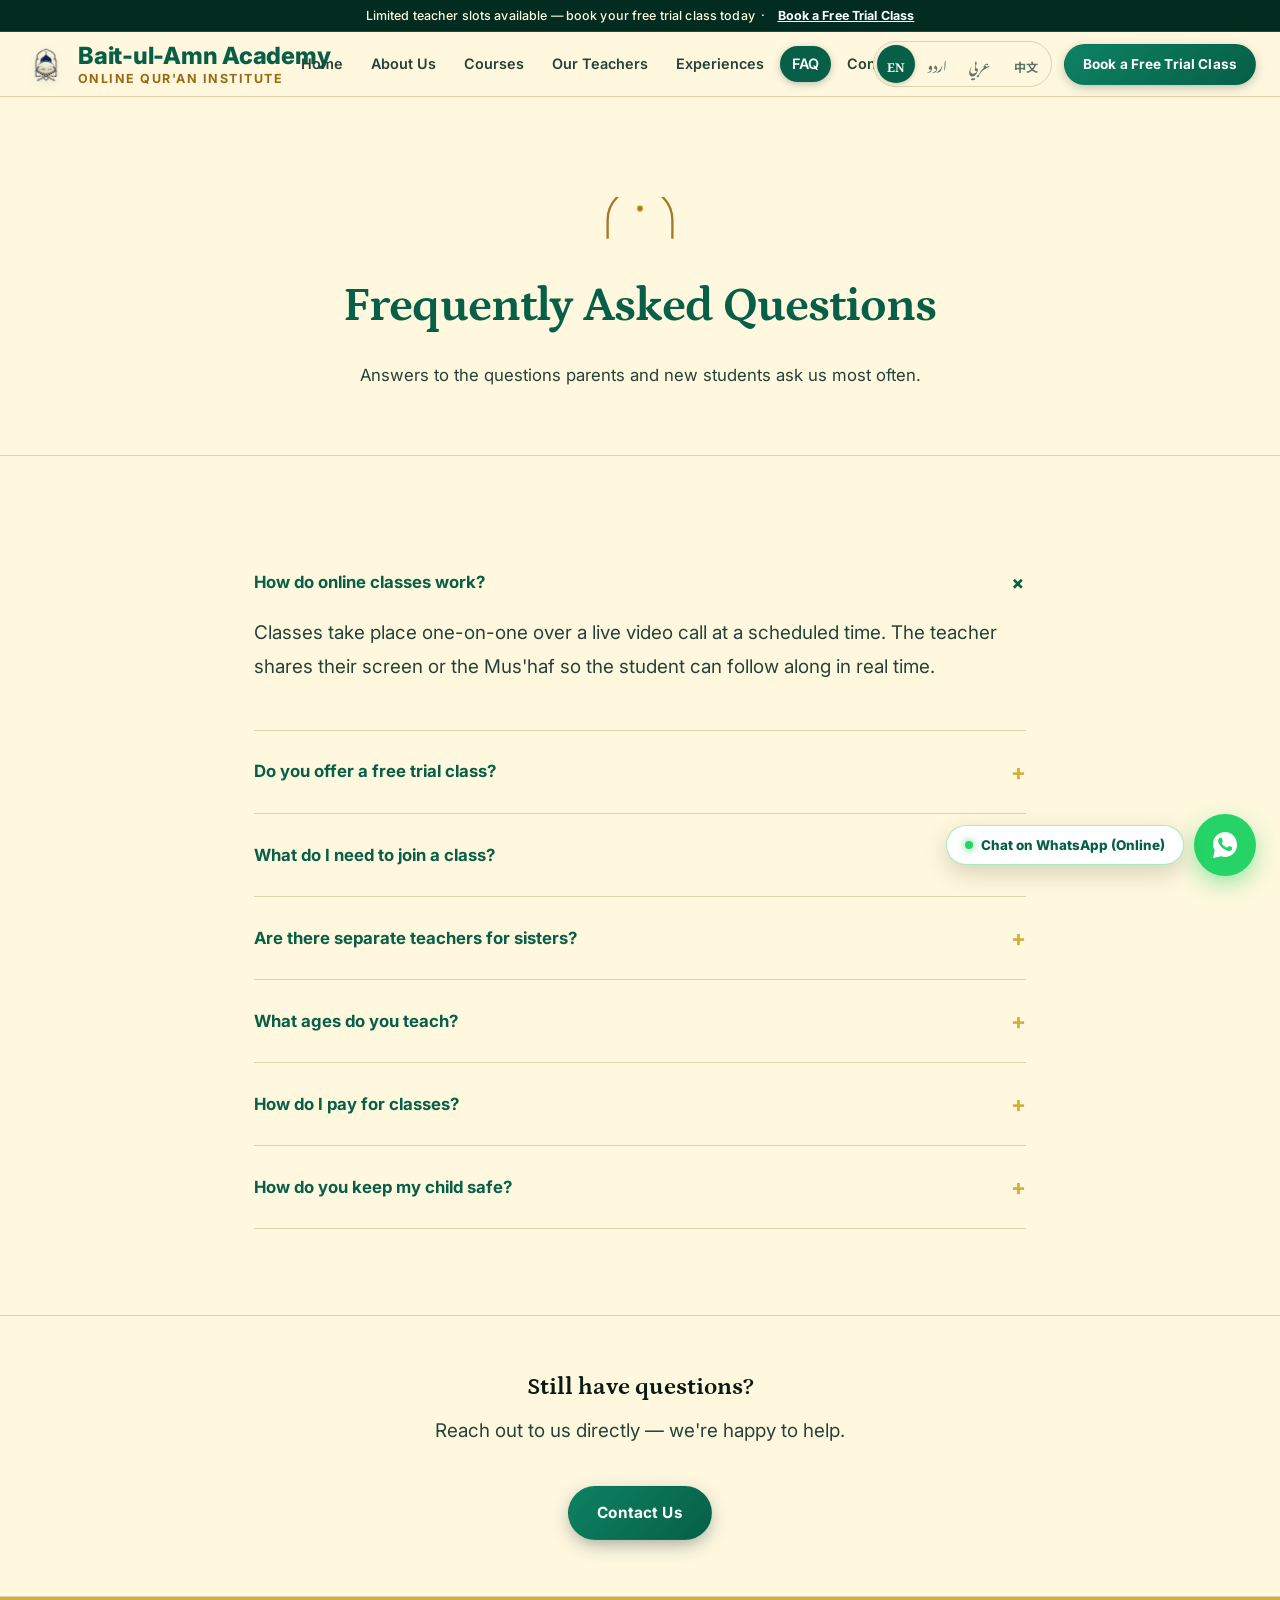
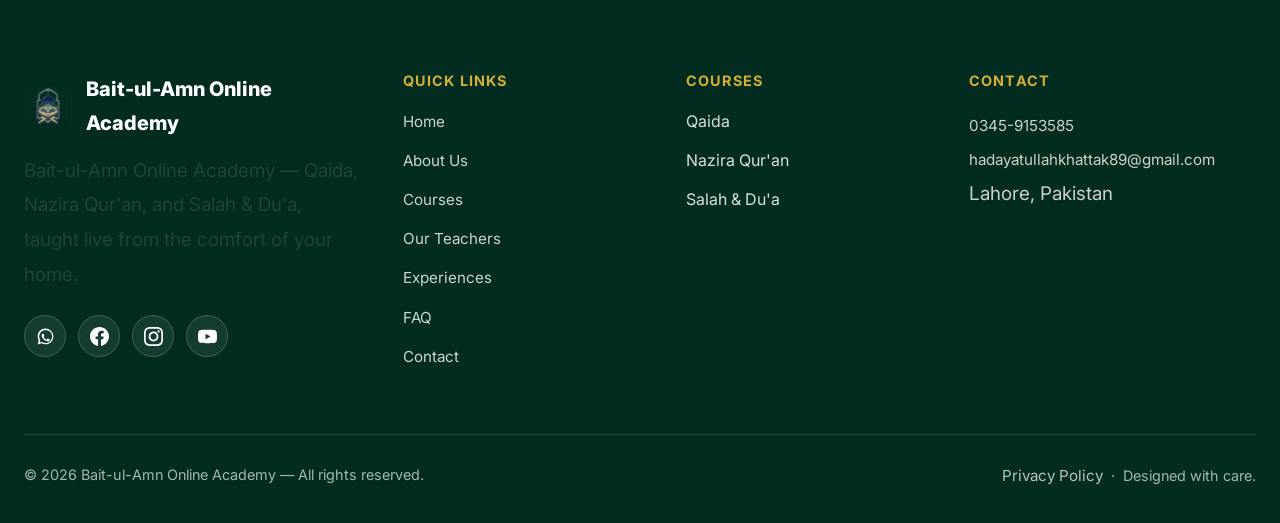
<file: faq.html>
﻿<!DOCTYPE html>
<html lang="en" dir="ltr">
<head>
<meta charset="UTF-8">
<meta name="viewport" content="width=device-width, initial-scale=1.0">
<title>سوالات | FAQ — Bait-ul-Amn Online Academy</title>
<meta name="description" content="Frequently asked questions about Bait-ul-Amn Online Academy's Qur'an classes.">
<link rel="canonical" href="https://baitulamnacademy.com/faq.html">

<meta property="og:type" content="website">
<meta property="og:site_name" content="Bait-ul-Amn Online Academy">
<meta property="og:title" content="سوالات | FAQ — Bait-ul-Amn Online Academy">
<meta property="og:description" content="Frequently asked questions about Bait-ul-Amn Online Academy's Qur'an classes.">
<meta property="og:image" content="https://baitulamnacademy.com/images/og-image.png">
<meta property="og:url" content="https://baitulamnacademy.com/faq.html">
<meta name="twitter:card" content="summary_large_image">
<meta name="twitter:title" content="سوالات | FAQ — Bait-ul-Amn Online Academy">
<meta name="twitter:description" content="Frequently asked questions about Bait-ul-Amn Online Academy's Qur'an classes.">
<meta name="twitter:image" content="https://baitulamnacademy.com/images/og-image.png">

<link rel="icon" type="image/png" href="images/favicon.png">
<link rel="apple-touch-icon" href="images/favicon.png">
<link rel="preconnect" href="https://fonts.googleapis.com">
<link rel="preconnect" href="https://fonts.gstatic.com" crossorigin>
<link href="https://fonts.googleapis.com/css2?family=Petrona:wght@400;500;600;700&family=Inter:wght@400;500;600;700&family=Noto+Nastaliq+Urdu:wght@400;600;700&family=Amiri:wght@400;700&family=Noto+Naskh+Arabic:wght@400;600;700&family=Noto+Serif+SC:wght@600;700&family=Noto+Sans+SC:wght@400;500;600&display=swap" rel="stylesheet">
<link rel="stylesheet" href="css/style.css?v=4.5">
<script type="application/ld+json">
{
  "@context": "https://schema.org",
  "@type": "EducationalOrganization",
  "name": "Bait-ul-Amn Online Academy",
  "alternateName": "بیت الامن آن لائن اکیڈمی",
  "url": "https://baitulamnacademy.com/",
  "logo": "https://baitulamnacademy.com/images/og-image.png",
  "description": "Online Qur'an academy teaching Qaida, Nazira Qur'an, and Salah & Du'a with qualified male and female teachers.",
  "telephone": "+92-345-9153585",
  "email": "hadayatullahkhattak89@gmail.com",
  "address": {
    "@type": "PostalAddress",
    "addressLocality": "Lahore",
    "addressCountry": "PK"
  }
}
</script>
<script type="application/ld+json">
{
  "@context": "https://schema.org",
  "@type": "FAQPage",
  "mainEntity": [
    {
      "@type": "Question",
      "name": "How do online classes work?",
      "acceptedAnswer": {
        "@type": "Answer",
        "text": "Classes take place one-on-one over a live video call at a scheduled time. The teacher shares their screen or the Mus'haf so the student can follow along in real time."
      }
    },
    {
      "@type": "Question",
      "name": "Do you offer a free trial class?",
      "acceptedAnswer": {
        "@type": "Answer",
        "text": "Yes. New students can book one free trial class to experience our teaching style before enrolling."
      }
    },
    {
      "@type": "Question",
      "name": "What do I need to join a class?",
      "acceptedAnswer": {
        "@type": "Answer",
        "text": "A smartphone, tablet, or computer with a stable internet connection and a video-calling app is enough to get started."
      }
    },
    {
      "@type": "Question",
      "name": "Are there separate teachers for sisters?",
      "acceptedAnswer": {
        "@type": "Answer",
        "text": "Yes, we have qualified sister teachers available for female students who prefer to learn with a female teacher."
      }
    },
    {
      "@type": "Question",
      "name": "What ages do you teach?",
      "acceptedAnswer": {
        "@type": "Answer",
        "text": "We welcome students of all ages, from young children just starting Qaida to adults learning to read the Qur'an for the first time."
      }
    },
    {
      "@type": "Question",
      "name": "How do I pay for classes?",
      "acceptedAnswer": {
        "@type": "Answer",
        "text": "Please contact us on WhatsApp or by email, and our team will guide you through the available plans and payment methods."
      }
    },
    {
      "@type": "Question",
      "name": "How do you keep my child safe?",
      "acceptedAnswer": {
        "@type": "Answer",
        "text": "Every class takes place with parental consent and oversight. Teachers are strictly instructed never to request personal information and to contact students only during scheduled class times. Parents are always welcome to sit in on any class. See our Privacy Policy for full details."
      }
    }
  ]
}
</script>
</head>
<body>
<div class="announce-bar">
  <span class="lang lang-ur">محدود ٹیچر سلاٹس دستیاب ہیں — اپنی مفت ٹرائل کلاس ابھی بک کریں</span>
<span class="lang lang-en">Limited teacher slots available — book your free trial class today</span>
<span class="lang lang-ar">أماكن محدودة لدى المعلمين — احجز حصتك التجريبية المجانية اليوم</span>
<span class="lang lang-zh">教师名额有限——立即预约您的免费试听课</span> &nbsp;·&nbsp; <a href="contact.html"><span class="lang lang-ur">مفت ٹرائل کلاس بک کریں</span>
<span class="lang lang-en">Book a Free Trial Class</span>
<span class="lang lang-ar">احجز حصة تجريبية مجانية</span>
<span class="lang lang-zh">预约免费试听课</span></a>
</div><header class="site-header">
  <div class="header-inner">
    <a href="index.html" class="brand">
      <span class="brand-mark"><img src="images/logo-icon.png" alt="Bait-ul-Amn Online Academy Logo" width="50" height="50"></span>
      <span class="brand-text">
        <span class="brand-title">
          <span class="lang lang-ur">بیت الامن آن لائن اکیڈمی</span>
          <span class="lang lang-en">Bait-ul-Amn Academy</span>
          <span class="lang lang-ar">أكاديمية بيت الأمن</span>
          <span class="lang lang-zh">Bait-ul-Amn 学院</span>
        </span>
        <span class="brand-sub">
          <span class="lang lang-ur">آن لائن قرآن انسٹیٹیوٹ</span>
          <span class="lang lang-en">Online Qur'an Institute</span>
          <span class="lang lang-ar">معهد القرآن الكريم عن بعد</span>
          <span class="lang lang-zh">在线古兰经学院</span>
        </span>
      </span>
    </a>
    <nav class="main-nav">
      <ul><li><a href="index.html" class=""><span class="lang lang-ur">ہوم</span>
<span class="lang lang-en">Home</span>
<span class="lang lang-ar">الرئيسية</span>
<span class="lang lang-zh">首页</span></a></li><li><a href="about.html" class=""><span class="lang lang-ur">ہمارے بارے میں</span>
<span class="lang lang-en">About Us</span>
<span class="lang lang-ar">من نحن</span>
<span class="lang lang-zh">关于我们</span></a></li><li><a href="courses.html" class=""><span class="lang lang-ur">کورسز</span>
<span class="lang lang-en">Courses</span>
<span class="lang lang-ar">الدورات</span>
<span class="lang lang-zh">课程</span></a></li><li><a href="teachers.html" class=""><span class="lang lang-ur">اساتذہ</span>
<span class="lang lang-en">Our Teachers</span>
<span class="lang lang-ar">معلمونا</span>
<span class="lang lang-zh">师资团队</span></a></li><li><a href="testimonials.html" class=""><span class="lang lang-ur">طلبہ کا تجربہ</span>
<span class="lang lang-en">Experiences</span>
<span class="lang lang-ar">تجارب الطلاب</span>
<span class="lang lang-zh">学员体验</span></a></li><li><a href="faq.html" class="active"><span class="lang lang-ur">سوالات</span>
<span class="lang lang-en">FAQ</span>
<span class="lang lang-ar">الأسئلة الشائعة</span>
<span class="lang lang-zh">常见问题</span></a></li><li><a href="contact.html" class=""><span class="lang lang-ur">رابطہ</span>
<span class="lang lang-en">Contact</span>
<span class="lang lang-ar">تواصل معنا</span>
<span class="lang lang-zh">联系我们</span></a></li></ul>
    </nav>
    <div class="header-right">
      <div class="lang-switch">
        <button data-lang="en">EN</button>
        <button data-lang="ur">اردو</button>
        <button data-lang="ar">عربي</button>
        <button data-lang="zh">中文</button>
      </div>
      <a href="https://wa.me/923459153585?text=Assalamu%20Alaikum,%20I%20am%20interested%20in%20a%20free%20trial%20class%20at%20Bait-ul-Amn%20Online%20Academy." target="_blank" rel="noopener" class="btn btn-primary"><span class="lang lang-ur">مفت ٹرائل کلاس بک کریں</span>
<span class="lang lang-en">Book a Free Trial Class</span>
<span class="lang lang-ar">احجز حصة تجريبية مجانية</span>
<span class="lang lang-zh">预约免费试听课</span></a>
      <button class="nav-toggle" aria-label="Menu"><span></span><span></span><span></span></button>
    </div>
  </div>
</header>

<section class="page-hero">
  <div class="container">
    <div class="divider-arch" style="color:var(--c-gold)"><svg viewBox="0 0 64 40" xmlns="http://www.w3.org/2000/svg" aria-hidden="true">
<path d="M4 36 V20 A28 28 0 0 1 60 20 V36" fill="none" stroke="currentColor" stroke-width="2"/>
<circle cx="32" cy="10" r="2.4" fill="currentColor"/>
</svg></div>
    <h1 class="lang lang-ur">اکثر پوچھے جانے والے سوالات</h1>
<h1 class="lang lang-en">Frequently Asked Questions</h1>
<h1 class="lang lang-ar">الأسئلة الشائعة</h1>
<h1 class="lang lang-zh">常见问题</h1>
    <p class="lang lang-ur">وہ سوالات جو والدین اور نئے طلبہ اکثر پوچھتے ہیں۔</p>
<p class="lang lang-en">Answers to the questions parents and new students ask us most often.</p>
<p class="lang lang-ar">إجابات على الأسئلة التي يطرحها أولياء الأمور والطلاب الجدد غالبًا.</p>
<p class="lang lang-zh">家长与新学员常问问题的解答。</p>
  </div>
</section>

<section class="section">
  <div class="container" style="max-width:820px;">
    <div class="faq-item open">
  <div class="faq-q"><span class="lang lang-ur">آن لائن کلاسز کیسے کام کرتی ہیں؟</span>
<span class="lang lang-en">How do online classes work?</span>
<span class="lang lang-ar">كيف تسير الحصص عبر الإنترنت؟</span>
<span class="lang lang-zh">在线课程是如何进行的？</span><span class="plus">+</span></div>
  <div class="faq-a"><p class="lang lang-ur">کلاسز طے شدہ وقت پر لائیو ویڈیو کال کے ذریعے انفرادی طور پر ہوتی ہیں۔ استاد اپنی اسکرین یا مصحف شیئر کرتے ہیں تاکہ طالب علم حقیقی وقت میں ساتھ ساتھ پڑھ سکے۔</p>
<p class="lang lang-en">Classes take place one-on-one over a live video call at a scheduled time. The teacher shares their screen or the Mus'haf so the student can follow along in real time.</p>
<p class="lang lang-ar">تُعقد الحصص بشكل فردي عبر مكالمة فيديو مباشرة في وقت محدد مسبقًا. يشارك المعلم شاشته أو المصحف ليتابع الطالب في الوقت نفسه.</p>
<p class="lang lang-zh">课程通过实时视频通话一对一进行，按预约时间上课。教师会共享屏幕或古兰经文本，让学生实时跟读。</p></div>
</div>
<div class="faq-item">
  <div class="faq-q"><span class="lang lang-ur">کیا مفت ٹرائل کلاس دستیاب ہے؟</span>
<span class="lang lang-en">Do you offer a free trial class?</span>
<span class="lang lang-ar">هل تقدّمون حصة تجريبية مجانية؟</span>
<span class="lang lang-zh">是否提供免费试听课？</span><span class="plus">+</span></div>
  <div class="faq-a"><p class="lang lang-ur">جی ہاں۔ نئے طلبہ داخلے سے پہلے ہمارا تدریسی انداز جاننے کے لیے ایک مفت ٹرائل کلاس بک کر سکتے ہیں۔</p>
<p class="lang lang-en">Yes. New students can book one free trial class to experience our teaching style before enrolling.</p>
<p class="lang lang-ar">نعم. يمكن للطلاب الجدد حجز حصة تجريبية مجانية واحدة للتعرف على أسلوبنا في التدريس قبل التسجيل.</p>
<p class="lang lang-zh">是的。新学员可预约一节免费试听课，在正式报名前体验我们的教学方式。</p></div>
</div>
<div class="faq-item">
  <div class="faq-q"><span class="lang lang-ur">کلاس میں شامل ہونے کے لیے کیا ضروری ہے؟</span>
<span class="lang lang-en">What do I need to join a class?</span>
<span class="lang lang-ar">ماذا أحتاج للانضمام إلى الحصة؟</span>
<span class="lang lang-zh">上课需要准备什么？</span><span class="plus">+</span></div>
  <div class="faq-a"><p class="lang lang-ur">شروع کرنے کے لیے ایک اسمارٹ فون، ٹیبلٹ یا کمپیوٹر جس میں مستحکم انٹرنیٹ کنکشن اور ویڈیو کالنگ ایپ موجود ہو، کافی ہے۔</p>
<p class="lang lang-en">A smartphone, tablet, or computer with a stable internet connection and a video-calling app is enough to get started.</p>
<p class="lang lang-ar">يكفي هاتف ذكي أو جهاز لوحي أو حاسوب متصل بالإنترنت بشكل مستقر، مع تطبيق للمكالمات المرئية.</p>
<p class="lang lang-zh">只需一部智能手机、平板电脑或电脑，配合稳定的网络连接和视频通话应用程序即可开始上课。</p></div>
</div>
<div class="faq-item">
  <div class="faq-q"><span class="lang lang-ur">کیا بہنوں کے لیے علیحدہ اساتذہ موجود ہیں؟</span>
<span class="lang lang-en">Are there separate teachers for sisters?</span>
<span class="lang lang-ar">هل يوجد معلمات مخصصات للأخوات؟</span>
<span class="lang lang-zh">是否有专门为女性学员安排的女教师？</span><span class="plus">+</span></div>
  <div class="faq-a"><p class="lang lang-ur">جی ہاں، ان طالبات کے لیے تجربہ کار اساتذہ کرام (خواتین) دستیاب ہیں جو خاتون استاد سے سیکھنا پسند کرتی ہیں۔</p>
<p class="lang lang-en">Yes, we have qualified sister teachers available for female students who prefer to learn with a female teacher.</p>
<p class="lang lang-ar">نعم، لدينا معلمات مؤهلات متاحات للطالبات اللواتي يفضلن التعلم مع معلمة.</p>
<p class="lang lang-zh">是的，我们为希望跟随女教师学习的女学员提供合格的女性教师。</p></div>
</div>
<div class="faq-item">
  <div class="faq-q"><span class="lang lang-ur">آپ کن عمروں کے طلبہ کو پڑھاتے ہیں؟</span>
<span class="lang lang-en">What ages do you teach?</span>
<span class="lang lang-ar">ما هي الأعمار التي تعلّمونها؟</span>
<span class="lang lang-zh">你们的教学对象是哪些年龄段？</span><span class="plus">+</span></div>
  <div class="faq-a"><p class="lang lang-ur">ہم ہر عمر کے طلبہ کا خیرمقدم کرتے ہیں، قاعدہ شروع کرنے والے کم عمر بچوں سے لے کر پہلی بار قرآن پڑھنا سیکھنے والے بڑوں تک۔</p>
<p class="lang lang-en">We welcome students of all ages, from young children just starting Qaida to adults learning to read the Qur'an for the first time.</p>
<p class="lang lang-ar">نرحّب بالطلاب من جميع الأعمار، من الأطفال الصغار الذين يبدؤون القاعدة إلى الكبار الذين يتعلمون قراءة القرآن لأول مرة.</p>
<p class="lang lang-zh">我们欢迎各年龄段的学员，从刚开始学习卡伊达的幼儿到初次学习诵读古兰经的成年人，都可以加入。</p></div>
</div>
<div class="faq-item">
  <div class="faq-q"><span class="lang lang-ur">میں کلاسز کی فیس کیسے ادا کروں؟</span>
<span class="lang lang-en">How do I pay for classes?</span>
<span class="lang lang-ar">كيف أدفع رسوم الحصص؟</span>
<span class="lang lang-zh">如何支付课程费用？</span><span class="plus">+</span></div>
  <div class="faq-a"><p class="lang lang-ur">براہ کرم واٹس ایپ یا ای میل پر ہم سے رابطہ کریں، ہماری ٹیم آپ کو دستیاب پلانز اور ادائیگی کے طریقوں سے آگاہ کرے گی۔</p>
<p class="lang lang-en">Please contact us on WhatsApp or by email, and our team will guide you through the available plans and payment methods.</p>
<p class="lang lang-ar">يرجى التواصل معنا عبر واتساب أو البريد الإلكتروني، وسيقوم فريقنا بإرشادك إلى الخطط المتاحة وطرق الدفع.</p>
<p class="lang lang-zh">请通过WhatsApp或电子邮件与我们联系，我们的团队将为您介绍可选的课程方案与付款方式。</p></div>
</div>
<div class="faq-item">
  <div class="faq-q"><span class="lang lang-ur">میرے بچے کی حفاظت کیسے یقینی بنائی جاتی ہے؟</span>
<span class="lang lang-en">How do you keep my child safe?</span>
<span class="lang lang-ar">كيف تضمنون سلامة طفلي؟</span>
<span class="lang lang-zh">你们如何保障我孩子的安全？</span><span class="plus">+</span></div>
  <div class="faq-a"><p class="lang lang-ur">تمام کلاسز والدین کی رضامندی اور نگرانی میں ہوتی ہیں۔ اساتذہ کو سختی سے ہدایت ہے کہ وہ کبھی ذاتی معلومات نہ مانگیں اور صرف مقررہ وقت میں ہی رابطہ کریں۔ والدین کسی بھی وقت کلاس میں شریک ہو سکتے ہیں۔ مزید تفصیل کے لیے ہماری رازداری کی پالیسی ملاحظہ کریں۔</p>
<p class="lang lang-en">Every class takes place with parental consent and oversight. Teachers are strictly instructed never to request personal information and to contact students only during scheduled class times. Parents are always welcome to sit in on any class. See our Privacy Policy for full details.</p>
<p class="lang lang-ar">تُعقد كل حصة بموافقة وإشراف ولي الأمر. يُطلب من المعلمين بشكل صارم عدم طلب أي معلومات شخصية والتواصل مع الطلاب فقط خلال أوقات الحصص المقررة. يمكن لأولياء الأمور دائمًا حضور أي حصة. راجع سياسة الخصوصية لدينا لمزيد من التفاصيل.</p>
<p class="lang lang-zh">每节课都在家长同意与监督下进行。我们严格要求教师绝不索取个人信息，且只在预约时间内联系学生。家长随时都可以旁听课程。详情请参阅我们的隐私政策。</p></div>
</div>
  </div>
</section>

<section class="section section-alt" style="padding:56px 0;">
  <div class="container text-center">
    <h2 class="lang lang-ur">مزید سوالات ہیں؟</h2>
<h2 class="lang lang-en">Still have questions?</h2>
<h2 class="lang lang-ar">هل لا تزال لديك أسئلة؟</h2>
<h2 class="lang lang-zh">还有其他问题？</h2>
    <p class="lang lang-ur">ہم سے براہِ راست رابطہ کریں، ہمیں مدد کرتے ہوئے خوشی ہوگی۔</p>
<p class="lang lang-en">Reach out to us directly — we're happy to help.</p>
<p class="lang lang-ar">تواصل معنا مباشرة — يسعدنا مساعدتك.</p>
<p class="lang lang-zh">欢迎直接与我们联系，我们乐意为您解答。</p>
    <a href="contact.html" class="btn btn-primary" style="margin-top:14px;"><span class="lang lang-ur">ہم سے رابطہ کریں</span>
<span class="lang lang-en">Contact Us</span>
<span class="lang lang-ar">تواصل معنا</span>
<span class="lang lang-zh">联系我们</span></a>
  </div>
</section>
<a class="whatsapp-float" href="https://wa.me/923459153585?text=%D8%A7%D9%84%D8%B3%D9%84%D8%A7%D9%85%20%D8%B9%D9%84%D9%8A%DA%A9%D9%85!%20%D9%85%DB%8C%DA%BA%20%D8%A8%DB%8C%D8%AA%20%D8%A7%D9%84%D8%A7%D9%85%D9%86%20%D8%A2%D9%86%20%D9%84%D8%A7%D8%A6%D9%86%20%D8%A7%DA%A9%DB%8C%DA%88%D9%85%DB%8C%20%D9%85%DB%8C%DA%BA%20%D9%85%D9%81%D8%AA%20%D9%B9%D8%B1%D8%A7%D8%A6%D9%84%20%DA%A9%D9%84%D8%A7%D8%B3%20%D8%A8%DA%A9%20%DA%A9%D8%B1%D9%86%D8%A7%20%DA%86%D8%A7%DB%81%D8%AA%D8%A7%20%DB%81%D9%88%DA%BA%DB%94" target="_blank" rel="noopener" aria-label="WhatsApp">
  <span class="wa-tooltip">
    <span class="wa-pulse-dot"></span>
    <span class="lang lang-ur">واٹس ایپ پر رابطہ کریں (آن لائن)</span>
    <span class="lang lang-en">Chat on WhatsApp (Online)</span>
    <span class="lang lang-ar">راسلنا عبر واتساب</span>
    <span class="lang lang-zh">通过WhatsApp咨询</span>
  </span>
  <svg viewBox="0 0 32 32" xmlns="http://www.w3.org/2000/svg"><path d="M16.02 3C9.4 3 4 8.4 4 15.02c0 2.25.62 4.36 1.7 6.16L4 29l8.02-1.66a12.9 12.9 0 0 0 4 .64c6.62 0 12.02-5.4 12.02-12.02C28.04 8.4 22.64 3 16.02 3zm7.06 17.2c-.3.83-1.7 1.6-2.35 1.68-.6.08-1.36.11-2.2-.14-.5-.15-1.15-.37-2-.73-3.5-1.52-5.78-5.03-5.96-5.27-.17-.23-1.43-1.9-1.43-3.63 0-1.72.9-2.57 1.22-2.92.32-.35.7-.43.93-.43.23 0 .46 0 .66.01.21.01.5-.08.78.6.3.7 1 2.42 1.08 2.6.09.17.14.38.03.61-.11.23-.17.38-.34.58-.17.2-.36.44-.51.6-.17.17-.35.35-.15.7.2.34.9 1.48 1.93 2.4 1.33 1.18 2.44 1.55 2.79 1.72.35.17.55.15.75-.09.2-.23.86-1 1.09-1.35.23-.34.46-.28.77-.17.31.11 1.98.94 2.32 1.1.34.17.56.26.65.4.09.15.09.85-.21 1.68z"/></svg>
</a><div class="mobile-cta-bar">
  <a href="tel:+923459153585"><svg viewBox="0 0 24 24" fill="none" stroke="currentColor" stroke-width="1.8"><path d="M4 4h4l2 5-2.5 1.5a12 12 0 0 0 6 6L15 14l5 2v4a2 2 0 0 1-2 2C9.6 22 2 14.4 2 6a2 2 0 0 1 2-2Z"/></svg><span><span class="lang lang-ur">کال کریں</span>
<span class="lang lang-en">Call</span>
<span class="lang lang-ar">اتصال</span>
<span class="lang lang-zh">致电</span></span></a>
  <a href="https://wa.me/923459153585?text=Assalamu%20Alaikum,%20I%20am%20interested%20in%20a%20free%20trial%20class%20at%20Bait-ul-Amn%20Online%20Academy." target="_blank" rel="noopener"><svg viewBox="0 0 32 32" xmlns="http://www.w3.org/2000/svg"><path d="M16.02 3C9.4 3 4 8.4 4 15.02c0 2.25.62 4.36 1.7 6.16L4 29l8.02-1.66a12.9 12.9 0 0 0 4 .64c6.62 0 12.02-5.4 12.02-12.02C28.04 8.4 22.64 3 16.02 3zm7.06 17.2c-.3.83-1.7 1.6-2.35 1.68-.6.08-1.36.11-2.2-.14-.5-.15-1.15-.37-2-.73-3.5-1.52-5.78-5.03-5.96-5.27-.17-.23-1.43-1.9-1.43-3.63 0-1.72.9-2.57 1.22-2.92.32-.35.7-.43.93-.43.23 0 .46 0 .66.01.21.01.5-.08.78.6.3.7 1 2.42 1.08 2.6.09.17.14.38.03.61-.11.23-.17.38-.34.58-.17.2-.36.44-.51.6-.17.17-.35.35-.15.7.2.34.9 1.48 1.93 2.4 1.33 1.18 2.44 1.55 2.79 1.72.35.17.55.15.75-.09.2-.23.86-1 1.09-1.35.23-.34.46-.28.77-.17.31.11 1.98.94 2.32 1.1.34.17.56.26.65.4.09.15.09.85-.21 1.68z"/></svg><span><span class="lang lang-ur">واٹس ایپ</span>
<span class="lang lang-en">WhatsApp</span>
<span class="lang lang-ar">واتساب</span>
<span class="lang lang-zh">WhatsApp</span></span></a>
</div><button class="back-to-top" aria-label="Back to top" onclick="window.scrollTo({top:0,behavior:'smooth'})"><svg viewBox="0 0 24 24" fill="none" stroke="currentColor" stroke-width="2.2"><path d="M6 15 L12 9 L18 15"/></svg></button><footer class="site-footer">
  <div class="container">
    <div class="footer-grid">
      <div>
        <div class="footer-brand" style="display:flex;align-items:center;gap:14px;"><span class="brand-mark" style="width:48px;height:48px;"><img src="images/logo-icon.png" alt="Bait-ul-Amn Online Academy Logo" width="48" height="48"></span><span><span class="lang lang-ur">بیت الامن آن لائن اکیڈمی</span>
<span class="lang lang-en">Bait-ul-Amn Online Academy</span>
<span class="lang lang-ar">أكاديمية بيت الأمن الإلكترونية</span>
<span class="lang lang-zh">Bait-ul-Amn 在线古兰经学院</span></span></div>
        <p class="lang lang-ur">بیت الامن آن لائن اکیڈمی — گھر بیٹھے، تجربہ کار اساتذہ کے ساتھ، قاعدہ، ناظرہ قرآن مجید اور نماز و دعا کی تعلیم۔</p>
<p class="lang lang-en">Bait-ul-Amn Online Academy — Qaida, Nazira Qur'an, and Salah & Du'a, taught live from the comfort of your home.</p>
<p class="lang lang-ar">أكاديمية بيت الأمن الإلكترونية — تعليم القاعدة والنظرة والصلاة والدعاء مباشرة من منزلك.</p>
<p class="lang lang-zh">拜特安在线学院——足不出户，跟随专业教师学习卡伊达、纳兹拉古兰经诵读及礼拜祈祷。</p>
        <div class="social-row">
          <a href="https://wa.me/923459153585?text=Assalamu%20Alaikum,%20I%20am%20interested%20in%20a%20free%20trial%20class%20at%20Bait-ul-Amn%20Online%20Academy." target="_blank" rel="noopener" aria-label="WhatsApp">
            <svg viewBox="0 0 24 24"><path d="M12.04 2c-5.46 0-9.91 4.45-9.91 9.91 0 1.75.46 3.45 1.32 4.95L2.05 22l5.25-1.38c1.45.79 3.08 1.21 4.74 1.21 5.46 0 9.91-4.45 9.91-9.91 0-2.65-1.03-5.14-2.9-7.01A9.816 9.816 0 0 0 12.04 2m.01 1.67c2.2 0 4.26.86 5.82 2.42a8.225 8.225 0 0 1 2.41 5.83c0 4.54-3.7 8.24-8.24 8.24-1.42 0-2.82-.37-4.06-1.07l-.29-.17-3.02.79.81-2.94-.19-.3a8.21 8.21 0 0 1-1.26-4.38c0-4.54 3.7-8.24 8.24-8.24m4.52 11.53c-.25-.13-1.47-.72-1.7-.81-.23-.08-.39-.13-.56.13-.17.25-.64.81-.79.97-.14.17-.29.19-.54.06-.25-.13-1.06-.39-2.02-1.25-.75-.67-1.26-1.5-1.4-1.75-.15-.25-.02-.39.11-.51.11-.11.25-.29.37-.43.13-.15.17-.25.25-.42.08-.17.04-.31-.02-.44-.06-.13-.56-1.35-.77-1.85-.2-.49-.41-.42-.56-.43h-.48c-.17 0-.44.06-.67.31-.23.25-.88.86-.88 2.1 0 1.24.9 2.44 1.03 2.61.13.17 1.77 2.7 4.29 3.79.6.26 1.07.41 1.43.53.6.19 1.15.16 1.58.1.48-.07 1.47-.6 1.68-1.18.21-.58.21-1.07.15-1.18-.06-.11-.22-.18-.47-.3"/></svg>
          </a>
          <a href="https://facebook.com" target="_blank" rel="noopener" aria-label="Facebook">
            <svg viewBox="0 0 24 24"><path d="M24 12.073c0-6.627-5.373-12-12-12s-12 5.373-12 12c0 5.99 4.388 10.954 10.125 11.854v-8.385H7.078v-3.47h3.047V9.43c0-3.007 1.792-4.669 4.533-4.669 1.312 0 2.686.235 2.686.235v2.953H15.83c-1.491 0-1.956.925-1.956 1.874v2.25h3.328l-.532 3.47h-2.796v8.385C19.612 23.027 24 18.062 24 12.073z"/></svg>
          </a>
          <a href="https://instagram.com" target="_blank" rel="noopener" aria-label="Instagram">
            <svg viewBox="0 0 24 24"><path d="M12 2.163c3.204 0 3.584.012 4.85.07 3.252.148 4.771 1.691 4.919 4.919.058 1.265.069 1.645.069 4.849 0 3.205-.012 3.584-.069 4.849-.149 3.225-1.664 4.771-4.919 4.919-1.266.058-1.644.07-4.85.07-3.204 0-3.584-.012-4.849-.07-3.26-.149-4.771-1.699-4.919-4.92-.058-1.265-.07-1.644-.07-4.849 0-3.204.013-3.583.07-4.849.149-3.227 1.664-4.771 4.919-4.919 1.266-.057 1.645-.069 4.849-.069zm0-2.163c-3.259 0-3.667.014-4.947.072-4.358.2-6.78 2.618-6.98 6.98-.059 1.281-.073 1.689-.073 4.948 0 3.259.014 3.668.072 4.948.2 4.358 2.618 6.78 6.98 6.98 1.281.058 1.689.072 4.948.072 3.259 0 3.668-.014 4.948-.072 4.354-.2 6.782-2.618 6.979-6.98.059-1.28.073-1.689.073-4.948 0-3.259-.014-3.667-.072-4.947-.196-4.354-2.617-6.78-6.979-6.98-1.281-.059-1.69-.073-4.949-.073zm0 5.838c-3.403 0-6.162 2.759-6.162 6.162s2.759 6.163 6.162 6.163 6.162-2.759 6.162-6.163c0-3.403-2.759-6.162-6.162-6.162zm0 10.162c-2.209 0-4-1.79-4-4 0-2.209 1.791-4 4-4s4 1.791 4 4c0 2.21-1.791 4-4 4zm6.406-11.845c-.796 0-1.441.645-1.441 1.44s.645 1.44 1.441 1.44c.795 0 1.439-.645 1.439-1.44s-.644-1.44-1.439-1.44z"/></svg>
          </a>
          <a href="https://youtube.com" target="_blank" rel="noopener" aria-label="YouTube">
            <svg viewBox="0 0 24 24"><path d="M23.498 6.186a3.016 3.016 0 0 0-2.122-2.136C19.505 3.545 12 3.545 12 3.545s-7.505 0-9.377.505A3.017 3.017 0 0 0 .502 6.186C0 8.07 0 12 0 12s0 3.93.502 5.814a3.016 3.016 0 0 0 2.122 2.136c1.871.505 9.376.505 9.376.505s7.505 0 9.377-.505a3.015 3.015 0 0 0 2.122-2.136C24 15.93 24 12 24 12s0-3.93-.502-5.814zM9.545 15.568V8.432L15.818 12l-6.273 3.568z"/></svg>
          </a>
        </div>
      </div>
      <div>
        <h4><span class="lang lang-ur">فوری روابط</span>
<span class="lang lang-en">Quick Links</span>
<span class="lang lang-ar">روابط سريعة</span>
<span class="lang lang-zh">快速链接</span></h4>
        <ul><li><a href="index.html"><span class="lang lang-ur">ہوم</span>
<span class="lang lang-en">Home</span>
<span class="lang lang-ar">الرئيسية</span>
<span class="lang lang-zh">首页</span></a></li><li><a href="about.html"><span class="lang lang-ur">ہمارے بارے میں</span>
<span class="lang lang-en">About Us</span>
<span class="lang lang-ar">من نحن</span>
<span class="lang lang-zh">关于我们</span></a></li><li><a href="courses.html"><span class="lang lang-ur">کورسز</span>
<span class="lang lang-en">Courses</span>
<span class="lang lang-ar">الدورات</span>
<span class="lang lang-zh">课程</span></a></li><li><a href="teachers.html"><span class="lang lang-ur">اساتذہ</span>
<span class="lang lang-en">Our Teachers</span>
<span class="lang lang-ar">معلمونا</span>
<span class="lang lang-zh">师资团队</span></a></li><li><a href="testimonials.html"><span class="lang lang-ur">طلبہ کا تجربہ</span>
<span class="lang lang-en">Experiences</span>
<span class="lang lang-ar">تجارب الطلاب</span>
<span class="lang lang-zh">学员体验</span></a></li><li><a href="faq.html"><span class="lang lang-ur">سوالات</span>
<span class="lang lang-en">FAQ</span>
<span class="lang lang-ar">الأسئلة الشائعة</span>
<span class="lang lang-zh">常见问题</span></a></li><li><a href="contact.html"><span class="lang lang-ur">رابطہ</span>
<span class="lang lang-en">Contact</span>
<span class="lang lang-ar">تواصل معنا</span>
<span class="lang lang-zh">联系我们</span></a></li></ul>
      </div>
      <div>
        <h4><span class="lang lang-ur">کورسز</span>
<span class="lang lang-en">Courses</span>
<span class="lang lang-ar">الدورات</span>
<span class="lang lang-zh">课程</span></h4>
        <ul><li><span class="lang lang-ur">قاعدہ</span>
<span class="lang lang-en">Qaida</span>
<span class="lang lang-ar">القاعدة</span>
<span class="lang lang-zh">卡伊达基础</span></li><li><span class="lang lang-ur">ناظرہ قرآن مجید</span>
<span class="lang lang-en">Nazira Qur'an</span>
<span class="lang lang-ar">النظرة</span>
<span class="lang lang-zh">纳兹拉古兰经诵读</span></li><li><span class="lang lang-ur">نماز اور دعا</span>
<span class="lang lang-en">Salah & Du'a</span>
<span class="lang lang-ar">الصلاة والدعاء</span>
<span class="lang lang-zh">礼拜与祈祷</span></li></ul>
      </div>
      <div>
        <h4><span class="lang lang-ur">رابطہ کاری</span>
<span class="lang lang-en">Contact</span>
<span class="lang lang-ar">التواصل</span>
<span class="lang lang-zh">联系方式</span></h4>
        <p style="color:rgba(250,246,236,.82)"><a href="tel:+923459153585" style="color:inherit">0345-9153585</a><br><a href="mailto:hadayatullahkhattak89@gmail.com" style="color:inherit">hadayatullahkhattak89@gmail.com</a><br>Lahore, Pakistan</p>
      </div>
    </div>
    <div class="footer-bottom">
      <span>&copy; 2026 <span class="lang lang-ur">بیت الامن آن لائن اکیڈمی</span>
<span class="lang lang-en">Bait-ul-Amn Online Academy</span>
<span class="lang lang-ar">أكاديمية بيت الأمن الإلكترونية</span>
<span class="lang lang-zh">Bait-ul-Amn 在线古兰经学院</span> — <span class="lang lang-ur">جملہ حقوق محفوظ ہیں۔</span>
<span class="lang lang-en">All rights reserved.</span>
<span class="lang lang-ar">جميع الحقوق محفوظة.</span>
<span class="lang lang-zh">版权所有。</span></span>
      <span><a href="privacy.html" style="color:rgba(250,246,236,.75)"><span class="lang lang-ur">رازداری کی پالیسی</span>
<span class="lang lang-en">Privacy Policy</span>
<span class="lang lang-ar">سياسة الخصوصية</span>
<span class="lang lang-zh">隐私政策</span></a> &nbsp;·&nbsp; <span class="lang lang-ur">بہ نیت خیر ڈیزائن کیا گیا۔</span>
<span class="lang lang-en">Designed with care.</span>
<span class="lang lang-ar">صُمم بعناية.</span>
<span class="lang lang-zh">用心设计。</span></span>
    </div>
  </div>
</footer>

<!-- Interactive Multi-Step Free Trial Booking Modal -->
<div class="modal-overlay" id="trial-modal" role="dialog" aria-modal="true" aria-labelledby="modal-trial-heading">
  <div class="modal-dialog">
    <button type="button" class="modal-close-btn modal-close-trigger" aria-label="Close modal">&times;</button>
    
    <div class="modal-header">
      <h3 id="modal-trial-heading" class="lang lang-ur">مفت ٹرائل کلاس بک کریں</h3>
      <h3 class="lang lang-en">Book a Free Trial Class</h3>
      <h3 class="lang lang-ar">احجز حصة تجريبية مجانية</h3>
      <h3 class="lang lang-zh">预约一节免费试听课</h3>
      <p class="lang lang-ur">بغیر کسی ایڈوانس فیس کے استاد سے ملیں اور اپنا تعلیمی سفر شروع کریں۔</p>
      <p class="lang lang-en">Meet your teacher and test our 1-on-1 teaching with zero commitment.</p>
      <p class="lang lang-ar">تعرّف على معلمك واختبر أسلوبنا دون أي التزام مسبق.</p>
      <p class="lang lang-zh">与教师线上见面，免费体验一对一教学，无需预付费。</p>
    </div>

    <!-- Steps indicator -->
    <div class="modal-steps-bar">
      <div class="step-item active" data-step-indicator="1">
        <span class="step-item-num">1</span>
        <span class="lang lang-ur">کورس</span><span class="lang lang-en">Course</span>
      </div>
      <div class="step-item" data-step-indicator="2">
        <span class="step-item-num">2</span>
        <span class="lang lang-ur">اوقات و استاد</span><span class="lang lang-en">Schedule</span>
      </div>
      <div class="step-item" data-step-indicator="3">
        <span class="step-item-num">3</span>
        <span class="lang lang-ur">رابطہ</span><span class="lang lang-en">Details</span>
      </div>
    </div>

    <!-- Wizard Body -->
    <div id="trial-wizard-body">
      <!-- Step 1: Course & Student Selection -->
      <div class="wizard-step active" data-step="1">
        <div class="modal-body">
          <div class="form-group-title lang lang-ur">1. مطلوبہ کورس کا انتخاب کریں:</div>
          <div class="form-group-title lang lang-en">1. Select Desired Course:</div>
          
          <div class="chips-grid">
            <label class="chip-option">
              <input type="radio" name="modal_course" value="نورانی قاعدہ (Noorani Qaida)" checked>
              <div class="chip-content">
                <svg viewBox="0 0 24 24"><path d="M4 19.5A2.5 2.5 0 0 1 6.5 17H20"/><path d="M6.5 2H20v20H6.5A2.5 2.5 0 0 1 4 19.5v-15A2.5 2.5 0 0 1 6.5 2z"/></svg>
                <span class="lang lang-ur">نورانی قاعدہ</span><span class="lang lang-en">Noorani Qaida</span>
              </div>
            </label>

            <label class="chip-option">
              <input type="radio" name="modal_course" value="ناظرہ قرآن مجید (Nazira Quran)">
              <div class="chip-content">
                <svg viewBox="0 0 24 24"><path d="M2 3h6a4 4 0 0 1 4 4v14a3 3 0 0 0-3-3H2z"/><path d="M22 3h-6a4 4 0 0 0-4 4v14a3 3 0 0 1 3-3h7z"/></svg>
                <span class="lang lang-ur">ناظرہ قرآن مجید</span><span class="lang lang-en">Nazira Quran</span>
              </div>
            </label>

            <label class="chip-option">
              <input type="radio" name="modal_course" value="نماز اور مسنون دعائیں (Salah & Du'a)">
              <div class="chip-content">
                <svg viewBox="0 0 24 24"><circle cx="12" cy="12" r="10"/><path d="M12 6v6l4 2"/></svg>
                <span class="lang lang-ur">نماز اور دعائیں</span><span class="lang lang-en">Salah & Du'a</span>
              </div>
            </label>

            <label class="chip-option">
              <input type="radio" name="modal_course" value="حفظ القرآن (Hifz-ul-Quran)">
              <div class="chip-content">
                <svg viewBox="0 0 24 24"><polygon points="12 2 15.09 8.26 22 9.27 17 14.14 18.18 21.02 12 17.77 5.82 21.02 7 14.14 2 9.27 8.91 8.26 12 2"/></svg>
                <span class="lang lang-ur">حفظ القرآن</span><span class="lang lang-en">Hifz Course</span>
              </div>
            </label>
          </div>

          <div class="form-group-title lang lang-ur">2. طالب علم کون ہے؟</div>
          <div class="form-group-title lang lang-en">2. Who is the student?</div>
          <div class="chips-grid">
            <label class="chip-option">
              <input type="radio" name="modal_student" value="بچہ (Child / Boy)" checked>
              <div class="chip-content">
                <span class="lang lang-ur">👦 بچہ (4 تا 12 سال)</span><span class="lang lang-en">👦 Boy (4–12 yrs)</span>
              </div>
            </label>
            <label class="chip-option">
              <input type="radio" name="modal_student" value="بچی (Girl)">
              <div class="chip-content">
                <span class="lang lang-ur">👧 بچی (لڑکی)</span><span class="lang lang-en">👧 Girl</span>
              </div>
            </label>
            <label class="chip-option">
              <input type="radio" name="modal_student" value="بالغ بہن (Sister / Adult)">
              <div class="chip-content">
                <span class="lang lang-ur">🧕 بہن / خاتون</span><span class="lang lang-en">🧕 Sister (Adult)</span>
              </div>
            </label>
            <label class="chip-option">
              <input type="radio" name="modal_student" value="بالغ بھائی (Brother / Adult)">
              <div class="chip-content">
                <span class="lang lang-ur">🧔 بھائی / بالغ</span><span class="lang lang-en">🧔 Brother (Adult)</span>
              </div>
            </label>
          </div>
        </div>

        <div class="modal-footer">
          <button type="button" class="btn btn-outline modal-close-trigger"><span class="lang lang-ur">منسوخ</span><span class="lang lang-en">Cancel</span></button>
          <button type="button" class="btn btn-primary btn-step-next"><span class="lang lang-ur">اگلا مرحلہ &larr;</span><span class="lang lang-en">Next Step &rarr;</span></button>
        </div>
      </div>

      <!-- Step 2: Teacher & Schedule Preferences -->
      <div class="wizard-step" data-step="2">
        <div class="modal-body">
          <div class="form-group-title lang lang-ur">1. استاد کی ترجیح:</div>
          <div class="form-group-title lang lang-en">1. Teacher Preference:</div>
          <div class="chips-grid">
            <label class="chip-option">
              <input type="radio" name="modal_teacher" value="مرد قاری صاحب (Male Teacher)" checked>
              <div class="chip-content">
                <span class="lang lang-ur">مرد قاری صاحب</span><span class="lang lang-en">Male Teacher</span>
              </div>
            </label>
            <label class="chip-option">
              <input type="radio" name="modal_teacher" value="مستند لیڈی ٹیچر (Female Teacher)">
              <div class="chip-content">
                <span class="lang lang-ur">مستند لیڈی ٹیچر (خواتین و بچیوں کے لیے)</span><span class="lang lang-en">Certified Female Teacher</span>
              </div>
            </label>
          </div>

          <div class="form-group-title lang lang-ur">2. کلاس کے لیے مناسب ترین وقت:</div>
          <div class="form-group-title lang lang-en">2. Preferred Class Time:</div>
          <div class="chips-grid">
            <label class="chip-option">
              <input type="radio" name="modal_time" value="صبح کے اوقات (Morning)" checked>
              <div class="chip-content">
                <span class="lang lang-ur">🌅 صبح (Morning)</span><span class="lang lang-en">🌅 Morning</span>
              </div>
            </label>
            <label class="chip-option">
              <input type="radio" name="modal_time" value="دوپہر (Afternoon)">
              <div class="chip-content">
                <span class="lang lang-ur">☀️ دوپہر (Afternoon)</span><span class="lang lang-en">☀️ Afternoon</span>
              </div>
            </label>
            <label class="chip-option">
              <input type="radio" name="modal_time" value="شام یا رات (Evening/Night)">
              <div class="chip-content">
                <span class="lang lang-ur">🌙 شام یا رات (Evening)</span><span class="lang lang-en">🌙 Evening / Night</span>
              </div>
            </label>
          </div>

          <div class="form-group-title lang lang-ur">3. آپ کا ملک یا ٹائم زون:</div>
          <div class="form-group-title lang lang-en">3. Your Country / Timezone:</div>
          <select id="trial-student-tz" class="input-field" style="margin-bottom:0;">
            <option value="پاکستان (PKT - Pakistan Standard Time)">🇵🇰 Pakistan (PKT)</option>
            <option value="برطانیہ / یورپ (UK / GMT / BST)">🇬🇧 United Kingdom (UK / BST)</option>
            <option value="امریکہ / کینیڈا (USA / Canada - EST/CST/PST)">🇺🇸 USA / Canada (EST / CST / PST)</option>
            <option value="متحدہ عرب امارات / سعودی عرب (UAE / Saudi / Gulf)">🇸🇦 UAE / Saudi Arabia / Gulf</option>
            <option value="آسٹریلیا / دیگر (Australia / Other)">🇦🇺 Australia / Other</option>
          </select>
        </div>

        <div class="modal-footer">
          <button type="button" class="btn btn-outline btn-step-prev"><span class="lang lang-ur">&rarr; واپس</span><span class="lang lang-en">&larr; Back</span></button>
          <button type="button" class="btn btn-primary btn-step-next"><span class="lang lang-ur">اگلا مرحلہ &larr;</span><span class="lang lang-en">Next Step &rarr;</span></button>
        </div>
      </div>

      <!-- Step 3: Contact Details & Submit -->
      <div class="wizard-step" data-step="3">
        <div class="modal-body">
          <div class="form-group-title lang lang-ur">والدین یا طالب علم کی معلومات:</div>
          <div class="form-group-title lang lang-en">Parent or Student Details:</div>

          <label class="lang lang-ur" style="display:block;font-size:.85rem;font-weight:600;margin-bottom:6px;">آپ کا نام:</label>
          <label class="lang lang-en" style="display:block;font-size:.85rem;font-weight:600;margin-bottom:6px;">Your Full Name:</label>
          <input type="text" id="trial-student-name" class="input-field" placeholder="مثلاً: محمد احمد / Muhammad Ahmad" required>

          <label class="lang lang-ur" style="display:block;font-size:.85rem;font-weight:600;margin-bottom:6px;">واٹس ایپ نمبر (بمعہ ملک کا کوڈ):</label>
          <label class="lang lang-en" style="display:block;font-size:.85rem;font-weight:600;margin-bottom:6px;">WhatsApp Number (with Country Code):</label>
          <input type="tel" id="trial-student-phone" class="input-field" placeholder="+92 345 0000000 / +44 7000 000000" required>

          <div style="background:var(--c-sage);padding:12px 14px;border-radius:var(--radius-s);font-size:.82rem;color:var(--c-ink-soft);line-height:1.6;">
            <strong class="lang lang-ur">🔒 رازداری کی ضمانت:</strong>
            <strong class="lang lang-en">🔒 Privacy Guarantee:</strong>
            <span class="lang lang-ur"> آپ کا نمبر اور معلومات مکمل محفوظ رکھی جاتی ہیں۔ کوئی فیس پیشگی نہیں لی جاتی۔</span>
            <span class="lang lang-en"> Your details are strictly confidential. Zero fees required for the trial.</span>
          </div>
        </div>

        <div class="modal-footer">
          <button type="button" class="btn btn-outline btn-step-prev"><span class="lang lang-ur">&rarr; واپس</span><span class="lang lang-en">&larr; Back</span></button>
          <button type="button" id="trial-submit-btn" class="btn btn-gold" style="font-weight:700;">
            <span class="lang lang-ur">مفت ٹرائل کلاس ابھی بک کریں ✨</span>
            <span class="lang lang-en">Confirm Free Trial Now ✨</span>
            <span class="lang lang-ar">تأكيد الحصة التجريبية الآن ✨</span>
            <span class="lang lang-zh">立即确认免费试听 ✨</span>
          </button>
        </div>
      </div>
    </div>

    <!-- Success View -->
    <div id="trial-success-view" style="display:none;padding:44px 30px;text-align:center;">
      <div style="width:68px;height:68px;border-radius:50%;background:#eaf8ef;color:#25D366;margin:0 auto 16px;display:flex;align-items:center;justify-content:center;">
        <svg width="36" height="36" viewBox="0 0 24 24" fill="none" stroke="currentColor" stroke-width="2.6"><polyline points="20 6 9 17 4 12"/></svg>
      </div>
      <h3 class="lang lang-ur" style="color:var(--c-primary);font-size:1.45rem;">ماشاءاللہ! آپ کی درخواست موصول ہو گئی</h3>
      <h3 class="lang lang-en" style="color:var(--c-primary);font-size:1.45rem;">Alhamdulillah! Request Received</h3>
      <p class="lang lang-ur" style="font-size:.95rem;max-width:440px;margin:0 auto 20px;">ہماری اکیڈمی انتظامیہ جلد از جلد آپ سے واٹس ایپ پر رابطہ کر کے ٹرائل کلاس کا لنک اور وقت شیئر کرے گی۔</p>
      <p class="lang lang-en" style="font-size:.95rem;max-width:440px;margin:0 auto 20px;">Our administration will contact you on WhatsApp shortly to confirm your trial time slot.</p>
      <button type="button" class="btn btn-primary modal-close-trigger"><span class="lang lang-ur">بند کریں</span><span class="lang lang-en">Close</span></button>
    </div>

  </div>
</div>
<script src="js/script.js?v=4.5"></script>
</body>
</html>
</file>
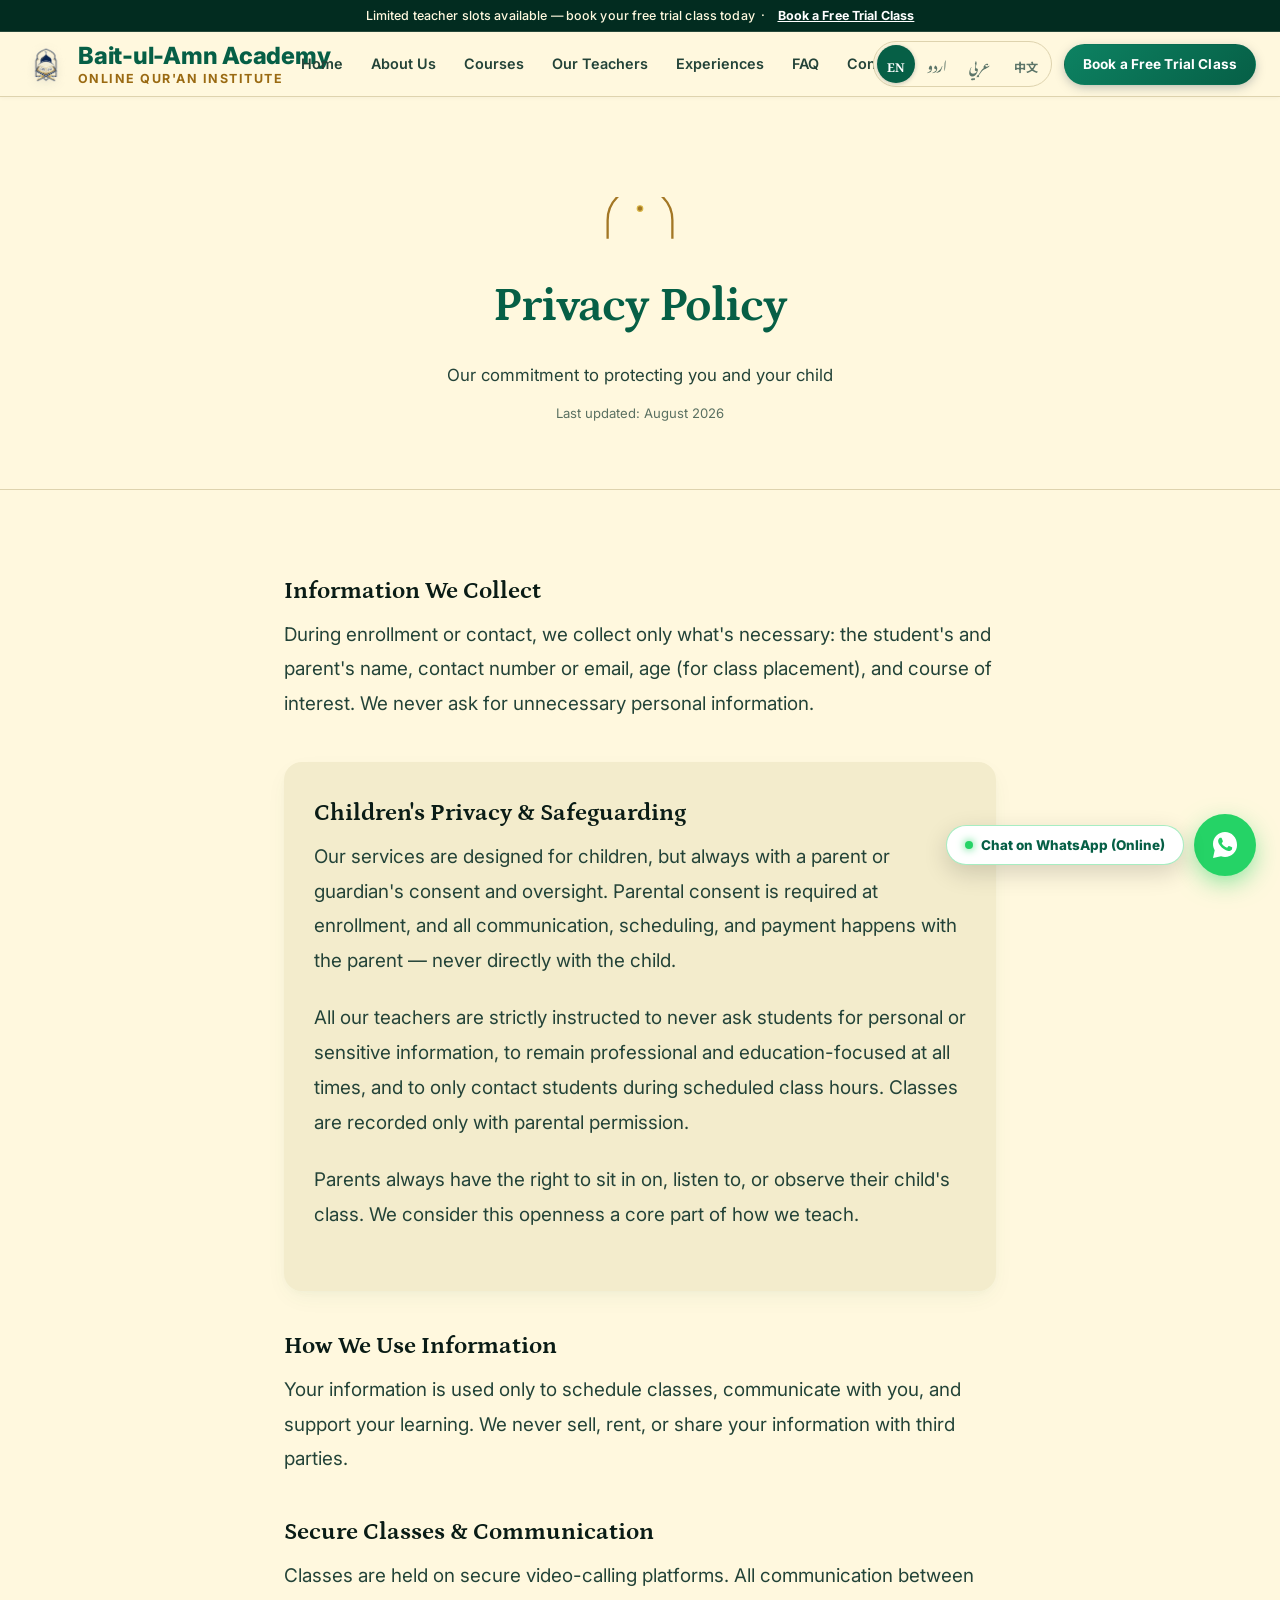
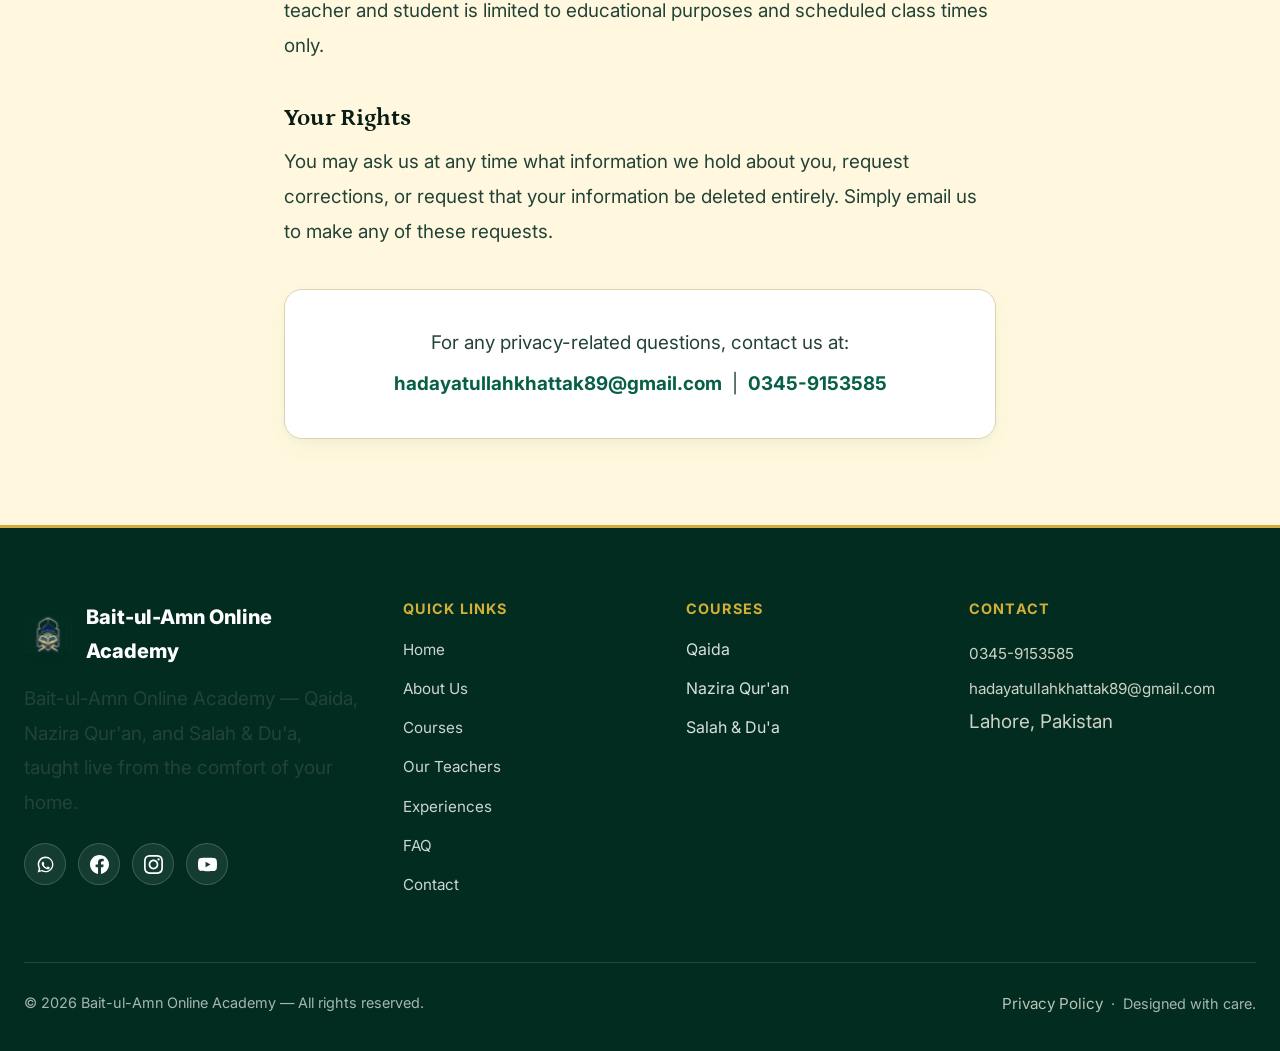
<file: privacy.html>
﻿<!DOCTYPE html>
<html lang="en" dir="ltr">
<head>
<meta charset="UTF-8">
<meta name="viewport" content="width=device-width, initial-scale=1.0">
<title>رازداری کی پالیسی | Privacy Policy — Bait-ul-Amn Online Academy</title>
<meta name="description" content="How Bait-ul-Amn Online Academy protects student and family privacy, with a dedicated children's safeguarding policy.">
<link rel="canonical" href="https://baitulamnacademy.com/privacy.html">

<meta property="og:type" content="website">
<meta property="og:site_name" content="Bait-ul-Amn Online Academy">
<meta property="og:title" content="رازداری کی پالیسی | Privacy Policy — Bait-ul-Amn Online Academy">
<meta property="og:description" content="How Bait-ul-Amn Online Academy protects student and family privacy, with a dedicated children's safeguarding policy.">
<meta property="og:image" content="https://baitulamnacademy.com/images/og-image.png">
<meta property="og:url" content="https://baitulamnacademy.com/privacy.html">
<meta name="twitter:card" content="summary_large_image">
<meta name="twitter:title" content="رازداری کی پالیسی | Privacy Policy — Bait-ul-Amn Online Academy">
<meta name="twitter:description" content="How Bait-ul-Amn Online Academy protects student and family privacy, with a dedicated children's safeguarding policy.">
<meta name="twitter:image" content="https://baitulamnacademy.com/images/og-image.png">

<link rel="icon" type="image/png" href="images/favicon.png">
<link rel="apple-touch-icon" href="images/favicon.png">
<link rel="preconnect" href="https://fonts.googleapis.com">
<link rel="preconnect" href="https://fonts.gstatic.com" crossorigin>
<link href="https://fonts.googleapis.com/css2?family=Petrona:wght@400;500;600;700&family=Inter:wght@400;500;600;700&family=Noto+Nastaliq+Urdu:wght@400;600;700&family=Amiri:wght@400;700&family=Noto+Naskh+Arabic:wght@400;600;700&family=Noto+Serif+SC:wght@600;700&family=Noto+Sans+SC:wght@400;500;600&display=swap" rel="stylesheet">
<link rel="stylesheet" href="css/style.css?v=4.5">
<script type="application/ld+json">
{
  "@context": "https://schema.org",
  "@type": "EducationalOrganization",
  "name": "Bait-ul-Amn Online Academy",
  "alternateName": "بیت الامن آن لائن اکیڈمی",
  "url": "https://baitulamnacademy.com/",
  "logo": "https://baitulamnacademy.com/images/og-image.png",
  "description": "Online Qur'an academy teaching Qaida, Nazira Qur'an, and Salah & Du'a with qualified male and female teachers.",
  "telephone": "+92-345-9153585",
  "email": "hadayatullahkhattak89@gmail.com",
  "address": {
    "@type": "PostalAddress",
    "addressLocality": "Lahore",
    "addressCountry": "PK"
  }
}
</script>
</head>
<body>
<div class="announce-bar">
  <span class="lang lang-ur">محدود ٹیچر سلاٹس دستیاب ہیں — اپنی مفت ٹرائل کلاس ابھی بک کریں</span>
<span class="lang lang-en">Limited teacher slots available — book your free trial class today</span>
<span class="lang lang-ar">أماكن محدودة لدى المعلمين — احجز حصتك التجريبية المجانية اليوم</span>
<span class="lang lang-zh">教师名额有限——立即预约您的免费试听课</span> &nbsp;·&nbsp; <a href="contact.html"><span class="lang lang-ur">مفت ٹرائل کلاس بک کریں</span>
<span class="lang lang-en">Book a Free Trial Class</span>
<span class="lang lang-ar">احجز حصة تجريبية مجانية</span>
<span class="lang lang-zh">预约免费试听课</span></a>
</div><header class="site-header">
  <div class="header-inner">
    <a href="index.html" class="brand">
      <span class="brand-mark"><img src="images/logo-icon.png" alt="Bait-ul-Amn Online Academy Logo" width="50" height="50"></span>
      <span class="brand-text">
        <span class="brand-title">
          <span class="lang lang-ur">بیت الامن آن لائن اکیڈمی</span>
          <span class="lang lang-en">Bait-ul-Amn Academy</span>
          <span class="lang lang-ar">أكاديمية بيت الأمن</span>
          <span class="lang lang-zh">Bait-ul-Amn 学院</span>
        </span>
        <span class="brand-sub">
          <span class="lang lang-ur">آن لائن قرآن انسٹیٹیوٹ</span>
          <span class="lang lang-en">Online Qur'an Institute</span>
          <span class="lang lang-ar">معهد القرآن الكريم عن بعد</span>
          <span class="lang lang-zh">在线古兰经学院</span>
        </span>
      </span>
    </a>
    <nav class="main-nav">
      <ul><li><a href="index.html" class=""><span class="lang lang-ur">ہوم</span>
<span class="lang lang-en">Home</span>
<span class="lang lang-ar">الرئيسية</span>
<span class="lang lang-zh">首页</span></a></li><li><a href="about.html" class=""><span class="lang lang-ur">ہمارے بارے میں</span>
<span class="lang lang-en">About Us</span>
<span class="lang lang-ar">من نحن</span>
<span class="lang lang-zh">关于我们</span></a></li><li><a href="courses.html" class=""><span class="lang lang-ur">کورسز</span>
<span class="lang lang-en">Courses</span>
<span class="lang lang-ar">الدورات</span>
<span class="lang lang-zh">课程</span></a></li><li><a href="teachers.html" class=""><span class="lang lang-ur">اساتذہ</span>
<span class="lang lang-en">Our Teachers</span>
<span class="lang lang-ar">معلمونا</span>
<span class="lang lang-zh">师资团队</span></a></li><li><a href="testimonials.html" class=""><span class="lang lang-ur">طلبہ کا تجربہ</span>
<span class="lang lang-en">Experiences</span>
<span class="lang lang-ar">تجارب الطلاب</span>
<span class="lang lang-zh">学员体验</span></a></li><li><a href="faq.html" class=""><span class="lang lang-ur">سوالات</span>
<span class="lang lang-en">FAQ</span>
<span class="lang lang-ar">الأسئلة الشائعة</span>
<span class="lang lang-zh">常见问题</span></a></li><li><a href="contact.html" class=""><span class="lang lang-ur">رابطہ</span>
<span class="lang lang-en">Contact</span>
<span class="lang lang-ar">تواصل معنا</span>
<span class="lang lang-zh">联系我们</span></a></li></ul>
    </nav>
    <div class="header-right">
      <div class="lang-switch">
        <button data-lang="en">EN</button>
        <button data-lang="ur">اردو</button>
        <button data-lang="ar">عربي</button>
        <button data-lang="zh">中文</button>
      </div>
      <a href="https://wa.me/923459153585?text=Assalamu%20Alaikum,%20I%20am%20interested%20in%20a%20free%20trial%20class%20at%20Bait-ul-Amn%20Online%20Academy." target="_blank" rel="noopener" class="btn btn-primary"><span class="lang lang-ur">مفت ٹرائل کلاس بک کریں</span>
<span class="lang lang-en">Book a Free Trial Class</span>
<span class="lang lang-ar">احجز حصة تجريبية مجانية</span>
<span class="lang lang-zh">预约免费试听课</span></a>
      <button class="nav-toggle" aria-label="Menu"><span></span><span></span><span></span></button>
    </div>
  </div>
</header>

<section class="page-hero">
  <div class="container">
    <div class="divider-arch" style="color:var(--c-gold)"><svg viewBox="0 0 64 40" xmlns="http://www.w3.org/2000/svg" aria-hidden="true">
<path d="M4 36 V20 A28 28 0 0 1 60 20 V36" fill="none" stroke="currentColor" stroke-width="2"/>
<circle cx="32" cy="10" r="2.4" fill="currentColor"/>
</svg></div>
    <h1 class="lang lang-ur">رازداری کی پالیسی</h1>
<h1 class="lang lang-en">Privacy Policy</h1>
<h1 class="lang lang-ar">سياسة الخصوصية</h1>
<h1 class="lang lang-zh">隐私政策</h1>
    <p class="lang lang-ur">آپ کے اور آپ کے بچے کے تحفظ کے بارے میں ہماری وابستگی</p>
<p class="lang lang-en">Our commitment to protecting you and your child</p>
<p class="lang lang-ar">التزامنا بحماية بياناتك وبيانات طفلك</p>
<p class="lang lang-zh">我们对保护您和您孩子隐私的承诺</p>
    <p style="font-size:.82rem;opacity:.75;margin-top:10px;"><span class="lang lang-ur">آخری تجدید: اگست 2026</span>
<span class="lang lang-en">Last updated: August 2026</span>
<span class="lang lang-ar">آخر تحديث: أغسطس 2026</span>
<span class="lang lang-zh">最后更新：2026年8月</span></p>
  </div>
</section>

<section class="section">
  <div class="container" style="max-width:760px;">
    <div style="margin-bottom:40px;">
  <h2 class="lang lang-ur">ہم کیا معلومات جمع کرتے ہیں</h2>
<h2 class="lang lang-en">Information We Collect</h2>
<h2 class="lang lang-ar">المعلومات التي نجمعها</h2>
<h2 class="lang lang-zh">我们收集的信息</h2>
  <p class="lang lang-ur">داخلے یا رابطہ فارم کے دوران ہم صرف ضروری معلومات جمع کرتے ہیں: طالب علم اور والدین کا نام، رابطہ نمبر یا ای میل، عمر (کلاس کی مناسبت سے) اور دلچسپی کا کورس۔ ہم کبھی بھی غیر ضروری ذاتی معلومات طلب نہیں کرتے۔</p>
<p class="lang lang-en">During enrollment or contact, we collect only what's necessary: the student's and parent's name, contact number or email, age (for class placement), and course of interest. We never ask for unnecessary personal information.</p>
<p class="lang lang-ar">أثناء التسجيل أو التواصل، نجمع فقط المعلومات الضرورية: اسم الطالب وولي الأمر، رقم التواصل أو البريد الإلكتروني، العمر (لتحديد المستوى المناسب)، والدورة المهتم بها. لا نطلب أبدًا معلومات شخصية غير ضرورية.</p>
<p class="lang lang-zh">在报名或联系过程中，我们仅收集必要信息：学生和家长的姓名、联系电话或邮箱、年龄（用于合理分班）以及感兴趣的课程。我们绝不会索取不必要的个人信息。</p>
</div>
    <div class="card" style="background:var(--c-sage);border:none;margin-bottom:40px;">
      <h2 class="lang lang-ur">بچوں کی رازداری اور تحفظ</h2>
<h2 class="lang lang-en">Children's Privacy & Safeguarding</h2>
<h2 class="lang lang-ar">خصوصية الأطفال وحمايتهم</h2>
<h2 class="lang lang-zh">儿童隐私与安全保障</h2>
      <p class="lang lang-ur">ہماری خدمات بچوں کے لیے ہیں، لیکن ہمیشہ والدین یا سرپرست کی رضامندی اور نگرانی کے ساتھ۔ داخلے کے وقت والدین کی رضامندی ضروری ہے، اور تمام مواصلت، شیڈولنگ اور ادائیگی والدین کے ساتھ کی جاتی ہے، براہ راست بچے کے ساتھ نہیں۔</p>
<p class="lang lang-en">Our services are designed for children, but always with a parent or guardian's consent and oversight. Parental consent is required at enrollment, and all communication, scheduling, and payment happens with the parent — never directly with the child.</p>
<p class="lang lang-ar">خدماتنا مصممة للأطفال، ولكن دائمًا بموافقة وإشراف أحد الوالدين أو ولي الأمر. موافقة الوالدين مطلوبة عند التسجيل، وتتم جميع المراسلات والجدولة والدفع مع ولي الأمر — وليس مباشرة مع الطفل.</p>
<p class="lang lang-zh">我们的服务面向儿童，但始终需要在家长或监护人的同意与监督下进行。报名时需要家长同意，所有沟通、排课与付款均通过家长进行，而非直接与孩子联系。</p><p class="lang lang-ur">ہمارے تمام اساتذہ کو سختی سے ہدایت دی جاتی ہے کہ وہ کبھی بھی طالب علم سے ذاتی یا حساس معلومات طلب نہ کریں، ہمیشہ پیشہ ورانہ اور تعلیم پر مرکوز رہیں، اور صرف مقررہ کلاس کے اوقات میں ہی طالب علم سے رابطہ کریں۔ کلاس صرف والدین کی اجازت سے ریکارڈ کی جاتی ہے۔</p>
<p class="lang lang-en">All our teachers are strictly instructed to never ask students for personal or sensitive information, to remain professional and education-focused at all times, and to only contact students during scheduled class hours. Classes are recorded only with parental permission.</p>
<p class="lang lang-ar">يُطلب من جميع معلمينا بشكل صارم عدم طلب معلومات شخصية أو حساسة من الطلاب أبدًا، والحفاظ على المهنية والتركيز على التعليم في جميع الأوقات، والتواصل مع الطلاب فقط خلال أوقات الحصص المقررة. لا تُسجَّل الحصص إلا بإذن ولي الأمر.</p>
<p class="lang lang-zh">我们严格要求所有教师绝不向学生索取个人或敏感信息，始终保持专业并专注于教学，并且只在预约的上课时间内与学生联系。课程仅在获得家长许可后才会被录制。</p>
      <p class="lang lang-ur">والدین کو ہمیشہ اپنے بچے کی کلاس میں شریک ہونے، سننے یا نگرانی کرنے کا مکمل حق حاصل ہے۔ ہم اس شفافیت کو اپنی تعلیم کا بنیادی حصہ سمجھتے ہیں۔</p>
<p class="lang lang-en">Parents always have the right to sit in on, listen to, or observe their child's class. We consider this openness a core part of how we teach.</p>
<p class="lang lang-ar">يحق لأولياء الأمور دائمًا حضور حصة طفلهم أو الاستماع إليها أو مراقبتها. نعتبر هذه الشفافية جزءًا أساسيًا من أسلوبنا في التعليم.</p>
<p class="lang lang-zh">家长始终有权旁听、观察或监督孩子的课程。我们将这种公开透明视为教学方式的核心部分。</p>
    </div>
    <div style="margin-bottom:40px;">
  <h2 class="lang lang-ur">معلومات کیسے استعمال ہوتی ہیں</h2>
<h2 class="lang lang-en">How We Use Information</h2>
<h2 class="lang lang-ar">كيف نستخدم المعلومات</h2>
<h2 class="lang lang-zh">我们如何使用信息</h2>
  <p class="lang lang-ur">آپ کی معلومات صرف کلاسز کی شیڈولنگ، رابطہ کاری اور تدریسی مقاصد کے لیے استعمال ہوتی ہیں۔ ہم آپ کی معلومات کبھی فروخت، کرایہ پر یا کسی تیسرے فریق کے ساتھ اشتراک نہیں کرتے۔</p>
<p class="lang lang-en">Your information is used only to schedule classes, communicate with you, and support your learning. We never sell, rent, or share your information with third parties.</p>
<p class="lang lang-ar">تُستخدم معلوماتك فقط لجدولة الحصص والتواصل معك ودعم تعلمك. لا نبيع أو نؤجر أو نشارك معلوماتك مع أطراف ثالثة أبدًا.</p>
<p class="lang lang-zh">您的信息仅用于安排课程、与您沟通及支持学习。我们绝不会出售、出租或与第三方共享您的信息。</p>
</div>
    <div style="margin-bottom:40px;">
  <h2 class="lang lang-ur">کلاسز اور مواصلت کا تحفظ</h2>
<h2 class="lang lang-en">Secure Classes & Communication</h2>
<h2 class="lang lang-ar">حصص وتواصل آمن</h2>
<h2 class="lang lang-zh">安全的课堂与沟通</h2>
  <p class="lang lang-ur">کلاسز محفوظ ویڈیو کالنگ پلیٹ فارمز کے ذریعے منعقد ہوتی ہیں۔ استاد اور طالب علم کے درمیان تمام رابطہ کاری صرف تعلیمی مقاصد کے لیے اور مقررہ اوقات میں ہوتی ہے۔</p>
<p class="lang lang-en">Classes are held on secure video-calling platforms. All communication between teacher and student is limited to educational purposes and scheduled class times only.</p>
<p class="lang lang-ar">تُعقد الحصص عبر منصات مكالمات فيديو آمنة. يقتصر كل تواصل بين المعلم والطالب على الأغراض التعليمية وأوقات الحصص المقررة فقط.</p>
<p class="lang lang-zh">课程通过安全的视频通话平台进行。教师与学生之间的所有沟通仅限于教学目的，并只在预约的上课时间内进行。</p>
</div>
    <div style="margin-bottom:40px;">
  <h2 class="lang lang-ur">آپ کے حقوق</h2>
<h2 class="lang lang-en">Your Rights</h2>
<h2 class="lang lang-ar">حقوقك</h2>
<h2 class="lang lang-zh">您的权利</h2>
  <p class="lang lang-ur">آپ کسی بھی وقت ہم سے پوچھ سکتے ہیں کہ ہمارے پاس آپ کے بارے میں کیا معلومات موجود ہیں، ان کی تصحیح کی درخواست دے سکتے ہیں، یا اپنی معلومات کو مکمل طور پر حذف کرنے کی درخواست دے سکتے ہیں۔ اس کے لیے ہمیں ای میل کریں۔</p>
<p class="lang lang-en">You may ask us at any time what information we hold about you, request corrections, or request that your information be deleted entirely. Simply email us to make any of these requests.</p>
<p class="lang lang-ar">يمكنك في أي وقت أن تسألنا عن المعلومات التي نحتفظ بها عنك، أو طلب تصحيحها، أو طلب حذفها بالكامل. يكفي مراسلتنا عبر البريد الإلكتروني لتقديم أي من هذه الطلبات.</p>
<p class="lang lang-zh">您可以随时询问我们持有关于您的哪些信息，要求更正，或要求完全删除您的信息。只需发邮件给我们即可提出这些请求。</p>
</div>
    <div class="card" style="text-align:center;">
      <p style="margin-bottom:6px;"><span class="lang lang-ur">رازداری سے متعلق کسی بھی سوال کے لیے، ہم سے رابطہ کریں:</span>
<span class="lang lang-en">For any privacy-related questions, contact us at:</span>
<span class="lang lang-ar">لأي أسئلة تتعلق بالخصوصية، تواصل معنا عبر:</span>
<span class="lang lang-zh">如有任何隐私相关问题，请联系我们：</span></p>
      <p style="margin:0;"><a href="mailto:hadayatullahkhattak89@gmail.com" style="color:var(--c-primary);font-weight:700;">hadayatullahkhattak89@gmail.com</a> &nbsp;|&nbsp; <a href="tel:+923459153585" style="color:var(--c-primary);font-weight:700;">0345-9153585</a></p>
    </div>
  </div>
</section>
<a class="whatsapp-float" href="https://wa.me/923459153585?text=%D8%A7%D9%84%D8%B3%D9%84%D8%A7%D9%85%20%D8%B9%D9%84%D9%8A%DA%A9%D9%85!%20%D9%85%DB%8C%DA%BA%20%D8%A8%DB%8C%D8%AA%20%D8%A7%D9%84%D8%A7%D9%85%D9%86%20%D8%A2%D9%86%20%D9%84%D8%A7%D8%A6%D9%86%20%D8%A7%DA%A9%DB%8C%DA%88%D9%85%DB%8C%20%D9%85%DB%8C%DA%BA%20%D9%85%D9%81%D8%AA%20%D9%B9%D8%B1%D8%A7%D8%A6%D9%84%20%DA%A9%D9%84%D8%A7%D8%B3%20%D8%A8%DA%A9%20%DA%A9%D8%B1%D9%86%D8%A7%20%DA%86%D8%A7%DB%81%D8%AA%D8%A7%20%DB%81%D9%88%DA%BA%DB%94" target="_blank" rel="noopener" aria-label="WhatsApp">
  <span class="wa-tooltip">
    <span class="wa-pulse-dot"></span>
    <span class="lang lang-ur">واٹس ایپ پر رابطہ کریں (آن لائن)</span>
    <span class="lang lang-en">Chat on WhatsApp (Online)</span>
    <span class="lang lang-ar">راسلنا عبر واتساب</span>
    <span class="lang lang-zh">通过WhatsApp咨询</span>
  </span>
  <svg viewBox="0 0 32 32" xmlns="http://www.w3.org/2000/svg"><path d="M16.02 3C9.4 3 4 8.4 4 15.02c0 2.25.62 4.36 1.7 6.16L4 29l8.02-1.66a12.9 12.9 0 0 0 4 .64c6.62 0 12.02-5.4 12.02-12.02C28.04 8.4 22.64 3 16.02 3zm7.06 17.2c-.3.83-1.7 1.6-2.35 1.68-.6.08-1.36.11-2.2-.14-.5-.15-1.15-.37-2-.73-3.5-1.52-5.78-5.03-5.96-5.27-.17-.23-1.43-1.9-1.43-3.63 0-1.72.9-2.57 1.22-2.92.32-.35.7-.43.93-.43.23 0 .46 0 .66.01.21.01.5-.08.78.6.3.7 1 2.42 1.08 2.6.09.17.14.38.03.61-.11.23-.17.38-.34.58-.17.2-.36.44-.51.6-.17.17-.35.35-.15.7.2.34.9 1.48 1.93 2.4 1.33 1.18 2.44 1.55 2.79 1.72.35.17.55.15.75-.09.2-.23.86-1 1.09-1.35.23-.34.46-.28.77-.17.31.11 1.98.94 2.32 1.1.34.17.56.26.65.4.09.15.09.85-.21 1.68z"/></svg>
</a><div class="mobile-cta-bar">
  <a href="tel:+923459153585"><svg viewBox="0 0 24 24" fill="none" stroke="currentColor" stroke-width="1.8"><path d="M4 4h4l2 5-2.5 1.5a12 12 0 0 0 6 6L15 14l5 2v4a2 2 0 0 1-2 2C9.6 22 2 14.4 2 6a2 2 0 0 1 2-2Z"/></svg><span><span class="lang lang-ur">کال کریں</span>
<span class="lang lang-en">Call</span>
<span class="lang lang-ar">اتصال</span>
<span class="lang lang-zh">致电</span></span></a>
  <a href="https://wa.me/923459153585?text=Assalamu%20Alaikum,%20I%20am%20interested%20in%20a%20free%20trial%20class%20at%20Bait-ul-Amn%20Online%20Academy." target="_blank" rel="noopener"><svg viewBox="0 0 32 32" xmlns="http://www.w3.org/2000/svg"><path d="M16.02 3C9.4 3 4 8.4 4 15.02c0 2.25.62 4.36 1.7 6.16L4 29l8.02-1.66a12.9 12.9 0 0 0 4 .64c6.62 0 12.02-5.4 12.02-12.02C28.04 8.4 22.64 3 16.02 3zm7.06 17.2c-.3.83-1.7 1.6-2.35 1.68-.6.08-1.36.11-2.2-.14-.5-.15-1.15-.37-2-.73-3.5-1.52-5.78-5.03-5.96-5.27-.17-.23-1.43-1.9-1.43-3.63 0-1.72.9-2.57 1.22-2.92.32-.35.7-.43.93-.43.23 0 .46 0 .66.01.21.01.5-.08.78.6.3.7 1 2.42 1.08 2.6.09.17.14.38.03.61-.11.23-.17.38-.34.58-.17.2-.36.44-.51.6-.17.17-.35.35-.15.7.2.34.9 1.48 1.93 2.4 1.33 1.18 2.44 1.55 2.79 1.72.35.17.55.15.75-.09.2-.23.86-1 1.09-1.35.23-.34.46-.28.77-.17.31.11 1.98.94 2.32 1.1.34.17.56.26.65.4.09.15.09.85-.21 1.68z"/></svg><span><span class="lang lang-ur">واٹس ایپ</span>
<span class="lang lang-en">WhatsApp</span>
<span class="lang lang-ar">واتساب</span>
<span class="lang lang-zh">WhatsApp</span></span></a>
</div><button class="back-to-top" aria-label="Back to top" onclick="window.scrollTo({top:0,behavior:'smooth'})"><svg viewBox="0 0 24 24" fill="none" stroke="currentColor" stroke-width="2.2"><path d="M6 15 L12 9 L18 15"/></svg></button><footer class="site-footer">
  <div class="container">
    <div class="footer-grid">
      <div>
        <div class="footer-brand" style="display:flex;align-items:center;gap:14px;"><span class="brand-mark" style="width:48px;height:48px;"><img src="images/logo-icon.png" alt="Bait-ul-Amn Online Academy Logo" width="48" height="48"></span><span><span class="lang lang-ur">بیت الامن آن لائن اکیڈمی</span>
<span class="lang lang-en">Bait-ul-Amn Online Academy</span>
<span class="lang lang-ar">أكاديمية بيت الأمن الإلكترونية</span>
<span class="lang lang-zh">Bait-ul-Amn 在线古兰经学院</span></span></div>
        <p class="lang lang-ur">بیت الامن آن لائن اکیڈمی — گھر بیٹھے، تجربہ کار اساتذہ کے ساتھ، قاعدہ، ناظرہ قرآن مجید اور نماز و دعا کی تعلیم۔</p>
<p class="lang lang-en">Bait-ul-Amn Online Academy — Qaida, Nazira Qur'an, and Salah & Du'a, taught live from the comfort of your home.</p>
<p class="lang lang-ar">أكاديمية بيت الأمن الإلكترونية — تعليم القاعدة والنظرة والصلاة والدعاء مباشرة من منزلك.</p>
<p class="lang lang-zh">拜特安在线学院——足不出户，跟随专业教师学习卡伊达、纳兹拉古兰经诵读及礼拜祈祷。</p>
        <div class="social-row">
          <a href="https://wa.me/923459153585?text=Assalamu%20Alaikum,%20I%20am%20interested%20in%20a%20free%20trial%20class%20at%20Bait-ul-Amn%20Online%20Academy." target="_blank" rel="noopener" aria-label="WhatsApp">
            <svg viewBox="0 0 24 24"><path d="M12.04 2c-5.46 0-9.91 4.45-9.91 9.91 0 1.75.46 3.45 1.32 4.95L2.05 22l5.25-1.38c1.45.79 3.08 1.21 4.74 1.21 5.46 0 9.91-4.45 9.91-9.91 0-2.65-1.03-5.14-2.9-7.01A9.816 9.816 0 0 0 12.04 2m.01 1.67c2.2 0 4.26.86 5.82 2.42a8.225 8.225 0 0 1 2.41 5.83c0 4.54-3.7 8.24-8.24 8.24-1.42 0-2.82-.37-4.06-1.07l-.29-.17-3.02.79.81-2.94-.19-.3a8.21 8.21 0 0 1-1.26-4.38c0-4.54 3.7-8.24 8.24-8.24m4.52 11.53c-.25-.13-1.47-.72-1.7-.81-.23-.08-.39-.13-.56.13-.17.25-.64.81-.79.97-.14.17-.29.19-.54.06-.25-.13-1.06-.39-2.02-1.25-.75-.67-1.26-1.5-1.4-1.75-.15-.25-.02-.39.11-.51.11-.11.25-.29.37-.43.13-.15.17-.25.25-.42.08-.17.04-.31-.02-.44-.06-.13-.56-1.35-.77-1.85-.2-.49-.41-.42-.56-.43h-.48c-.17 0-.44.06-.67.31-.23.25-.88.86-.88 2.1 0 1.24.9 2.44 1.03 2.61.13.17 1.77 2.7 4.29 3.79.6.26 1.07.41 1.43.53.6.19 1.15.16 1.58.1.48-.07 1.47-.6 1.68-1.18.21-.58.21-1.07.15-1.18-.06-.11-.22-.18-.47-.3"/></svg>
          </a>
          <a href="https://facebook.com" target="_blank" rel="noopener" aria-label="Facebook">
            <svg viewBox="0 0 24 24"><path d="M24 12.073c0-6.627-5.373-12-12-12s-12 5.373-12 12c0 5.99 4.388 10.954 10.125 11.854v-8.385H7.078v-3.47h3.047V9.43c0-3.007 1.792-4.669 4.533-4.669 1.312 0 2.686.235 2.686.235v2.953H15.83c-1.491 0-1.956.925-1.956 1.874v2.25h3.328l-.532 3.47h-2.796v8.385C19.612 23.027 24 18.062 24 12.073z"/></svg>
          </a>
          <a href="https://instagram.com" target="_blank" rel="noopener" aria-label="Instagram">
            <svg viewBox="0 0 24 24"><path d="M12 2.163c3.204 0 3.584.012 4.85.07 3.252.148 4.771 1.691 4.919 4.919.058 1.265.069 1.645.069 4.849 0 3.205-.012 3.584-.069 4.849-.149 3.225-1.664 4.771-4.919 4.919-1.266.058-1.644.07-4.85.07-3.204 0-3.584-.012-4.849-.07-3.26-.149-4.771-1.699-4.919-4.92-.058-1.265-.07-1.644-.07-4.849 0-3.204.013-3.583.07-4.849.149-3.227 1.664-4.771 4.919-4.919 1.266-.057 1.645-.069 4.849-.069zm0-2.163c-3.259 0-3.667.014-4.947.072-4.358.2-6.78 2.618-6.98 6.98-.059 1.281-.073 1.689-.073 4.948 0 3.259.014 3.668.072 4.948.2 4.358 2.618 6.78 6.98 6.98 1.281.058 1.689.072 4.948.072 3.259 0 3.668-.014 4.948-.072 4.354-.2 6.782-2.618 6.979-6.98.059-1.28.073-1.689.073-4.948 0-3.259-.014-3.667-.072-4.947-.196-4.354-2.617-6.78-6.979-6.98-1.281-.059-1.69-.073-4.949-.073zm0 5.838c-3.403 0-6.162 2.759-6.162 6.162s2.759 6.163 6.162 6.163 6.162-2.759 6.162-6.163c0-3.403-2.759-6.162-6.162-6.162zm0 10.162c-2.209 0-4-1.79-4-4 0-2.209 1.791-4 4-4s4 1.791 4 4c0 2.21-1.791 4-4 4zm6.406-11.845c-.796 0-1.441.645-1.441 1.44s.645 1.44 1.441 1.44c.795 0 1.439-.645 1.439-1.44s-.644-1.44-1.439-1.44z"/></svg>
          </a>
          <a href="https://youtube.com" target="_blank" rel="noopener" aria-label="YouTube">
            <svg viewBox="0 0 24 24"><path d="M23.498 6.186a3.016 3.016 0 0 0-2.122-2.136C19.505 3.545 12 3.545 12 3.545s-7.505 0-9.377.505A3.017 3.017 0 0 0 .502 6.186C0 8.07 0 12 0 12s0 3.93.502 5.814a3.016 3.016 0 0 0 2.122 2.136c1.871.505 9.376.505 9.376.505s7.505 0 9.377-.505a3.015 3.015 0 0 0 2.122-2.136C24 15.93 24 12 24 12s0-3.93-.502-5.814zM9.545 15.568V8.432L15.818 12l-6.273 3.568z"/></svg>
          </a>
        </div>
      </div>
      <div>
        <h4><span class="lang lang-ur">فوری روابط</span>
<span class="lang lang-en">Quick Links</span>
<span class="lang lang-ar">روابط سريعة</span>
<span class="lang lang-zh">快速链接</span></h4>
        <ul><li><a href="index.html"><span class="lang lang-ur">ہوم</span>
<span class="lang lang-en">Home</span>
<span class="lang lang-ar">الرئيسية</span>
<span class="lang lang-zh">首页</span></a></li><li><a href="about.html"><span class="lang lang-ur">ہمارے بارے میں</span>
<span class="lang lang-en">About Us</span>
<span class="lang lang-ar">من نحن</span>
<span class="lang lang-zh">关于我们</span></a></li><li><a href="courses.html"><span class="lang lang-ur">کورسز</span>
<span class="lang lang-en">Courses</span>
<span class="lang lang-ar">الدورات</span>
<span class="lang lang-zh">课程</span></a></li><li><a href="teachers.html"><span class="lang lang-ur">اساتذہ</span>
<span class="lang lang-en">Our Teachers</span>
<span class="lang lang-ar">معلمونا</span>
<span class="lang lang-zh">师资团队</span></a></li><li><a href="testimonials.html"><span class="lang lang-ur">طلبہ کا تجربہ</span>
<span class="lang lang-en">Experiences</span>
<span class="lang lang-ar">تجارب الطلاب</span>
<span class="lang lang-zh">学员体验</span></a></li><li><a href="faq.html"><span class="lang lang-ur">سوالات</span>
<span class="lang lang-en">FAQ</span>
<span class="lang lang-ar">الأسئلة الشائعة</span>
<span class="lang lang-zh">常见问题</span></a></li><li><a href="contact.html"><span class="lang lang-ur">رابطہ</span>
<span class="lang lang-en">Contact</span>
<span class="lang lang-ar">تواصل معنا</span>
<span class="lang lang-zh">联系我们</span></a></li></ul>
      </div>
      <div>
        <h4><span class="lang lang-ur">کورسز</span>
<span class="lang lang-en">Courses</span>
<span class="lang lang-ar">الدورات</span>
<span class="lang lang-zh">课程</span></h4>
        <ul><li><span class="lang lang-ur">قاعدہ</span>
<span class="lang lang-en">Qaida</span>
<span class="lang lang-ar">القاعدة</span>
<span class="lang lang-zh">卡伊达基础</span></li><li><span class="lang lang-ur">ناظرہ قرآن مجید</span>
<span class="lang lang-en">Nazira Qur'an</span>
<span class="lang lang-ar">النظرة</span>
<span class="lang lang-zh">纳兹拉古兰经诵读</span></li><li><span class="lang lang-ur">نماز اور دعا</span>
<span class="lang lang-en">Salah & Du'a</span>
<span class="lang lang-ar">الصلاة والدعاء</span>
<span class="lang lang-zh">礼拜与祈祷</span></li></ul>
      </div>
      <div>
        <h4><span class="lang lang-ur">رابطہ کاری</span>
<span class="lang lang-en">Contact</span>
<span class="lang lang-ar">التواصل</span>
<span class="lang lang-zh">联系方式</span></h4>
        <p style="color:rgba(250,246,236,.82)"><a href="tel:+923459153585" style="color:inherit">0345-9153585</a><br><a href="mailto:hadayatullahkhattak89@gmail.com" style="color:inherit">hadayatullahkhattak89@gmail.com</a><br>Lahore, Pakistan</p>
      </div>
    </div>
    <div class="footer-bottom">
      <span>&copy; 2026 <span class="lang lang-ur">بیت الامن آن لائن اکیڈمی</span>
<span class="lang lang-en">Bait-ul-Amn Online Academy</span>
<span class="lang lang-ar">أكاديمية بيت الأمن الإلكترونية</span>
<span class="lang lang-zh">Bait-ul-Amn 在线古兰经学院</span> — <span class="lang lang-ur">جملہ حقوق محفوظ ہیں۔</span>
<span class="lang lang-en">All rights reserved.</span>
<span class="lang lang-ar">جميع الحقوق محفوظة.</span>
<span class="lang lang-zh">版权所有。</span></span>
      <span><a href="privacy.html" style="color:rgba(250,246,236,.75)"><span class="lang lang-ur">رازداری کی پالیسی</span>
<span class="lang lang-en">Privacy Policy</span>
<span class="lang lang-ar">سياسة الخصوصية</span>
<span class="lang lang-zh">隐私政策</span></a> &nbsp;·&nbsp; <span class="lang lang-ur">بہ نیت خیر ڈیزائن کیا گیا۔</span>
<span class="lang lang-en">Designed with care.</span>
<span class="lang lang-ar">صُمم بعناية.</span>
<span class="lang lang-zh">用心设计。</span></span>
    </div>
  </div>
</footer>
<script src="js/script.js?v=4.5"></script>
</body>
</html>
</file>
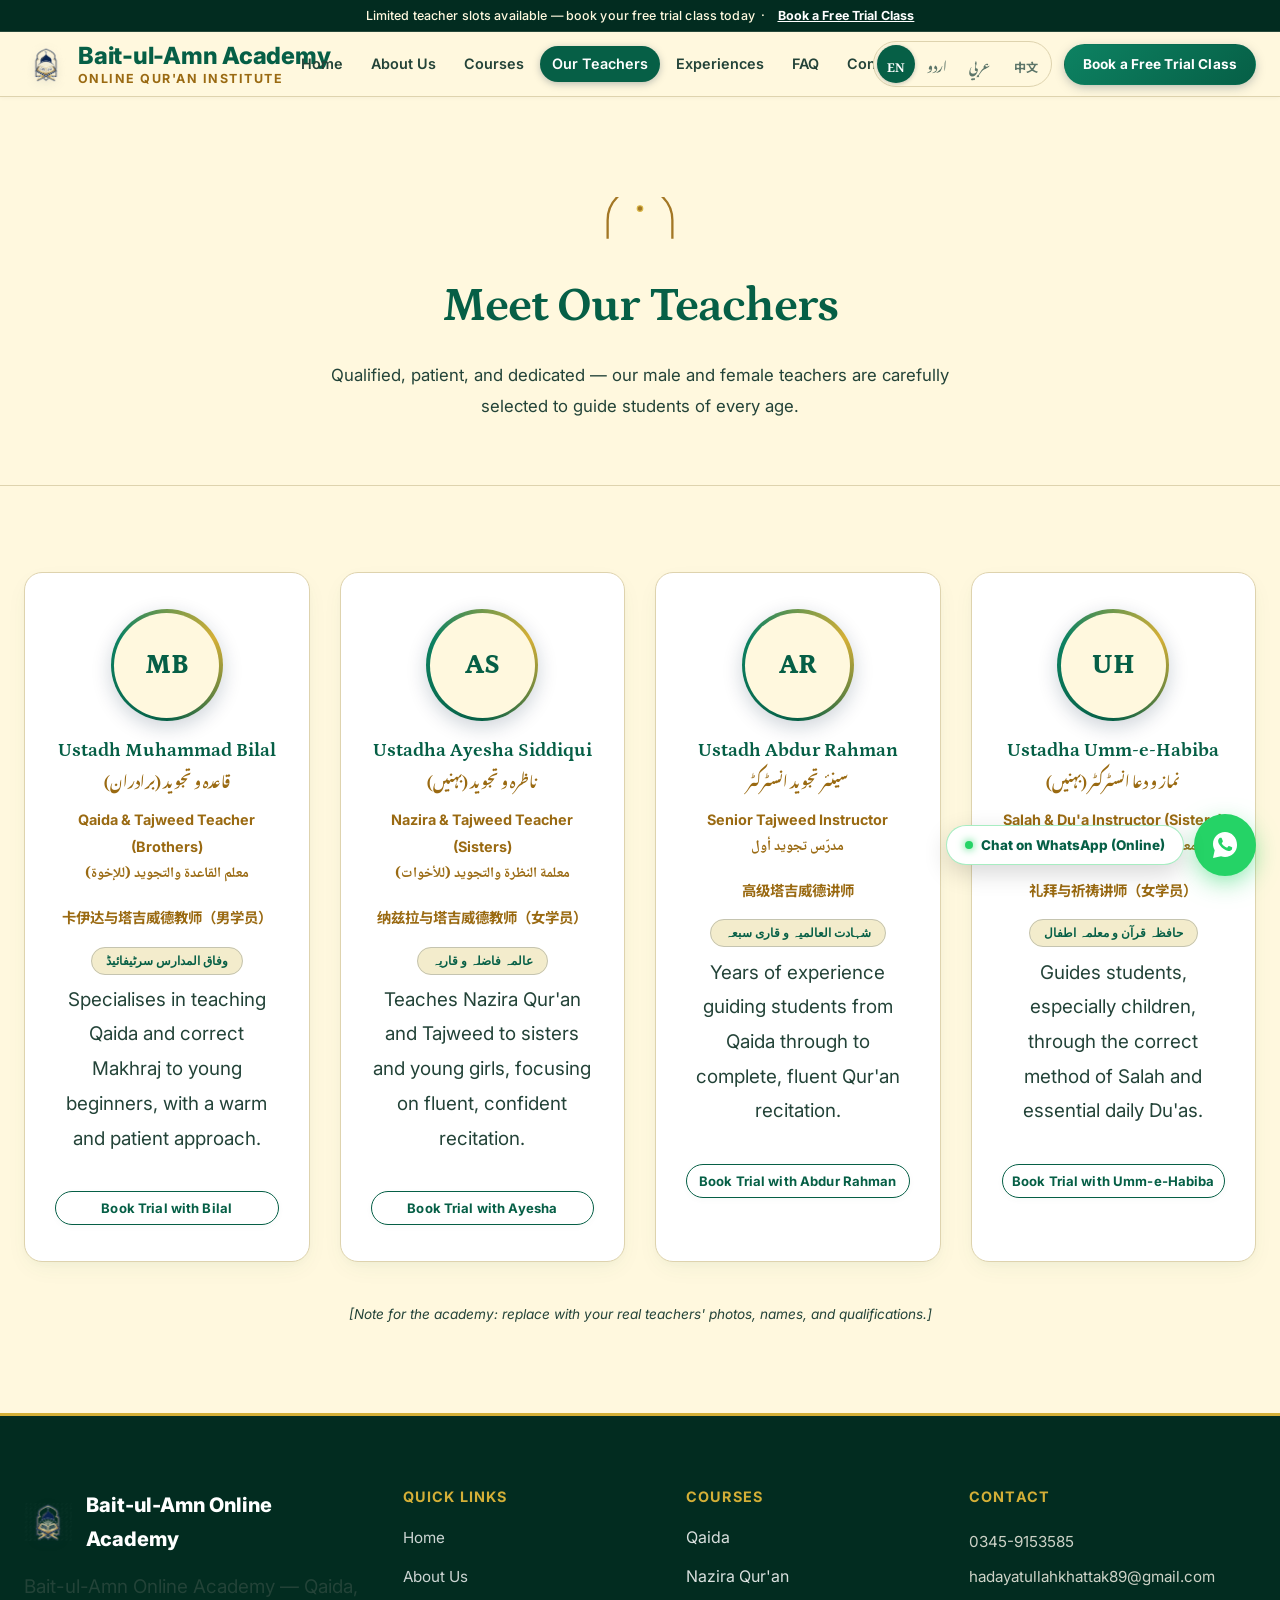
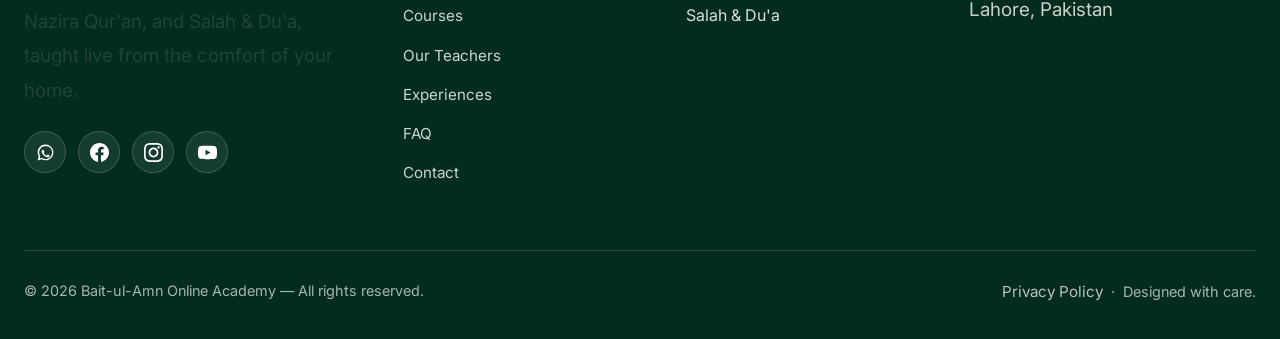
<file: teachers.html>
﻿<!DOCTYPE html>
<html lang="en" dir="ltr">
<head>
<meta charset="UTF-8">
<meta name="viewport" content="width=device-width, initial-scale=1.0">
<title>اساتذہ | Our Teachers — Bait-ul-Amn Online Academy</title>
<meta name="description" content="Meet the qualified male and female teachers at Bait-ul-Amn Online Academy.">
<link rel="canonical" href="https://baitulamnacademy.com/teachers.html">

<meta property="og:type" content="website">
<meta property="og:site_name" content="Bait-ul-Amn Online Academy">
<meta property="og:title" content="اساتذہ | Our Teachers — Bait-ul-Amn Online Academy">
<meta property="og:description" content="Meet the qualified male and female teachers at Bait-ul-Amn Online Academy.">
<meta property="og:image" content="https://baitulamnacademy.com/images/og-image.png">
<meta property="og:url" content="https://baitulamnacademy.com/teachers.html">
<meta name="twitter:card" content="summary_large_image">
<meta name="twitter:title" content="اساتذہ | Our Teachers — Bait-ul-Amn Online Academy">
<meta name="twitter:description" content="Meet the qualified male and female teachers at Bait-ul-Amn Online Academy.">
<meta name="twitter:image" content="https://baitulamnacademy.com/images/og-image.png">

<link rel="icon" type="image/png" href="images/favicon.png">
<link rel="apple-touch-icon" href="images/favicon.png">
<link rel="preconnect" href="https://fonts.googleapis.com">
<link rel="preconnect" href="https://fonts.gstatic.com" crossorigin>
<link href="https://fonts.googleapis.com/css2?family=Petrona:wght@400;500;600;700&family=Inter:wght@400;500;600;700&family=Noto+Nastaliq+Urdu:wght@400;600;700&family=Amiri:wght@400;700&family=Noto+Naskh+Arabic:wght@400;600;700&family=Noto+Serif+SC:wght@600;700&family=Noto+Sans+SC:wght@400;500;600&display=swap" rel="stylesheet">
<link rel="stylesheet" href="css/style.css?v=4.5">
<script type="application/ld+json">
{
  "@context": "https://schema.org",
  "@type": "EducationalOrganization",
  "name": "Bait-ul-Amn Online Academy",
  "alternateName": "بیت الامن آن لائن اکیڈمی",
  "url": "https://baitulamnacademy.com/",
  "logo": "https://baitulamnacademy.com/images/og-image.png",
  "description": "Online Qur'an academy teaching Qaida, Nazira Qur'an, and Salah & Du'a with qualified male and female teachers.",
  "telephone": "+92-345-9153585",
  "email": "hadayatullahkhattak89@gmail.com",
  "address": {
    "@type": "PostalAddress",
    "addressLocality": "Lahore",
    "addressCountry": "PK"
  }
}
</script>
</head>
<body>
<div class="announce-bar">
  <span class="lang lang-ur">محدود ٹیچر سلاٹس دستیاب ہیں — اپنی مفت ٹرائل کلاس ابھی بک کریں</span>
<span class="lang lang-en">Limited teacher slots available — book your free trial class today</span>
<span class="lang lang-ar">أماكن محدودة لدى المعلمين — احجز حصتك التجريبية المجانية اليوم</span>
<span class="lang lang-zh">教师名额有限——立即预约您的免费试听课</span> &nbsp;·&nbsp; <a href="contact.html"><span class="lang lang-ur">مفت ٹرائل کلاس بک کریں</span>
<span class="lang lang-en">Book a Free Trial Class</span>
<span class="lang lang-ar">احجز حصة تجريبية مجانية</span>
<span class="lang lang-zh">预约免费试听课</span></a>
</div><header class="site-header">
  <div class="header-inner">
    <a href="index.html" class="brand">
      <span class="brand-mark"><img src="images/logo-icon.png" alt="Bait-ul-Amn Online Academy Logo" width="50" height="50"></span>
      <span class="brand-text">
        <span class="brand-title">
          <span class="lang lang-ur">بیت الامن آن لائن اکیڈمی</span>
          <span class="lang lang-en">Bait-ul-Amn Academy</span>
          <span class="lang lang-ar">أكاديمية بيت الأمن</span>
          <span class="lang lang-zh">Bait-ul-Amn 学院</span>
        </span>
        <span class="brand-sub">
          <span class="lang lang-ur">آن لائن قرآن انسٹیٹیوٹ</span>
          <span class="lang lang-en">Online Qur'an Institute</span>
          <span class="lang lang-ar">معهد القرآن الكريم عن بعد</span>
          <span class="lang lang-zh">在线古兰经学院</span>
        </span>
      </span>
    </a>
    <nav class="main-nav">
      <ul><li><a href="index.html" class=""><span class="lang lang-ur">ہوم</span>
<span class="lang lang-en">Home</span>
<span class="lang lang-ar">الرئيسية</span>
<span class="lang lang-zh">首页</span></a></li><li><a href="about.html" class=""><span class="lang lang-ur">ہمارے بارے میں</span>
<span class="lang lang-en">About Us</span>
<span class="lang lang-ar">من نحن</span>
<span class="lang lang-zh">关于我们</span></a></li><li><a href="courses.html" class=""><span class="lang lang-ur">کورسز</span>
<span class="lang lang-en">Courses</span>
<span class="lang lang-ar">الدورات</span>
<span class="lang lang-zh">课程</span></a></li><li><a href="teachers.html" class="active"><span class="lang lang-ur">اساتذہ</span>
<span class="lang lang-en">Our Teachers</span>
<span class="lang lang-ar">معلمونا</span>
<span class="lang lang-zh">师资团队</span></a></li><li><a href="testimonials.html" class=""><span class="lang lang-ur">طلبہ کا تجربہ</span>
<span class="lang lang-en">Experiences</span>
<span class="lang lang-ar">تجارب الطلاب</span>
<span class="lang lang-zh">学员体验</span></a></li><li><a href="faq.html" class=""><span class="lang lang-ur">سوالات</span>
<span class="lang lang-en">FAQ</span>
<span class="lang lang-ar">الأسئلة الشائعة</span>
<span class="lang lang-zh">常见问题</span></a></li><li><a href="contact.html" class=""><span class="lang lang-ur">رابطہ</span>
<span class="lang lang-en">Contact</span>
<span class="lang lang-ar">تواصل معنا</span>
<span class="lang lang-zh">联系我们</span></a></li></ul>
    </nav>
    <div class="header-right">
      <div class="lang-switch">
        <button data-lang="en">EN</button>
        <button data-lang="ur">اردو</button>
        <button data-lang="ar">عربي</button>
        <button data-lang="zh">中文</button>
      </div>
      <a href="https://wa.me/923459153585?text=Assalamu%20Alaikum,%20I%20am%20interested%20in%20a%20free%20trial%20class%20at%20Bait-ul-Amn%20Online%20Academy." target="_blank" rel="noopener" class="btn btn-primary"><span class="lang lang-ur">مفت ٹرائل کلاس بک کریں</span>
<span class="lang lang-en">Book a Free Trial Class</span>
<span class="lang lang-ar">احجز حصة تجريبية مجانية</span>
<span class="lang lang-zh">预约免费试听课</span></a>
      <button class="nav-toggle" aria-label="Menu"><span></span><span></span><span></span></button>
    </div>
  </div>
</header>

<section class="page-hero">
  <div class="container">
    <div class="divider-arch" style="color:var(--c-gold)"><svg viewBox="0 0 64 40" xmlns="http://www.w3.org/2000/svg" aria-hidden="true">
<path d="M4 36 V20 A28 28 0 0 1 60 20 V36" fill="none" stroke="currentColor" stroke-width="2"/>
<circle cx="32" cy="10" r="2.4" fill="currentColor"/>
</svg></div>
    <h1 class="lang lang-ur">ہمارے اساتذہ سے ملیں</h1>
<h1 class="lang lang-en">Meet Our Teachers</h1>
<h1 class="lang lang-ar">تعرّف على معلمينا</h1>
<h1 class="lang lang-zh">认识我们的教师</h1>
    <p class="lang lang-ur">تجربہ کار، صبر آمیز اور مخلص — ہمارے اساتذہ کرام و اساتذہ کرام (خواتین) ہر عمر کے طلبہ کی رہنمائی کے لیے احتیاط سے منتخب کیے جاتے ہیں۔</p>
<p class="lang lang-en">Qualified, patient, and dedicated — our male and female teachers are carefully selected to guide students of every age.</p>
<p class="lang lang-ar">مؤهلون، صبورون، ومتفانون — يُختار معلمونا ومعلماتنا بعناية لإرشاد الطلاب من كل الأعمار.</p>
<p class="lang lang-zh">教学合格、耐心细致、尽职尽责——我们精心挑选男女教师，悉心指导各年龄段的学生。</p>
  </div>
</section>

<section class="section">
  <div class="container">
    <div class="grid grid-4">
      <div class="card teacher-card">
  <div class="teacher-photo"><span>MB</span></div>
  <h3 class="lang lang-ur">استاذ محمد بلال</h3>
<h3 class="lang lang-en">Ustadh Muhammad Bilal</h3>
<h3 class="lang lang-ar">الأستاذ محمد بلال</h3>
<h3 class="lang lang-zh">穆罕默德·比拉勒 老师</h3>
  <span class="lang lang-ur teacher-role">قاعدہ و تجوید (برادران)</span>
<span class="lang lang-en teacher-role">Qaida & Tajweed Teacher (Brothers)</span>
<span class="lang lang-ar teacher-role">معلم القاعدة والتجويد (للإخوة)</span>
<span class="lang lang-zh teacher-role">卡伊达与塔吉威德教师（男学员）</span>
  <div style="margin:8px 0 10px;"><span class="tag" style="font-size:.74rem;">وفاق المدارس سرٹیفائیڈ</span></div>
  <p class="lang lang-ur">قاعدہ اور مخارج کی درست تعلیم میں مہارت رکھتے ہیں، خصوصاً نئے سیکھنے والے بچوں کے لیے، نرم اور صبر آمیز انداز کے ساتھ۔</p>
<p class="lang lang-en">Specialises in teaching Qaida and correct Makhraj to young beginners, with a warm and patient approach.</p>
<p class="lang lang-ar">متخصص في تعليم القاعدة والمخارج الصحيحة للمبتدئين الصغار، بأسلوب لطيف وصبور.</p>
<p class="lang lang-zh">专注于向初学儿童传授卡伊达基础与正确的发音部位，教学风格温和而有耐心。</p>
  <button type="button" class="btn btn-outline" data-open-modal="trial" data-course="نورانی قاعدہ" style="width:100%;margin-top:12px;font-size:.82rem;padding:8px 12px;">
    <span class="lang lang-ur">استاذ بلال سے ٹرائل لیں</span>
    <span class="lang lang-en">Book Trial with Bilal</span>
  </button>
</div>
<div class="card teacher-card">
  <div class="teacher-photo"><span>AS</span></div>
  <h3 class="lang lang-ur">استاذہ عائشہ صدیقی</h3>
<h3 class="lang lang-en">Ustadha Ayesha Siddiqui</h3>
<h3 class="lang lang-ar">الأستاذة عائشة الصديقي</h3>
<h3 class="lang lang-zh">阿伊莎·希迪基 老师</h3>
  <span class="lang lang-ur teacher-role">ناظرہ و تجوید (بہنیں)</span>
<span class="lang lang-en teacher-role">Nazira & Tajweed Teacher (Sisters)</span>
<span class="lang lang-ar teacher-role">معلمة النظرة والتجويد (للأخوات)</span>
<span class="lang lang-zh teacher-role">纳兹拉与塔吉威德教师（女学员）</span>
  <div style="margin:8px 0 10px;"><span class="tag" style="font-size:.74rem;">عالمہ فاضلہ و قاریہ</span></div>
  <p class="lang lang-ur">بہنوں اور کم عمر لڑکیوں کو ناظرہ قرآن اور تجوید پڑھاتی ہیں، روانی اور اعتماد کے ساتھ تلاوت پر توجہ دیتے ہوئے۔</p>
<p class="lang lang-en">Teaches Nazira Qur'an and Tajweed to sisters and young girls, focusing on fluent, confident recitation.</p>
<p class="lang lang-ar">تعلّم النظرة والتجويد للأخوات والفتيات الصغيرات، مع التركيز على القراءة الطليقة والواثقة.</p>
<p class="lang lang-zh">为女性学员及年幼女孩教授纳兹拉古兰经诵读与塔吉威德，注重培养流利自信的诵读能力。</p>
  <button type="button" class="btn btn-outline" data-open-modal="trial" data-course="ناظرہ قرآن مجید" style="width:100%;margin-top:12px;font-size:.82rem;padding:8px 12px;">
    <span class="lang lang-ur">استاذہ عائشہ سے ٹرائل لیں</span>
    <span class="lang lang-en">Book Trial with Ayesha</span>
  </button>
</div>
<div class="card teacher-card">
  <div class="teacher-photo"><span>AR</span></div>
  <h3 class="lang lang-ur">استاذ عبدالرحمن</h3>
<h3 class="lang lang-en">Ustadh Abdur Rahman</h3>
<h3 class="lang lang-ar">الأستاذ عبد الرحمن</h3>
<h3 class="lang lang-zh">阿卜杜勒·拉赫曼 老师</h3>
  <span class="lang lang-ur teacher-role">سینئر تجوید انسٹرکٹر</span>
<span class="lang lang-en teacher-role">Senior Tajweed Instructor</span>
<span class="lang lang-ar teacher-role">مدرّس تجويد أول</span>
<span class="lang lang-zh teacher-role">高级塔吉威德讲师</span>
  <div style="margin:8px 0 10px;"><span class="tag" style="font-size:.74rem;">شہادت العالمیہ و قاری سبعہ</span></div>
  <p class="lang lang-ur">قاعدہ سے لے کر مکمل اور روانی کے ساتھ تلاوتِ قرآن تک طلبہ کی رہنمائی کا برسوں کا تجربہ رکھتے ہیں۔</p>
<p class="lang lang-en">Years of experience guiding students from Qaida through to complete, fluent Qur'an recitation.</p>
<p class="lang lang-ar">يمتلك سنوات من الخبرة في إرشاد الطلاب من القاعدة إلى القراءة الكاملة والطليقة للقرآن.</p>
<p class="lang lang-zh">拥有多年教学经验，指导学生从卡伊达基础一路进阶到流利完整地诵读古兰经。</p>
  <button type="button" class="btn btn-outline" data-open-modal="trial" data-course="تجوید القرآن" style="width:100%;margin-top:12px;font-size:.82rem;padding:8px 12px;">
    <span class="lang lang-ur">استاذ عبدالرحمن سے ٹرائل لیں</span>
    <span class="lang lang-en">Book Trial with Abdur Rahman</span>
  </button>
</div>
<div class="card teacher-card">
  <div class="teacher-photo"><span>UH</span></div>
  <h3 class="lang lang-ur">استاذہ ام حبیبہ</h3>
<h3 class="lang lang-en">Ustadha Umm-e-Habiba</h3>
<h3 class="lang lang-ar">الأستاذة أم حبيبة</h3>
<h3 class="lang lang-zh">温姆·哈比巴 老师</h3>
  <span class="lang lang-ur teacher-role">نماز و دعا انسٹرکٹر (بہنیں)</span>
<span class="lang lang-en teacher-role">Salah & Du'a Instructor (Sisters)</span>
<span class="lang lang-ar teacher-role">معلمة الصلاة والدعاء (للأخوات)</span>
<span class="lang lang-zh teacher-role">礼拜与祈祷讲师（女学员）</span>
  <div style="margin:8px 0 10px;"><span class="tag" style="font-size:.74rem;">حافظہ قرآن و معلمہ اطفال</span></div>
  <p class="lang lang-ur">طلبہ، خصوصاً بچوں کو، نماز کے درست طریقے اور روزمرہ کی ضروری دعاؤں کی تعلیم دیتی ہیں۔</p>
<p class="lang lang-en">Guides students, especially children, through the correct method of Salah and essential daily Du'as.</p>
<p class="lang lang-ar">ترشد الطالبات، وخاصة الأطفال، إلى الطريقة الصحيحة للصلاة والأدعية اليومية الأساسية.</p>
<p class="lang lang-zh">指导学生，尤其是儿童，学习正确的礼拜方法及日常必备的祈祷词。</p>
  <button type="button" class="btn btn-outline" data-open-modal="trial" data-course="نماز اور مسنون دعائیں" style="width:100%;margin-top:12px;font-size:.82rem;padding:8px 12px;">
    <span class="lang lang-ur">استاذہ ام حبیبہ سے ٹرائل لیں</span>
    <span class="lang lang-en">Book Trial with Umm-e-Habiba</span>
  </button>
</div>
    </div>
    <p class="text-center" style="max-width:640px;margin:40px auto 0;font-size:.85rem;font-style:italic;"><span class="lang lang-ur">[نوٹ برائے ادارہ: یہاں اپنے اصل اساتذہ کی تصاویر، نام اور اسناد شامل کریں۔]</span>
<span class="lang lang-en">[Note for the academy: replace with your real teachers' photos, names, and qualifications.]</span>
<span class="lang lang-ar">[ملاحظة للأكاديمية: استبدل هذا بصور وأسماء ومؤهلات معلميكم الحقيقيين.]</span>
<span class="lang lang-zh">[学院备注：请替换为您真实教师的照片、姓名与资历信息。]</span></p>
  </div>
</section>
<a class="whatsapp-float" href="https://wa.me/923459153585?text=%D8%A7%D9%84%D8%B3%D9%84%D8%A7%D9%85%20%D8%B9%D9%84%D9%8A%DA%A9%D9%85!%20%D9%85%DB%8C%DA%BA%20%D8%A8%DB%8C%D8%AA%20%D8%A7%D9%84%D8%A7%D9%85%D9%86%20%D8%A2%D9%86%20%D9%84%D8%A7%D8%A6%D9%86%20%D8%A7%DA%A9%DB%8C%DA%88%D9%85%DB%8C%20%D9%85%DB%8C%DA%BA%20%D9%85%D9%81%D8%AA%20%D9%B9%D8%B1%D8%A7%D8%A6%D9%84%20%DA%A9%D9%84%D8%A7%D8%B3%20%D8%A8%DA%A9%20%DA%A9%D8%B1%D9%86%D8%A7%20%DA%86%D8%A7%DB%81%D8%AA%D8%A7%20%DB%81%D9%88%DA%BA%DB%94" target="_blank" rel="noopener" aria-label="WhatsApp">
  <span class="wa-tooltip">
    <span class="wa-pulse-dot"></span>
    <span class="lang lang-ur">واٹس ایپ پر رابطہ کریں (آن لائن)</span>
    <span class="lang lang-en">Chat on WhatsApp (Online)</span>
    <span class="lang lang-ar">راسلنا عبر واتساب</span>
    <span class="lang lang-zh">通过WhatsApp咨询</span>
  </span>
  <svg viewBox="0 0 32 32" xmlns="http://www.w3.org/2000/svg"><path d="M16.02 3C9.4 3 4 8.4 4 15.02c0 2.25.62 4.36 1.7 6.16L4 29l8.02-1.66a12.9 12.9 0 0 0 4 .64c6.62 0 12.02-5.4 12.02-12.02C28.04 8.4 22.64 3 16.02 3zm7.06 17.2c-.3.83-1.7 1.6-2.35 1.68-.6.08-1.36.11-2.2-.14-.5-.15-1.15-.37-2-.73-3.5-1.52-5.78-5.03-5.96-5.27-.17-.23-1.43-1.9-1.43-3.63 0-1.72.9-2.57 1.22-2.92.32-.35.7-.43.93-.43.23 0 .46 0 .66.01.21.01.5-.08.78.6.3.7 1 2.42 1.08 2.6.09.17.14.38.03.61-.11.23-.17.38-.34.58-.17.2-.36.44-.51.6-.17.17-.35.35-.15.7.2.34.9 1.48 1.93 2.4 1.33 1.18 2.44 1.55 2.79 1.72.35.17.55.15.75-.09.2-.23.86-1 1.09-1.35.23-.34.46-.28.77-.17.31.11 1.98.94 2.32 1.1.34.17.56.26.65.4.09.15.09.85-.21 1.68z"/></svg>
</a><div class="mobile-cta-bar">
  <a href="tel:+923459153585"><svg viewBox="0 0 24 24" fill="none" stroke="currentColor" stroke-width="1.8"><path d="M4 4h4l2 5-2.5 1.5a12 12 0 0 0 6 6L15 14l5 2v4a2 2 0 0 1-2 2C9.6 22 2 14.4 2 6a2 2 0 0 1 2-2Z"/></svg><span><span class="lang lang-ur">کال کریں</span>
<span class="lang lang-en">Call</span>
<span class="lang lang-ar">اتصال</span>
<span class="lang lang-zh">致电</span></span></a>
  <a href="https://wa.me/923459153585?text=Assalamu%20Alaikum,%20I%20am%20interested%20in%20a%20free%20trial%20class%20at%20Bait-ul-Amn%20Online%20Academy." target="_blank" rel="noopener"><svg viewBox="0 0 32 32" xmlns="http://www.w3.org/2000/svg"><path d="M16.02 3C9.4 3 4 8.4 4 15.02c0 2.25.62 4.36 1.7 6.16L4 29l8.02-1.66a12.9 12.9 0 0 0 4 .64c6.62 0 12.02-5.4 12.02-12.02C28.04 8.4 22.64 3 16.02 3zm7.06 17.2c-.3.83-1.7 1.6-2.35 1.68-.6.08-1.36.11-2.2-.14-.5-.15-1.15-.37-2-.73-3.5-1.52-5.78-5.03-5.96-5.27-.17-.23-1.43-1.9-1.43-3.63 0-1.72.9-2.57 1.22-2.92.32-.35.7-.43.93-.43.23 0 .46 0 .66.01.21.01.5-.08.78.6.3.7 1 2.42 1.08 2.6.09.17.14.38.03.61-.11.23-.17.38-.34.58-.17.2-.36.44-.51.6-.17.17-.35.35-.15.7.2.34.9 1.48 1.93 2.4 1.33 1.18 2.44 1.55 2.79 1.72.35.17.55.15.75-.09.2-.23.86-1 1.09-1.35.23-.34.46-.28.77-.17.31.11 1.98.94 2.32 1.1.34.17.56.26.65.4.09.15.09.85-.21 1.68z"/></svg><span><span class="lang lang-ur">واٹس ایپ</span>
<span class="lang lang-en">WhatsApp</span>
<span class="lang lang-ar">واتساب</span>
<span class="lang lang-zh">WhatsApp</span></span></a>
</div><button class="back-to-top" aria-label="Back to top" onclick="window.scrollTo({top:0,behavior:'smooth'})"><svg viewBox="0 0 24 24" fill="none" stroke="currentColor" stroke-width="2.2"><path d="M6 15 L12 9 L18 15"/></svg></button><footer class="site-footer">
  <div class="container">
    <div class="footer-grid">
      <div>
        <div class="footer-brand" style="display:flex;align-items:center;gap:14px;"><span class="brand-mark" style="width:48px;height:48px;"><img src="images/logo-icon.png" alt="Bait-ul-Amn Online Academy Logo" width="48" height="48"></span><span><span class="lang lang-ur">بیت الامن آن لائن اکیڈمی</span>
<span class="lang lang-en">Bait-ul-Amn Online Academy</span>
<span class="lang lang-ar">أكاديمية بيت الأمن الإلكترونية</span>
<span class="lang lang-zh">Bait-ul-Amn 在线古兰经学院</span></span></div>
        <p class="lang lang-ur">بیت الامن آن لائن اکیڈمی — گھر بیٹھے، تجربہ کار اساتذہ کے ساتھ، قاعدہ، ناظرہ قرآن مجید اور نماز و دعا کی تعلیم۔</p>
<p class="lang lang-en">Bait-ul-Amn Online Academy — Qaida, Nazira Qur'an, and Salah & Du'a, taught live from the comfort of your home.</p>
<p class="lang lang-ar">أكاديمية بيت الأمن الإلكترونية — تعليم القاعدة والنظرة والصلاة والدعاء مباشرة من منزلك.</p>
<p class="lang lang-zh">拜特安在线学院——足不出户，跟随专业教师学习卡伊达、纳兹拉古兰经诵读及礼拜祈祷。</p>
        <div class="social-row">
          <a href="https://wa.me/923459153585?text=Assalamu%20Alaikum,%20I%20am%20interested%20in%20a%20free%20trial%20class%20at%20Bait-ul-Amn%20Online%20Academy." target="_blank" rel="noopener" aria-label="WhatsApp">
            <svg viewBox="0 0 24 24"><path d="M12.04 2c-5.46 0-9.91 4.45-9.91 9.91 0 1.75.46 3.45 1.32 4.95L2.05 22l5.25-1.38c1.45.79 3.08 1.21 4.74 1.21 5.46 0 9.91-4.45 9.91-9.91 0-2.65-1.03-5.14-2.9-7.01A9.816 9.816 0 0 0 12.04 2m.01 1.67c2.2 0 4.26.86 5.82 2.42a8.225 8.225 0 0 1 2.41 5.83c0 4.54-3.7 8.24-8.24 8.24-1.42 0-2.82-.37-4.06-1.07l-.29-.17-3.02.79.81-2.94-.19-.3a8.21 8.21 0 0 1-1.26-4.38c0-4.54 3.7-8.24 8.24-8.24m4.52 11.53c-.25-.13-1.47-.72-1.7-.81-.23-.08-.39-.13-.56.13-.17.25-.64.81-.79.97-.14.17-.29.19-.54.06-.25-.13-1.06-.39-2.02-1.25-.75-.67-1.26-1.5-1.4-1.75-.15-.25-.02-.39.11-.51.11-.11.25-.29.37-.43.13-.15.17-.25.25-.42.08-.17.04-.31-.02-.44-.06-.13-.56-1.35-.77-1.85-.2-.49-.41-.42-.56-.43h-.48c-.17 0-.44.06-.67.31-.23.25-.88.86-.88 2.1 0 1.24.9 2.44 1.03 2.61.13.17 1.77 2.7 4.29 3.79.6.26 1.07.41 1.43.53.6.19 1.15.16 1.58.1.48-.07 1.47-.6 1.68-1.18.21-.58.21-1.07.15-1.18-.06-.11-.22-.18-.47-.3"/></svg>
          </a>
          <a href="https://facebook.com" target="_blank" rel="noopener" aria-label="Facebook">
            <svg viewBox="0 0 24 24"><path d="M24 12.073c0-6.627-5.373-12-12-12s-12 5.373-12 12c0 5.99 4.388 10.954 10.125 11.854v-8.385H7.078v-3.47h3.047V9.43c0-3.007 1.792-4.669 4.533-4.669 1.312 0 2.686.235 2.686.235v2.953H15.83c-1.491 0-1.956.925-1.956 1.874v2.25h3.328l-.532 3.47h-2.796v8.385C19.612 23.027 24 18.062 24 12.073z"/></svg>
          </a>
          <a href="https://instagram.com" target="_blank" rel="noopener" aria-label="Instagram">
            <svg viewBox="0 0 24 24"><path d="M12 2.163c3.204 0 3.584.012 4.85.07 3.252.148 4.771 1.691 4.919 4.919.058 1.265.069 1.645.069 4.849 0 3.205-.012 3.584-.069 4.849-.149 3.225-1.664 4.771-4.919 4.919-1.266.058-1.644.07-4.85.07-3.204 0-3.584-.012-4.849-.07-3.26-.149-4.771-1.699-4.919-4.92-.058-1.265-.07-1.644-.07-4.849 0-3.204.013-3.583.07-4.849.149-3.227 1.664-4.771 4.919-4.919 1.266-.057 1.645-.069 4.849-.069zm0-2.163c-3.259 0-3.667.014-4.947.072-4.358.2-6.78 2.618-6.98 6.98-.059 1.281-.073 1.689-.073 4.948 0 3.259.014 3.668.072 4.948.2 4.358 2.618 6.78 6.98 6.98 1.281.058 1.689.072 4.948.072 3.259 0 3.668-.014 4.948-.072 4.354-.2 6.782-2.618 6.979-6.98.059-1.28.073-1.689.073-4.948 0-3.259-.014-3.667-.072-4.947-.196-4.354-2.617-6.78-6.979-6.98-1.281-.059-1.69-.073-4.949-.073zm0 5.838c-3.403 0-6.162 2.759-6.162 6.162s2.759 6.163 6.162 6.163 6.162-2.759 6.162-6.163c0-3.403-2.759-6.162-6.162-6.162zm0 10.162c-2.209 0-4-1.79-4-4 0-2.209 1.791-4 4-4s4 1.791 4 4c0 2.21-1.791 4-4 4zm6.406-11.845c-.796 0-1.441.645-1.441 1.44s.645 1.44 1.441 1.44c.795 0 1.439-.645 1.439-1.44s-.644-1.44-1.439-1.44z"/></svg>
          </a>
          <a href="https://youtube.com" target="_blank" rel="noopener" aria-label="YouTube">
            <svg viewBox="0 0 24 24"><path d="M23.498 6.186a3.016 3.016 0 0 0-2.122-2.136C19.505 3.545 12 3.545 12 3.545s-7.505 0-9.377.505A3.017 3.017 0 0 0 .502 6.186C0 8.07 0 12 0 12s0 3.93.502 5.814a3.016 3.016 0 0 0 2.122 2.136c1.871.505 9.376.505 9.376.505s7.505 0 9.377-.505a3.015 3.015 0 0 0 2.122-2.136C24 15.93 24 12 24 12s0-3.93-.502-5.814zM9.545 15.568V8.432L15.818 12l-6.273 3.568z"/></svg>
          </a>
        </div>
      </div>
      <div>
        <h4><span class="lang lang-ur">فوری روابط</span>
<span class="lang lang-en">Quick Links</span>
<span class="lang lang-ar">روابط سريعة</span>
<span class="lang lang-zh">快速链接</span></h4>
        <ul><li><a href="index.html"><span class="lang lang-ur">ہوم</span>
<span class="lang lang-en">Home</span>
<span class="lang lang-ar">الرئيسية</span>
<span class="lang lang-zh">首页</span></a></li><li><a href="about.html"><span class="lang lang-ur">ہمارے بارے میں</span>
<span class="lang lang-en">About Us</span>
<span class="lang lang-ar">من نحن</span>
<span class="lang lang-zh">关于我们</span></a></li><li><a href="courses.html"><span class="lang lang-ur">کورسز</span>
<span class="lang lang-en">Courses</span>
<span class="lang lang-ar">الدورات</span>
<span class="lang lang-zh">课程</span></a></li><li><a href="teachers.html"><span class="lang lang-ur">اساتذہ</span>
<span class="lang lang-en">Our Teachers</span>
<span class="lang lang-ar">معلمونا</span>
<span class="lang lang-zh">师资团队</span></a></li><li><a href="testimonials.html"><span class="lang lang-ur">طلبہ کا تجربہ</span>
<span class="lang lang-en">Experiences</span>
<span class="lang lang-ar">تجارب الطلاب</span>
<span class="lang lang-zh">学员体验</span></a></li><li><a href="faq.html"><span class="lang lang-ur">سوالات</span>
<span class="lang lang-en">FAQ</span>
<span class="lang lang-ar">الأسئلة الشائعة</span>
<span class="lang lang-zh">常见问题</span></a></li><li><a href="contact.html"><span class="lang lang-ur">رابطہ</span>
<span class="lang lang-en">Contact</span>
<span class="lang lang-ar">تواصل معنا</span>
<span class="lang lang-zh">联系我们</span></a></li></ul>
      </div>
      <div>
        <h4><span class="lang lang-ur">کورسز</span>
<span class="lang lang-en">Courses</span>
<span class="lang lang-ar">الدورات</span>
<span class="lang lang-zh">课程</span></h4>
        <ul><li><span class="lang lang-ur">قاعدہ</span>
<span class="lang lang-en">Qaida</span>
<span class="lang lang-ar">القاعدة</span>
<span class="lang lang-zh">卡伊达基础</span></li><li><span class="lang lang-ur">ناظرہ قرآن مجید</span>
<span class="lang lang-en">Nazira Qur'an</span>
<span class="lang lang-ar">النظرة</span>
<span class="lang lang-zh">纳兹拉古兰经诵读</span></li><li><span class="lang lang-ur">نماز اور دعا</span>
<span class="lang lang-en">Salah & Du'a</span>
<span class="lang lang-ar">الصلاة والدعاء</span>
<span class="lang lang-zh">礼拜与祈祷</span></li></ul>
      </div>
      <div>
        <h4><span class="lang lang-ur">رابطہ کاری</span>
<span class="lang lang-en">Contact</span>
<span class="lang lang-ar">التواصل</span>
<span class="lang lang-zh">联系方式</span></h4>
        <p style="color:rgba(250,246,236,.82)"><a href="tel:+923459153585" style="color:inherit">0345-9153585</a><br><a href="mailto:hadayatullahkhattak89@gmail.com" style="color:inherit">hadayatullahkhattak89@gmail.com</a><br>Lahore, Pakistan</p>
      </div>
    </div>
    <div class="footer-bottom">
      <span>&copy; 2026 <span class="lang lang-ur">بیت الامن آن لائن اکیڈمی</span>
<span class="lang lang-en">Bait-ul-Amn Online Academy</span>
<span class="lang lang-ar">أكاديمية بيت الأمن الإلكترونية</span>
<span class="lang lang-zh">Bait-ul-Amn 在线古兰经学院</span> — <span class="lang lang-ur">جملہ حقوق محفوظ ہیں۔</span>
<span class="lang lang-en">All rights reserved.</span>
<span class="lang lang-ar">جميع الحقوق محفوظة.</span>
<span class="lang lang-zh">版权所有。</span></span>
      <span><a href="privacy.html" style="color:rgba(250,246,236,.75)"><span class="lang lang-ur">رازداری کی پالیسی</span>
<span class="lang lang-en">Privacy Policy</span>
<span class="lang lang-ar">سياسة الخصوصية</span>
<span class="lang lang-zh">隐私政策</span></a> &nbsp;·&nbsp; <span class="lang lang-ur">بہ نیت خیر ڈیزائن کیا گیا۔</span>
<span class="lang lang-en">Designed with care.</span>
<span class="lang lang-ar">صُمم بعناية.</span>
<span class="lang lang-zh">用心设计。</span></span>
    </div>
  </div>
</footer>

<!-- Interactive Multi-Step Free Trial Booking Modal -->
<div class="modal-overlay" id="trial-modal" role="dialog" aria-modal="true" aria-labelledby="modal-trial-heading">
  <div class="modal-dialog">
    <button type="button" class="modal-close-btn modal-close-trigger" aria-label="Close modal">&times;</button>
    
    <div class="modal-header">
      <h3 id="modal-trial-heading" class="lang lang-ur">مفت ٹرائل کلاس بک کریں</h3>
      <h3 class="lang lang-en">Book a Free Trial Class</h3>
      <h3 class="lang lang-ar">احجز حصة تجريبية مجانية</h3>
      <h3 class="lang lang-zh">预约一节免费试听课</h3>
      <p class="lang lang-ur">بغیر کسی ایڈوانس فیس کے استاد سے ملیں اور اپنا تعلیمی سفر شروع کریں۔</p>
      <p class="lang lang-en">Meet your teacher and test our 1-on-1 teaching with zero commitment.</p>
      <p class="lang lang-ar">تعرّف على معلمك واختبر أسلوبنا دون أي التزام مسبق.</p>
      <p class="lang lang-zh">与教师线上见面，免费体验一对一教学，无需预付费。</p>
    </div>

    <!-- Steps indicator -->
    <div class="modal-steps-bar">
      <div class="step-item active" data-step-indicator="1">
        <span class="step-item-num">1</span>
        <span class="lang lang-ur">کورس</span><span class="lang lang-en">Course</span>
      </div>
      <div class="step-item" data-step-indicator="2">
        <span class="step-item-num">2</span>
        <span class="lang lang-ur">اوقات و استاد</span><span class="lang lang-en">Schedule</span>
      </div>
      <div class="step-item" data-step-indicator="3">
        <span class="step-item-num">3</span>
        <span class="lang lang-ur">رابطہ</span><span class="lang lang-en">Details</span>
      </div>
    </div>

    <!-- Wizard Body -->
    <div id="trial-wizard-body">
      <!-- Step 1: Course & Student Selection -->
      <div class="wizard-step active" data-step="1">
        <div class="modal-body">
          <div class="form-group-title lang lang-ur">1. مطلوبہ کورس کا انتخاب کریں:</div>
          <div class="form-group-title lang lang-en">1. Select Desired Course:</div>
          
          <div class="chips-grid">
            <label class="chip-option">
              <input type="radio" name="modal_course" value="نورانی قاعدہ (Noorani Qaida)" checked>
              <div class="chip-content">
                <svg viewBox="0 0 24 24"><path d="M4 19.5A2.5 2.5 0 0 1 6.5 17H20"/><path d="M6.5 2H20v20H6.5A2.5 2.5 0 0 1 4 19.5v-15A2.5 2.5 0 0 1 6.5 2z"/></svg>
                <span class="lang lang-ur">نورانی قاعدہ</span><span class="lang lang-en">Noorani Qaida</span>
              </div>
            </label>

            <label class="chip-option">
              <input type="radio" name="modal_course" value="ناظرہ قرآن مجید (Nazira Quran)">
              <div class="chip-content">
                <svg viewBox="0 0 24 24"><path d="M2 3h6a4 4 0 0 1 4 4v14a3 3 0 0 0-3-3H2z"/><path d="M22 3h-6a4 4 0 0 0-4 4v14a3 3 0 0 1 3-3h7z"/></svg>
                <span class="lang lang-ur">ناظرہ قرآن مجید</span><span class="lang lang-en">Nazira Quran</span>
              </div>
            </label>

            <label class="chip-option">
              <input type="radio" name="modal_course" value="نماز اور مسنون دعائیں (Salah & Du'a)">
              <div class="chip-content">
                <svg viewBox="0 0 24 24"><circle cx="12" cy="12" r="10"/><path d="M12 6v6l4 2"/></svg>
                <span class="lang lang-ur">نماز اور دعائیں</span><span class="lang lang-en">Salah & Du'a</span>
              </div>
            </label>

            <label class="chip-option">
              <input type="radio" name="modal_course" value="حفظ القرآن (Hifz-ul-Quran)">
              <div class="chip-content">
                <svg viewBox="0 0 24 24"><polygon points="12 2 15.09 8.26 22 9.27 17 14.14 18.18 21.02 12 17.77 5.82 21.02 7 14.14 2 9.27 8.91 8.26 12 2"/></svg>
                <span class="lang lang-ur">حفظ القرآن</span><span class="lang lang-en">Hifz Course</span>
              </div>
            </label>
          </div>

          <div class="form-group-title lang lang-ur">2. طالب علم کون ہے؟</div>
          <div class="form-group-title lang lang-en">2. Who is the student?</div>
          <div class="chips-grid">
            <label class="chip-option">
              <input type="radio" name="modal_student" value="بچہ (Child / Boy)" checked>
              <div class="chip-content">
                <span class="lang lang-ur">👦 بچہ (4 تا 12 سال)</span><span class="lang lang-en">👦 Boy (4–12 yrs)</span>
              </div>
            </label>
            <label class="chip-option">
              <input type="radio" name="modal_student" value="بچی (Girl)">
              <div class="chip-content">
                <span class="lang lang-ur">👧 بچی (لڑکی)</span><span class="lang lang-en">👧 Girl</span>
              </div>
            </label>
            <label class="chip-option">
              <input type="radio" name="modal_student" value="بالغ بہن (Sister / Adult)">
              <div class="chip-content">
                <span class="lang lang-ur">🧕 بہن / خاتون</span><span class="lang lang-en">🧕 Sister (Adult)</span>
              </div>
            </label>
            <label class="chip-option">
              <input type="radio" name="modal_student" value="بالغ بھائی (Brother / Adult)">
              <div class="chip-content">
                <span class="lang lang-ur">🧔 بھائی / بالغ</span><span class="lang lang-en">🧔 Brother (Adult)</span>
              </div>
            </label>
          </div>
        </div>

        <div class="modal-footer">
          <button type="button" class="btn btn-outline modal-close-trigger"><span class="lang lang-ur">منسوخ</span><span class="lang lang-en">Cancel</span></button>
          <button type="button" class="btn btn-primary btn-step-next"><span class="lang lang-ur">اگلا مرحلہ &larr;</span><span class="lang lang-en">Next Step &rarr;</span></button>
        </div>
      </div>

      <!-- Step 2: Teacher & Schedule Preferences -->
      <div class="wizard-step" data-step="2">
        <div class="modal-body">
          <div class="form-group-title lang lang-ur">1. استاد کی ترجیح:</div>
          <div class="form-group-title lang lang-en">1. Teacher Preference:</div>
          <div class="chips-grid">
            <label class="chip-option">
              <input type="radio" name="modal_teacher" value="مرد قاری صاحب (Male Teacher)" checked>
              <div class="chip-content">
                <span class="lang lang-ur">مرد قاری صاحب</span><span class="lang lang-en">Male Teacher</span>
              </div>
            </label>
            <label class="chip-option">
              <input type="radio" name="modal_teacher" value="مستند لیڈی ٹیچر (Female Teacher)">
              <div class="chip-content">
                <span class="lang lang-ur">مستند لیڈی ٹیچر (خواتین و بچیوں کے لیے)</span><span class="lang lang-en">Certified Female Teacher</span>
              </div>
            </label>
          </div>

          <div class="form-group-title lang lang-ur">2. کلاس کے لیے مناسب ترین وقت:</div>
          <div class="form-group-title lang lang-en">2. Preferred Class Time:</div>
          <div class="chips-grid">
            <label class="chip-option">
              <input type="radio" name="modal_time" value="صبح کے اوقات (Morning)" checked>
              <div class="chip-content">
                <span class="lang lang-ur">🌅 صبح (Morning)</span><span class="lang lang-en">🌅 Morning</span>
              </div>
            </label>
            <label class="chip-option">
              <input type="radio" name="modal_time" value="دوپہر (Afternoon)">
              <div class="chip-content">
                <span class="lang lang-ur">☀️ دوپہر (Afternoon)</span><span class="lang lang-en">☀️ Afternoon</span>
              </div>
            </label>
            <label class="chip-option">
              <input type="radio" name="modal_time" value="شام یا رات (Evening/Night)">
              <div class="chip-content">
                <span class="lang lang-ur">🌙 شام یا رات (Evening)</span><span class="lang lang-en">🌙 Evening / Night</span>
              </div>
            </label>
          </div>

          <div class="form-group-title lang lang-ur">3. آپ کا ملک یا ٹائم زون:</div>
          <div class="form-group-title lang lang-en">3. Your Country / Timezone:</div>
          <select id="trial-student-tz" class="input-field" style="margin-bottom:0;">
            <option value="پاکستان (PKT - Pakistan Standard Time)">🇵🇰 Pakistan (PKT)</option>
            <option value="برطانیہ / یورپ (UK / GMT / BST)">🇬🇧 United Kingdom (UK / BST)</option>
            <option value="امریکہ / کینیڈا (USA / Canada - EST/CST/PST)">🇺🇸 USA / Canada (EST / CST / PST)</option>
            <option value="متحدہ عرب امارات / سعودی عرب (UAE / Saudi / Gulf)">🇸🇦 UAE / Saudi Arabia / Gulf</option>
            <option value="آسٹریلیا / دیگر (Australia / Other)">🇦🇺 Australia / Other</option>
          </select>
        </div>

        <div class="modal-footer">
          <button type="button" class="btn btn-outline btn-step-prev"><span class="lang lang-ur">&rarr; واپس</span><span class="lang lang-en">&larr; Back</span></button>
          <button type="button" class="btn btn-primary btn-step-next"><span class="lang lang-ur">اگلا مرحلہ &larr;</span><span class="lang lang-en">Next Step &rarr;</span></button>
        </div>
      </div>

      <!-- Step 3: Contact Details & Submit -->
      <div class="wizard-step" data-step="3">
        <div class="modal-body">
          <div class="form-group-title lang lang-ur">والدین یا طالب علم کی معلومات:</div>
          <div class="form-group-title lang lang-en">Parent or Student Details:</div>

          <label class="lang lang-ur" style="display:block;font-size:.85rem;font-weight:600;margin-bottom:6px;">آپ کا نام:</label>
          <label class="lang lang-en" style="display:block;font-size:.85rem;font-weight:600;margin-bottom:6px;">Your Full Name:</label>
          <input type="text" id="trial-student-name" class="input-field" placeholder="مثلاً: محمد احمد / Muhammad Ahmad" required>

          <label class="lang lang-ur" style="display:block;font-size:.85rem;font-weight:600;margin-bottom:6px;">واٹس ایپ نمبر (بمعہ ملک کا کوڈ):</label>
          <label class="lang lang-en" style="display:block;font-size:.85rem;font-weight:600;margin-bottom:6px;">WhatsApp Number (with Country Code):</label>
          <input type="tel" id="trial-student-phone" class="input-field" placeholder="+92 345 0000000 / +44 7000 000000" required>

          <div style="background:var(--c-sage);padding:12px 14px;border-radius:var(--radius-s);font-size:.82rem;color:var(--c-ink-soft);line-height:1.6;">
            <strong class="lang lang-ur">🔒 رازداری کی ضمانت:</strong>
            <strong class="lang lang-en">🔒 Privacy Guarantee:</strong>
            <span class="lang lang-ur"> آپ کا نمبر اور معلومات مکمل محفوظ رکھی جاتی ہیں۔ کوئی فیس پیشگی نہیں لی جاتی۔</span>
            <span class="lang lang-en"> Your details are strictly confidential. Zero fees required for the trial.</span>
          </div>
        </div>

        <div class="modal-footer">
          <button type="button" class="btn btn-outline btn-step-prev"><span class="lang lang-ur">&rarr; واپس</span><span class="lang lang-en">&larr; Back</span></button>
          <button type="button" id="trial-submit-btn" class="btn btn-gold" style="font-weight:700;">
            <span class="lang lang-ur">مفت ٹرائل کلاس ابھی بک کریں ✨</span>
            <span class="lang lang-en">Confirm Free Trial Now ✨</span>
            <span class="lang lang-ar">تأكيد الحصة التجريبية الآن ✨</span>
            <span class="lang lang-zh">立即确认免费试听 ✨</span>
          </button>
        </div>
      </div>
    </div>

    <!-- Success View -->
    <div id="trial-success-view" style="display:none;padding:44px 30px;text-align:center;">
      <div style="width:68px;height:68px;border-radius:50%;background:#eaf8ef;color:#25D366;margin:0 auto 16px;display:flex;align-items:center;justify-content:center;">
        <svg width="36" height="36" viewBox="0 0 24 24" fill="none" stroke="currentColor" stroke-width="2.6"><polyline points="20 6 9 17 4 12"/></svg>
      </div>
      <h3 class="lang lang-ur" style="color:var(--c-primary);font-size:1.45rem;">ماشاءاللہ! آپ کی درخواست موصول ہو گئی</h3>
      <h3 class="lang lang-en" style="color:var(--c-primary);font-size:1.45rem;">Alhamdulillah! Request Received</h3>
      <p class="lang lang-ur" style="font-size:.95rem;max-width:440px;margin:0 auto 20px;">ہماری اکیڈمی انتظامیہ جلد از جلد آپ سے واٹس ایپ پر رابطہ کر کے ٹرائل کلاس کا لنک اور وقت شیئر کرے گی۔</p>
      <p class="lang lang-en" style="font-size:.95rem;max-width:440px;margin:0 auto 20px;">Our administration will contact you on WhatsApp shortly to confirm your trial time slot.</p>
      <button type="button" class="btn btn-primary modal-close-trigger"><span class="lang lang-ur">بند کریں</span><span class="lang lang-en">Close</span></button>
    </div>

  </div>
</div>
<script src="js/script.js?v=4.5"></script>
</body>
</html>
</file>
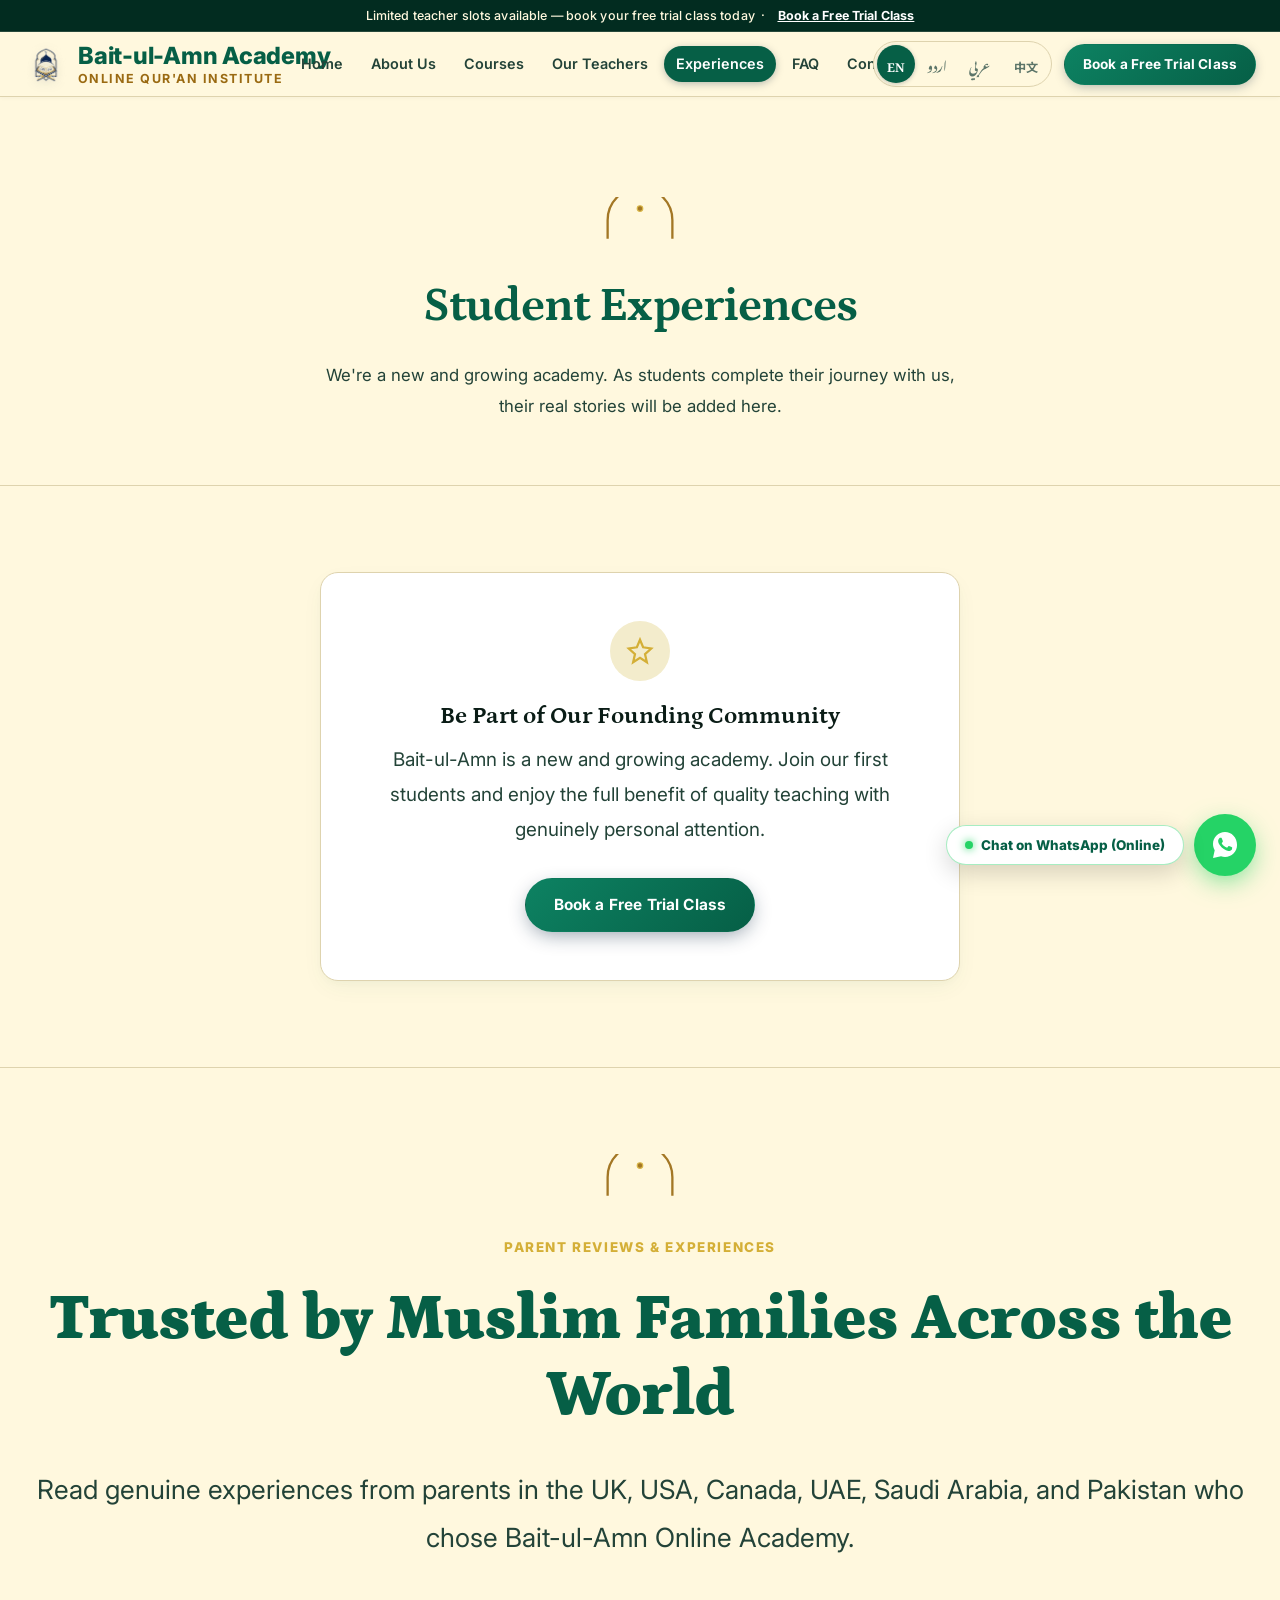
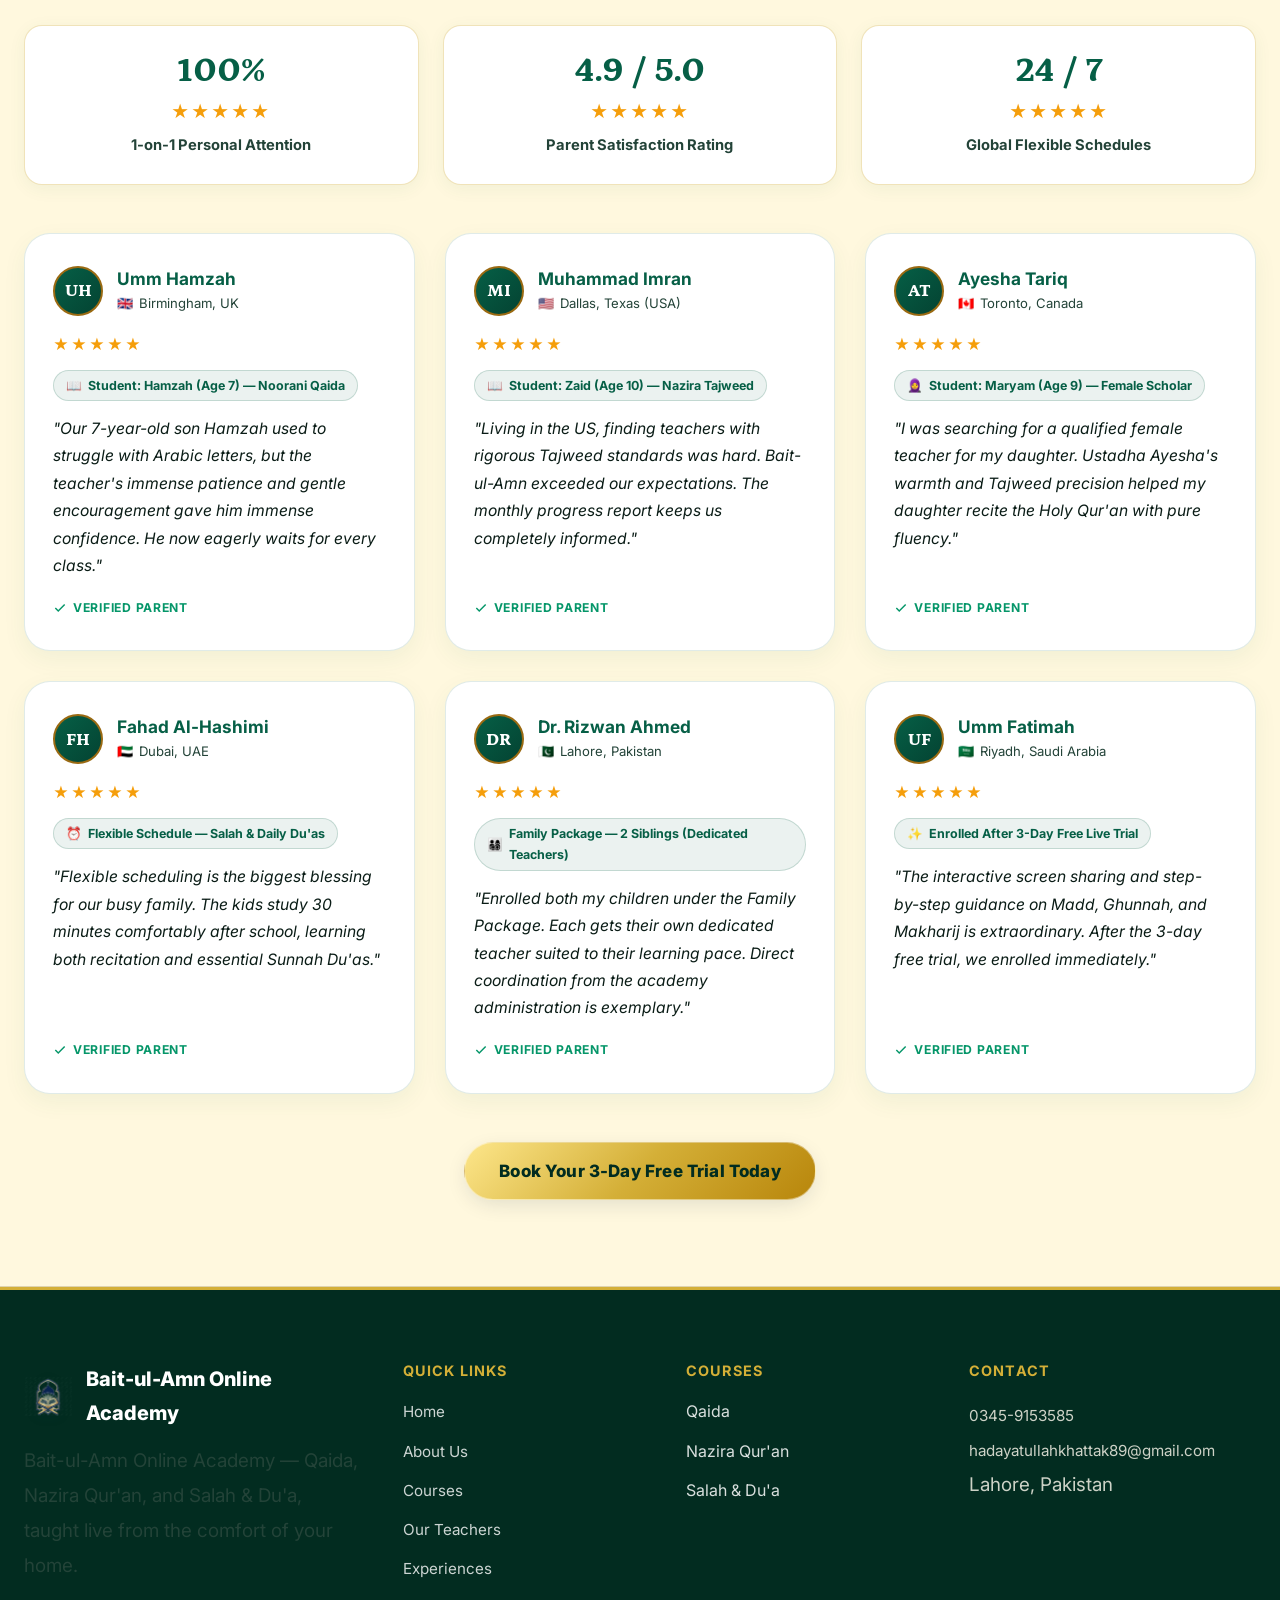
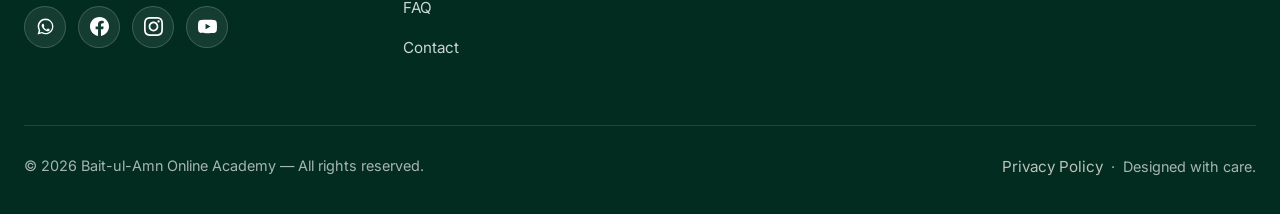
<file: testimonials.html>
﻿<!DOCTYPE html>
<html lang="en" dir="ltr">
<head>
<meta charset="UTF-8">
<meta name="viewport" content="width=device-width, initial-scale=1.0">
<title>طلبہ کا تجربہ | Student Experiences — Bait-ul-Amn Online Academy</title>
<meta name="description" content="What to expect from Bait-ul-Amn Online Academy — individual attention, transparency, and patient teaching.">
<link rel="canonical" href="https://baitulamnacademy.com/testimonials.html">

<meta property="og:type" content="website">
<meta property="og:site_name" content="Bait-ul-Amn Online Academy">
<meta property="og:title" content="طلبہ کا تجربہ | Student Experiences — Bait-ul-Amn Online Academy">
<meta property="og:description" content="What to expect from Bait-ul-Amn Online Academy — individual attention, transparency, and patient teaching.">
<meta property="og:image" content="https://baitulamnacademy.com/images/og-image.png">
<meta property="og:url" content="https://baitulamnacademy.com/testimonials.html">
<meta name="twitter:card" content="summary_large_image">
<meta name="twitter:title" content="طلبہ کا تجربہ | Student Experiences — Bait-ul-Amn Online Academy">
<meta name="twitter:description" content="What to expect from Bait-ul-Amn Online Academy — individual attention, transparency, and patient teaching.">
<meta name="twitter:image" content="https://baitulamnacademy.com/images/og-image.png">

<link rel="icon" type="image/png" href="images/favicon.png">
<link rel="apple-touch-icon" href="images/favicon.png">
<link rel="preconnect" href="https://fonts.googleapis.com">
<link rel="preconnect" href="https://fonts.gstatic.com" crossorigin>
<link href="https://fonts.googleapis.com/css2?family=Petrona:wght@400;500;600;700&family=Inter:wght@400;500;600;700&family=Noto+Nastaliq+Urdu:wght@400;600;700&family=Amiri:wght@400;700&family=Noto+Naskh+Arabic:wght@400;600;700&family=Noto+Serif+SC:wght@600;700&family=Noto+Sans+SC:wght@400;500;600&display=swap" rel="stylesheet">
<link rel="stylesheet" href="css/style.css?v=4.5">
<script type="application/ld+json">
{
  "@context": "https://schema.org",
  "@type": "EducationalOrganization",
  "name": "Bait-ul-Amn Online Academy",
  "alternateName": "بیت الامن آن لائن اکیڈمی",
  "url": "https://baitulamnacademy.com/",
  "logo": "https://baitulamnacademy.com/images/og-image.png",
  "description": "Online Qur'an academy teaching Qaida, Nazira Qur'an, and Salah & Du'a with qualified male and female teachers.",
  "telephone": "+92-345-9153585",
  "email": "hadayatullahkhattak89@gmail.com",
  "address": {
    "@type": "PostalAddress",
    "addressLocality": "Lahore",
    "addressCountry": "PK"
  }
}
</script>
</head>
<body>
<div class="announce-bar">
  <span class="lang lang-ur">محدود ٹیچر سلاٹس دستیاب ہیں — اپنی مفت ٹرائل کلاس ابھی بک کریں</span>
<span class="lang lang-en">Limited teacher slots available — book your free trial class today</span>
<span class="lang lang-ar">أماكن محدودة لدى المعلمين — احجز حصتك التجريبية المجانية اليوم</span>
<span class="lang lang-zh">教师名额有限——立即预约您的免费试听课</span> &nbsp;·&nbsp; <a href="contact.html"><span class="lang lang-ur">مفت ٹرائل کلاس بک کریں</span>
<span class="lang lang-en">Book a Free Trial Class</span>
<span class="lang lang-ar">احجز حصة تجريبية مجانية</span>
<span class="lang lang-zh">预约免费试听课</span></a>
</div><header class="site-header">
  <div class="header-inner">
    <a href="index.html" class="brand">
      <span class="brand-mark"><img src="images/logo-icon.png" alt="Bait-ul-Amn Online Academy Logo" width="50" height="50"></span>
      <span class="brand-text">
        <span class="brand-title">
          <span class="lang lang-ur">بیت الامن آن لائن اکیڈمی</span>
          <span class="lang lang-en">Bait-ul-Amn Academy</span>
          <span class="lang lang-ar">أكاديمية بيت الأمن</span>
          <span class="lang lang-zh">Bait-ul-Amn 学院</span>
        </span>
        <span class="brand-sub">
          <span class="lang lang-ur">آن لائن قرآن انسٹیٹیوٹ</span>
          <span class="lang lang-en">Online Qur'an Institute</span>
          <span class="lang lang-ar">معهد القرآن الكريم عن بعد</span>
          <span class="lang lang-zh">在线古兰经学院</span>
        </span>
      </span>
    </a>
    <nav class="main-nav">
      <ul><li><a href="index.html" class=""><span class="lang lang-ur">ہوم</span>
<span class="lang lang-en">Home</span>
<span class="lang lang-ar">الرئيسية</span>
<span class="lang lang-zh">首页</span></a></li><li><a href="about.html" class=""><span class="lang lang-ur">ہمارے بارے میں</span>
<span class="lang lang-en">About Us</span>
<span class="lang lang-ar">من نحن</span>
<span class="lang lang-zh">关于我们</span></a></li><li><a href="courses.html" class=""><span class="lang lang-ur">کورسز</span>
<span class="lang lang-en">Courses</span>
<span class="lang lang-ar">الدورات</span>
<span class="lang lang-zh">课程</span></a></li><li><a href="teachers.html" class=""><span class="lang lang-ur">اساتذہ</span>
<span class="lang lang-en">Our Teachers</span>
<span class="lang lang-ar">معلمونا</span>
<span class="lang lang-zh">师资团队</span></a></li><li><a href="testimonials.html" class="active"><span class="lang lang-ur">طلبہ کا تجربہ</span>
<span class="lang lang-en">Experiences</span>
<span class="lang lang-ar">تجارب الطلاب</span>
<span class="lang lang-zh">学员体验</span></a></li><li><a href="faq.html" class=""><span class="lang lang-ur">سوالات</span>
<span class="lang lang-en">FAQ</span>
<span class="lang lang-ar">الأسئلة الشائعة</span>
<span class="lang lang-zh">常见问题</span></a></li><li><a href="contact.html" class=""><span class="lang lang-ur">رابطہ</span>
<span class="lang lang-en">Contact</span>
<span class="lang lang-ar">تواصل معنا</span>
<span class="lang lang-zh">联系我们</span></a></li></ul>
    </nav>
    <div class="header-right">
      <div class="lang-switch">
        <button data-lang="en">EN</button>
        <button data-lang="ur">اردو</button>
        <button data-lang="ar">عربي</button>
        <button data-lang="zh">中文</button>
      </div>
      <a href="https://wa.me/923459153585?text=Assalamu%20Alaikum,%20I%20am%20interested%20in%20a%20free%20trial%20class%20at%20Bait-ul-Amn%20Online%20Academy." target="_blank" rel="noopener" class="btn btn-primary"><span class="lang lang-ur">مفت ٹرائل کلاس بک کریں</span>
<span class="lang lang-en">Book a Free Trial Class</span>
<span class="lang lang-ar">احجز حصة تجريبية مجانية</span>
<span class="lang lang-zh">预约免费试听课</span></a>
      <button class="nav-toggle" aria-label="Menu"><span></span><span></span><span></span></button>
    </div>
  </div>
</header>

<section class="page-hero">
  <div class="container">
    <div class="divider-arch" style="color:var(--c-gold)"><svg viewBox="0 0 64 40" xmlns="http://www.w3.org/2000/svg" aria-hidden="true">
<path d="M4 36 V20 A28 28 0 0 1 60 20 V36" fill="none" stroke="currentColor" stroke-width="2"/>
<circle cx="32" cy="10" r="2.4" fill="currentColor"/>
</svg></div>
    <h1 class="lang lang-ur">طلبہ کا تجربہ</h1>
<h1 class="lang lang-en">Student Experiences</h1>
<h1 class="lang lang-ar">تجارب الطلاب</h1>
<h1 class="lang lang-zh">学员体验</h1>
    <p class="lang lang-ur">ہم ایک نئی اور بڑھتی ہوئی اکیڈمی ہیں۔ جیسے جیسے طلبہ اپنا سفر مکمل کریں گے، ان کی حقیقی کہانیاں یہاں شامل کی جائیں گی۔</p>
<p class="lang lang-en">We're a new and growing academy. As students complete their journey with us, their real stories will be added here.</p>
<p class="lang lang-ar">نحن أكاديمية جديدة ومتنامية. ومع إتمام الطلاب لرحلتهم معنا، ستُضاف قصصهم الحقيقية هنا.</p>
<p class="lang lang-zh">我们是一所新兴且不断成长的学院。随着学员完成学习历程，他们的真实故事将陆续在此分享。</p>
  </div>
</section>

<section class="section">
  <div class="container">
    <div class="card text-center" style="max-width:640px;margin:0 auto;padding:48px 40px;">
  <div style="width:60px;height:60px;border-radius:50%;background:var(--c-sage);display:flex;align-items:center;justify-content:center;margin:0 auto 20px;"><svg width="30" height="30" viewBox="0 0 24 24" fill="none" stroke="#D4AF37" stroke-width="1.8"><path d="M12 3 L14.5 9 L21 10 L16 14.5 L17.5 21 L12 17.5 L6.5 21 L8 14.5 L3 10 L9.5 9 Z"/></svg></div>
  <h2 class="lang lang-ur">ہماری بنیادی برادری کا حصہ بنیں</h2>
<h2 class="lang lang-en">Be Part of Our Founding Community</h2>
<h2 class="lang lang-ar">كن جزءًا من مجتمعنا التأسيسي</h2>
<h2 class="lang lang-zh">成为我们创始社群的一员</h2>
  <p class="lang lang-ur">بیت الامن ایک نئی اور بڑھتی ہوئی اکیڈمی ہے۔ ہمارے پہلے طلبہ میں شامل ہوں اور معیاری تعلیم کے ساتھ ساتھ ذاتی توجہ کا بھرپور فائدہ اٹھائیں۔</p>
<p class="lang lang-en">Bait-ul-Amn is a new and growing academy. Join our first students and enjoy the full benefit of quality teaching with genuinely personal attention.</p>
<p class="lang lang-ar">بيت الأمن أكاديمية جديدة ومتنامية. انضم إلى أوائل طلابنا واستمتع بالفائدة الكاملة لتعليم عالي الجودة مع اهتمام شخصي حقيقي.</p>
<p class="lang lang-zh">拜特安是一所新兴且不断成长的学院。加入我们的首批学员，充分享受高质量教学与真正个性化关注带来的益处。</p>
  <a href="https://wa.me/923459153585?text=Assalamu%20Alaikum,%20I%20am%20interested%20in%20a%20free%20trial%20class%20at%20Bait-ul-Amn%20Online%20Academy." target="_blank" rel="noopener" class="btn btn-primary" style="margin-top:8px;"><span class="lang lang-ur">مفت ٹرائل کلاس بک کریں</span>
<span class="lang lang-en">Book a Free Trial Class</span>
<span class="lang lang-ar">احجز حصة تجريبية مجانية</span>
<span class="lang lang-zh">预约免费试听课</span></a>
</div>
  </div>
</section>

<section class="section section-alt">
  <div class="container">
    <div class="section-head">
      <div class="divider-arch" style="color:var(--c-gold)"><svg viewBox="0 0 64 40" xmlns="http://www.w3.org/2000/svg" aria-hidden="true">
<path d="M4 36 V20 A28 28 0 0 1 60 20 V36" fill="none" stroke="currentColor" stroke-width="2"/>
<circle cx="32" cy="10" r="2.4" fill="currentColor"/>
</svg></div>
      <span class="eyebrow"><span class="lang lang-ur">والدین کا اطمینان اور تاثرات</span>
<span class="lang lang-en">PARENT REVIEWS & EXPERIENCES</span>
<span class="lang lang-ar">آراء وتجارب أولياء الأمور</span>
<span class="lang lang-zh">学员与家长真实评价</span></span>
      <h2 class="lang lang-ur">دنیا بھر سے والدین اور طلبہ کا ہمارے تدریسی معیار پر اعتماد</h2>
      <h2 class="lang lang-en">Trusted by Muslim Families Across the World</h2>
      <h2 class="lang lang-ar">ثقة أولياء الأمور والطلاب في مختلف دول العالم</h2>
      <h2 class="lang lang-zh">深受全球各地穆斯林家庭信赖的优质教学</h2>
      <p class="lang lang-ur">برطانیہ، امریکہ، کینیڈا، متحدہ عرب امارات اور پاکستان کے والدین کے تاثرات ملاحظہ فرمائیں جنہوں نے بیت الامن آن لائن اکیڈمی کا انتخاب کیا۔</p>
      <p class="lang lang-en">Read genuine experiences from parents in the UK, USA, Canada, UAE, Saudi Arabia, and Pakistan who chose Bait-ul-Amn Online Academy.</p>
      <p class="lang lang-ar">اقرأ تجارب حقيقية لأولياء أمور من مختلف دول العالم بعد انضمام أبنائهم لأكاديمية بيت الأمن.</p>
      <p class="lang lang-zh">阅读来自英国、美国、加拿大、阿联酋、沙特与巴基斯坦家长的真实学习反馈。</p>
    </div>


    <div class="trust-metrics-strip">
      <div class="metric-box">
        <div class="metric-num">100%</div>
        <div class="metric-stars">★★★★★</div>
        <div class="metric-label">
          <span class="lang lang-ur">انفرادی ون آن ون کلاسز</span>
          <span class="lang lang-en">1-on-1 Personal Attention</span>
          <span class="lang lang-ar">تعليم فردي بالكامل</span>
          <span class="lang lang-zh">100% 一对一专属辅导</span>
        </div>
      </div>
      <div class="metric-box">
        <div class="metric-num">4.9 / 5.0</div>
        <div class="metric-stars">★★★★★</div>
        <div class="metric-label">
          <span class="lang lang-ur">والدین کا اطمینان اور اعتماد</span>
          <span class="lang lang-en">Parent Satisfaction Rating</span>
          <span class="lang lang-ar">تقييم رضا أولياء الأمور</span>
          <span class="lang lang-zh">家长综合满意度评级</span>
        </div>
      </div>
      <div class="metric-box">
        <div class="metric-num">24 / 7</div>
        <div class="metric-stars">★★★★★</div>
        <div class="metric-label">
          <span class="lang lang-ur">لچکدار عالمی ٹائم زونز</span>
          <span class="lang lang-en">Global Flexible Schedules</span>
          <span class="lang lang-ar">مواعيد مرنة لجميع الدول</span>
          <span class="lang lang-zh">覆盖全球各时区的灵活排课</span>
        </div>
      </div>
    </div>

    <div class="grid grid-3">
      <!-- Review 1: UK -->
      <div class="testimonial-card">
        <div>
          <div class="testimonial-header">
            <div class="parent-avatar">UH</div>
            <div class="parent-info">
              <h4>
                <span class="lang lang-ur">امّ حمزہ</span>
                <span class="lang lang-en">Umm Hamzah</span>
                <span class="lang lang-ar">أم حمزة</span>
                <span class="lang lang-zh">乌姆·哈姆扎</span>
              </h4>
              <div class="parent-location">
                <span>🇬🇧</span>
                <span>
                  <span class="lang lang-ur">برمنگھم، برطانیہ</span>
                  <span class="lang lang-en">Birmingham, UK</span>
                  <span class="lang lang-ar">برمنغهام، المملكة المتحدة</span>
                  <span class="lang lang-zh">伯明翰，英国</span>
                </span>
              </div>
            </div>
          </div>
          <div class="parent-stars">★★★★★</div>
          <div class="student-badge-pill">
            <span>📖</span>
            <span>
              <span class="lang lang-ur">طالب علم: حمزہ (عمر 7 سال) — نورانی قاعدہ</span>
              <span class="lang lang-en">Student: Hamzah (Age 7) — Noorani Qaida</span>
              <span class="lang lang-ar">الطالب: حمزة (7 سنوات) — القاعدة النورانية</span>
              <span class="lang lang-zh">学员：哈姆扎（7岁）—— 努拉尼卡伊达</span>
            </span>
          </div>
          <div class="testimonial-body">
            <span class="lang lang-ur">"ہمارا 7 سالہ بیٹا حمزہ پہلے عربی حروف سیکھنے سے گھبراتا تھا، لیکن استاد کے پیار اور صبر بھرے انداز نے اسے نورانی قاعدے میں پراعتماد بنا دیا۔ اب وہ خود شوق سے ہر کلاس کا انتظار کرتا ہے۔"</span>
            <span class="lang lang-en">"Our 7-year-old son Hamzah used to struggle with Arabic letters, but the teacher's immense patience and gentle encouragement gave him immense confidence. He now eagerly waits for every class."</span>
            <span class="lang lang-ar">"كان ابننا حمزة يواجه صعوبة في نطق الحروف، لكن صبر المعلم وتشجيعه اللطيف غرس فيه الثقة التامة. أصبح ينتظر كل حصة بشغف."</span>
            <span class="lang lang-zh">“我们7岁的儿子哈姆扎起初觉得阿拉伯字母很难，但老师极大的耐心与温和鼓励给了他极大信心，现在他每天都迫不及待地想要上课。”</span>
          </div>
        </div>
        <div class="verified-tag">
          <svg width="14" height="14" viewBox="0 0 24 24" fill="none" stroke="currentColor" stroke-width="2.5"><path d="M20 6L9 17l-5-5"/></svg>
          <span class="lang lang-ur">مصدقہ ولی</span>
          <span class="lang lang-en">Verified Parent</span>
          <span class="lang lang-ar">ولي أمر معتمد</span>
          <span class="lang lang-zh">认证家长</span>
        </div>
      </div>

      <!-- Review 2: USA -->
      <div class="testimonial-card">
        <div>
          <div class="testimonial-header">
            <div class="parent-avatar">MI</div>
            <div class="parent-info">
              <h4>
                <span class="lang lang-ur">محمد عمران</span>
                <span class="lang lang-en">Muhammad Imran</span>
                <span class="lang lang-ar">محمد عمران</span>
                <span class="lang lang-zh">穆罕默德·伊姆兰</span>
              </h4>
              <div class="parent-location">
                <span>🇺🇸</span>
                <span>
                  <span class="lang lang-ur">ڈیلاس، ٹیکساس (USA)</span>
                  <span class="lang lang-en">Dallas, Texas (USA)</span>
                  <span class="lang lang-ar">دالاس، تكساس (أمريكا)</span>
                  <span class="lang lang-zh">达拉斯，德克萨斯（美国）</span>
                </span>
              </div>
            </div>
          </div>
          <div class="parent-stars">★★★★★</div>
          <div class="student-badge-pill">
            <span>📖</span>
            <span>
              <span class="lang lang-ur">طالب علم: زید (عمر 10 سال) — ناظرہ و تجوید</span>
              <span class="lang lang-en">Student: Zaid (Age 10) — Nazira Tajweed</span>
              <span class="lang lang-ar">الطالب: زيد (10 سنوات) — النظرة والتجويد</span>
              <span class="lang lang-zh">学员：扎伊德（10岁）—— 纳兹拉诵读</span>
            </span>
          </div>
          <div class="testimonial-body">
            <span class="lang lang-ur">"امریکہ میں رہتے ہوئے بچوں کو درست مخارج اور ترتیل سکھانا مشکل تھا، مگر بیت الامن اکیڈمی کے اساتذہ کا تجوید کا معیار لاجواب ہے۔ ماہانہ رپورٹ سے ہمیں بچے کی پیش رفت صاف نظر آتی ہے۔"</span>
            <span class="lang lang-en">"Living in the US, finding teachers with rigorous Tajweed standards was hard. Bait-ul-Amn exceeded our expectations. The monthly progress report keeps us completely informed."</span>
            <span class="lang lang-ar">"الإقامة في الولايات المتحدة جعلت العثور على معلم تجويد متقن تحديًا، لكن بيت الأمن فاق توقعاتنا. التقرير الشهري يُطلعنا على كل تفاصيل تقدمه."</span>
            <span class="lang lang-zh">“生活在美国，要找到发音标准且严谨的塔吉威德老师很不易。拜特安学院的水平超出了我们的预期，每月的进度报告让我们对孩子的成长一目了然。”</span>
          </div>
        </div>
        <div class="verified-tag">
          <svg width="14" height="14" viewBox="0 0 24 24" fill="none" stroke="currentColor" stroke-width="2.5"><path d="M20 6L9 17l-5-5"/></svg>
          <span class="lang lang-ur">مصدقہ ولی</span>
          <span class="lang lang-en">Verified Parent</span>
          <span class="lang lang-ar">ولي أمر معتمد</span>
          <span class="lang lang-zh">认证家长</span>
        </div>
      </div>

      <!-- Review 3: Canada (Sister / Daughter) -->
      <div class="testimonial-card">
        <div>
          <div class="testimonial-header">
            <div class="parent-avatar">AT</div>
            <div class="parent-info">
              <h4>
                <span class="lang lang-ur">عائشہ طارق</span>
                <span class="lang lang-en">Ayesha Tariq</span>
                <span class="lang lang-ar">عائشة طارق</span>
                <span class="lang lang-zh">阿伊莎·塔里克</span>
              </h4>
              <div class="parent-location">
                <span>🇨🇦</span>
                <span>
                  <span class="lang lang-ur">ٹورنٹو، کینیڈا</span>
                  <span class="lang lang-en">Toronto, Canada</span>
                  <span class="lang lang-ar">تورونتو، كندا</span>
                  <span class="lang lang-zh">多伦多，加拿大</span>
                </span>
              </div>
            </div>
          </div>
          <div class="parent-stars">★★★★★</div>
          <div class="student-badge-pill">
            <span>🧕</span>
            <span>
              <span class="lang lang-ur">طالبہ: مریم (عمر 9 سال) — باحجاب قاریہ</span>
              <span class="lang lang-en">Student: Maryam (Age 9) — Female Scholar</span>
              <span class="lang lang-ar">الطالبة: مريم (9 سنوات) — معلمة مؤهلة</span>
              <span class="lang lang-zh">女学员：玛丽亚姆（9岁）—— 专属女教师</span>
            </span>
          </div>
          <div class="testimonial-body">
            <span class="lang lang-ur">"میری بیٹی کے لیے میں باحجاب اور شفیق معلمہ کی تلاش میں تھی۔ استاذہ عائشہ کی نرمی اور تجوید کی باریکیوں نے میری بیٹی کو روانی کے ساتھ تلاوتِ قرآن سکھا دیا۔ اللہ پاک اس اکیڈمی کو جزائے خیر دے۔"</span>
            <span class="lang lang-en">"I was searching for a qualified female teacher for my daughter. Ustadha Ayesha's warmth and Tajweed precision helped my daughter recite the Holy Qur'an with pure fluency."</span>
            <span class="lang lang-ar">"كنت أبحث عن معلمة مؤهلة ومحجبة لابنتي. لطف الأستاذة عائشة ودقتها في التجويد ساعدا ابنتي على تلاوة القرآن الكريم بطلاقة تامة."</span>
            <span class="lang lang-zh">“我一直在为女儿寻找一位有资质的专属女老师。阿伊莎老师的温和与严谨，让我的女儿能够流利而优美地诵读古兰经。”</span>
          </div>
        </div>
        <div class="verified-tag">
          <svg width="14" height="14" viewBox="0 0 24 24" fill="none" stroke="currentColor" stroke-width="2.5"><path d="M20 6L9 17l-5-5"/></svg>
          <span class="lang lang-ur">مصدقہ ولی</span>
          <span class="lang lang-en">Verified Parent</span>
          <span class="lang lang-ar">ولي أمر معتمد</span>
          <span class="lang lang-zh">认证家长</span>
        </div>
      </div>

      <!-- Review 4: UAE -->
      <div class="testimonial-card">
        <div>
          <div class="testimonial-header">
            <div class="parent-avatar">FH</div>
            <div class="parent-info">
              <h4>
                <span class="lang lang-ur">فہد الہاشمی</span>
                <span class="lang lang-en">Fahad Al-Hashimi</span>
                <span class="lang lang-ar">فهد الهاشمي</span>
                <span class="lang lang-zh">法赫德·哈希米</span>
              </h4>
              <div class="parent-location">
                <span>🇦🇪</span>
                <span>
                  <span class="lang lang-ur">دبئی، متحدہ عرب امارات</span>
                  <span class="lang lang-en">Dubai, UAE</span>
                  <span class="lang lang-ar">دبي، الإمارات العربية المتحدة</span>
                  <span class="lang lang-zh">迪拜，阿联酋</span>
                </span>
              </div>
            </div>
          </div>
          <div class="parent-stars">★★★★★</div>
          <div class="student-badge-pill">
            <span>⏰</span>
            <span>
              <span class="lang lang-ur">لچکدار شیڈول — نماز اور مسنون دعائیں</span>
              <span class="lang lang-en">Flexible Schedule — Salah & Daily Du'as</span>
              <span class="lang lang-ar">جدول مرن — الصلاة والأدعية اليومية</span>
              <span class="lang lang-zh">灵活排课 —— 礼拜规范与日常祈祷词</span>
            </span>
          </div>
          <div class="testimonial-body">
            <span class="lang lang-ur">"کلاسز کے اوقات کا انتخاب ہمارے لیے سب سے بڑی سہولت ہے۔ بچے سکول کے بعد اپنی پسند کے وقت پر 30 منٹ پڑھ لیتے ہیں۔ تلاوت کے ساتھ ساتھ روزمرہ مسنون دعائیں بھی حفظ ہو گئی ہیں۔"</span>
            <span class="lang lang-en">"Flexible scheduling is the biggest blessing for our busy family. The kids study 30 minutes comfortably after school, learning both recitation and essential Sunnah Du'as."</span>
            <span class="lang lang-ar">"مرونة أوقات الحصص كانت نعمة كبيرة لأسرتنا. الأطفال يدرسون بكل أريحية بعد المدرسة، ويتعلمون التلاوة مع حفظ أدعية السنة النبوية."</span>
            <span class="lang lang-zh">“灵活的上课时间对我们繁忙的家庭来说是一大福音。孩子们放学后在合适的时间上一对一课程，不仅学会了诵读，还掌握了日常圣行祈祷词。”</span>
          </div>
        </div>
        <div class="verified-tag">
          <svg width="14" height="14" viewBox="0 0 24 24" fill="none" stroke="currentColor" stroke-width="2.5"><path d="M20 6L9 17l-5-5"/></svg>
          <span class="lang lang-ur">مصدقہ ولی</span>
          <span class="lang lang-en">Verified Parent</span>
          <span class="lang lang-ar">ولي أمر معتمد</span>
          <span class="lang lang-zh">认证家长</span>
        </div>
      </div>

      <!-- Review 5: Pakistan (Family Package) -->
      <div class="testimonial-card">
        <div>
          <div class="testimonial-header">
            <div class="parent-avatar">DR</div>
            <div class="parent-info">
              <h4>
                <span class="lang lang-ur">ڈاکٹر رضوان احمد</span>
                <span class="lang lang-en">Dr. Rizwan Ahmed</span>
                <span class="lang lang-ar">د. رضوان أحمد</span>
                <span class="lang lang-zh">里兹万·艾哈迈德 医生</span>
              </h4>
              <div class="parent-location">
                <span>🇵🇰</span>
                <span>
                  <span class="lang lang-ur">لاہور، پاکستان</span>
                  <span class="lang lang-en">Lahore, Pakistan</span>
                  <span class="lang lang-ar">لاهور، باكستان</span>
                  <span class="lang lang-zh">拉合尔，巴基斯坦</span>
                </span>
              </div>
            </div>
          </div>
          <div class="parent-stars">★★★★★</div>
          <div class="student-badge-pill">
            <span>👨‍👩‍👧‍👦</span>
            <span>
              <span class="lang lang-ur">فیملی پیکیج — 2 بچے (علیحدہ اساتذہ)</span>
              <span class="lang lang-en">Family Package — 2 Siblings (Dedicated Teachers)</span>
              <span class="lang lang-ar">باقة العائلة — طفلان (معلمان مستقلان)</span>
              <span class="lang lang-zh">家庭联合方案 —— 2名孩子（各自配备专属教师）</span>
            </span>
          </div>
          <div class="testimonial-body">
            <span class="lang lang-ur">"میرے دونوں بچوں کے لیے فیملی پیکیج لیا۔ ہر بچے کو علیحدہ استاد ملتا ہے اور رفتار ان کی صلاحیت کے مطابق رکھی جاتی ہے۔ انتظامیہ کا والدین سے رابطہ اور رہنمائی قابلِ تعریف ہے۔"</span>
            <span class="lang lang-en">"Enrolled both my children under the Family Package. Each gets their own dedicated teacher suited to their learning pace. Direct coordination from the academy administration is exemplary."</span>
            <span class="lang lang-ar">"سجلت طفليّ في باقة العائلة. لكل طفل معلمه الخاص بما يناسب قدراته الفردية، ومتابعة إدارة الأكاديمية ممتازة وتستحق كل الثناء."</span>
            <span class="lang lang-zh">“我通过家庭联合方案为两个孩子报了名。每个孩子都有一位针对其学习进度的专属教师，教务管理非常细致负责。”</span>
          </div>
        </div>
        <div class="verified-tag">
          <svg width="14" height="14" viewBox="0 0 24 24" fill="none" stroke="currentColor" stroke-width="2.5"><path d="M20 6L9 17l-5-5"/></svg>
          <span class="lang lang-ur">مصدقہ ولی</span>
          <span class="lang lang-en">Verified Parent</span>
          <span class="lang lang-ar">ولي أمر معتمد</span>
          <span class="lang lang-zh">认证家长</span>
        </div>
      </div>

      <!-- Review 6: Saudi Arabia -->
      <div class="testimonial-card">
        <div>
          <div class="testimonial-header">
            <div class="parent-avatar">UF</div>
            <div class="parent-info">
              <h4>
                <span class="lang lang-ur">امّ فاطمہ</span>
                <span class="lang lang-en">Umm Fatimah</span>
                <span class="lang lang-ar">أم فاطمة</span>
                <span class="lang lang-zh">乌姆·法蒂玛</span>
              </h4>
              <div class="parent-location">
                <span>🇸🇦</span>
                <span>
                  <span class="lang lang-ur">ریاض، سعودی عرب</span>
                  <span class="lang lang-en">Riyadh, Saudi Arabia</span>
                  <span class="lang lang-ar">الرياض، المملكة العربية السعودية</span>
                  <span class="lang lang-zh">利雅得，沙特阿拉伯</span>
                </span>
              </div>
            </div>
          </div>
          <div class="parent-stars">★★★★★</div>
          <div class="student-badge-pill">
            <span>✨</span>
            <span>
              <span class="lang lang-ur">3 دن کی مفت ٹرائل کلاس کے بعد داخلہ</span>
              <span class="lang lang-en">Enrolled After 3-Day Free Live Trial</span>
              <span class="lang lang-ar">التحاق بعد الحصة التجريبية المجانية</span>
              <span class="lang lang-zh">免费试听后正式报名</span>
            </span>
          </div>
          <div class="testimonial-body">
            <span class="lang lang-ur">"آن لائن اسکرین پر قرآن کھول کر جس طرح بچے کو ایک ایک حرف، غنہ اور مد کی ادائیگی کروائی جاتی ہے، وہ لاجواب ہے۔ 3 دن کی مفت ٹرائل کلاس کے بعد ہم نے بغیر کسی تردد کے داخلہ کروا لیا۔"</span>
            <span class="lang lang-en">"The interactive screen sharing and step-by-step guidance on Madd, Ghunnah, and Makharij is extraordinary. After the 3-day free trial, we enrolled immediately."</span>
            <span class="lang lang-ar">"طريقة تدريب الطفل على الشاشة ومتابعة أحكام المد والغنة والمخارج حرفًا بحرف رائعة جدًا. سجلنا مباشرة بعد الحصص التجريبية المجانية."</span>
            <span class="lang lang-zh">“屏幕互动教学非常细致，老师逐字指导长音、鼻音与发音部位。在3天免费试听课后，我们毫无犹豫地立即报了名。”</span>
          </div>
        </div>
        <div class="verified-tag">
          <svg width="14" height="14" viewBox="0 0 24 24" fill="none" stroke="currentColor" stroke-width="2.5"><path d="M20 6L9 17l-5-5"/></svg>
          <span class="lang lang-ur">مصدقہ ولی</span>
          <span class="lang lang-en">Verified Parent</span>
          <span class="lang lang-ar">ولي أمر معتمد</span>
          <span class="lang lang-zh">认证家长</span>
        </div>
      </div>
    </div>


    <div class="text-center" style="margin-top:48px;">
      <a href="https://wa.me/923459153585?text=%D8%A7%D9%84%D8%B3%D9%84%D8%A7%D9%85%20%D8%B9%D9%84%D9%8A%DA%A9%D9%85!%20%D9%85%DB%8C%DA%BA%20%D8%A8%DB%8C%D8%AA%20%D8%A7%D9%84%D8%A7%D9%85%D9%86%20%D8%A2%D9%86%20%D9%84%D8%A7%D8%A6%D9%86%20%D8%A7%DA%A9%DB%8C%DA%88%D9%85%DB%8C%20%D9%85%DB%8C%DA%BA%20%D9%85%D9%81%D8%AA%20%D9%B9%D8%B1%D8%A7%D8%A6%D9%84%20%DA%A9%D9%84%D8%A7%D8%B3%20%D8%A8%DA%A9%20%DA%A9%D8%B1%D9%86%D8%A7%20%DA%86%D8%A7%DB%81%D8%AA%D8%A7%20%DB%81%D9%88%DA%BA%DB%94" target="_blank" rel="noopener" class="btn btn-gold" style="padding:14px 34px;font-size:1.06rem;">
        <span class="lang lang-ur">آپ بھی 3 دن کی مفت ٹرائل کلاس لے کر دیکھیں</span>
        <span class="lang lang-en">Book Your 3-Day Free Trial Today</span>
        <span class="lang lang-ar">احجز حصتك التجريبية المجانية اليوم</span>
        <span class="lang lang-zh">立即预约3天免费试听课</span>
      </a>
    </div>
  </div>
</section>
<a class="whatsapp-float" href="https://wa.me/923459153585?text=%D8%A7%D9%84%D8%B3%D9%84%D8%A7%D9%85%20%D8%B9%D9%84%D9%8A%DA%A9%D9%85!%20%D9%85%DB%8C%DA%BA%20%D8%A8%DB%8C%D8%AA%20%D8%A7%D9%84%D8%A7%D9%85%D9%86%20%D8%A2%D9%86%20%D9%84%D8%A7%D8%A6%D9%86%20%D8%A7%DA%A9%DB%8C%DA%88%D9%85%DB%8C%20%D9%85%DB%8C%DA%BA%20%D9%85%D9%81%D8%AA%20%D9%B9%D8%B1%D8%A7%D8%A6%D9%84%20%DA%A9%D9%84%D8%A7%D8%B3%20%D8%A8%DA%A9%20%DA%A9%D8%B1%D9%86%D8%A7%20%DA%86%D8%A7%DB%81%D8%AA%D8%A7%20%DB%81%D9%88%DA%BA%DB%94" target="_blank" rel="noopener" aria-label="WhatsApp">
  <span class="wa-tooltip">
    <span class="wa-pulse-dot"></span>
    <span class="lang lang-ur">واٹس ایپ پر رابطہ کریں (آن لائن)</span>
    <span class="lang lang-en">Chat on WhatsApp (Online)</span>
    <span class="lang lang-ar">راسلنا عبر واتساب</span>
    <span class="lang lang-zh">通过WhatsApp咨询</span>
  </span>
  <svg viewBox="0 0 32 32" xmlns="http://www.w3.org/2000/svg"><path d="M16.02 3C9.4 3 4 8.4 4 15.02c0 2.25.62 4.36 1.7 6.16L4 29l8.02-1.66a12.9 12.9 0 0 0 4 .64c6.62 0 12.02-5.4 12.02-12.02C28.04 8.4 22.64 3 16.02 3zm7.06 17.2c-.3.83-1.7 1.6-2.35 1.68-.6.08-1.36.11-2.2-.14-.5-.15-1.15-.37-2-.73-3.5-1.52-5.78-5.03-5.96-5.27-.17-.23-1.43-1.9-1.43-3.63 0-1.72.9-2.57 1.22-2.92.32-.35.7-.43.93-.43.23 0 .46 0 .66.01.21.01.5-.08.78.6.3.7 1 2.42 1.08 2.6.09.17.14.38.03.61-.11.23-.17.38-.34.58-.17.2-.36.44-.51.6-.17.17-.35.35-.15.7.2.34.9 1.48 1.93 2.4 1.33 1.18 2.44 1.55 2.79 1.72.35.17.55.15.75-.09.2-.23.86-1 1.09-1.35.23-.34.46-.28.77-.17.31.11 1.98.94 2.32 1.1.34.17.56.26.65.4.09.15.09.85-.21 1.68z"/></svg>
</a><div class="mobile-cta-bar">
  <a href="tel:+923459153585"><svg viewBox="0 0 24 24" fill="none" stroke="currentColor" stroke-width="1.8"><path d="M4 4h4l2 5-2.5 1.5a12 12 0 0 0 6 6L15 14l5 2v4a2 2 0 0 1-2 2C9.6 22 2 14.4 2 6a2 2 0 0 1 2-2Z"/></svg><span><span class="lang lang-ur">کال کریں</span>
<span class="lang lang-en">Call</span>
<span class="lang lang-ar">اتصال</span>
<span class="lang lang-zh">致电</span></span></a>
  <a href="https://wa.me/923459153585?text=Assalamu%20Alaikum,%20I%20am%20interested%20in%20a%20free%20trial%20class%20at%20Bait-ul-Amn%20Online%20Academy." target="_blank" rel="noopener"><svg viewBox="0 0 32 32" xmlns="http://www.w3.org/2000/svg"><path d="M16.02 3C9.4 3 4 8.4 4 15.02c0 2.25.62 4.36 1.7 6.16L4 29l8.02-1.66a12.9 12.9 0 0 0 4 .64c6.62 0 12.02-5.4 12.02-12.02C28.04 8.4 22.64 3 16.02 3zm7.06 17.2c-.3.83-1.7 1.6-2.35 1.68-.6.08-1.36.11-2.2-.14-.5-.15-1.15-.37-2-.73-3.5-1.52-5.78-5.03-5.96-5.27-.17-.23-1.43-1.9-1.43-3.63 0-1.72.9-2.57 1.22-2.92.32-.35.7-.43.93-.43.23 0 .46 0 .66.01.21.01.5-.08.78.6.3.7 1 2.42 1.08 2.6.09.17.14.38.03.61-.11.23-.17.38-.34.58-.17.2-.36.44-.51.6-.17.17-.35.35-.15.7.2.34.9 1.48 1.93 2.4 1.33 1.18 2.44 1.55 2.79 1.72.35.17.55.15.75-.09.2-.23.86-1 1.09-1.35.23-.34.46-.28.77-.17.31.11 1.98.94 2.32 1.1.34.17.56.26.65.4.09.15.09.85-.21 1.68z"/></svg><span><span class="lang lang-ur">واٹس ایپ</span>
<span class="lang lang-en">WhatsApp</span>
<span class="lang lang-ar">واتساب</span>
<span class="lang lang-zh">WhatsApp</span></span></a>
</div><button class="back-to-top" aria-label="Back to top" onclick="window.scrollTo({top:0,behavior:'smooth'})"><svg viewBox="0 0 24 24" fill="none" stroke="currentColor" stroke-width="2.2"><path d="M6 15 L12 9 L18 15"/></svg></button><footer class="site-footer">
  <div class="container">
    <div class="footer-grid">
      <div>
        <div class="footer-brand" style="display:flex;align-items:center;gap:14px;"><span class="brand-mark" style="width:48px;height:48px;"><img src="images/logo-icon.png" alt="Bait-ul-Amn Online Academy Logo" width="48" height="48"></span><span><span class="lang lang-ur">بیت الامن آن لائن اکیڈمی</span>
<span class="lang lang-en">Bait-ul-Amn Online Academy</span>
<span class="lang lang-ar">أكاديمية بيت الأمن الإلكترونية</span>
<span class="lang lang-zh">Bait-ul-Amn 在线古兰经学院</span></span></div>
        <p class="lang lang-ur">بیت الامن آن لائن اکیڈمی — گھر بیٹھے، تجربہ کار اساتذہ کے ساتھ، قاعدہ، ناظرہ قرآن مجید اور نماز و دعا کی تعلیم۔</p>
<p class="lang lang-en">Bait-ul-Amn Online Academy — Qaida, Nazira Qur'an, and Salah & Du'a, taught live from the comfort of your home.</p>
<p class="lang lang-ar">أكاديمية بيت الأمن الإلكترونية — تعليم القاعدة والنظرة والصلاة والدعاء مباشرة من منزلك.</p>
<p class="lang lang-zh">拜特安在线学院——足不出户，跟随专业教师学习卡伊达、纳兹拉古兰经诵读及礼拜祈祷。</p>
        <div class="social-row">
          <a href="https://wa.me/923459153585?text=Assalamu%20Alaikum,%20I%20am%20interested%20in%20a%20free%20trial%20class%20at%20Bait-ul-Amn%20Online%20Academy." target="_blank" rel="noopener" aria-label="WhatsApp">
            <svg viewBox="0 0 24 24"><path d="M12.04 2c-5.46 0-9.91 4.45-9.91 9.91 0 1.75.46 3.45 1.32 4.95L2.05 22l5.25-1.38c1.45.79 3.08 1.21 4.74 1.21 5.46 0 9.91-4.45 9.91-9.91 0-2.65-1.03-5.14-2.9-7.01A9.816 9.816 0 0 0 12.04 2m.01 1.67c2.2 0 4.26.86 5.82 2.42a8.225 8.225 0 0 1 2.41 5.83c0 4.54-3.7 8.24-8.24 8.24-1.42 0-2.82-.37-4.06-1.07l-.29-.17-3.02.79.81-2.94-.19-.3a8.21 8.21 0 0 1-1.26-4.38c0-4.54 3.7-8.24 8.24-8.24m4.52 11.53c-.25-.13-1.47-.72-1.7-.81-.23-.08-.39-.13-.56.13-.17.25-.64.81-.79.97-.14.17-.29.19-.54.06-.25-.13-1.06-.39-2.02-1.25-.75-.67-1.26-1.5-1.4-1.75-.15-.25-.02-.39.11-.51.11-.11.25-.29.37-.43.13-.15.17-.25.25-.42.08-.17.04-.31-.02-.44-.06-.13-.56-1.35-.77-1.85-.2-.49-.41-.42-.56-.43h-.48c-.17 0-.44.06-.67.31-.23.25-.88.86-.88 2.1 0 1.24.9 2.44 1.03 2.61.13.17 1.77 2.7 4.29 3.79.6.26 1.07.41 1.43.53.6.19 1.15.16 1.58.1.48-.07 1.47-.6 1.68-1.18.21-.58.21-1.07.15-1.18-.06-.11-.22-.18-.47-.3"/></svg>
          </a>
          <a href="https://facebook.com" target="_blank" rel="noopener" aria-label="Facebook">
            <svg viewBox="0 0 24 24"><path d="M24 12.073c0-6.627-5.373-12-12-12s-12 5.373-12 12c0 5.99 4.388 10.954 10.125 11.854v-8.385H7.078v-3.47h3.047V9.43c0-3.007 1.792-4.669 4.533-4.669 1.312 0 2.686.235 2.686.235v2.953H15.83c-1.491 0-1.956.925-1.956 1.874v2.25h3.328l-.532 3.47h-2.796v8.385C19.612 23.027 24 18.062 24 12.073z"/></svg>
          </a>
          <a href="https://instagram.com" target="_blank" rel="noopener" aria-label="Instagram">
            <svg viewBox="0 0 24 24"><path d="M12 2.163c3.204 0 3.584.012 4.85.07 3.252.148 4.771 1.691 4.919 4.919.058 1.265.069 1.645.069 4.849 0 3.205-.012 3.584-.069 4.849-.149 3.225-1.664 4.771-4.919 4.919-1.266.058-1.644.07-4.85.07-3.204 0-3.584-.012-4.849-.07-3.26-.149-4.771-1.699-4.919-4.92-.058-1.265-.07-1.644-.07-4.849 0-3.204.013-3.583.07-4.849.149-3.227 1.664-4.771 4.919-4.919 1.266-.057 1.645-.069 4.849-.069zm0-2.163c-3.259 0-3.667.014-4.947.072-4.358.2-6.78 2.618-6.98 6.98-.059 1.281-.073 1.689-.073 4.948 0 3.259.014 3.668.072 4.948.2 4.358 2.618 6.78 6.98 6.98 1.281.058 1.689.072 4.948.072 3.259 0 3.668-.014 4.948-.072 4.354-.2 6.782-2.618 6.979-6.98.059-1.28.073-1.689.073-4.948 0-3.259-.014-3.667-.072-4.947-.196-4.354-2.617-6.78-6.979-6.98-1.281-.059-1.69-.073-4.949-.073zm0 5.838c-3.403 0-6.162 2.759-6.162 6.162s2.759 6.163 6.162 6.163 6.162-2.759 6.162-6.163c0-3.403-2.759-6.162-6.162-6.162zm0 10.162c-2.209 0-4-1.79-4-4 0-2.209 1.791-4 4-4s4 1.791 4 4c0 2.21-1.791 4-4 4zm6.406-11.845c-.796 0-1.441.645-1.441 1.44s.645 1.44 1.441 1.44c.795 0 1.439-.645 1.439-1.44s-.644-1.44-1.439-1.44z"/></svg>
          </a>
          <a href="https://youtube.com" target="_blank" rel="noopener" aria-label="YouTube">
            <svg viewBox="0 0 24 24"><path d="M23.498 6.186a3.016 3.016 0 0 0-2.122-2.136C19.505 3.545 12 3.545 12 3.545s-7.505 0-9.377.505A3.017 3.017 0 0 0 .502 6.186C0 8.07 0 12 0 12s0 3.93.502 5.814a3.016 3.016 0 0 0 2.122 2.136c1.871.505 9.376.505 9.376.505s7.505 0 9.377-.505a3.015 3.015 0 0 0 2.122-2.136C24 15.93 24 12 24 12s0-3.93-.502-5.814zM9.545 15.568V8.432L15.818 12l-6.273 3.568z"/></svg>
          </a>
        </div>
      </div>
      <div>
        <h4><span class="lang lang-ur">فوری روابط</span>
<span class="lang lang-en">Quick Links</span>
<span class="lang lang-ar">روابط سريعة</span>
<span class="lang lang-zh">快速链接</span></h4>
        <ul><li><a href="index.html"><span class="lang lang-ur">ہوم</span>
<span class="lang lang-en">Home</span>
<span class="lang lang-ar">الرئيسية</span>
<span class="lang lang-zh">首页</span></a></li><li><a href="about.html"><span class="lang lang-ur">ہمارے بارے میں</span>
<span class="lang lang-en">About Us</span>
<span class="lang lang-ar">من نحن</span>
<span class="lang lang-zh">关于我们</span></a></li><li><a href="courses.html"><span class="lang lang-ur">کورسز</span>
<span class="lang lang-en">Courses</span>
<span class="lang lang-ar">الدورات</span>
<span class="lang lang-zh">课程</span></a></li><li><a href="teachers.html"><span class="lang lang-ur">اساتذہ</span>
<span class="lang lang-en">Our Teachers</span>
<span class="lang lang-ar">معلمونا</span>
<span class="lang lang-zh">师资团队</span></a></li><li><a href="testimonials.html"><span class="lang lang-ur">طلبہ کا تجربہ</span>
<span class="lang lang-en">Experiences</span>
<span class="lang lang-ar">تجارب الطلاب</span>
<span class="lang lang-zh">学员体验</span></a></li><li><a href="faq.html"><span class="lang lang-ur">سوالات</span>
<span class="lang lang-en">FAQ</span>
<span class="lang lang-ar">الأسئلة الشائعة</span>
<span class="lang lang-zh">常见问题</span></a></li><li><a href="contact.html"><span class="lang lang-ur">رابطہ</span>
<span class="lang lang-en">Contact</span>
<span class="lang lang-ar">تواصل معنا</span>
<span class="lang lang-zh">联系我们</span></a></li></ul>
      </div>
      <div>
        <h4><span class="lang lang-ur">کورسز</span>
<span class="lang lang-en">Courses</span>
<span class="lang lang-ar">الدورات</span>
<span class="lang lang-zh">课程</span></h4>
        <ul><li><span class="lang lang-ur">قاعدہ</span>
<span class="lang lang-en">Qaida</span>
<span class="lang lang-ar">القاعدة</span>
<span class="lang lang-zh">卡伊达基础</span></li><li><span class="lang lang-ur">ناظرہ قرآن مجید</span>
<span class="lang lang-en">Nazira Qur'an</span>
<span class="lang lang-ar">النظرة</span>
<span class="lang lang-zh">纳兹拉古兰经诵读</span></li><li><span class="lang lang-ur">نماز اور دعا</span>
<span class="lang lang-en">Salah & Du'a</span>
<span class="lang lang-ar">الصلاة والدعاء</span>
<span class="lang lang-zh">礼拜与祈祷</span></li></ul>
      </div>
      <div>
        <h4><span class="lang lang-ur">رابطہ کاری</span>
<span class="lang lang-en">Contact</span>
<span class="lang lang-ar">التواصل</span>
<span class="lang lang-zh">联系方式</span></h4>
        <p style="color:rgba(250,246,236,.82)"><a href="tel:+923459153585" style="color:inherit">0345-9153585</a><br><a href="mailto:hadayatullahkhattak89@gmail.com" style="color:inherit">hadayatullahkhattak89@gmail.com</a><br>Lahore, Pakistan</p>
      </div>
    </div>
    <div class="footer-bottom">
      <span>&copy; 2026 <span class="lang lang-ur">بیت الامن آن لائن اکیڈمی</span>
<span class="lang lang-en">Bait-ul-Amn Online Academy</span>
<span class="lang lang-ar">أكاديمية بيت الأمن الإلكترونية</span>
<span class="lang lang-zh">Bait-ul-Amn 在线古兰经学院</span> — <span class="lang lang-ur">جملہ حقوق محفوظ ہیں۔</span>
<span class="lang lang-en">All rights reserved.</span>
<span class="lang lang-ar">جميع الحقوق محفوظة.</span>
<span class="lang lang-zh">版权所有。</span></span>
      <span><a href="privacy.html" style="color:rgba(250,246,236,.75)"><span class="lang lang-ur">رازداری کی پالیسی</span>
<span class="lang lang-en">Privacy Policy</span>
<span class="lang lang-ar">سياسة الخصوصية</span>
<span class="lang lang-zh">隐私政策</span></a> &nbsp;·&nbsp; <span class="lang lang-ur">بہ نیت خیر ڈیزائن کیا گیا۔</span>
<span class="lang lang-en">Designed with care.</span>
<span class="lang lang-ar">صُمم بعناية.</span>
<span class="lang lang-zh">用心设计。</span></span>
    </div>
  </div>
</footer>

<!-- Interactive Multi-Step Free Trial Booking Modal -->
<div class="modal-overlay" id="trial-modal" role="dialog" aria-modal="true" aria-labelledby="modal-trial-heading">
  <div class="modal-dialog">
    <button type="button" class="modal-close-btn modal-close-trigger" aria-label="Close modal">&times;</button>
    
    <div class="modal-header">
      <h3 id="modal-trial-heading" class="lang lang-ur">مفت ٹرائل کلاس بک کریں</h3>
      <h3 class="lang lang-en">Book a Free Trial Class</h3>
      <h3 class="lang lang-ar">احجز حصة تجريبية مجانية</h3>
      <h3 class="lang lang-zh">预约一节免费试听课</h3>
      <p class="lang lang-ur">بغیر کسی ایڈوانس فیس کے استاد سے ملیں اور اپنا تعلیمی سفر شروع کریں۔</p>
      <p class="lang lang-en">Meet your teacher and test our 1-on-1 teaching with zero commitment.</p>
      <p class="lang lang-ar">تعرّف على معلمك واختبر أسلوبنا دون أي التزام مسبق.</p>
      <p class="lang lang-zh">与教师线上见面，免费体验一对一教学，无需预付费。</p>
    </div>

    <!-- Steps indicator -->
    <div class="modal-steps-bar">
      <div class="step-item active" data-step-indicator="1">
        <span class="step-item-num">1</span>
        <span class="lang lang-ur">کورس</span><span class="lang lang-en">Course</span>
      </div>
      <div class="step-item" data-step-indicator="2">
        <span class="step-item-num">2</span>
        <span class="lang lang-ur">اوقات و استاد</span><span class="lang lang-en">Schedule</span>
      </div>
      <div class="step-item" data-step-indicator="3">
        <span class="step-item-num">3</span>
        <span class="lang lang-ur">رابطہ</span><span class="lang lang-en">Details</span>
      </div>
    </div>

    <!-- Wizard Body -->
    <div id="trial-wizard-body">
      <!-- Step 1: Course & Student Selection -->
      <div class="wizard-step active" data-step="1">
        <div class="modal-body">
          <div class="form-group-title lang lang-ur">1. مطلوبہ کورس کا انتخاب کریں:</div>
          <div class="form-group-title lang lang-en">1. Select Desired Course:</div>
          
          <div class="chips-grid">
            <label class="chip-option">
              <input type="radio" name="modal_course" value="نورانی قاعدہ (Noorani Qaida)" checked>
              <div class="chip-content">
                <svg viewBox="0 0 24 24"><path d="M4 19.5A2.5 2.5 0 0 1 6.5 17H20"/><path d="M6.5 2H20v20H6.5A2.5 2.5 0 0 1 4 19.5v-15A2.5 2.5 0 0 1 6.5 2z"/></svg>
                <span class="lang lang-ur">نورانی قاعدہ</span><span class="lang lang-en">Noorani Qaida</span>
              </div>
            </label>

            <label class="chip-option">
              <input type="radio" name="modal_course" value="ناظرہ قرآن مجید (Nazira Quran)">
              <div class="chip-content">
                <svg viewBox="0 0 24 24"><path d="M2 3h6a4 4 0 0 1 4 4v14a3 3 0 0 0-3-3H2z"/><path d="M22 3h-6a4 4 0 0 0-4 4v14a3 3 0 0 1 3-3h7z"/></svg>
                <span class="lang lang-ur">ناظرہ قرآن مجید</span><span class="lang lang-en">Nazira Quran</span>
              </div>
            </label>

            <label class="chip-option">
              <input type="radio" name="modal_course" value="نماز اور مسنون دعائیں (Salah & Du'a)">
              <div class="chip-content">
                <svg viewBox="0 0 24 24"><circle cx="12" cy="12" r="10"/><path d="M12 6v6l4 2"/></svg>
                <span class="lang lang-ur">نماز اور دعائیں</span><span class="lang lang-en">Salah & Du'a</span>
              </div>
            </label>

            <label class="chip-option">
              <input type="radio" name="modal_course" value="حفظ القرآن (Hifz-ul-Quran)">
              <div class="chip-content">
                <svg viewBox="0 0 24 24"><polygon points="12 2 15.09 8.26 22 9.27 17 14.14 18.18 21.02 12 17.77 5.82 21.02 7 14.14 2 9.27 8.91 8.26 12 2"/></svg>
                <span class="lang lang-ur">حفظ القرآن</span><span class="lang lang-en">Hifz Course</span>
              </div>
            </label>
          </div>

          <div class="form-group-title lang lang-ur">2. طالب علم کون ہے؟</div>
          <div class="form-group-title lang lang-en">2. Who is the student?</div>
          <div class="chips-grid">
            <label class="chip-option">
              <input type="radio" name="modal_student" value="بچہ (Child / Boy)" checked>
              <div class="chip-content">
                <span class="lang lang-ur">👦 بچہ (4 تا 12 سال)</span><span class="lang lang-en">👦 Boy (4–12 yrs)</span>
              </div>
            </label>
            <label class="chip-option">
              <input type="radio" name="modal_student" value="بچی (Girl)">
              <div class="chip-content">
                <span class="lang lang-ur">👧 بچی (لڑکی)</span><span class="lang lang-en">👧 Girl</span>
              </div>
            </label>
            <label class="chip-option">
              <input type="radio" name="modal_student" value="بالغ بہن (Sister / Adult)">
              <div class="chip-content">
                <span class="lang lang-ur">🧕 بہن / خاتون</span><span class="lang lang-en">🧕 Sister (Adult)</span>
              </div>
            </label>
            <label class="chip-option">
              <input type="radio" name="modal_student" value="بالغ بھائی (Brother / Adult)">
              <div class="chip-content">
                <span class="lang lang-ur">🧔 بھائی / بالغ</span><span class="lang lang-en">🧔 Brother (Adult)</span>
              </div>
            </label>
          </div>
        </div>

        <div class="modal-footer">
          <button type="button" class="btn btn-outline modal-close-trigger"><span class="lang lang-ur">منسوخ</span><span class="lang lang-en">Cancel</span></button>
          <button type="button" class="btn btn-primary btn-step-next"><span class="lang lang-ur">اگلا مرحلہ &larr;</span><span class="lang lang-en">Next Step &rarr;</span></button>
        </div>
      </div>

      <!-- Step 2: Teacher & Schedule Preferences -->
      <div class="wizard-step" data-step="2">
        <div class="modal-body">
          <div class="form-group-title lang lang-ur">1. استاد کی ترجیح:</div>
          <div class="form-group-title lang lang-en">1. Teacher Preference:</div>
          <div class="chips-grid">
            <label class="chip-option">
              <input type="radio" name="modal_teacher" value="مرد قاری صاحب (Male Teacher)" checked>
              <div class="chip-content">
                <span class="lang lang-ur">مرد قاری صاحب</span><span class="lang lang-en">Male Teacher</span>
              </div>
            </label>
            <label class="chip-option">
              <input type="radio" name="modal_teacher" value="مستند لیڈی ٹیچر (Female Teacher)">
              <div class="chip-content">
                <span class="lang lang-ur">مستند لیڈی ٹیچر (خواتین و بچیوں کے لیے)</span><span class="lang lang-en">Certified Female Teacher</span>
              </div>
            </label>
          </div>

          <div class="form-group-title lang lang-ur">2. کلاس کے لیے مناسب ترین وقت:</div>
          <div class="form-group-title lang lang-en">2. Preferred Class Time:</div>
          <div class="chips-grid">
            <label class="chip-option">
              <input type="radio" name="modal_time" value="صبح کے اوقات (Morning)" checked>
              <div class="chip-content">
                <span class="lang lang-ur">🌅 صبح (Morning)</span><span class="lang lang-en">🌅 Morning</span>
              </div>
            </label>
            <label class="chip-option">
              <input type="radio" name="modal_time" value="دوپہر (Afternoon)">
              <div class="chip-content">
                <span class="lang lang-ur">☀️ دوپہر (Afternoon)</span><span class="lang lang-en">☀️ Afternoon</span>
              </div>
            </label>
            <label class="chip-option">
              <input type="radio" name="modal_time" value="شام یا رات (Evening/Night)">
              <div class="chip-content">
                <span class="lang lang-ur">🌙 شام یا رات (Evening)</span><span class="lang lang-en">🌙 Evening / Night</span>
              </div>
            </label>
          </div>

          <div class="form-group-title lang lang-ur">3. آپ کا ملک یا ٹائم زون:</div>
          <div class="form-group-title lang lang-en">3. Your Country / Timezone:</div>
          <select id="trial-student-tz" class="input-field" style="margin-bottom:0;">
            <option value="پاکستان (PKT - Pakistan Standard Time)">🇵🇰 Pakistan (PKT)</option>
            <option value="برطانیہ / یورپ (UK / GMT / BST)">🇬🇧 United Kingdom (UK / BST)</option>
            <option value="امریکہ / کینیڈا (USA / Canada - EST/CST/PST)">🇺🇸 USA / Canada (EST / CST / PST)</option>
            <option value="متحدہ عرب امارات / سعودی عرب (UAE / Saudi / Gulf)">🇸🇦 UAE / Saudi Arabia / Gulf</option>
            <option value="آسٹریلیا / دیگر (Australia / Other)">🇦🇺 Australia / Other</option>
          </select>
        </div>

        <div class="modal-footer">
          <button type="button" class="btn btn-outline btn-step-prev"><span class="lang lang-ur">&rarr; واپس</span><span class="lang lang-en">&larr; Back</span></button>
          <button type="button" class="btn btn-primary btn-step-next"><span class="lang lang-ur">اگلا مرحلہ &larr;</span><span class="lang lang-en">Next Step &rarr;</span></button>
        </div>
      </div>

      <!-- Step 3: Contact Details & Submit -->
      <div class="wizard-step" data-step="3">
        <div class="modal-body">
          <div class="form-group-title lang lang-ur">والدین یا طالب علم کی معلومات:</div>
          <div class="form-group-title lang lang-en">Parent or Student Details:</div>

          <label class="lang lang-ur" style="display:block;font-size:.85rem;font-weight:600;margin-bottom:6px;">آپ کا نام:</label>
          <label class="lang lang-en" style="display:block;font-size:.85rem;font-weight:600;margin-bottom:6px;">Your Full Name:</label>
          <input type="text" id="trial-student-name" class="input-field" placeholder="مثلاً: محمد احمد / Muhammad Ahmad" required>

          <label class="lang lang-ur" style="display:block;font-size:.85rem;font-weight:600;margin-bottom:6px;">واٹس ایپ نمبر (بمعہ ملک کا کوڈ):</label>
          <label class="lang lang-en" style="display:block;font-size:.85rem;font-weight:600;margin-bottom:6px;">WhatsApp Number (with Country Code):</label>
          <input type="tel" id="trial-student-phone" class="input-field" placeholder="+92 345 0000000 / +44 7000 000000" required>

          <div style="background:var(--c-sage);padding:12px 14px;border-radius:var(--radius-s);font-size:.82rem;color:var(--c-ink-soft);line-height:1.6;">
            <strong class="lang lang-ur">🔒 رازداری کی ضمانت:</strong>
            <strong class="lang lang-en">🔒 Privacy Guarantee:</strong>
            <span class="lang lang-ur"> آپ کا نمبر اور معلومات مکمل محفوظ رکھی جاتی ہیں۔ کوئی فیس پیشگی نہیں لی جاتی۔</span>
            <span class="lang lang-en"> Your details are strictly confidential. Zero fees required for the trial.</span>
          </div>
        </div>

        <div class="modal-footer">
          <button type="button" class="btn btn-outline btn-step-prev"><span class="lang lang-ur">&rarr; واپس</span><span class="lang lang-en">&larr; Back</span></button>
          <button type="button" id="trial-submit-btn" class="btn btn-gold" style="font-weight:700;">
            <span class="lang lang-ur">مفت ٹرائل کلاس ابھی بک کریں ✨</span>
            <span class="lang lang-en">Confirm Free Trial Now ✨</span>
            <span class="lang lang-ar">تأكيد الحصة التجريبية الآن ✨</span>
            <span class="lang lang-zh">立即确认免费试听 ✨</span>
          </button>
        </div>
      </div>
    </div>

    <!-- Success View -->
    <div id="trial-success-view" style="display:none;padding:44px 30px;text-align:center;">
      <div style="width:68px;height:68px;border-radius:50%;background:#eaf8ef;color:#25D366;margin:0 auto 16px;display:flex;align-items:center;justify-content:center;">
        <svg width="36" height="36" viewBox="0 0 24 24" fill="none" stroke="currentColor" stroke-width="2.6"><polyline points="20 6 9 17 4 12"/></svg>
      </div>
      <h3 class="lang lang-ur" style="color:var(--c-primary);font-size:1.45rem;">ماشاءاللہ! آپ کی درخواست موصول ہو گئی</h3>
      <h3 class="lang lang-en" style="color:var(--c-primary);font-size:1.45rem;">Alhamdulillah! Request Received</h3>
      <p class="lang lang-ur" style="font-size:.95rem;max-width:440px;margin:0 auto 20px;">ہماری اکیڈمی انتظامیہ جلد از جلد آپ سے واٹس ایپ پر رابطہ کر کے ٹرائل کلاس کا لنک اور وقت شیئر کرے گی۔</p>
      <p class="lang lang-en" style="font-size:.95rem;max-width:440px;margin:0 auto 20px;">Our administration will contact you on WhatsApp shortly to confirm your trial time slot.</p>
      <button type="button" class="btn btn-primary modal-close-trigger"><span class="lang lang-ur">بند کریں</span><span class="lang lang-en">Close</span></button>
    </div>

  </div>
</div>
<script src="js/script.js?v=4.5"></script>
</body>
</html>
</file>
<file: css/style.css>
/* =========================================================
   Bait-ul-Amn Online Academy — Sacred Emerald & Radiant Gold Theme
   Prestige Islamic Educational Palette:
   Sacred Emerald (#065F46), Radiant Gold (#D4AF37),
   Warm Parchment Cream Canvas (#FFF8DE) & Crisp Porcelain White Surfaces
   ========================================================= */

:root {
  /* Primary Jewel Tone: Sacred Islamic Emerald */
  --c-primary: #065F46;         /* Royal Islamic Emerald */
  --c-primary-light: #0D8262;   /* Vibrant Jade */
  --c-primary-dark: #044332;    /* Deep Forest */
  --c-primary-deep: #022C20;    /* Midnight Pine */
  --c-primary-soft: #F3ECCC;    /* Soft Cream-Sage Tint */
  --c-primary-glow: rgba(6, 95, 70, 0.25);
  --c-sage: #F3ECCC;

  /* Radiant Metallic Gold & Warm Amber */
  --c-gold: #9A6A12;            /* Refined High-Contrast Antique Gold */
  --c-gold-metallic: #D4AF37;   /* Radiant Metallic Gold */
  --c-gold-light: #FFF8DE;      /* User's Exact Warm Cream Swatch */
  --c-gold-dark: #986B12;       /* Deep Antique Burnished Gold */
  --c-gold-gradient: linear-gradient(135deg, #FDE68A 0%, #D4AF37 50%, #B8860B 100%);
  --c-gold-glow: rgba(212, 175, 55, 0.35);

  /* Complementary Pure Accent */
  --c-accent: #D4AF37;
  --c-accent-light: #FDE68A;
  --c-accent-soft: #FFF8DE;

  /* Canvas & Surfaces: #FFF8DE as Permanent Main Background */
  --c-bg: #FFF8DE;              /* User's Exact Warm Cream / Soft Parchment */
  --c-bg-alt: #FFF8DE;          /* Complementary Soft Golden Cream */
  --c-surface: #FFFFFF;         /* Crisp Pure White Surface for Cards */
  --c-surface-card: #FFFFFF;
  --c-border: #DED3AE;          /* Delicate Warm Cream-Gold Border */
  --c-border-strong: #C8BA8C;   /* Defined Parchment Border */

  /* High-Contrast Typography Inks (Optimal readability on #FFF8DE) */
  --c-ink: #0A1C16;             /* Deep Forest Navy Ink */
  --c-ink-soft: #234338;        /* Soft Forest Charcoal (Body Copy) */
  --c-ink-muted: #5C7569;       /* Muted Details */
  --c-white: #FFFFFF;

  /* Geometry & Elevation */
  --radius-xs: 6px;
  --radius-s: 10px;
  --radius-m: 18px;
  --radius-l: 26px;
  --radius-full: 9999px;

  --shadow-sm: 0 2px 8px -2px rgba(6, 95, 70, 0.05);
  --shadow-soft: 0 4px 18px -2px rgba(6, 95, 70, 0.06), 0 2px 6px -1px rgba(6, 95, 70, 0.03);
  --shadow-card: 0 8px 24px -4px rgba(6, 95, 70, 0.06), 0 3px 8px -2px rgba(6, 95, 70, 0.03);
  --shadow-hover: 0 18px 38px -6px rgba(6, 95, 70, 0.14), 0 6px 16px -2px rgba(212, 175, 55, 0.22);
  --shadow-modal: 0 25px 60px -15px rgba(2, 44, 32, 0.6);

  --container: 1560px;
  --transition-fast: 0.2s cubic-bezier(0.4, 0, 0.2, 1);
  --transition-smooth: 0.3s cubic-bezier(0.4, 0, 0.2, 1);
}

/* =========================================================
   Base & Reset
   ========================================================= */
*, *::before, *::after { box-sizing: border-box; }
html { scroll-behavior: smooth; }

body {
  margin: 0;
  background-color: var(--c-bg);
  color: var(--c-ink-soft);
  font-family: 'Inter', -apple-system, BlinkMacSystemFont, 'Segoe UI', Roboto, sans-serif;
  -webkit-font-smoothing: antialiased;
  -moz-osx-font-smoothing: grayscale;
  overflow-x: hidden;
  line-height: 1.7;
}

img { max-width: 100%; display: block; }
a { color: inherit; text-decoration: none; transition: var(--transition-fast); }
ul { margin: 0; padding: 0; list-style: none; }
h1, h2, h3, h4, h5, h6 { margin: 0 0 0.5em; line-height: 1.25; font-weight: 700; color: var(--c-ink); }
p { margin: 0 0 1.2em; line-height: 1.84; font-size: 1.18rem; color: var(--c-ink-soft); }
section { position: relative; }
.container { max-width: var(--container); margin: 0 auto; padding: 0 24px; }

/* =========================================================
   Multilingual Typography
   ========================================================= */
.lang { display: none; }
html[lang="ur"] .lang-ur,
html[lang="en"] .lang-en,
html[lang="ar"] .lang-ar,
html[lang="zh"] .lang-zh { display: revert; }

h1.lang-en, h2.lang-en, h3.lang-en, h4.lang-en, .eyebrow.lang-en { font-family: 'Petrona', Georgia, serif; }
body, p.lang-en, span.lang-en, li.lang-en, a.lang-en { font-family: 'Inter', sans-serif; }

h1.lang-ur, h2.lang-ur, h3.lang-ur, h4.lang-ur, .eyebrow.lang-ur,
p.lang-ur, span.lang-ur, li.lang-ur, a.lang-ur, label.lang-ur, input.lang-ur, button.lang-ur {
  font-family: 'Noto Nastaliq Urdu', serif;
}
h1.lang-ur, h2.lang-ur, h3.lang-ur, h4.lang-ur {
  line-height: 2.15;
  font-weight: 600;
  padding-block: 0.15em;
}
.eyebrow.lang-ur { line-height: 2; padding-block: 0.2em; }
p.lang-ur { line-height: 2.3; font-size: 1.05em; }

h1.lang-ar, h2.lang-ar, h3.lang-ar, h4.lang-ar, .eyebrow.lang-ar { font-family: 'Amiri', serif; }
h1.lang-ar, h2.lang-ar, h3.lang-ar, h4.lang-ar {
  line-height: 1.7;
  padding-block: 0.1em;
}
.eyebrow.lang-ar { line-height: 1.7; }
p.lang-ar, span.lang-ar, li.lang-ar, a.lang-ar, label.lang-ar { font-family: 'Noto Naskh Arabic', serif; line-height: 2; }

h1.lang-zh, h2.lang-zh, h3.lang-zh, h4.lang-zh, .eyebrow.lang-zh { font-family: 'Noto Serif SC', serif; }
p.lang-zh, span.lang-zh, li.lang-zh, a.lang-zh, label.lang-zh { font-family: 'Noto Sans SC', sans-serif; line-height: 2; }

html[dir="rtl"] .arch-frame { transform: scaleX(-1); }
html[dir="rtl"] .arch-frame svg { transform: scaleX(-1); }

/* =========================================================
   Top Announcement Bar
   ========================================================= */
.announce-bar {
  background: var(--c-primary-deep);
  color: #FFF8DE;
  text-align: center;
  padding: 5px 16px;
  font-size: 0.78rem;
  font-weight: 500;
  letter-spacing: 0.01em;
  border-bottom: 1px solid rgba(255, 248, 222, 0.15);
}
.announce-bar a {
  text-decoration: underline;
  color: #FFFFFF;
  margin-inline-start: 6px;
  font-weight: 700;
}
.announce-bar a:hover {
  color: var(--c-gold-metallic);
}

/* =========================================================
   Unified Luxury Header & Navigation (Designed by Agency Standard)
   ========================================================= */
.site-header {
  position: sticky;
  top: 0;
  z-index: 50;
  background-color: #FFF8DE;
  border-bottom: 1px solid var(--c-border);
  box-shadow: 0 1px 4px 0 rgba(10, 35, 64, 0.04);
  transition: all var(--transition-fast);
}

.header-inner {
  position: relative;
  display: flex;
  align-items: center;
  justify-content: space-between;
  padding: 8px 24px;
  max-width: 1320px;
  margin: 0 auto;
  gap: 16px;
  min-height: 64px;
}

.brand {
  display: inline-flex;
  align-items: center;
  gap: 10px;
  text-decoration: none;
  flex: none;
  cursor: pointer;
}

.brand-mark {
  width: 44px;
  height: 44px;
  flex: none;
  background: transparent !important;
  border: none !important;
  box-shadow: none !important;
  border-radius: 0 !important;
  display: flex;
  align-items: center;
  justify-content: center;
  filter: drop-shadow(0 2px 6px rgba(10, 37, 64, 0.12));
  transition: transform var(--transition-fast);
}
.brand:hover .brand-mark {
  transform: scale(1.05);
}
.brand-mark img,
.brand-mark svg {
  width: 100%;
  height: 100%;
  object-fit: contain;
  display: block;
}

.brand-text {
  display: flex;
  flex-direction: column;
  line-height: 1.15;
}

.brand-title {
  font-family: 'Petrona', Georgia, serif;
  font-size: 1.48rem;
  font-weight: 800;
  color: var(--c-primary);
  letter-spacing: -0.01em;
  white-space: nowrap;
}
html[lang="ur"] .brand-title,
html[lang="ar"] .brand-title {
  font-family: 'Noto Nastaliq Urdu', 'Amiri', serif;
  font-size: 1.35rem;
  line-height: 1.6;
}

.brand-sub {
  font-size: 0.78rem;
  font-weight: 700; letter-spacing: 0.14em;
  letter-spacing: 0.12em;
  text-transform: uppercase;
  color: var(--c-gold);
  white-space: nowrap;
}
html[lang="ur"] .brand-sub,
html[lang="ar"] .brand-sub {
  font-family: 'Inter', sans-serif;
  letter-spacing: 0.08em;
  font-size: 0.62rem;
}

.main-nav {
  flex: 1;
  display: flex;
  justify-content: center;
  align-items: center;
  min-width: 0;
}

.main-nav ul {
  display: flex;
  gap: 4px;
  align-items: center;
  flex-wrap: nowrap !important;
  white-space: nowrap;
  margin: 0;
  padding: 0;
  list-style: none;
}

.main-nav a {
  font-size: 0.90rem;
  font-weight: 600;
  color: var(--c-ink-soft);
  padding: 6px 12px;
  border-radius: var(--radius-full);
  transition: all var(--transition-fast);
  display: inline-block;
  white-space: nowrap;
}

.main-nav a:hover {
  background: var(--c-primary-soft);
  color: var(--c-primary);
  transform: translateY(-1px);
}

.main-nav a.active {
  background: var(--c-primary);
  color: #FFFFFF;
  box-shadow: 0 2px 8px -1px rgba(10, 37, 64, 0.35);
}

html[lang="ur"] .main-nav a,
html[lang="ar"] .main-nav a {
  font-size: 1.18rem;
  padding: 4px 10px;
}

.header-right {
  display: flex;
  align-items: center;
  gap: 12px;
  flex: none;
}

/* Language Selector Pills */
.lang-switch {
  display: flex;
  gap: 2px;
  background: var(--c-bg-alt);
  padding: 3px;
  border-radius: var(--radius-full);
  border: 1px solid var(--c-border);
}

.lang-switch button {
  border: none;
  background: transparent;
  padding: 4px 10px;
  border-radius: var(--radius-full);
  font-size: 0.76rem;
  font-weight: 700;
  cursor: pointer;
  color: var(--c-ink-muted);
  font-family: 'Noto Nastaliq Urdu', 'Amiri', 'Noto Sans SC', 'Inter', sans-serif;
  transition: all var(--transition-fast);
}

.lang-switch button:hover {
  color: var(--c-primary);
}

.lang-switch button.active {
  background: var(--c-primary);
  color: #FFFFFF;
  box-shadow: 0 1px 4px rgba(10, 37, 64, 0.25);
}

.header-right .btn-primary {
  padding: 8px 18px;
  font-size: 0.85rem;
  font-weight: 700;
  box-shadow: 0 3px 12px -2px rgba(10, 37, 64, 0.35);
}

.nav-toggle {
  display: none;
  background: none;
  border: none;
  cursor: pointer;
  padding: 6px;
  border-radius: var(--radius-xs);
  transition: background var(--transition-fast);
}
.nav-toggle:hover {
  background: var(--c-bg-alt);
}
.nav-toggle span {
  display: block;
  width: 22px;
  height: 2px;
  background: var(--c-ink);
  margin: 4px 0;
  border-radius: 2px;
  transition: all var(--transition-fast);
}

/* =========================================================
   Buttons & Micro-Interactions
   ========================================================= */
.btn {
  display: inline-flex;
  align-items: center;
  justify-content: center;
  gap: 10px;
  padding: 13px 28px;
  border-radius: var(--radius-full);
  font-weight: 700;
  font-size: 0.96rem;
  border: 1px solid transparent;
  cursor: pointer;
  transition: all var(--transition-smooth);
  white-space: nowrap;
  letter-spacing: 0.01em;
}

.btn-primary {
  background: linear-gradient(135deg, var(--c-primary-light) 0%, var(--c-primary) 100%);
  color: #FFFFFF;
  box-shadow: 0 6px 20px -4px rgba(10, 37, 64, 0.45);
}
.btn-primary:hover {
  background: linear-gradient(135deg, var(--c-primary) 0%, var(--c-primary-dark) 100%);
  transform: translateY(-2px);
  box-shadow: 0 10px 26px -6px rgba(10, 37, 64, 0.6);
  color: #FFFFFF;
}

.btn-gold {
  background: var(--c-gold-gradient);
  color: var(--c-primary-deep);
  font-weight: 800;
  box-shadow: 0 6px 22px -4px rgba(10, 37, 64, 0.14);
  border: 1px solid rgba(255, 255, 255, 0.4);
}
.btn-gold:hover {
  transform: translateY(-2px);
  box-shadow: 0 12px 30px -6px rgba(197, 155, 39, 0.6);
  color: var(--c-primary-deep);
}

.btn-outline {
  background: #FFFFFF;
  border: 1.5px solid var(--c-primary);
  color: var(--c-primary);
  box-shadow: var(--shadow-sm);
}
.btn-outline:hover {
  background: var(--c-primary-soft);
  transform: translateY(-2px);
  color: var(--c-primary);
  border-color: var(--c-primary);
}

.btn-outline-light {
  background: rgba(255, 255, 255, 0.12);
  border: 1.5px solid rgba(255, 255, 255, 0.65);
  color: #FFFFFF;
  backdrop-filter: blur(6px);
}
.btn-outline-light:hover {
  background: rgba(255, 255, 255, 0.24);
  border-color: #FFFFFF;
  transform: translateY(-2px);
  color: #FFFFFF;
}

/* =========================================================
   Hero Section (Royal Velvet Burgundy & Warm Starlight Glow)
   ========================================================= */
.hero {
  padding: 140px 0 100px;
  width: 100%;
  text-align: center;
  position: relative;
  color: #FFFFFF;
  overflow: hidden;
  isolation: isolate;
}
.hero::before {
  content: "";
  position: absolute;
  inset: 0;
  z-index: -2;
  background-image: url('https://images.unsplash.com/photo-1761639935382-43452f278898?fm=jpg&q=80&w=2000&auto=format&fit=crop');
  background-size: cover;
  background-position: center 30%;
  filter: saturate(1.1) brightness(0.65);
}
.hero::after {
  content: "";
  position: absolute;
  inset: 0;
  z-index: -1;
  background:
    radial-gradient(ellipse 950px 550px at 50% 10%, rgba(212, 175, 55, 0.35), transparent 70%),
    radial-gradient(circle at 85% 85%, var(--c-primary-light), transparent 55%),
    linear-gradient(180deg, var(--c-primary-deep) 0%, var(--c-primary) 55%, var(--c-primary-deep) 100%);
  opacity: 0.94;
}

.eyebrow {
  display: inline-flex;
  align-items: center;
  gap: 8px;
  color: var(--c-gold-metallic);
  letter-spacing: 0.12em;
  text-transform: uppercase;
  font-size: 0.84rem;
  font-weight: 800;
  margin-bottom: 22px;
}
.hero .eyebrow {
  background: var(--c-primary-deep);
  border: 1.5px solid rgba(212, 175, 55, 0.7);
  padding: 12px 34px;
  font-size: 1.12rem;
  font-weight: 800;
  letter-spacing: 0.16em;
  border-radius: var(--radius-full);
  color: var(--c-gold-light);
  backdrop-filter: blur(8px);
  box-shadow: 0 4px 20px rgba(0, 0, 0, 0.4);
  margin-bottom: 28px;
  display: inline-block;
}

.hero h1 {
  font-size: clamp(3.2rem, 5.8vw, 5.6rem);
  line-height: 1.16;
  font-weight: 900;
  color: #FFFFFF;
  max-width: 1480px;
  width: 100%;
  margin: 0 auto 28px;
  letter-spacing: -0.02em;
  text-shadow: 0 4px 24px rgba(0, 0, 0, 0.6);
}
html[lang="ur"] .hero h1 {
  font-size: clamp(3.4rem, 6.2vw, 5.8rem);
  line-height: 2.05;
  padding-block: 0.1em;
}
html[lang="ur"] .hero .lead p {
  font-size: clamp(1.55rem, 2.5vw, 2.1rem);
  line-height: 2.3;
}
.hero .lead {
  max-width: 1380px;
  width: 100%;
  margin: 0 auto 46px;
  font-size: 1.55rem;
}
.hero .lead p {
  color: #FFFFFF;
  font-weight: 500;
  line-height: 1.8;
  font-size: clamp(1.35rem, 2.2vw, 1.85rem);
  text-shadow: 0 2px 12px rgba(0, 0, 0, 0.4);
}
.hero-cta {
  display: flex;
  gap: 16px;
  justify-content: center;
  flex-wrap: wrap;
  margin-bottom: 8px;
}

.divider-arch {
  width: 74px;
  margin: 0 auto 24px;
  opacity: 0.9;
}
.divider-arch svg {
  width: 100%;
  height: auto;
  stroke: var(--c-gold-metallic);
}

/* =========================================================
   Inner Page Heroes
   ========================================================= */
.page-hero {
  padding: 100px 0 64px;
  text-align: center;
  background-color: var(--c-bg);
  border-bottom: 1px solid var(--c-border);
}
.page-hero h1 {
  color: var(--c-primary);
  font-size: clamp(2.1rem, 4vw, 3rem);
  letter-spacing: -0.02em;
}
.page-hero p {
  max-width: 640px;
  margin: 0 auto;
  font-size: 1.05rem;
  color: var(--c-ink-soft);
}

/* =========================================================
   Section Layouts & Theming
   ========================================================= */
.section { padding: 86px 0; }
.section-alt {
  background-color: var(--c-bg-alt);
  border-top: 1px solid var(--c-border);
  border-bottom: 1px solid var(--c-border);
}
.section-dark {
  background: linear-gradient(165deg, var(--c-primary-deep) 0%, var(--c-primary-dark) 50%, var(--c-primary) 100%);
  color: #FFFFFF;
}
.section-dark p { color: rgba(255, 255, 255, 0.88); }
.section-dark h2 { color: #FFFFFF; }
.section-head { text-align: center; max-width: 1420px; width: 100%; margin: 0 auto 64px; }
.section-head p {
  font-size: clamp(1.3rem, 2.2vw, 1.65rem);
  line-height: 1.8;
  max-width: 1300px;
  width: 100%;
  margin: 18px auto 0;
  color: var(--c-ink-soft);
}
.section-head h2 {
  font-size: clamp(2.8rem, 5.0vw, 4.2rem);
  font-weight: 900;
  color: var(--c-primary);
  letter-spacing: -0.015em;
  line-height: 1.2;
}
.section-dark .section-head h2 { color: #FFFFFF; }

/* =========================================================
   Grids & Premium Cards (Illuminated Medallions)
   ========================================================= */
.grid { display: grid; gap: 30px; }
.grid-3 { grid-template-columns: repeat(3, 1fr); }
.grid-2 { grid-template-columns: repeat(2, 1fr); }
.grid-4 { grid-template-columns: repeat(4, 1fr); }

.card {
  background: var(--c-surface-card);
  border-radius: var(--radius-m);
  padding: 36px 30px;
  box-shadow: var(--shadow-card);
  border: 1px solid var(--c-border);
  transition: all var(--transition-smooth);
  position: relative;
  overflow: hidden;
}
.card::before {
  content: "";
  position: absolute;
  top: 0;
  left: 0;
  right: 0;
  height: 3.5px;
  background: transparent;
  transition: background var(--transition-fast);
}
.card:hover {
  transform: translateY(-8px);
  box-shadow: var(--shadow-hover);
  border-color: rgba(10, 37, 64, 0.35);
}
.card:hover::before {
  background: var(--c-gold-gradient);
}

/* Circular Badge Number - Illuminated Medallion Accent */
.step-num {
  width: 48px;
  height: 48px;
  border-radius: 50%;
  background: var(--c-gold-gradient);
  color: var(--c-primary-deep);
  display: flex;
  align-items: center;
  justify-content: center;
  font-weight: 800;
  margin-bottom: 18px;
  font-family: 'Petrona', serif;
  box-shadow: 0 4px 14px rgba(197, 155, 39, 0.35);
}

/* Course Cards */
.course-card {
  position: relative;
  border-radius: var(--radius-m);
  overflow: hidden;
}
.course-card-img {
  height: 185px;
  background-size: cover;
  background-position: center;
  position: relative;
  transition: transform 0.4s ease;
}
.course-card:hover .course-card-img {
  transform: scale(1.04);
}
.course-card-img::after {
  content: "";
  position: absolute;
  inset: 0;
  background: linear-gradient(180deg, rgba(0, 0, 0, 0.1) 0%, var(--c-primary-deep) 100%);
}
.course-card .step-num {
  background: var(--c-gold-gradient);
  color: var(--c-primary-deep);
}
.course-card-img .step-num {
  position: absolute;
  bottom: 14px;
  inset-inline-start: 18px;
  z-index: 1;
  margin: 0;
  box-shadow: 0 4px 14px rgba(0, 0, 0, 0.45);
}
.course-card h3 {
  color: var(--c-primary);
  font-size: 1.3rem;
  margin-top: 14px;
}
.course-meta {
  display: flex;
  gap: 10px;
  flex-wrap: wrap;
  margin-top: 16px;
}
.tag {
  font-size: 0.78rem;
  font-weight: 700;
  background: var(--c-primary-soft);
  color: var(--c-primary);
  padding: 6px 14px;
  border-radius: var(--radius-full);
  border: 1px solid rgba(10, 37, 64, 0.2);
}

/* Teacher Cards */
.teacher-card {
  text-align: center;
  background: #FFFFFF;
}
.teacher-photo {
  width: 112px;
  height: 112px;
  border-radius: 50%;
  margin: 0 auto 18px;
  background: conic-gradient(from 180deg, var(--c-primary), var(--c-primary-light), var(--c-gold-metallic), var(--c-primary));
  padding: 3.5px;
  display: flex;
  align-items: center;
  justify-content: center;
  color: var(--c-primary);
  font-weight: 800;
  font-size: 1.75rem;
  font-family: 'Petrona', serif;
  box-shadow: 0 6px 20px rgba(10, 37, 64, 0.2);
}
.teacher-photo span {
  width: 100%;
  height: 100%;
  border-radius: 50%;
  background: var(--c-bg-alt);
  display: flex;
  align-items: center;
  justify-content: center;
}
.teacher-card h3 {
  color: var(--c-primary);
  margin-bottom: 4px;
  font-size: 1.18rem;
}
.teacher-role {
  color: var(--c-gold);
  font-weight: 700;
  font-size: 0.9rem;
  display: block;
  margin-bottom: 14px;
}

/* Testimonial Cards */
.testi-card {
  background: #FFFFFF;
}
.testi-quote {
  font-size: 1.85rem;
  color: var(--c-gold-metallic);
  line-height: 1;
  margin-bottom: 12px;
  display: block;
}
.testi-name {
  font-weight: 700;
  color: var(--c-primary);
  margin-top: 18px;
  display: block;
  font-size: 1.05rem;
}
.testi-loc {
  color: var(--c-ink-muted);
  font-size: 0.85rem;
  font-weight: 500;
}
.stars {
  color: var(--c-gold);
  letter-spacing: 2px;
  margin-bottom: 12px;
  display: block;
  font-size: 1.05rem;
}

/* Feature Rows */
.feature-row {
  display: flex;
  gap: 20px;
  align-items: flex-start;
  margin-bottom: 28px;
}
.feature-icon {
  flex: none;
  width: 56px;
  height: 56px;
  border-radius: var(--radius-s);
  background: var(--c-primary-soft);
  border: 1px solid rgba(10, 37, 64, 0.22);
  display: flex;
  align-items: center;
  justify-content: center;
  color: var(--c-primary);
}
.feature-row h4 {
  margin-bottom: 4px;
  color: var(--c-primary);
  font-size: 1.1rem;
}
.feature-row p { margin: 0; }

/* About Split Layout */
.split {
  display: grid;
  grid-template-columns: 1fr 1fr;
  gap: 56px;
  align-items: center;
}
.split-media {
  background: var(--c-primary);
  border-radius: var(--radius-l);
  min-height: 380px;
  display: flex;
  align-items: center;
  justify-content: center;
  position: relative;
  overflow: hidden;
  background-size: cover;
  background-position: center;
  box-shadow: var(--shadow-card);
  border: 1px solid rgba(10, 37, 64, 0.25);
}
.split-media::before {
  content: "";
  position: absolute;
  inset: 0;
  background: linear-gradient(155deg, var(--c-primary-deep) 0%, var(--c-primary) 50%, rgba(212, 175, 55, 0.25) 100%);
}
.split-media svg {
  width: 32%;
  height: 32%;
  opacity: 0.95;
  position: relative;
  z-index: 1;
}
.stat-row {
  display: flex;
  gap: 36px;
  margin-top: 32px;
  flex-wrap: wrap;
}
.stat b {
  display: block;
  font-family: 'Petrona', serif;
  font-size: 2.3rem;
  color: var(--c-primary);
  line-height: 1;
  margin-bottom: 4px;
}
.stat span {
  font-size: 0.88rem;
  color: var(--c-ink-soft);
  font-weight: 500;
}

/* FAQ Accordion */
.faq-item {
  border-bottom: 1px solid var(--c-border);
  padding: 22px 0;
  cursor: pointer;
}
.faq-q {
  display: flex;
  justify-content: space-between;
  align-items: center;
  gap: 16px;
  font-weight: 700;
  color: var(--c-primary);
  font-size: 1.05rem;
}
.faq-q .plus {
  font-size: 1.4rem;
  color: var(--c-gold-metallic);
  transition: transform 0.3s ease;
  flex: none;
}
.faq-item.open .plus {
  transform: rotate(45deg);
  color: var(--c-primary);
}
.faq-a {
  max-height: 0;
  overflow: hidden;
  transition: max-height 0.35s ease;
}
.faq-item.open .faq-a {
  max-height: 450px;
  padding-top: 14px;
}

/* Contact Grid & Forms */
.contact-grid {
  display: grid;
  grid-template-columns: 1fr 1fr;
  gap: 48px;
}
.contact-info-item {
  display: flex;
  gap: 18px;
  margin-bottom: 26px;
  align-items: flex-start;
}
.contact-info-item .icon {
  width: 56px;
  height: 56px;
  border-radius: var(--radius-s);
  background: var(--c-primary-soft);
  border: 1px solid rgba(10, 37, 64, 0.22);
  flex: none;
  display: flex;
  align-items: center;
  justify-content: center;
  color: var(--c-primary);
}
.contact-info-item h4 {
  margin-bottom: 2px;
  color: var(--c-primary);
  font-size: 1.05rem;
}
.contact-info-item p { margin: 0; }
.form-field { margin-bottom: 20px; }
.form-field label {
  display: block;
  font-weight: 700;
  margin-bottom: 6px;
  font-size: 0.92rem;
  color: var(--c-ink);
}
.form-field input,
.form-field textarea,
.form-field select {
  width: 100%;
  padding: 14px 18px;
  border-radius: var(--radius-s);
  border: 1.5px solid var(--c-border);
  background: #FFFFFF;
  font-size: 0.95rem;
  font-family: inherit;
  color: var(--c-ink);
  transition: border-color var(--transition-fast), box-shadow var(--transition-fast);
}
.form-field input:focus,
.form-field textarea:focus,
.form-field select:focus {
  outline: none;
  border-color: var(--c-primary);
  box-shadow: 0 0 0 3px rgba(10, 37, 64, 0.18);
}
.form-field textarea { min-height: 120px; resize: vertical; }
.map-embed {
  border-radius: var(--radius-m);
  overflow: hidden;
  margin-top: 28px;
  border: 1px solid var(--c-border);
  box-shadow: var(--shadow-soft);
}
.map-embed iframe { width: 100%; height: 260px; border: 0; display: block; }

/* CTA Band */
.cta-band {
  background: linear-gradient(160deg, var(--c-primary-deep) 0%, var(--c-primary-dark) 45%, var(--c-primary) 100%);
  border-radius: var(--radius-l);
  padding: 64px 44px;
  text-align: center;
  color: #FFFFFF;
  position: relative;
  overflow: hidden;
  border: 1.5px solid rgba(212, 175, 55, 0.4);
  box-shadow: var(--shadow-card);
}
.cta-band h2 { color: #FFFFFF; }
.cta-band p { color: rgba(255, 255, 255, 0.92); }
.cta-band::before {
  content: "";
  position: absolute;
  inset: 0;
  background:
    radial-gradient(circle at 85% 20%, rgba(212, 175, 55, 0.35), transparent 60%),
    url("data:image/svg+xml,%3Csvg xmlns='http://www.w3.org/2000/svg' width='90' height='90' viewBox='0 0 90 90'%3E%3Cg fill='none' stroke='%23FFFFFF' stroke-opacity='0.05' stroke-width='1.2'%3E%3Cpath d='M45 15 L51 33 L69 39 L51 45 L45 63 L39 45 L21 39 L39 33 Z'/%3E%3C/g%3E%3C/svg%3E");
}

/* =========================================================
   Footer (Imperial Velvet Maroon with Warm Sand Accents)
   ========================================================= */
.site-footer {
  background: var(--c-primary-deep);
  color: rgba(255, 255, 255, 0.85);
  padding: 72px 0 34px;
  border-top: 3px solid var(--c-gold-metallic);
}
.footer-grid {
  display: grid;
  grid-template-columns: 1.4fr 1fr 1fr 1.2fr;
  gap: 44px;
  margin-bottom: 52px;
}
.footer-brand {
  color: #FFFFFF;
  font-weight: 800;
  font-size: 1.25rem;
  margin-bottom: 14px;
}
.site-footer h4 {
  color: var(--c-gold-metallic);
  font-size: 0.9rem;
  letter-spacing: 0.08em;
  text-transform: uppercase;
  margin-bottom: 18px;
}
.site-footer ul li { margin-bottom: 12px; }
.site-footer a {
  color: rgba(255, 255, 255, 0.8);
  font-size: 0.95rem;
}
.site-footer a:hover {
  color: var(--c-gold-metallic);
  transform: translateX(4px);
}
.footer-bottom {
  border-top: 1px solid rgba(255, 255, 255, 0.12);
  padding-top: 28px;
  display: flex;
  justify-content: space-between;
  flex-wrap: wrap;
  gap: 14px;
  font-size: 0.90rem;
  color: rgba(255, 255, 255, 0.65);
}
.social-row { display: flex; gap: 12px; margin-top: 18px; }
.social-row a {
  width: 42px;
  height: 42px;
  border-radius: 50%;
  background: rgba(255, 255, 255, 0.08);
  border: 1px solid rgba(255, 255, 255, 0.18);
  display: flex;
  align-items: center;
  justify-content: center;
  color: #FFFFFF;
  transition: all var(--transition-fast);
}
.social-row a svg { width: 19px; height: 19px; fill: currentColor; }
.social-row a:hover {
  background: var(--c-gold-gradient);
  color: var(--c-primary-deep);
  transform: translateY(-3px);
  border-color: transparent;
  box-shadow: 0 4px 16px rgba(212, 175, 55, 0.45);
}

.watermark-arch {
  position: absolute;
  bottom: 0;
  inset-inline-end: -40px;
  opacity: 0.05;
  width: 340px;
  pointer-events: none;
}

/* Utilities */
.mt-0 { margin-top: 0; }
.text-center { text-align: center; }

/* =========================================================
   Floating WhatsApp Beacon
   ========================================================= */
.whatsapp-float {
  position: fixed;
  bottom: 24px;
  inset-inline-end: 24px;
  z-index: 60;
  width: 62px;
  height: 62px;
  border-radius: 50%;
  background: #25D366;
  display: flex;
  align-items: center;
  justify-content: center;
  box-shadow: 0 8px 26px -4px rgba(37, 211, 102, 0.65);
  animation: pulse-wa 2.5s infinite;
  transition: transform var(--transition-fast);
}
.whatsapp-float:hover {
  transform: scale(1.08);
}
.whatsapp-float svg { width: 32px; height: 32px; fill: #FFFFFF; }
@keyframes pulse-wa {
  0% { box-shadow: 0 0 0 0 rgba(37, 211, 102, 0.6); }
  70% { box-shadow: 0 0 0 16px rgba(37, 211, 102, 0); }
  100% { box-shadow: 0 0 0 0 rgba(37, 211, 102, 0); }
}

/* Trust Badges Strip (Warm Sand Glass Chips) */
.trust-strip {
  display: flex;
  flex-wrap: wrap;
  justify-content: center;
  gap: 16px;
  margin: 44px auto 0;
  max-width: 1440px;
  width: 100%;
}
.trust-chip {
  display: flex;
  align-items: center;
  gap: 12px;
  background: rgba(255, 255, 255, 0.18);
  backdrop-filter: blur(8px);
  -webkit-backdrop-filter: blur(8px);
  border: 1.5px solid rgba(212, 175, 55, 0.65);
  border-radius: var(--radius-full);
  padding: 14px 30px;
  font-size: 1.15rem;
  font-weight: 800;
  color: #FFFFFF;
  box-shadow: 0 4px 20px rgba(0, 0, 0, 0.3);
}
.trust-chip svg {
  width: 22px;
  height: 22px;
}
.trust-chip svg { flex: none; stroke: var(--c-gold-metallic); }

/* How It Works */
.hiw-grid {
  display: grid;
  grid-template-columns: repeat(3, 1fr);
  gap: 36px;
  position: relative;
}
.hiw-step { text-align: center; position: relative; }
.hiw-num {
  width: 58px;
  height: 58px;
  border-radius: 50%;
  background: #FFFFFF;
  border: 2.5px solid var(--c-gold-metallic);
  color: var(--c-primary);
  font-family: 'Petrona', serif;
  font-weight: 800;
  font-size: 1.45rem;
  display: flex;
  align-items: center;
  justify-content: center;
  margin: 0 auto 20px;
  box-shadow: 0 6px 20px rgba(0, 0, 0, 0.15);
}
.hiw-step h3 { color: #FFFFFF; }
.hiw-step p { color: rgba(255, 255, 255, 0.88); }

/* =========================================================
   Study Schedule Option Cards (3 Flexible Study Options)
   ========================================================= */
.option-pill {
  display: inline-block;
  background: var(--c-primary-soft);
  color: var(--c-primary);
  font-size: 0.74rem;
  font-weight: 800;
  letter-spacing: 0.08em;
  text-transform: uppercase;
  padding: 4px 14px;
  border-radius: var(--radius-full);
  margin-bottom: 14px;
  border: 1px solid rgba(6, 95, 70, 0.2);
}

.price-card {
  text-align: center;
  position: relative;
  background: #FFFFFF;
  display: flex;
  flex-direction: column;
}
.price-card ul {
  margin: 22px 0 28px;
  text-align: start;
  flex: 1;
}
.price-card .btn {
  margin-top: auto;
}
/* Featured Card: Highlighted in Velvet Maroon & Golden Sand */
.price-card.featured {
  border: 2.5px solid var(--c-primary);
  transform: translateY(-8px);
  box-shadow: 0 18px 40px -6px rgba(10, 37, 64, 0.22), 0 6px 18px -2px rgba(212, 175, 55, 0.15);
}
.price-badge {
  position: absolute;
  top: -15px;
  left: 50%;
  transform: translateX(-50%);
  background: var(--c-primary);
  color: #FFFFFF;
  font-size: 0.76rem;
  font-weight: 800;
  padding: 6px 20px;
  border-radius: var(--radius-full);
  white-space: nowrap;
  letter-spacing: 0.04em;
  border: 1px solid var(--c-gold-metallic);
  box-shadow: 0 4px 14px rgba(10, 37, 64, 0.4);
}
.price-card h3 { color: var(--c-primary); font-size: 1.65rem; }

.price-card ul li {
  display: flex;
  gap: 12px;
  align-items: flex-start;
  margin-bottom: 14px;
  font-size: 1.08rem;
  color: var(--c-ink-soft);
}
.price-card ul li svg {
  flex: none;
  stroke: var(--c-primary);
  margin-top: 3px;
}

/* =========================================================
   Audio Recitation & Tajweed Showcase Player
   ========================================================= */
.audio-showcase-box {
  background: linear-gradient(135deg, var(--c-primary-deep) 0%, var(--c-primary-dark) 50%, var(--c-primary) 100%);
  border-radius: var(--radius-l);
  padding: 50px 42px;
  color: #FFFFFF;
  box-shadow: var(--shadow-card);
  position: relative;
  overflow: hidden;
  border: 1.5px solid rgba(212, 175, 55, 0.45);
  margin-top: 20px;
}
.audio-showcase-box::before {
  content: "";
  position: absolute;
  top: -60px;
  right: -60px;
  width: 280px;
  height: 280px;
  border-radius: 50%;
  background: radial-gradient(circle, rgba(212, 175, 55, 0.28) 0%, rgba(212, 175, 55, 0) 70%);
  pointer-events: none;
}
.audio-player-grid {
  display: grid;
  grid-template-columns: 1.2fr 1.8fr;
  gap: 42px;
  align-items: center;
}
.audio-meta h3 {
  color: var(--c-gold-light);
  font-size: 1.65rem;
  margin-bottom: 10px;
}
.audio-meta p {
  color: rgba(255, 255, 255, 0.9);
  font-size: 0.98rem;
}
.audio-track-selector {
  display: flex;
  flex-direction: column;
  gap: 12px;
  margin-bottom: 22px;
}
.audio-track-btn {
  background: rgba(255, 255, 255, 0.08);
  border: 1px solid rgba(255, 255, 255, 0.16);
  color: #FFFFFF;
  padding: 14px 22px;
  border-radius: var(--radius-m);
  display: flex;
  align-items: center;
  justify-content: space-between;
  cursor: pointer;
  transition: all var(--transition-fast);
  text-align: start;
}
.audio-track-btn:hover {
  background: rgba(255, 255, 255, 0.16);
  border-color: var(--c-gold-metallic);
}
.audio-track-btn.active {
  background: rgba(212, 175, 55, 0.24);
  border-color: var(--c-gold-metallic);
  color: var(--c-gold-light);
  font-weight: 700;
}
.audio-control-panel {
  background: var(--c-primary-deep);
  backdrop-filter: blur(14px);
  -webkit-backdrop-filter: blur(14px);
  border: 1.5px solid rgba(212, 175, 55, 0.35);
  border-radius: var(--radius-m);
  padding: 24px 28px;
  display: flex;
  flex-direction: column;
  gap: 16px;
}
.audio-main-controls { display: flex; align-items: center; gap: 18px; }
.play-btn-circle {
  width: 60px;
  height: 60px;
  border-radius: 50%;
  background: var(--c-gold-gradient);
  border: none;
  display: flex;
  align-items: center;
  justify-content: center;
  cursor: pointer;
  color: var(--c-primary-deep);
  flex: none;
  transition: transform var(--transition-fast), box-shadow var(--transition-fast);
  box-shadow: 0 4px 18px rgba(197, 155, 39, 0.5);
}
.play-btn-circle:hover {
  transform: scale(1.08);
  box-shadow: 0 6px 24px rgba(197, 155, 39, 0.65);
}
.play-btn-circle svg { width: 28px; height: 28px; fill: currentColor; }
.audio-info-row { flex: 1; min-width: 0; }
.audio-current-title {
  font-weight: 800;
  font-size: 1.08rem;
  color: #FFFFFF;
  white-space: nowrap;
  overflow: hidden;
  text-overflow: ellipsis;
}
.audio-current-reciter {
  font-size: 0.90rem;
  color: rgba(255, 255, 255, 0.75);
}
.equalizer { display: flex; align-items: center; gap: 3.5px; height: 26px; }
.eq-bar {
  width: 3.5px;
  background: var(--c-gold-metallic);
  border-radius: 2px;
  height: 6px;
  transition: height 0.15s ease;
}
.playing .eq-bar:nth-child(1) { animation: bounce 0.8s infinite ease-in-out; }
.playing .eq-bar:nth-child(2) { animation: bounce 1.1s infinite ease-in-out 0.2s; }
.playing .eq-bar:nth-child(3) { animation: bounce 0.7s infinite ease-in-out 0.4s; }
.playing .eq-bar:nth-child(4) { animation: bounce 1.3s infinite ease-in-out 0.1s; }
.playing .eq-bar:nth-child(5) { animation: bounce 0.9s infinite ease-in-out 0.3s; }
@keyframes bounce {
  0%, 100% { height: 4px; }
  50% { height: 24px; }
}
.progress-bar-container {
  display: flex;
  align-items: center;
  gap: 14px;
  font-size: 0.82rem;
  color: rgba(255, 255, 255, 0.75);
}
.progress-track {
  flex: 1;
  height: 6px;
  background: rgba(255, 255, 255, 0.2);
  border-radius: 3px;
  cursor: pointer;
  position: relative;
  overflow: hidden;
}
.progress-fill {
  height: 100%;
  background: var(--c-gold-metallic);
  width: 0%;
  border-radius: 3px;
  transition: width 0.1s linear;
}

/* =========================================================
   Scholar Trust & Tarbiyah Highlights
   ========================================================= */
.trust-grid {
  display: grid;
  grid-template-columns: repeat(4, 1fr);
  gap: 26px;
  margin-top: 36px;
}
.trust-box {
  background: #FFFFFF;
  padding: 34px 24px;
  border-radius: var(--radius-m);
  border: 1px solid var(--c-border);
  box-shadow: var(--shadow-card);
  text-align: center;
  transition: all var(--transition-smooth);
}
.trust-box:hover {
  transform: translateY(-8px);
  border-color: rgba(10, 37, 64, 0.35);
  box-shadow: var(--shadow-hover);
}
.trust-box-icon {
  width: 64px;
  height: 64px;
  border-radius: 50%;
  margin: 0 auto 18px;
  background: var(--c-primary-soft);
  color: var(--c-primary);
  border: 1px solid rgba(10, 37, 64, 0.22);
  display: flex;
  align-items: center;
  justify-content: center;
  transition: transform var(--transition-fast);
}
.trust-box:hover .trust-box-icon {
  transform: scale(1.1);
  background: var(--c-primary);
  color: #FFFFFF;
}
.trust-box h4 {
  color: var(--c-primary);
  font-size: 1.15rem;
  margin-bottom: 8px;
}
.trust-box p {
  font-size: 0.92rem;
  line-height: 1.65;
  margin: 0;
  color: var(--c-ink-soft);
}

/* =========================================================
   Interactive Free Trial Modal Wizard
   ========================================================= */
.modal-overlay {
  position: fixed;
  inset: 0;
  z-index: 999;
  background: var(--c-primary-deep);
  backdrop-filter: blur(10px);
  -webkit-backdrop-filter: blur(10px);
  display: flex;
  align-items: center;
  justify-content: center;
  padding: 20px;
  opacity: 0;
  pointer-events: none;
  transition: opacity 0.3s ease;
}
.modal-overlay.active {
  opacity: 1;
  pointer-events: auto;
}
.modal-dialog {
  background: #FFFFFF;
  border-radius: var(--radius-l);
  max-width: 620px;
  width: 100%;
  max-height: 92vh;
  overflow-y: auto;
  box-shadow: var(--shadow-modal);
  position: relative;
  border: 2px solid var(--c-gold-metallic);
  animation: modalPop 0.35s ease-out;
}
@keyframes modalPop {
  from { transform: scale(0.92) translateY(20px); opacity: 0; }
  to { transform: scale(1) translateY(0); opacity: 1; }
}
.modal-close-btn {
  position: absolute;
  top: 18px;
  inset-inline-end: 18px;
  width: 40px;
  height: 40px;
  border-radius: 50%;
  border: 1px solid var(--c-border);
  background: var(--c-bg-alt);
  color: var(--c-primary);
  display: flex;
  align-items: center;
  justify-content: center;
  cursor: pointer;
  font-size: 1.45rem;
  transition: all var(--transition-fast);
  z-index: 10;
}
.modal-close-btn:hover {
  background: var(--c-primary);
  color: #FFFFFF;
  border-color: transparent;
}
.modal-header {
  padding: 32px 34px 18px;
  border-bottom: 1px solid var(--c-border);
  background: linear-gradient(to bottom, var(--c-bg-alt), #FFFFFF);
  border-radius: var(--radius-l) var(--radius-l) 0 0;
}
.modal-header h3 {
  color: var(--c-primary);
  font-size: 1.5rem;
  margin: 0 0 6px;
}
.modal-header p {
  margin: 0;
  font-size: 0.94rem;
  color: var(--c-ink-soft);
}
.modal-steps-bar {
  display: flex;
  padding: 12px 34px;
  background: var(--c-bg-alt);
  border-bottom: 1px solid var(--c-border);
  gap: 12px;
}
.step-item {
  flex: 1;
  display: flex;
  align-items: center;
  gap: 8px;
  font-size: 0.82rem;
  font-weight: 700;
  color: var(--c-ink-muted);
  opacity: 0.65;
  transition: all var(--transition-fast);
}
.step-item.active {
  opacity: 1;
  color: var(--c-primary);
}
.step-item.completed {
  color: var(--c-gold);
  opacity: 1;
}
.step-item-num {
  width: 25px;
  height: 25px;
  border-radius: 50%;
  background: rgba(10, 37, 64, 0.12);
  display: flex;
  align-items: center;
  justify-content: center;
  font-size: 0.78rem;
}
.step-item.active .step-item-num {
  background: var(--c-primary);
  color: #FFFFFF;
}
.step-item.completed .step-item-num {
  background: var(--c-gold-metallic);
  color: var(--c-primary-deep);
}

.modal-body { padding: 26px 34px; }
.wizard-step { display: none; }
.wizard-step.active { display: block; }

.form-group-title {
  font-size: 0.98rem;
  font-weight: 700;
  color: var(--c-primary);
  margin-bottom: 14px;
}
.chips-grid {
  display: grid;
  grid-template-columns: repeat(auto-fit, minmax(140px, 1fr));
  gap: 12px;
  margin-bottom: 22px;
}
.chip-option { position: relative; cursor: pointer; }
.chip-option input { position: absolute; opacity: 0; pointer-events: none; }
.chip-content {
  border: 1.5px solid var(--c-border);
  border-radius: var(--radius-m);
  padding: 14px 16px;
  text-align: center;
  font-size: 0.92rem;
  font-weight: 600;
  background: var(--c-bg-alt);
  color: var(--c-ink);
  transition: all var(--transition-fast);
  display: flex;
  flex-direction: column;
  align-items: center;
  justify-content: center;
  gap: 8px;
}
.chip-content svg {
  width: 24px;
  height: 24px;
  stroke: var(--c-primary);
  fill: none;
}
.chip-option input:checked + .chip-content {
  border-color: var(--c-primary);
  background: var(--c-primary-soft);
  color: var(--c-primary);
  box-shadow: 0 0 0 2px rgba(10, 37, 64, 0.35);
}
.chip-option:hover .chip-content {
  border-color: var(--c-primary-light);
}

.input-field {
  width: 100%;
  padding: 13px 18px;
  border: 1.5px solid var(--c-border);
  border-radius: var(--radius-s);
  font-size: 0.96rem;
  background: #FFFFFF;
  font-family: inherit;
  margin-bottom: 16px;
  transition: all var(--transition-fast);
}
.input-field:focus {
  outline: none;
  border-color: var(--c-primary);
  box-shadow: 0 0 0 3px rgba(10, 37, 64, 0.2);
}

.modal-footer {
  display: flex;
  justify-content: space-between;
  align-items: center;
  padding: 18px 34px 28px;
  border-top: 1px solid var(--c-border);
  background: #FFFFFF;
}
.modal-footer .btn { min-width: 130px; }

/* Back To Top Button */
.back-to-top {
  position: fixed;
  bottom: 24px;
  inset-inline-start: 24px;
  z-index: 60;
  width: 50px;
  height: 50px;
  border-radius: 50%;
  background: #FFFFFF;
  border: 1px solid var(--c-border);
  box-shadow: var(--shadow-soft);
  color: var(--c-primary);
  display: flex;
  align-items: center;
  justify-content: center;
  cursor: pointer;
  opacity: 0;
  pointer-events: none;
  transition: all var(--transition-fast);
}
.back-to-top.visible { opacity: 1; pointer-events: auto; }
.back-to-top:hover {
  background: var(--c-primary);
  color: #FFFFFF;
  transform: translateY(-3px);
}
.back-to-top svg { width: 22px; height: 22px; stroke: currentColor; }

/* Scroll Reveal */
.reveal {
  opacity: 0;
  transform: translateY(22px);
  transition: opacity 0.65s ease, transform 0.65s ease;
}
.reveal-visible {
  opacity: 1;
  transform: translateY(0);
}
.grid .reveal:nth-child(1) { transition-delay: 0.05s; }
.grid .reveal:nth-child(2) { transition-delay: 0.12s; }
.grid .reveal:nth-child(3) { transition-delay: 0.18s; }
.grid .reveal:nth-child(4) { transition-delay: 0.24s; }

@media (prefers-reduced-motion: reduce) {
  .reveal { opacity: 1; transform: none; transition: none; }
}

/* =========================================================
   Mobile Sticky CTA Bar & Responsiveness
   ========================================================= */
.mobile-cta-bar {
  display: none;
  position: fixed;
  bottom: 0;
  inset-inline: 0;
  z-index: 55;
  background: var(--c-primary-deep);
  box-shadow: 0 -6px 20px -8px rgba(0, 0, 0, 0.4);
  border-top: 1.5px solid var(--c-gold-metallic);
}
.mobile-cta-bar a {
  flex: 1;
  display: flex;
  flex-direction: column;
  align-items: center;
  gap: 4px;
  padding: 10px 6px 8px;
  color: #FFFFFF;
  font-size: 0.74rem;
  font-weight: 700;
}
.mobile-cta-bar a:first-child {
  border-inline-end: 1px solid rgba(255, 255, 255, 0.15);
}
.mobile-cta-bar svg { width: 20px; height: 20px; fill: none; }
.mobile-cta-bar a:last-child svg { fill: #FFFFFF; stroke: none; }

@media (max-width: 980px) {
  .grid-3, .grid-4 { grid-template-columns: repeat(2, 1fr); }
  .split { grid-template-columns: 1fr; }
  .footer-grid { grid-template-columns: 1fr 1fr; }
  .contact-grid { grid-template-columns: 1fr; }
  .hiw-grid { grid-template-columns: 1fr; gap: 44px; }
  .price-card.featured { transform: none; }
  .audio-player-grid { grid-template-columns: 1fr; gap: 26px; }
  .trust-grid { grid-template-columns: repeat(2, 1fr); }
}

@media (max-width: 1120px) {
  .nav-toggle {
    display: flex;
    flex-direction: column;
    justify-content: center;
    align-items: center;
  }
  .main-nav {
    position: absolute;
    top: calc(100% + 6px);
    inset-inline: 16px;
    background: #FFF8DE;
    z-index: 60;
    border-radius: var(--radius-m);
    box-shadow: 0 14px 34px -4px rgba(10, 37, 64, 0.2), 0 2px 8px rgba(0, 0, 0, 0.06);
    padding: 16px;
    display: none;
    border: 1px solid var(--c-border);
  }
  .main-nav.open {
    display: block;
    animation: navSlideDown 0.2s cubic-bezier(0.16, 1, 0.3, 1);
  }
  .main-nav ul {
    flex-direction: column;
    align-items: stretch;
    gap: 6px;
    flex-wrap: nowrap;
  }
  .main-nav a {
    display: block;
    padding: 10px 16px;
    font-size: 0.94rem;
    border-radius: var(--radius-s);
  }
  .main-nav a.active {
    background: var(--c-primary);
    color: #FFFFFF;
  }
}

@keyframes navSlideDown {
  from { opacity: 0; transform: translateY(-8px); }
  to { opacity: 1; transform: translateY(0); }
}

@media (max-width: 760px) {
  .brand-name { max-width: 220px; overflow: hidden; text-overflow: ellipsis; }
  .grid-3, .grid-4, .grid-2 { grid-template-columns: 1fr; }
  .footer-grid { grid-template-columns: 1fr; }
  .hero { padding: 56px 0 32px; }
  .section { padding: 60px 0; }
  .mobile-cta-bar { display: flex; }
  .site-footer { padding-bottom: 92px; }
  .whatsapp-float { bottom: 82px; }
  .back-to-top { bottom: 82px; }
}

@media (max-width: 680px) {
  .header-right .btn-primary {
    display: none;
  }
  .brand-title {
    font-size: 1.05rem;
  }
  .brand-sub {
    font-size: 0.58rem;
  }
  .brand-mark {
    width: 38px;
    height: 38px;
  }
  .announce-bar {
    padding: 4px 10px;
    font-size: 0.72rem;
  }
}

@media (max-width: 600px) {
  .trust-grid { grid-template-columns: 1fr; }
  .modal-dialog { max-height: 96vh; }
  .modal-header, .modal-body, .modal-footer, .modal-steps-bar { padding-inline: 20px; }
  .chips-grid { grid-template-columns: 1fr 1fr; }
  .audio-showcase-box { padding: 28px 20px; }
}


/* =========================================================
   Trust Metrics & International Parent Reviews
   ========================================================= */
.trust-metrics-strip {
  display: grid;
  grid-template-columns: repeat(3, 1fr);
  gap: 24px;
  margin-bottom: 48px;
}
.metric-box {
  background: #FFFFFF;
  border: 1.5px solid rgba(212, 175, 55, 0.35);
  border-radius: var(--radius-m);
  padding: 26px 20px;
  text-align: center;
  box-shadow: 0 4px 18px rgba(6, 95, 70, 0.06);
}
.metric-num {
  font-family: 'Petrona', serif;
  font-size: 2.2rem;
  font-weight: 800;
  color: var(--c-primary);
  line-height: 1.1;
  margin-bottom: 6px;
}
.metric-stars {
  color: #F59E0B;
  font-size: 1.1rem;
  margin-bottom: 6px;
  letter-spacing: 2px;
}
.metric-label {
  font-size: 0.92rem;
  font-weight: 700;
  color: var(--c-ink-soft);
}

.testimonial-card {
  background: #FFFFFF;
  border: 1.5px solid rgba(6, 95, 70, 0.12);
  border-radius: var(--radius-l);
  padding: 32px 28px;
  box-shadow: 0 8px 24px rgba(6, 95, 70, 0.06);
  display: flex;
  flex-direction: column;
  justify-content: space-between;
  position: relative;
  transition: all var(--transition-normal);
}
.testimonial-card:hover {
  transform: translateY(-4px);
  border-color: var(--c-gold);
  box-shadow: 0 16px 36px rgba(6, 95, 70, 0.12);
}
.testimonial-header {
  display: flex;
  align-items: center;
  gap: 14px;
  margin-bottom: 16px;
}
.parent-avatar {
  width: 50px;
  height: 50px;
  border-radius: 50%;
  background: linear-gradient(135deg, var(--c-primary), var(--c-primary-dark));
  color: #FFFFFF;
  font-family: 'Petrona', serif;
  font-weight: 800;
  font-size: 1.15rem;
  display: flex;
  align-items: center;
  justify-content: center;
  border: 2px solid var(--c-gold);
  flex-shrink: 0;
}
.parent-info h4 {
  margin: 0 0 2px;
  font-size: 1.08rem;
  color: var(--c-primary);
}
.parent-location {
  font-size: 0.82rem;
  color: var(--c-ink-soft);
  display: flex;
  align-items: center;
  gap: 6px;
}
.parent-stars {
  color: #F59E0B;
  font-size: 0.95rem;
  letter-spacing: 2px;
  margin-bottom: 12px;
}
.student-badge-pill {
  display: inline-flex;
  align-items: center;
  gap: 6px;
  background: rgba(6, 95, 70, 0.08);
  border: 1px solid rgba(6, 95, 70, 0.18);
  color: var(--c-primary);
  font-size: 0.78rem;
  font-weight: 700;
  padding: 4px 12px;
  border-radius: var(--radius-full);
  margin-bottom: 14px;
}
.testimonial-body {
  font-size: 0.98rem;
  line-height: 1.75;
  color: var(--c-ink);
  font-style: italic;
  margin-bottom: 18px;
  flex-grow: 1;
}
html[lang="ur"] .testimonial-body {
  font-size: 1.08rem;
  line-height: 2.1;
  font-style: normal;
}
.verified-tag {
  display: flex;
  align-items: center;
  gap: 6px;
  font-size: 0.76rem;
  font-weight: 700;
  color: #059669;
  text-transform: uppercase;
  letter-spacing: 0.06em;
}

/* =========================================================
   Classroom & Monthly Evaluation Showcase Box
   ========================================================= */
.eval-showcase-grid {
  display: grid;
  grid-template-columns: 1fr 1fr;
  gap: 36px;
  align-items: stretch;
}
.report-card-mockup {
  background: #FFFFFF;
  border: 2px solid var(--c-gold-metallic);
  border-radius: var(--radius-l);
  padding: 32px 28px;
  box-shadow: 0 12px 32px rgba(6, 95, 70, 0.08);
  position: relative;
}
.report-header {
  border-bottom: 2px solid rgba(212, 175, 55, 0.3);
  padding-bottom: 16px;
  margin-bottom: 20px;
  display: flex;
  justify-content: space-between;
  align-items: center;
}
.report-title-text h4 {
  margin: 0;
  color: var(--c-primary);
  font-size: 1.15rem;
}
.report-title-text span {
  font-size: 0.8rem;
  color: var(--c-ink-soft);
}
.grade-badge-a {
  background: #065F46;
  color: #FFFFFF;
  font-family: 'Petrona', serif;
  font-size: 1.15rem;
  font-weight: 800;
  padding: 6px 14px;
  border-radius: var(--radius-m);
  border: 1px solid var(--c-gold);
}
.eval-row {
  display: flex;
  justify-content: space-between;
  align-items: center;
  padding: 10px 0;
  border-bottom: 1px dashed rgba(6, 95, 70, 0.15);
  font-size: 0.94rem;
}
.eval-row:last-child {
  border-bottom: none;
}
.eval-score {
  font-weight: 700;
  color: var(--c-primary);
  display: flex;
  align-items: center;
  gap: 6px;
}

.certificate-mockup {
  background: linear-gradient(135deg, #FFFCF2 0%, #FFF8DE 100%);
  border: 3px double var(--c-gold);
  border-radius: var(--radius-l);
  padding: 34px 30px;
  box-shadow: 0 12px 32px rgba(6, 95, 70, 0.08);
  text-align: center;
  position: relative;
  display: flex;
  flex-direction: column;
  justify-content: space-between;
}
.cert-seal {
  width: 64px;
  height: 64px;
  border-radius: 50%;
  background: radial-gradient(circle, #D4AF37 0%, #AA8010 100%);
  color: #FFFFFF;
  display: flex;
  align-items: center;
  justify-content: center;
  margin: 0 auto 16px;
  box-shadow: 0 6px 16px rgba(170, 128, 16, 0.35);
  border: 2px solid #FFFFFF;
}
.certificate-mockup h4 {
  font-family: 'Petrona', serif;
  color: var(--c-primary);
  font-size: 1.35rem;
  margin: 0 0 8px;
}
.certificate-mockup p {
  font-size: 0.95rem;
  color: var(--c-ink-soft);
  margin-bottom: 20px;
}
.cert-features-list {
  text-align: start;
  list-style: none;
  padding: 0;
  margin: 0 0 20px;
}
.cert-features-list li {
  display: flex;
  align-items: center;
  gap: 10px;
  font-size: 0.9rem;
  margin-bottom: 8px;
  color: var(--c-ink);
}
.cert-features-list svg {
  flex-shrink: 0;
  stroke: var(--c-primary);
}

@media (max-width: 860px) {
  .trust-metrics-strip { grid-template-columns: 1fr; gap: 16px; }
  .eval-showcase-grid { grid-template-columns: 1fr; gap: 24px; }
}

/* =========================================================
   WORLD-CLASS MAJESTIC 2-COLUMN HERO & VIRTUAL CLASSROOM PREVIEW
   ========================================================= */
.hero-split-grid {
  display: grid;
  grid-template-columns: 1.15fr 0.95fr;
  gap: 48px;
  align-items: center;
  text-align: start;
}
html[dir="rtl"] .hero-split-grid {
  text-align: start;
}

.hero-content-col {
  display: flex;
  flex-direction: column;
  align-items: flex-start;
}
html[dir="rtl"] .hero-content-col {
  align-items: flex-start;
}

.hero-eyebrow-pill {
  display: inline-flex;
  align-items: center;
  gap: 10px;
  background: rgba(2, 44, 32, 0.75);
  border: 1.5px solid rgba(212, 175, 55, 0.65);
  padding: 8px 22px;
  font-size: 0.88rem;
  font-weight: 800;
  letter-spacing: 0.08em;
  border-radius: var(--radius-full);
  color: var(--c-gold-light);
  backdrop-filter: blur(10px);
  box-shadow: 0 4px 18px rgba(0, 0, 0, 0.25);
  margin-bottom: 22px;
}
.hero-eyebrow-pill .pill-dot {
  width: 9px;
  height: 9px;
  background: #10B981;
  border-radius: 50%;
  box-shadow: 0 0 10px #10B981;
  animation: pulse-dot 2s infinite ease-in-out;
}
@keyframes pulse-dot {
  0%, 100% { opacity: 1; transform: scale(1); }
  50% { opacity: 0.4; transform: scale(0.85); }
}

.hero-main-title {
  font-size: clamp(2.4rem, 4.2vw, 3.8rem);
  line-height: 1.2;
  font-weight: 800;
  color: #FFFFFF;
  margin: 0 0 20px;
  letter-spacing: -0.015em;
  text-shadow: 0 3px 18px rgba(0, 0, 0, 0.4);
}
html[lang="ur"] .hero-main-title {
  font-size: clamp(2.5rem, 4.4vw, 3.9rem);
  line-height: 2.1;
  padding-block: 0.1em;
}

.hero-description {
  font-size: clamp(1.08rem, 1.4vw, 1.25rem);
  line-height: 1.8;
  color: rgba(255, 255, 255, 0.94);
  margin: 0 0 24px;
  max-width: 680px;
}
html[lang="ur"] .hero-description {
  font-size: clamp(1.2rem, 1.6vw, 1.38rem);
  line-height: 2.2;
}

.hero-highlights-list {
  display: flex;
  flex-direction: column;
  gap: 10px;
  margin-bottom: 30px;
  width: 100%;
}
.hero-highlight-item {
  display: flex;
  align-items: center;
  gap: 12px;
  font-size: 0.98rem;
  font-weight: 700;
  color: #FFFFFF;
}
html[lang="ur"] .hero-highlight-item {
  font-size: 1.08rem;
}
.highlight-icon-check {
  width: 22px;
  height: 22px;
  border-radius: 50%;
  background: rgba(212, 175, 55, 0.25);
  border: 1.5px solid var(--c-gold);
  color: var(--c-gold-light);
  display: flex;
  align-items: center;
  justify-content: center;
  font-size: 0.75rem;
  flex-shrink: 0;
}

.hero-cta-group {
  display: flex;
  gap: 16px;
  flex-wrap: wrap;
  margin-bottom: 28px;
  width: 100%;
}
.hero-cta-group .btn {
  font-size: 1.06rem;
  font-weight: 800;
  padding: 15px 32px;
  border-radius: var(--radius-full);
}

.hero-social-proof-card {
  display: flex;
  align-items: center;
  gap: 16px;
  background: rgba(2, 44, 32, 0.6);
  border: 1px solid rgba(212, 175, 55, 0.35);
  padding: 12px 20px;
  border-radius: var(--radius-full);
  backdrop-filter: blur(8px);
}
.avatar-stack {
  display: flex;
  align-items: center;
}
.avatar-bubble {
  width: 36px;
  height: 36px;
  border-radius: 50%;
  border: 2px solid var(--c-gold);
  background: var(--c-primary-light);
  color: #FFFFFF;
  display: flex;
  align-items: center;
  justify-content: center;
  font-size: 0.75rem;
  font-weight: 800;
  margin-left: -8px;
  box-shadow: 0 2px 8px rgba(0,0,0,0.3);
}
.avatar-bubble:first-child { margin-left: 0; }
html[dir="rtl"] .avatar-bubble { margin-left: 0; margin-right: -8px; }
html[dir="rtl"] .avatar-bubble:first-child { margin-right: 0; }
.avatar-badge-count {
  background: #D4AF37;
  color: #022C20;
  font-weight: 900;
}
.proof-text {
  font-size: 0.88rem;
  color: #FFFFFF;
}
.proof-stars {
  color: #F59E0B;
  font-size: 0.95rem;
  letter-spacing: 2px;
  margin-bottom: 2px;
}

/* =========================================================
   INTERACTIVE LIVE CLASSROOM PREVIEW CARD (RIGHT COLUMN)
   ========================================================= */
.virtual-classroom-card {
  background: #FFFFFF;
  border-radius: var(--radius-l);
  box-shadow: 0 25px 60px -10px rgba(0, 0, 0, 0.4), 0 0 0 1.5px rgba(212, 175, 55, 0.5);
  overflow: hidden;
  color: var(--c-ink);
  transition: transform var(--transition-normal);
}
.virtual-classroom-card:hover {
  transform: translateY(-4px);
}

.classroom-window-header {
  background: linear-gradient(135deg, #022C20 0%, #065F46 100%);
  padding: 14px 20px;
  display: flex;
  align-items: center;
  justify-content: space-between;
  border-bottom: 1.5px solid rgba(212, 175, 55, 0.3);
}
.window-dots {
  display: flex;
  gap: 7px;
}
.window-dot {
  width: 11px;
  height: 11px;
  border-radius: 50%;
}
.dot-red { background: #EF4444; }
.dot-yellow { background: #F59E0B; }
.dot-green { background: #10B981; }

.classroom-live-tag {
  display: inline-flex;
  align-items: center;
  gap: 6px;
  background: rgba(239, 68, 68, 0.2);
  border: 1px solid rgba(239, 68, 68, 0.4);
  color: #FCA5A5;
  font-size: 0.72rem;
  font-weight: 800;
  letter-spacing: 0.08em;
  padding: 3px 10px;
  border-radius: var(--radius-full);
}
.live-recording-indicator {
  width: 7px;
  height: 7px;
  border-radius: 50%;
  background: #EF4444;
  animation: pulse-dot 1.5s infinite;
}

.classroom-subject-bar {
  background: #022C20;
  padding: 10px 20px;
  color: var(--c-gold-light);
  font-size: 0.82rem;
  font-weight: 700;
  display: flex;
  align-items: center;
  justify-content: space-between;
  border-bottom: 1px solid rgba(255, 255, 255, 0.1);
}

.classroom-body-screen {
  background: #FFFDF7;
  padding: 24px 22px;
  position: relative;
}

.classroom-participants-row {
  display: grid;
  grid-template-columns: 1fr 1fr;
  gap: 14px;
  margin-bottom: 20px;
}
.participant-mini-box {
  background: #FFFFFF;
  border: 1px solid rgba(6, 95, 70, 0.18);
  border-radius: var(--radius-m);
  padding: 10px 14px;
  display: flex;
  align-items: center;
  gap: 10px;
  box-shadow: 0 4px 12px rgba(6, 95, 70, 0.04);
}
.participant-avatar-icon {
  width: 36px;
  height: 36px;
  border-radius: 50%;
  background: var(--c-primary-soft);
  color: var(--c-primary);
  display: flex;
  align-items: center;
  justify-content: center;
  font-size: 1.05rem;
  flex-shrink: 0;
}
.participant-meta h5 {
  margin: 0;
  font-size: 0.84rem;
  color: var(--c-primary);
}
.participant-meta span {
  font-size: 0.74rem;
  color: #059669;
  font-weight: 700;
}

.digital-mushaf-board {
  background: #FFFFFF;
  border: 1.5px solid rgba(212, 175, 55, 0.4);
  border-radius: var(--radius-m);
  padding: 18px 20px;
  text-align: center;
  box-shadow: inset 0 2px 6px rgba(0, 0, 0, 0.03);
}
.mushaf-board-header {
  display: flex;
  justify-content: space-between;
  align-items: center;
  font-size: 0.74rem;
  font-weight: 800;
  color: var(--c-ink-soft);
  text-transform: uppercase;
  letter-spacing: 0.06em;
  margin-bottom: 12px;
  border-bottom: 1px dashed rgba(212, 175, 55, 0.3);
  padding-bottom: 6px;
}
.tajweed-legend {
  display: flex;
  gap: 10px;
  justify-content: center;
  font-size: 0.72rem;
  font-weight: 700;
  margin-bottom: 12px;
}
.tajweed-sample-arabic {
  font-family: 'Amiri', 'Noto Naskh Arabic', serif;
  font-size: 1.65rem;
  line-height: 2.2;
  color: #065F46;
  direction: rtl;
}
.tajweed-green { color: #059669; font-weight: 800; }
.tajweed-gold { color: #D97706; font-weight: 800; }
.tajweed-blue { color: #2563EB; font-weight: 800; }

.live-audio-demo-strip {
  margin-top: 16px;
  background: var(--c-primary-soft);
  border: 1px solid rgba(6, 95, 70, 0.15);
  border-radius: var(--radius-m);
  padding: 12px 16px;
  display: flex;
  align-items: center;
  justify-content: space-between;
  gap: 12px;
}
.live-demo-soundwave {
  display: flex;
  align-items: center;
  gap: 3px;
  height: 24px;
}
.wave-bar {
  width: 3px;
  background: var(--c-primary);
  border-radius: 3px;
  animation: wave-anim 1.2s infinite ease-in-out;
}
.wave-bar:nth-child(1) { height: 8px; animation-delay: 0.1s; }
.wave-bar:nth-child(2) { height: 18px; animation-delay: 0.3s; }
.wave-bar:nth-child(3) { height: 12px; animation-delay: 0.2s; }
.wave-bar:nth-child(4) { height: 22px; animation-delay: 0.4s; }
.wave-bar:nth-child(5) { height: 14px; animation-delay: 0.15s; }
@keyframes wave-anim {
  0%, 100% { transform: scaleY(0.4); }
  50% { transform: scaleY(1); }
}

.classroom-footer-pill {
  background: #F8FAFC;
  border-top: 1px solid #E2E8F0;
  padding: 10px 18px;
  display: flex;
  align-items: center;
  justify-content: center;
  gap: 8px;
  font-size: 0.78rem;
  font-weight: 700;
  color: var(--c-ink-soft);
}

/* =========================================================
   GLOBAL STATS STRIP (BELOW HERO)
   ========================================================= */
.global-stats-section {
  background: #FFFFFF;
  border-bottom: 1.5px solid rgba(212, 175, 55, 0.25);
  padding: 38px 0;
  position: relative;
  z-index: 5;
  box-shadow: 0 8px 24px rgba(6, 95, 70, 0.04);
}
.global-stats-grid {
  display: grid;
  grid-template-columns: repeat(4, 1fr);
  gap: 28px;
}
.stat-card-item {
  text-align: center;
  border-right: 1px solid rgba(6, 95, 70, 0.12);
  padding: 0 16px;
}
.stat-card-item:last-child {
  border-right: none;
}
html[dir="rtl"] .stat-card-item {
  border-right: none;
  border-left: 1px solid rgba(6, 95, 70, 0.12);
}
html[dir="rtl"] .stat-card-item:last-child {
  border-left: none;
}
.stat-card-num {
  font-family: 'Petrona', serif;
  font-size: 2.5rem;
  font-weight: 800;
  color: var(--c-primary);
  line-height: 1.1;
  margin-bottom: 4px;
}
.stat-card-label {
  font-size: 0.95rem;
  font-weight: 700;
  color: var(--c-ink);
  margin-bottom: 2px;
}
.stat-card-sub {
  font-size: 0.8rem;
  color: var(--c-ink-soft);
}

/* Responsive adjustments for Hero */
@media (max-width: 1024px) {
  .hero-split-grid {
    grid-template-columns: 1fr;
    gap: 40px;
    text-align: center;
  }
  html[dir="rtl"] .hero-split-grid {
    text-align: center;
  }
  .hero-content-col {
    align-items: center;
  }
  html[dir="rtl"] .hero-content-col {
    align-items: center;
  }
  .hero-cta-group {
    justify-content: center;
  }
  .global-stats-grid {
    grid-template-columns: repeat(2, 1fr);
    gap: 24px;
  }
  .stat-card-item:nth-child(2) {
    border-right: none;
  }
  html[dir="rtl"] .stat-card-item:nth-child(2) {
    border-left: none;
  }
}
@media (max-width: 600px) {
  .global-stats-grid {
    grid-template-columns: 1fr;
    gap: 20px;
  }
  .stat-card-item {
    border-right: none;
    border-left: none;
    border-bottom: 1px solid rgba(6, 95, 70, 0.1);
    padding-bottom: 16px;
  }
  .stat-card-item:last-child {
    border-bottom: none;
  }
}

/* Floating WhatsApp Tooltip & Status Indicator */
.wa-tooltip {
  position: absolute;
  inset-inline-end: 72px;
  background: #FFFFFF;
  color: #065F46;
  font-size: 0.84rem;
  font-weight: 800;
  padding: 8px 18px;
  border-radius: var(--radius-full);
  white-space: nowrap;
  box-shadow: 0 8px 24px rgba(0, 0, 0, 0.16);
  border: 1.5px solid rgba(37, 211, 102, 0.4);
  display: flex;
  align-items: center;
  gap: 8px;
  pointer-events: none;
  animation: fadeInTooltip 0.5s ease-out;
}
.wa-pulse-dot {
  width: 8px;
  height: 8px;
  border-radius: 50%;
  background: #25D366;
  box-shadow: 0 0 8px #25D366;
  animation: pulse-dot 1.5s infinite;
}
@keyframes fadeInTooltip {
  from { opacity: 0; transform: translateX(10px); }
  to { opacity: 1; transform: translateX(0); }
}
@media (max-width: 860px) {
  .wa-tooltip { display: none; }
}
</file>
